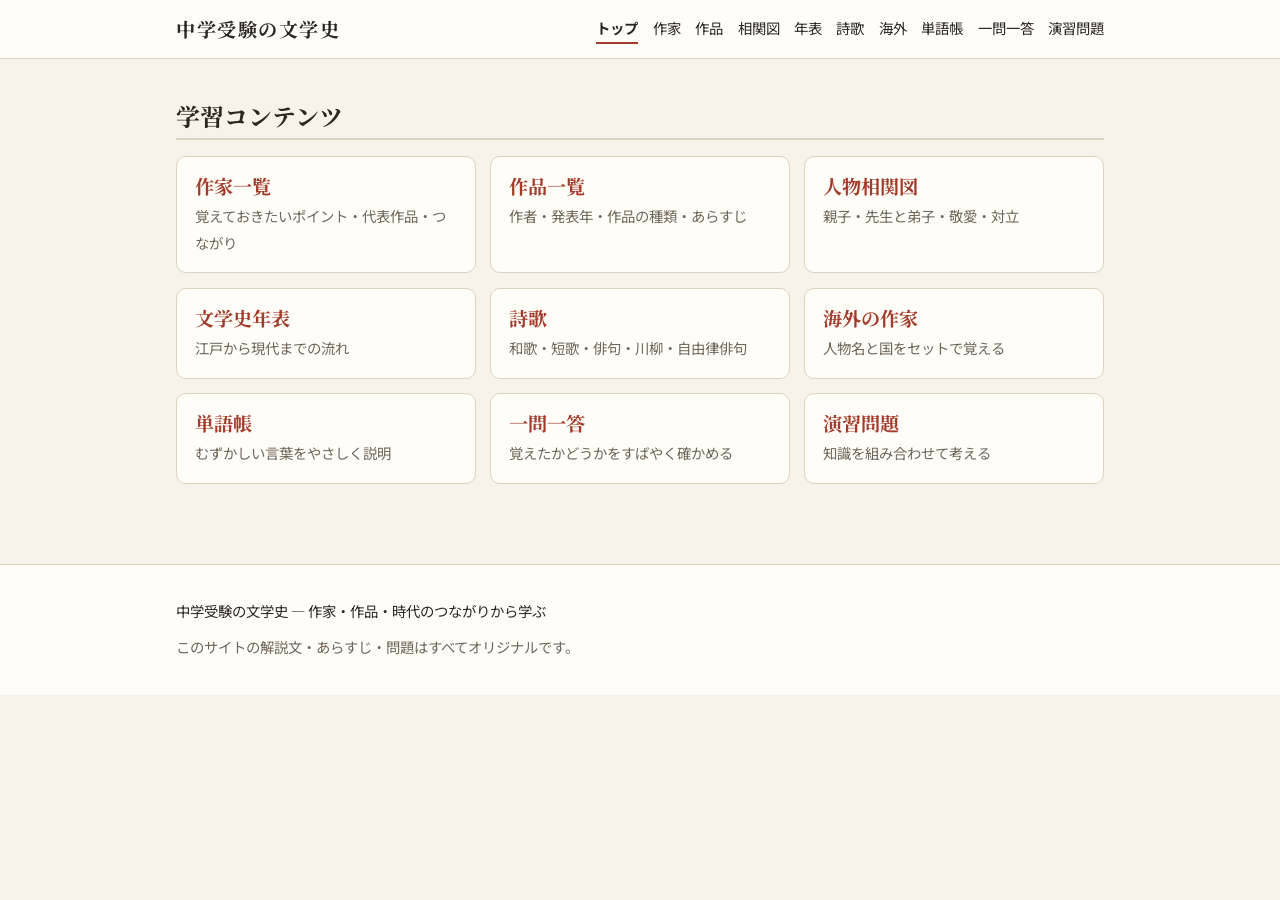
<file: index.html>
<!doctype html>
<html lang="ja">
<head>
  <meta charset="utf-8">
  <meta name="viewport" content="width=device-width, initial-scale=1">
  <title>中学受験の文学史</title>
  <meta name="description" content="作家・作品・時代・人物のつながりから文学史を学び、問題を解く力をつける中学受験生向けの学習サイト。">
  <link rel="preconnect" href="https://fonts.googleapis.com">
  <link rel="preconnect" href="https://fonts.gstatic.com" crossorigin>
  <link rel="stylesheet" href="https://fonts.googleapis.com/css2?family=Noto+Sans+JP:wght@400;700&family=Noto+Serif+JP:wght@700&display=swap">
  <link rel="stylesheet" href="style.css?v=20261112e">
</head>
<body>
  <a class="skip" href="#main">本文へ移動</a>
  <header class="site-header">
    <div class="wrap header-inner">
      <a class="brand" href="index.html">中学受験の文学史</a>
      <nav aria-label="メインメニュー">
        <ul class="nav">
          <li><a href="index.html" aria-current="page">トップ</a></li>
          <li><a href="authors.html">作家</a></li>
          <li><a href="works.html">作品</a></li>
          <li><a href="relations.html">相関図</a></li>
          <li><a href="timeline.html">年表</a></li>
          <li><a href="poetry.html">詩歌</a></li>
          <li><a href="foreign.html">海外</a></li>
          <li><a href="glossary.html">単語帳</a></li>
          <li><a href="ichimon.html">一問一答</a></li>
          <li><a href="quiz.html">演習問題</a></li>
        </ul>
      </nav>
    </div>
  </header>

  <main id="main" class="wrap">
    <h1 class="visually-hidden">中学受験の文学史</h1>
    <section>
      <h2>学習コンテンツ</h2>
      <div class="grid">
        <a class="tile" href="authors.html"><h3>作家一覧</h3><p>覚えておきたいポイント・代表作品・つながり</p></a>
        <a class="tile" href="works.html"><h3>作品一覧</h3><p>作者・発表年・作品の種類・あらすじ</p></a>
        <a class="tile" href="relations.html"><h3>人物相関図</h3><p>親子・先生と弟子・敬愛・対立</p></a>
        <a class="tile" href="timeline.html"><h3>文学史年表</h3><p>江戸から現代までの流れ</p></a>
        <a class="tile" href="poetry.html"><h3>詩歌</h3><p>和歌・短歌・俳句・川柳・自由律俳句</p></a>
        <a class="tile" href="foreign.html"><h3>海外の作家</h3><p>人物名と国をセットで覚える</p></a>
        <a class="tile" href="glossary.html"><h3>単語帳</h3><p>むずかしい言葉をやさしく説明</p></a>
        <a class="tile" href="ichimon.html"><h3>一問一答</h3><p>覚えたかどうかをすばやく確かめる</p></a>
        <a class="tile" href="quiz.html"><h3>演習問題</h3><p>知識を組み合わせて考える</p></a>
      </div>
    </section>
  </main>

  <footer class="site-footer">
    <div class="wrap">
      <p>中学受験の文学史 ― 作家・作品・時代のつながりから学ぶ</p>
      <p class="muted">このサイトの解説文・あらすじ・問題はすべてオリジナルです。</p>
    </div>
  </footer>
</body>
</html>
</file>
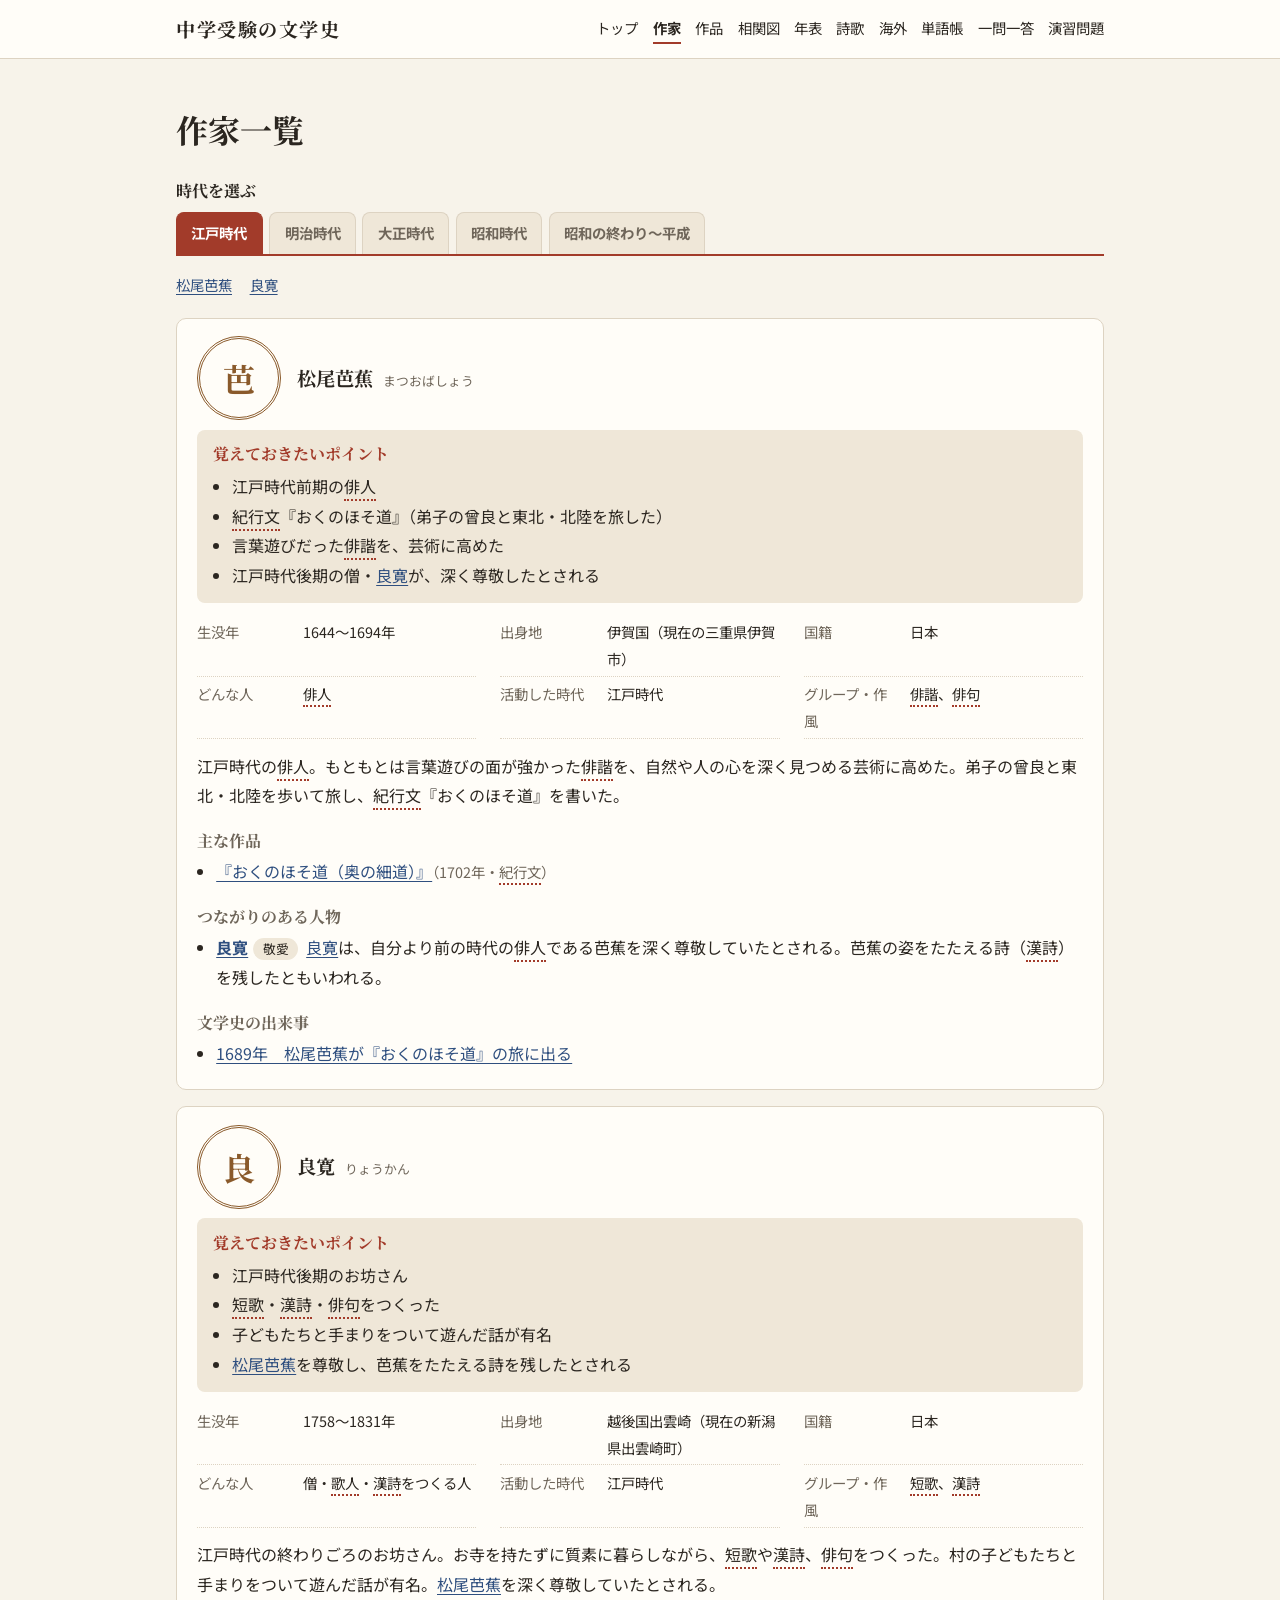
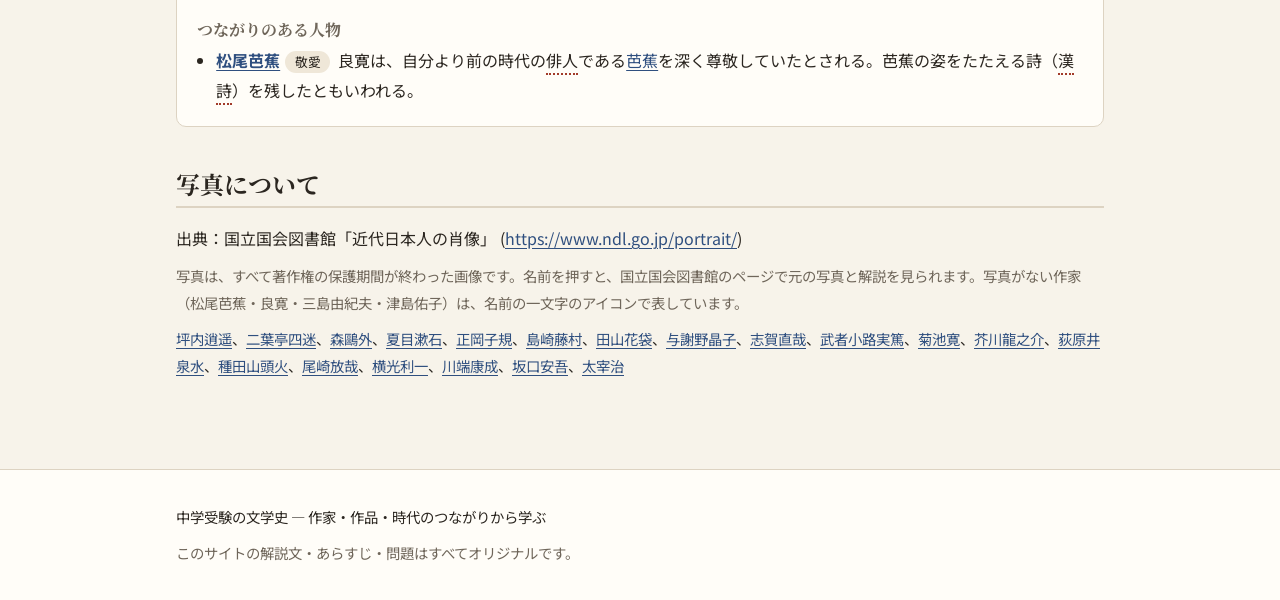
<file: authors.html>
<!doctype html>
<html lang="ja">
<head>
  <meta charset="utf-8">
  <meta name="viewport" content="width=device-width, initial-scale=1">
  <title>作家一覧｜中学受験の文学史</title>
  <meta name="description" content="作家の覚えておきたいポイント・代表作品・つながり・エピソードを時代別にまとめた一覧。">
  <link rel="preconnect" href="https://fonts.googleapis.com">
  <link rel="preconnect" href="https://fonts.gstatic.com" crossorigin>
  <link rel="stylesheet" href="https://fonts.googleapis.com/css2?family=Noto+Sans+JP:wght@400;700&family=Noto+Serif+JP:wght@700&display=swap">
  <link rel="stylesheet" href="style.css?v=20261112e">
</head>
<body>
  <a class="skip" href="#main">本文へ移動</a>
  <header class="site-header">
    <div class="wrap header-inner">
      <a class="brand" href="index.html">中学受験の文学史</a>
      <nav aria-label="メインメニュー">
        <ul class="nav">
          <li><a href="index.html">トップ</a></li>
          <li><a href="authors.html" aria-current="page">作家</a></li>
          <li><a href="works.html">作品</a></li>
          <li><a href="relations.html">相関図</a></li>
          <li><a href="timeline.html">年表</a></li>
          <li><a href="poetry.html">詩歌</a></li>
          <li><a href="foreign.html">海外</a></li>
          <li><a href="glossary.html">単語帳</a></li>
          <li><a href="ichimon.html">一問一答</a></li>
          <li><a href="quiz.html">演習問題</a></li>
        </ul>
      </nav>
    </div>
  </header>

  <main id="main" class="wrap">
    <div class="page-head">
      <h1>作家一覧</h1>
    </div>

    <p class="tabs-label" id="tabs-label">時代を選ぶ</p>
    <nav class="tabs" aria-labelledby="tabs-label">
      <a class="tab tab-g-edo" href="#g-edo">江戸時代</a>
      <a class="tab tab-g-meiji" href="#g-meiji">明治時代</a>
      <a class="tab tab-g-taisho" href="#g-taisho">大正時代</a>
      <a class="tab tab-g-showa" href="#g-showa">昭和時代</a>
      <a class="tab tab-g-modern" href="#g-modern">昭和の終わり〜平成</a>
    </nav>
    <div class="panels">

    <section class="panel" id="g-edo">
      <h2 class="visually-hidden">江戸時代</h2>
      <ul class="word-index"><li><a href="#matsuo-basho">松尾芭蕉</a></li><li><a href="#ryokan">良寛</a></li></ul>

      <article class="card person" id="matsuo-basho">
        <div class="person-head">
          <div class="portrait mono mono-edo" aria-hidden="true"><span>芭</span></div>
          <h3>松尾芭蕉<span class="kana">まつおばしょう</span></h3>
        </div>
        <div class="points">
          <p class="points-title">覚えておきたいポイント</p>
          <ul>
            <li>江戸時代前期の<a class="word" href="glossary.html#term-haijin">俳人</a></li>
            <li><a class="word" href="glossary.html#term-kikobun">紀行文</a>『おくのほそ道』（弟子の曾良と東北・北陸を旅した）</li>
            <li>言葉遊びだった<a class="word" href="glossary.html#term-haikai">俳諧</a>を、芸術に高めた</li>
            <li>江戸時代後期の僧・<a class="person" href="authors.html#ryokan">良寛</a>が、深く尊敬したとされる</li>
          </ul>
        </div>
        <dl class="facts">
          <div><dt>生没年</dt><dd>1644〜1694年</dd></div>
          <div><dt>出身地</dt><dd>伊賀国（現在の三重県伊賀市）</dd></div>
          <div><dt>国籍</dt><dd>日本</dd></div>
          <div><dt>どんな人</dt><dd><a class="word" href="glossary.html#term-haijin">俳人</a></dd></div>
          <div><dt>活動した時代</dt><dd>江戸時代</dd></div>
          <div><dt>グループ・作風</dt><dd><a class="word" href="glossary.html#term-haikai">俳諧</a>、<a class="word" href="glossary.html#term-haiku">俳句</a></dd></div>
        </dl>
        <p>江戸時代の<a class="word" href="glossary.html#term-haijin">俳人</a>。もともとは言葉遊びの面が強かった<a class="word" href="glossary.html#term-haikai">俳諧</a>を、自然や人の心を深く見つめる芸術に高めた。弟子の曾良と東北・北陸を歩いて旅し、<a class="word" href="glossary.html#term-kikobun">紀行文</a>『おくのほそ道』を書いた。</p>
        <h4>主な作品</h4>
        <ul class="list">
          <li><a href="works.html#oku-no-hosomichi">『おくのほそ道（奥の細道）』</a><span class="muted">（1702年・<a class="word" href="glossary.html#term-kikobun">紀行文</a>）</span></li>
        </ul>
        <h4>つながりのある人物</h4>
        <ul class="list rel-list">
          <li><strong><a href="authors.html#ryokan">良寛</a></strong><span class="tag">敬愛</span><a class="person" href="authors.html#ryokan">良寛</a>は、自分より前の時代の<a class="word" href="glossary.html#term-haijin">俳人</a>である芭蕉を深く尊敬していたとされる。芭蕉の姿をたたえる詩（<a class="word" href="glossary.html#term-kanshi">漢詩</a>）を残したともいわれる。</li>
        </ul>
        <h4>文学史の出来事</h4>
        <ul class="list">
          <li><a href="timeline.html#ev-1689-oku-no-hosomichi-journey">1689年　松尾芭蕉が『おくのほそ道』の旅に出る</a></li>
        </ul>
      </article>

      <article class="card person" id="ryokan">
        <!-- 要確認: 芭蕉を尊敬し、芭蕉をたたえる漢詩（賛）を残したとされる点の出典を確認する。 -->
        <div class="person-head">
          <div class="portrait mono mono-edo" aria-hidden="true"><span>良</span></div>
          <h3>良寛<span class="kana">りょうかん</span></h3>
        </div>
        <div class="points">
          <p class="points-title">覚えておきたいポイント</p>
          <ul>
            <li>江戸時代後期のお坊さん</li>
            <li><a class="word" href="glossary.html#term-tanka">短歌</a>・<a class="word" href="glossary.html#term-kanshi">漢詩</a>・<a class="word" href="glossary.html#term-haiku">俳句</a>をつくった</li>
            <li>子どもたちと手まりをついて遊んだ話が有名</li>
            <li><a class="person" href="authors.html#matsuo-basho">松尾芭蕉</a>を尊敬し、芭蕉をたたえる詩を残したとされる</li>
          </ul>
        </div>
        <dl class="facts">
          <div><dt>生没年</dt><dd>1758〜1831年</dd></div>
          <div><dt>出身地</dt><dd>越後国出雲崎（現在の新潟県出雲崎町）</dd></div>
          <div><dt>国籍</dt><dd>日本</dd></div>
          <div><dt>どんな人</dt><dd>僧・<a class="word" href="glossary.html#term-haijin">歌人</a>・<a class="word" href="glossary.html#term-kanshi">漢詩</a>をつくる人</dd></div>
          <div><dt>活動した時代</dt><dd>江戸時代</dd></div>
          <div><dt>グループ・作風</dt><dd><a class="word" href="glossary.html#term-tanka">短歌</a>、<a class="word" href="glossary.html#term-kanshi">漢詩</a></dd></div>
        </dl>
        <p>江戸時代の終わりごろのお坊さん。お寺を持たずに質素に暮らしながら、<a class="word" href="glossary.html#term-tanka">短歌</a>や<a class="word" href="glossary.html#term-kanshi">漢詩</a>、<a class="word" href="glossary.html#term-haiku">俳句</a>をつくった。村の子どもたちと手まりをついて遊んだ話が有名。<a class="person" href="authors.html#matsuo-basho">松尾芭蕉</a>を深く尊敬していたとされる。</p>
        <h4>つながりのある人物</h4>
        <ul class="list rel-list">
          <li><strong><a href="authors.html#matsuo-basho">松尾芭蕉</a></strong><span class="tag">敬愛</span>良寛は、自分より前の時代の<a class="word" href="glossary.html#term-haijin">俳人</a>である<a class="person" href="authors.html#matsuo-basho">芭蕉</a>を深く尊敬していたとされる。芭蕉の姿をたたえる詩（<a class="word" href="glossary.html#term-kanshi">漢詩</a>）を残したともいわれる。</li>
        </ul>
      </article>
    </section>

    <section class="panel" id="g-meiji">
      <h2 class="visually-hidden">明治時代</h2>
      <ul class="word-index"><li><a href="#tsubouchi-shoyo">坪内逍遥</a></li><li><a href="#futabatei-shimei">二葉亭四迷</a></li><li><a href="#mori-ogai">森鷗外</a></li><li><a href="#natsume-soseki">夏目漱石</a></li><li><a href="#masaoka-shiki">正岡子規</a></li><li><a href="#shimazaki-toson">島崎藤村</a></li><li><a href="#tayama-katai">田山花袋</a></li><li><a href="#yosano-akiko">与謝野晶子</a></li></ul>

      <article class="card person" id="tsubouchi-shoyo">
        <div class="person-head">
          <figure class="portrait"><img src="images/authors/tsubouchi-shoyo.jpg" alt="坪内逍遥の写真" width="240" height="334" loading="lazy"><figcaption><a href="#photo-credits">出典</a></figcaption></figure>
          <h3>坪内逍遥<span class="kana">つぼうちしょうよう</span></h3>
        </div>
        <div class="points">
          <p class="points-title">覚えておきたいポイント</p>
          <ul>
            <li><a class="word" href="glossary.html#term-hyoron">評論</a>『小説神髄』で、<a class="word" href="glossary.html#term-realism">リアリズム</a>（写実主義）を唱えた</li>
            <li><a class="person" href="authors.html#futabatei-shimei">二葉亭四迷</a>が『浮雲』を書くのを後押しした</li>
            <li>イギリスの<a class="person" href="foreign.html#f-shakespeare">シェイクスピア</a>の作品をすべて日本語に訳した</li>
          </ul>
        </div>
        <dl class="facts">
          <div><dt>生没年</dt><dd>1859〜1935年</dd></div>
          <div><dt>出身地</dt><dd>美濃国（現在の岐阜県美濃加茂市）</dd></div>
          <div><dt>国籍</dt><dd>日本</dd></div>
          <div><dt><a class="word" href="glossary.html#term-penname">本名</a></dt><dd>坪内雄蔵</dd></div>
          <div><dt>どんな人</dt><dd>小説家・<a class="word" href="glossary.html#term-hyoron">評論</a>家・劇作家・翻訳家</dd></div>
          <div><dt>活動した時代</dt><dd>明治時代・大正時代</dd></div>
          <div><dt>グループ・作風</dt><dd><a class="word" href="glossary.html#term-realism">リアリズム（写実主義）</a></dd></div>
        </dl>
        <p><a class="word" href="glossary.html#term-hyoron">評論</a>『小説神髄』で、「小説は、人の心や世の中をありのままに写すものだ」と唱え、日本の新しい小説の出発点をつくった。<a class="person" href="foreign.html#f-shakespeare">シェイクスピア</a>の作品をすべて日本語に訳したことでも知られる。</p>
        <h4>主な作品</h4>
        <ul class="list">
          <li><a href="works.html#shosetsu-shinzui">『小説神髄』</a><span class="muted">（1885年・<a class="word" href="glossary.html#term-hyoron">評論</a>）</span></li>
        </ul>
        <h4>つながりのある人物</h4>
        <ul class="list rel-list">
          <li><strong><a href="authors.html#futabatei-shimei">二葉亭四迷</a></strong><span class="tag">助言・後押し</span>二葉亭は逍遥の『小説神髄』に刺激を受け、逍遥の助言を受けながら『浮雲』を書いた。</li>
        </ul>
      </article>

      <article class="card person" id="futabatei-shimei">
        <div class="person-head">
          <figure class="portrait"><img src="images/authors/futabatei-shimei.jpg" alt="二葉亭四迷の写真" width="240" height="311" loading="lazy"><figcaption><a href="#photo-credits">出典</a></figcaption></figure>
          <h3>二葉亭四迷<span class="kana">ふたばていしめい</span></h3>
        </div>
        <div class="points">
          <p class="points-title">覚えておきたいポイント</p>
          <ul>
            <li>小説『浮雲』</li>
            <li>ふだん話す言葉に近い書き方（<a class="word" href="glossary.html#term-genbun">言文一致</a>）で書いた</li>
            <li><a class="person" href="authors.html#tsubouchi-shoyo">坪内逍遥</a>の考え（<a class="word" href="glossary.html#term-realism">リアリズム</a>）を作品にした</li>
          </ul>
        </div>
        <dl class="facts">
          <div><dt>生没年</dt><dd>1864〜1909年</dd></div>
          <div><dt>出身地</dt><dd>江戸（現在の東京都）</dd></div>
          <div><dt>国籍</dt><dd>日本</dd></div>
          <div><dt><a class="word" href="glossary.html#term-penname">本名</a></dt><dd>長谷川辰之助</dd></div>
          <div><dt>どんな人</dt><dd>小説家・翻訳家</dd></div>
          <div><dt>活動した時代</dt><dd>明治時代</dd></div>
          <div><dt>グループ・作風</dt><dd><a class="word" href="glossary.html#term-realism">リアリズム（写実主義）</a>、<a class="word" href="glossary.html#term-genbun">言文一致</a></dd></div>
        </dl>
        <p>ふだん話す言葉に近い書き方（<a class="word" href="glossary.html#term-genbun">言文一致</a>）で小説『浮雲』を書き、<a class="person" href="authors.html#tsubouchi-shoyo">坪内逍遥</a>が唱えた<a class="word" href="glossary.html#term-realism">リアリズム</a>を、実際の作品の形にした。ロシアの小説の翻訳でも活躍した。</p>
        <h4>主な作品</h4>
        <ul class="list">
          <li><a href="works.html#ukigumo">『浮雲』</a><span class="muted">（1887年・<a class="word" href="glossary.html#term-length">長編小説</a>）</span></li>
        </ul>
        <h4>つながりのある人物</h4>
        <ul class="list rel-list">
          <li><strong><a href="authors.html#tsubouchi-shoyo">坪内逍遥</a></strong><span class="tag">助言・後押し</span>二葉亭は<a class="person" href="authors.html#tsubouchi-shoyo">逍遥</a>の『小説神髄』に刺激を受け、逍遥の助言を受けながら『浮雲』を書いた。</li>
        </ul>
      </article>

      <article class="card person" id="mori-ogai">
        <div class="person-head">
          <figure class="portrait"><img src="images/authors/mori-ogai.jpg" alt="森鷗外の写真" width="240" height="344" loading="lazy"><figcaption><a href="#photo-credits">出典</a></figcaption></figure>
          <h3>森鷗外<span class="kana">もりおうがい</span></h3>
        </div>
        <div class="points">
          <p class="points-title">覚えておきたいポイント</p>
          <ul>
            <li>『舞姫』（ドイツ留学の体験がもと）、『高瀬舟』（<a class="word" href="glossary.html#term-rekishi">歴史小説</a>）</li>
            <li>作家であり、陸軍の軍医でもあった</li>
            <li><a class="person" href="authors.html#natsume-soseki">夏目漱石</a>と並ぶ明治の<a class="word" href="glossary.html#term-bungo">文豪</a>（<a class="word" href="glossary.html#term-anti-naturalism">反自然主義</a>）</li>
          </ul>
        </div>
        <dl class="facts">
          <div><dt>生没年</dt><dd>1862〜1922年</dd></div>
          <div><dt>出身地</dt><dd>石見国津和野（現在の島根県津和野町）</dd></div>
          <div><dt>国籍</dt><dd>日本</dd></div>
          <div><dt><a class="word" href="glossary.html#term-penname">本名</a></dt><dd>森林太郎</dd></div>
          <div><dt>どんな人</dt><dd>小説家・翻訳家・軍医（陸軍のお医者さん）</dd></div>
          <div><dt>活動した時代</dt><dd>明治時代・大正時代</dd></div>
          <div><dt>グループ・作風</dt><dd><a class="word" href="glossary.html#term-romanticism">浪漫主義</a>、<a class="word" href="glossary.html#term-anti-naturalism">反自然主義</a></dd></div>
        </dl>
        <p>陸軍のお医者さん（軍医）としてドイツに留学し、そのときの体験をもとに『舞姫』を書いた。医者と作家の二つの仕事を続け、年をとってからは『高瀬舟』などの<a class="word" href="glossary.html#term-rekishi">歴史小説</a>を書いた。<a class="person" href="authors.html#natsume-soseki">夏目漱石</a>と並ぶ明治の<a class="word" href="glossary.html#term-bungo">文豪</a>。</p>
        <h4>主な作品</h4>
        <ul class="list">
          <li><a href="works.html#maihime">『舞姫』</a><span class="muted">（1890年・<a class="word" href="glossary.html#term-length">短編小説</a>）</span></li>
          <li><a href="works.html#takasebune">『高瀬舟』</a><span class="muted">（1916年・<a class="word" href="glossary.html#term-length">短編小説</a>）</span></li>
        </ul>
        <h4>つながりのある人物</h4>
        <ul class="list rel-list">
          <li><strong><a href="authors.html#natsume-soseki">夏目漱石</a></strong><span class="tag">ともに反自然主義</span>二人は先生と弟子や、同じグループの仲間という関係ではない。明治の終わりに<a class="word" href="glossary.html#term-naturalism">自然主義</a>が大流行したとき、どちらもその流れに加わらず自分の道を進んだため、ともに「<a class="word" href="glossary.html#term-anti-naturalism">反自然主義</a>」の<a class="word" href="glossary.html#term-bungo">文豪</a>とよばれる。</li>
        </ul>
      </article>

      <article class="card person" id="natsume-soseki">
        <div class="person-head">
          <figure class="portrait"><img src="images/authors/natsume-soseki.jpg" alt="夏目漱石の写真" width="240" height="350" loading="lazy"><figcaption><a href="#photo-credits">出典</a></figcaption></figure>
          <h3>夏目漱石<span class="kana">なつめそうせき</span></h3>
        </div>
        <div class="points">
          <p class="points-title">覚えておきたいポイント</p>
          <ul>
            <li>『吾輩は猫である』『坊っちゃん』『こころ』など、作品の数が多い</li>
            <li>前期<a class="word" href="glossary.html#term-sanbusaku">三部作</a>は『三四郎』『それから』『門』、後期三部作は『彼岸過迄』『行人』『こころ』</li>
            <li><a class="person" href="authors.html#akutagawa-ryunosuke">芥川龍之介</a>の先生（芥川は<a class="word" href="glossary.html#term-monkasei">門下生</a>）</li>
            <li>同じころの<a class="person" href="authors.html#mori-ogai">森鷗外</a>や、弟子の<a class="person" href="authors.html#akutagawa-ryunosuke">芥川龍之介</a>の作品と見分けられるようにしよう</li>
          </ul>
        </div>
        <dl class="facts">
          <div><dt>生没年</dt><dd>1867〜1916年</dd></div>
          <div><dt>出身地</dt><dd>江戸の牛込（現在の東京都新宿区）</dd></div>
          <div><dt>国籍</dt><dd>日本</dd></div>
          <div><dt><a class="word" href="glossary.html#term-penname">本名</a></dt><dd>夏目金之助</dd></div>
          <div><dt>どんな人</dt><dd>小説家・英文学者</dd></div>
          <div><dt>活動した時代</dt><dd>明治時代・大正時代</dd></div>
          <div><dt>グループ・作風</dt><dd><a class="word" href="glossary.html#term-anti-naturalism">反自然主義</a></dd></div>
        </dl>
        <p>英語の先生をしたあとイギリスに留学し、『吾輩は猫である』で作家として注目された。その後は新聞に小説を<a class="word" href="glossary.html#term-rensai">連載</a>する作家になり、『三四郎』『こころ』など、人の心を深く描いた作品をたくさん書いた。<a class="person" href="authors.html#mori-ogai">森鷗外</a>と並ぶ<a class="word" href="glossary.html#term-bungo">文豪</a>で、<a class="person" href="authors.html#akutagawa-ryunosuke">芥川龍之介</a>は漱石の<a class="word" href="glossary.html#term-monkasei">門下生</a>。</p>
        <h4>主な作品</h4>
        <ul class="list">
          <li><a href="works.html#wagahai-wa-neko-dearu">『吾輩は猫である』</a><span class="muted">（1905年・<a class="word" href="glossary.html#term-length">長編小説</a>）</span></li>
          <li><a href="works.html#botchan">『坊っちゃん』</a><span class="muted">（1906年・<a class="word" href="glossary.html#term-length">中編小説</a>）</span></li>
          <li><a href="works.html#sanshiro">『三四郎』</a><span class="muted">（1908年・<a class="word" href="glossary.html#term-length">長編小説</a>・前期<a class="word" href="glossary.html#term-sanbusaku">三部作</a>）</span></li>
          <li><a href="works.html#yume-juya">『夢十夜』</a><span class="muted">（1908年・<a class="word" href="glossary.html#term-length">短編小説</a>）</span></li>
          <li><a href="works.html#sorekara">『それから』</a><span class="muted">（1909年・<a class="word" href="glossary.html#term-length">長編小説</a>・前期<a class="word" href="glossary.html#term-sanbusaku">三部作</a>）</span></li>
          <li><a href="works.html#mon">『門』</a><span class="muted">（1910年・<a class="word" href="glossary.html#term-length">長編小説</a>・前期<a class="word" href="glossary.html#term-sanbusaku">三部作</a>）</span></li>
          <li><a href="works.html#higan-sugi-made">『彼岸過迄』</a><span class="muted">（1912年・<a class="word" href="glossary.html#term-length">長編小説</a>・後期<a class="word" href="glossary.html#term-sanbusaku">三部作</a>）</span></li>
          <li><a href="works.html#kojin">『行人』</a><span class="muted">（1912年・<a class="word" href="glossary.html#term-length">長編小説</a>・後期<a class="word" href="glossary.html#term-sanbusaku">三部作</a>）</span></li>
          <li><a href="works.html#kokoro">『こころ』</a><span class="muted">（1914年・<a class="word" href="glossary.html#term-length">長編小説</a>・後期<a class="word" href="glossary.html#term-sanbusaku">三部作</a>）</span></li>
          <li><a href="works.html#meian">『明暗』</a><span class="muted">（1916年・<a class="word" href="glossary.html#term-length">長編小説</a>）</span></li>
        </ul>
        <h4>つながりのある人物</h4>
        <ul class="list rel-list">
          <li><strong><a href="authors.html#akutagawa-ryunosuke">芥川龍之介</a></strong><span class="tag">師弟</span>芥川は、漱石の家で開かれていた弟子たちの集まり（木曜会）に通っていた。芥川の『鼻』を漱石が手紙で大絶賛し、芥川が作家として認められるきっかけになった。</li>
          <li><strong><a href="authors.html#masaoka-shiki">正岡子規</a></strong><span class="tag">親友</span>二人は学生時代からの親友。漱石は<a class="person" href="authors.html#masaoka-shiki">子規</a>から<a class="word" href="glossary.html#term-haiku">俳句</a>を教わった。漱石の『吾輩は猫である』は、子規の仲間がつくった俳句雑誌『ホトトギス』にのった。</li>
          <li><strong><a href="authors.html#mori-ogai">森鷗外</a></strong><span class="tag">ともに反自然主義</span>二人は先生と弟子や、同じグループの仲間という関係ではない。明治の終わりに<a class="word" href="glossary.html#term-naturalism">自然主義</a>が大流行したとき、どちらもその流れに加わらず自分の道を進んだため、ともに「<a class="word" href="glossary.html#term-anti-naturalism">反自然主義</a>」の<a class="word" href="glossary.html#term-bungo">文豪</a>とよばれる。</li>
        </ul>
        <h4>文学史の出来事</h4>
        <ul class="list">
          <li><a href="timeline.html#ev-1916-soseki-praises-hana">1916年　夏目漱石が芥川龍之介の『鼻』を絶賛</a></li>
        </ul>
      </article>

      <article class="card person" id="masaoka-shiki">
        <div class="person-head">
          <figure class="portrait"><img src="images/authors/masaoka-shiki.jpg" alt="正岡子規の写真" width="240" height="272" loading="lazy"><figcaption><a href="#photo-credits">出典</a></figcaption></figure>
          <h3>正岡子規<span class="kana">まさおかしき</span></h3>
        </div>
        <div class="points">
          <p class="points-title">覚えておきたいポイント</p>
          <ul>
            <li><a class="person" href="authors.html#natsume-soseki">夏目漱石</a>の学生時代からの親友</li>
            <li>見たままを描く「<a class="word" href="glossary.html#term-shasei">写生</a>」で、<a class="word" href="glossary.html#term-haiku">俳句</a>と<a class="word" href="glossary.html#term-tanka">短歌</a>を新しくした</li>
            <li>「<a class="word" href="glossary.html#term-haiku">俳句</a>」というよび方を広めた</li>
            <li><a class="word" href="glossary.html#term-zuihitsu">随筆</a>『病牀六尺』</li>
          </ul>
        </div>
        <dl class="facts">
          <div><dt>生没年</dt><dd>1867〜1902年</dd></div>
          <div><dt>出身地</dt><dd>伊予国（現在の愛媛県松山市）</dd></div>
          <div><dt>国籍</dt><dd>日本</dd></div>
          <div><dt><a class="word" href="glossary.html#term-penname">本名</a></dt><dd>正岡常規</dd></div>
          <div><dt>どんな人</dt><dd><a class="word" href="glossary.html#term-haijin">俳人</a>・歌人</dd></div>
          <div><dt>活動した時代</dt><dd>明治時代</dd></div>
          <div><dt>グループ・作風</dt><dd><a class="word" href="glossary.html#term-haiku">俳句</a>、<a class="word" href="glossary.html#term-tanka">短歌</a>、<a class="word" href="glossary.html#term-shasei">写生</a></dd></div>
        </dl>
        <p>見たものをありのままに言葉で描く「<a class="word" href="glossary.html#term-shasei">写生</a>」を大切にして、<a class="word" href="glossary.html#term-haiku">俳句</a>と<a class="word" href="glossary.html#term-tanka">短歌</a>を新しく生まれ変わらせた。「俳句」というよび方を広めた人でもある。<a class="person" href="authors.html#natsume-soseki">夏目漱石</a>とは学生時代からの親友。重い病気で寝たきりになってからも、<a class="word" href="glossary.html#term-zuihitsu">随筆</a>『病牀六尺』などを書き続けた。</p>
        <h4>主な作品</h4>
        <ul class="list">
          <li><a href="works.html#byosho-rokushaku">『病牀六尺』</a><span class="muted">（1902年・<a class="word" href="glossary.html#term-zuihitsu">随筆</a>）</span></li>
        </ul>
        <h4>つながりのある人物</h4>
        <ul class="list rel-list">
          <li><strong><a href="authors.html#natsume-soseki">夏目漱石</a></strong><span class="tag">親友</span>二人は学生時代からの親友。<a class="person" href="authors.html#natsume-soseki">漱石</a>は子規から<a class="word" href="glossary.html#term-haiku">俳句</a>を教わった。漱石の『吾輩は猫である』は、子規の仲間がつくった俳句雑誌『ホトトギス』にのった。</li>
        </ul>
      </article>

      <article class="card person" id="shimazaki-toson">
        <div class="person-head">
          <figure class="portrait"><img src="images/authors/shimazaki-toson.jpg" alt="島崎藤村の写真" width="240" height="360" loading="lazy"><figcaption><a href="#photo-credits">出典</a></figcaption></figure>
          <h3>島崎藤村<span class="kana">しまざきとうそん</span></h3>
        </div>
        <div class="points">
          <p class="points-title">覚えておきたいポイント</p>
          <ul>
            <li>詩集『若菜集』（<a class="word" href="glossary.html#term-romanticism">浪漫主義</a>の詩）</li>
            <li>小説『破戒』（<a class="word" href="glossary.html#term-naturalism">自然主義</a>の代表作）</li>
            <li><a class="word" href="glossary.html#term-romanticism">浪漫主義</a>の詩人から、<a class="word" href="glossary.html#term-naturalism">自然主義</a>の小説家へ移った</li>
            <li><a class="person" href="authors.html#tayama-katai">田山花袋</a>の友人</li>
          </ul>
        </div>
        <dl class="facts">
          <div><dt>生没年</dt><dd>1872〜1943年</dd></div>
          <div><dt>出身地</dt><dd>筑摩県馬籠（現在の岐阜県中津川市）</dd></div>
          <div><dt>国籍</dt><dd>日本</dd></div>
          <div><dt><a class="word" href="glossary.html#term-penname">本名</a></dt><dd>島崎春樹</dd></div>
          <div><dt>どんな人</dt><dd>詩人・小説家</dd></div>
          <div><dt>活動した時代</dt><dd>明治時代・大正時代・昭和時代</dd></div>
          <div><dt>グループ・作風</dt><dd><a class="word" href="glossary.html#term-romanticism">浪漫主義</a>、<a class="word" href="glossary.html#term-naturalism">自然主義</a></dd></div>
        </dl>
        <p>はじめは詩集『若菜集』で、恋や青春の気持ちをうたう<a class="word" href="glossary.html#term-romanticism">浪漫主義</a>の詩人として活躍した。のちに小説『破戒』を書き、<a class="word" href="glossary.html#term-naturalism">自然主義</a>を代表する作家になった。</p>
        <h4>主な作品</h4>
        <ul class="list">
          <li><a href="works.html#wakanashu">『若菜集』</a><span class="muted">（1897年・詩集）</span></li>
          <li><a href="works.html#hakai">『破戒』</a><span class="muted">（1906年・<a class="word" href="glossary.html#term-length">長編小説</a>）</span></li>
        </ul>
        <h4>つながりのある人物</h4>
        <ul class="list rel-list">
          <li><strong><a href="authors.html#tayama-katai">田山花袋</a></strong><span class="tag">自然主義の仲間</span>二人は若いころからの友人で、ともに<a class="word" href="glossary.html#term-naturalism">自然主義</a>を代表する作家になった。藤村の『破戒』と花袋の『蒲団』は、自然主義の代表作としてセットで覚えよう。</li>
        </ul>
      </article>

      <article class="card person" id="tayama-katai">
        <div class="person-head">
          <figure class="portrait"><img src="images/authors/tayama-katai.jpg" alt="田山花袋の写真" width="240" height="330" loading="lazy"><figcaption><a href="#photo-credits">出典</a></figcaption></figure>
          <h3>田山花袋<span class="kana">たやまかたい</span></h3>
        </div>
        <div class="points">
          <p class="points-title">覚えておきたいポイント</p>
          <ul>
            <li>小説『蒲団』（<a class="word" href="glossary.html#term-naturalism">自然主義</a>の代表作）</li>
            <li>『蒲団』は<a class="word" href="glossary.html#term-shishosetsu">私小説</a>の始まりともいわれる</li>
            <li><a class="person" href="authors.html#shimazaki-toson">島崎藤村</a>の友人</li>
          </ul>
        </div>
        <dl class="facts">
          <div><dt>生没年</dt><dd>1872〜1930年</dd></div>
          <div><dt>出身地</dt><dd>栃木県館林（現在の群馬県館林市）</dd></div>
          <div><dt>国籍</dt><dd>日本</dd></div>
          <div><dt><a class="word" href="glossary.html#term-penname">本名</a></dt><dd>田山録弥</dd></div>
          <div><dt>どんな人</dt><dd>小説家</dd></div>
          <div><dt>活動した時代</dt><dd>明治時代・大正時代</dd></div>
          <div><dt>グループ・作風</dt><dd><a class="word" href="glossary.html#term-naturalism">自然主義</a>、<a class="word" href="glossary.html#term-shishosetsu">私小説</a></dd></div>
        </dl>
        <p>自分自身の体験をもとに書いた小説『蒲団』が大きな話題になり、<a class="word" href="glossary.html#term-naturalism">自然主義</a>の流れを決定づけた。この作品は、<a class="word" href="glossary.html#term-shishosetsu">私小説</a>の始まりともいわれる。</p>
        <h4>主な作品</h4>
        <ul class="list">
          <li><a href="works.html#futon">『蒲団』</a><span class="muted">（1907年・<a class="word" href="glossary.html#term-length">中編小説</a>）</span></li>
        </ul>
        <h4>つながりのある人物</h4>
        <ul class="list rel-list">
          <li><strong><a href="authors.html#shimazaki-toson">島崎藤村</a></strong><span class="tag">自然主義の仲間</span>二人は若いころからの友人で、ともに<a class="word" href="glossary.html#term-naturalism">自然主義</a>を代表する作家になった。藤村の『破戒』と花袋の『蒲団』は、自然主義の代表作としてセットで覚えよう。</li>
        </ul>
      </article>

      <article class="card person" id="yosano-akiko">
        <div class="person-head">
          <figure class="portrait"><img src="images/authors/yosano-akiko.jpg" alt="与謝野晶子の写真" width="240" height="326" loading="lazy"><figcaption><a href="#photo-credits">出典</a></figcaption></figure>
          <h3>与謝野晶子<span class="kana">よさのあきこ</span></h3>
        </div>
        <div class="points">
          <p class="points-title">覚えておきたいポイント</p>
          <ul>
            <li>歌集『みだれ髪』</li>
            <li><a class="word" href="glossary.html#term-romanticism">浪漫主義</a>の<a class="word" href="glossary.html#term-tanka">短歌</a>を代表する<a class="word" href="glossary.html#term-haijin">歌人</a></li>
            <li>詩「君死にたまふことなかれ」</li>
          </ul>
        </div>
        <dl class="facts">
          <div><dt>生没年</dt><dd>1878〜1942年</dd></div>
          <div><dt>出身地</dt><dd>大阪府堺（現在の大阪府堺市）</dd></div>
          <div><dt>国籍</dt><dd>日本</dd></div>
          <div><dt>どんな人</dt><dd><a class="word" href="glossary.html#term-haijin">歌人</a>・詩人</dd></div>
          <div><dt>活動した時代</dt><dd>明治時代・大正時代・昭和時代</dd></div>
          <div><dt>グループ・作風</dt><dd><a class="word" href="glossary.html#term-romanticism">浪漫主義</a>、<a class="word" href="glossary.html#term-tanka">短歌</a></dd></div>
        </dl>
        <p>歌集『みだれ髪』で、恋する気持ちを情熱的にうたい、<a class="word" href="glossary.html#term-romanticism">浪漫主義</a>の<a class="word" href="glossary.html#term-tanka">短歌</a>を代表する<a class="word" href="glossary.html#term-haijin">歌人</a>になった。戦争に行った弟を思う詩「君死にたまふことなかれ」でも知られる。</p>
        <h4>主な作品</h4>
        <ul class="list">
          <li><a href="works.html#midaregami">『みだれ髪』</a><span class="muted">（1901年・歌集）</span></li>
        </ul>
      </article>
    </section>

    <section class="panel" id="g-taisho">
      <h2 class="visually-hidden">大正時代</h2>
      <ul class="word-index"><li><a href="#shiga-naoya">志賀直哉</a></li><li><a href="#musha-no-koji-saneatsu">武者小路実篤</a></li><li><a href="#kikuchi-kan">菊池寛</a></li><li><a href="#akutagawa-ryunosuke">芥川龍之介</a></li><li><a href="#ogiwara-seisensui">荻原井泉水</a></li><li><a href="#taneda-santoka">種田山頭火</a></li><li><a href="#ozaki-hosai">尾崎放哉</a></li></ul>

      <article class="card person" id="shiga-naoya">
        <div class="person-head">
          <figure class="portrait"><img src="images/authors/shiga-naoya.jpg" alt="志賀直哉の写真" width="240" height="333" loading="lazy"><figcaption><a href="#photo-credits">出典</a></figcaption></figure>
          <h3>志賀直哉<span class="kana">しがなおや</span></h3>
        </div>
        <div class="points">
          <p class="points-title">覚えておきたいポイント</p>
          <ul>
            <li><a class="word" href="glossary.html#term-shirakaba">白樺派</a>の中心となった作家</li>
            <li>「小説の神様」とよばれた</li>
            <li>『城の崎にて』『暗夜行路』</li>
            <li><a class="person" href="authors.html#musha-no-koji-saneatsu">武者小路実篤</a>の友人</li>
          </ul>
        </div>
        <dl class="facts">
          <div><dt>生没年</dt><dd>1883〜1971年</dd></div>
          <div><dt>出身地</dt><dd>宮城県石巻（現在の宮城県石巻市）。東京で育つ</dd></div>
          <div><dt>国籍</dt><dd>日本</dd></div>
          <div><dt>どんな人</dt><dd>小説家</dd></div>
          <div><dt>活動した時代</dt><dd>明治時代・大正時代・昭和時代</dd></div>
          <div><dt>グループ・作風</dt><dd><a class="word" href="glossary.html#term-shirakaba">白樺派</a></dd></div>
        </dl>
        <p>仲間と雑誌『白樺』をつくった、<a class="word" href="glossary.html#term-shirakaba">白樺派</a>の中心となった作家。むだのない正確な文章で知られ、「小説の神様」とよばれた。</p>
        <h4>主な作品</h4>
        <ul class="list">
          <li><a href="works.html#kinosaki-nite">『城の崎にて』</a><span class="muted">（1917年・<a class="word" href="glossary.html#term-length">短編小説</a>）</span></li>
          <li><a href="works.html#anya-koro">『暗夜行路』</a><span class="muted">（1921年・<a class="word" href="glossary.html#term-length">長編小説</a>）</span></li>
        </ul>
        <h4>つながりのある人物</h4>
        <ul class="list rel-list">
          <li><strong><a href="authors.html#musha-no-koji-saneatsu">武者小路実篤</a></strong><span class="tag">白樺派の仲間</span>二人は学習院時代からの友人で、いっしょに雑誌『白樺』をつくった。</li>
        </ul>
        <h4>文学史の出来事</h4>
        <ul class="list">
          <li><a href="timeline.html#ev-1910-shirakaba">1910年　雑誌『白樺』創刊</a></li>
        </ul>
      </article>

      <article class="card person" id="musha-no-koji-saneatsu">
        <div class="person-head">
          <figure class="portrait"><img src="images/authors/musha-no-koji-saneatsu.jpg" alt="武者小路実篤の写真" width="240" height="360" loading="lazy"><figcaption><a href="#photo-credits">出典</a></figcaption></figure>
          <h3>武者小路実篤<span class="kana">むしゃのこうじさねあつ</span></h3>
        </div>
        <div class="points">
          <p class="points-title">覚えておきたいポイント</p>
          <ul>
            <li><a class="person" href="authors.html#shiga-naoya">志賀直哉</a>の友人で、いっしょに雑誌『白樺』をつくった</li>
            <li><a class="word" href="glossary.html#term-shirakaba">白樺派</a>の中心人物</li>
            <li>小説『友情』</li>
          </ul>
        </div>
        <dl class="facts">
          <div><dt>生没年</dt><dd>1885〜1976年</dd></div>
          <div><dt>出身地</dt><dd>東京府（現在の東京都）</dd></div>
          <div><dt>国籍</dt><dd>日本</dd></div>
          <div><dt>どんな人</dt><dd>小説家・劇作家</dd></div>
          <div><dt>活動した時代</dt><dd>明治時代・大正時代・昭和時代</dd></div>
          <div><dt>グループ・作風</dt><dd><a class="word" href="glossary.html#term-shirakaba">白樺派</a></dd></div>
        </dl>
        <p><a class="person" href="authors.html#shiga-naoya">志賀直哉</a>らと雑誌『白樺』をつくった、<a class="word" href="glossary.html#term-shirakaba">白樺派</a>の中心人物。人間のよさを信じる考え方で、小説『友情』などを書いた。</p>
        <h4>主な作品</h4>
        <ul class="list">
          <li><a href="works.html#yujo">『友情』</a><span class="muted">（1919年・<a class="word" href="glossary.html#term-length">長編小説</a>）</span></li>
        </ul>
        <h4>つながりのある人物</h4>
        <ul class="list rel-list">
          <li><strong><a href="authors.html#shiga-naoya">志賀直哉</a></strong><span class="tag">白樺派の仲間</span>二人は学習院時代からの友人で、いっしょに雑誌『白樺』をつくった。</li>
        </ul>
        <h4>文学史の出来事</h4>
        <ul class="list">
          <li><a href="timeline.html#ev-1910-shirakaba">1910年　雑誌『白樺』創刊</a></li>
        </ul>
      </article>

      <article class="card person" id="kikuchi-kan">
        <div class="person-head">
          <figure class="portrait"><img src="images/authors/kikuchi-kan.jpg" alt="菊池寛の写真" width="240" height="328" loading="lazy"><figcaption><a href="#photo-credits">出典</a></figcaption></figure>
          <h3>菊池寛<span class="kana">きくちかん</span></h3>
        </div>
        <div class="points">
          <p class="points-title">覚えておきたいポイント</p>
          <ul>
            <li><a class="person" href="authors.html#akutagawa-ryunosuke">芥川龍之介</a>の友人（<a class="word" href="glossary.html#term-dojinshi">同人誌</a>『新思潮』の仲間）</li>
            <li><a class="word" href="glossary.html#term-prize">芥川賞</a>・直木賞をつくった（1935年）</li>
            <li>雑誌『文藝春秋』をつくった</li>
            <li><a class="word" href="glossary.html#term-gikyoku">戯曲</a>『父帰る』</li>
          </ul>
        </div>
        <dl class="facts">
          <div><dt>生没年</dt><dd>1888〜1948年</dd></div>
          <div><dt>出身地</dt><dd>香川県高松（現在の香川県高松市）</dd></div>
          <div><dt>国籍</dt><dd>日本</dd></div>
          <div><dt><a class="word" href="glossary.html#term-penname">本名</a></dt><dd>菊池寛（きくちひろし）</dd></div>
          <div><dt>どんな人</dt><dd>小説家・劇作家・出版人</dd></div>
          <div><dt>活動した時代</dt><dd>大正時代・昭和時代</dd></div>
        </dl>
        <p><a class="person" href="authors.html#akutagawa-ryunosuke">芥川龍之介</a>とともに<a class="word" href="glossary.html#term-dojinshi">同人誌</a>『新思潮』で活動した友人。のちに雑誌『文藝春秋』をつくり、亡くなった友人の名前を残すため、<a class="word" href="glossary.html#term-prize">芥川賞</a>と直木賞をつくった。</p>
        <h4>主な作品</h4>
        <ul class="list">
          <li><a href="works.html#chichi-kaeru">『父帰る』</a><span class="muted">（1917年・<a class="word" href="glossary.html#term-gikyoku">戯曲</a>）</span></li>
        </ul>
        <h4>つながりのある人物</h4>
        <ul class="list rel-list">
          <li><strong><a href="authors.html#akutagawa-ryunosuke">芥川龍之介</a></strong><span class="tag">友人</span>二人は学生時代からの友人で、<a class="word" href="glossary.html#term-dojinshi">同人誌</a>『新思潮』の仲間だった。芥川が亡くなったあと、菊池は友人の名前を残すため<a class="word" href="glossary.html#term-prize">芥川賞</a>をつくった。</li>
        </ul>
        <h4>文学史の出来事</h4>
        <ul class="list">
          <li><a href="timeline.html#ev-1923-bungeishunju">1923年　菊池寛が雑誌『文藝春秋』を創刊</a></li>
          <li><a href="timeline.html#ev-1935-akutagawa-naoki-prize-founded">1935年　芥川賞・直木賞の創設</a></li>
        </ul>
      </article>

      <article class="card person" id="akutagawa-ryunosuke">
        <div class="person-head">
          <figure class="portrait"><img src="images/authors/akutagawa-ryunosuke.jpg" alt="芥川龍之介の写真" width="240" height="347" loading="lazy"><figcaption><a href="#photo-credits">出典</a></figcaption></figure>
          <h3>芥川龍之介<span class="kana">あくたがわりゅうのすけ</span></h3>
        </div>
        <div class="points">
          <p class="points-title">覚えておきたいポイント</p>
          <ul>
            <li>『羅生門』『鼻』『蜘蛛の糸』</li>
            <li><a class="person" href="authors.html#natsume-soseki">夏目漱石</a>の<a class="word" href="glossary.html#term-monkasei">門下生</a>。『鼻』を漱石にほめられた</li>
            <li><a class="word" href="glossary.html#term-prize">芥川賞</a>は芥川の名前から（つくったのは友人の<a class="person" href="authors.html#kikuchi-kan">菊池寛</a>）</li>
            <li><a class="person" href="authors.html#dazai-osamu">太宰治</a>が若いころから<a class="word" href="glossary.html#term-keiai">敬愛</a>していた</li>
          </ul>
        </div>
        <dl class="facts">
          <div><dt>生没年</dt><dd>1892〜1927年</dd></div>
          <div><dt>出身地</dt><dd>東京府（現在の東京都中央区）</dd></div>
          <div><dt>国籍</dt><dd>日本</dd></div>
          <div><dt>どんな人</dt><dd>小説家</dd></div>
          <div><dt>活動した時代</dt><dd>大正時代・昭和時代</dd></div>
        </dl>
        <p>大学生のときに書いた『鼻』を<a class="person" href="authors.html#natsume-soseki">夏目漱石</a>にほめられ、作家として認められた。古い物語集『今昔物語集』などをもとにした、工夫に満ちた<a class="word" href="glossary.html#term-length">短編小説</a>をたくさん書いた。35歳で亡くなり、のちに友人の<a class="person" href="authors.html#kikuchi-kan">菊池寛</a>が、芥川の名前をつけた<a class="word" href="glossary.html#term-prize">芥川賞</a>をつくった。</p>
        <h4>主な作品</h4>
        <ul class="list">
          <li><a href="works.html#rashomon">『羅生門』</a><span class="muted">（1915年・<a class="word" href="glossary.html#term-length">短編小説</a>）</span></li>
          <li><a href="works.html#hana">『鼻』</a><span class="muted">（1916年・<a class="word" href="glossary.html#term-length">短編小説</a>）</span></li>
          <li><a href="works.html#kumo-no-ito">『蜘蛛の糸』</a><span class="muted">（1918年・<a class="word" href="glossary.html#term-length">短編小説</a>）</span></li>
        </ul>
        <h4>つながりのある人物</h4>
        <ul class="list rel-list">
          <li><strong><a href="authors.html#natsume-soseki">夏目漱石</a></strong><span class="tag">師弟</span>芥川は、<a class="person" href="authors.html#natsume-soseki">漱石</a>の家で開かれていた弟子たちの集まり（木曜会）に通っていた。芥川の『鼻』を漱石が手紙で大絶賛し、芥川が作家として認められるきっかけになった。</li>
          <li><strong><a href="authors.html#kikuchi-kan">菊池寛</a></strong><span class="tag">友人</span>二人は学生時代からの友人で、<a class="word" href="glossary.html#term-dojinshi">同人誌</a>『新思潮』の仲間だった。芥川が亡くなったあと、菊池は友人の名前を残すため<a class="word" href="glossary.html#term-prize">芥川賞</a>をつくった。</li>
          <li><strong><a href="authors.html#dazai-osamu">太宰治</a></strong><span class="tag">敬愛</span>太宰は中学・高校時代から芥川にあこがれていた。ノートに芥川の名前を何度も書いたという話が残り、芥川が亡くなったときには大きなショックを受けたといわれる。</li>
        </ul>
        <h4>文学史の出来事</h4>
        <ul class="list">
          <li><a href="timeline.html#ev-1916-soseki-praises-hana">1916年　夏目漱石が芥川龍之介の『鼻』を絶賛</a></li>
          <li><a href="timeline.html#ev-1935-akutagawa-naoki-prize-founded">1935年　芥川賞・直木賞の創設</a></li>
        </ul>
      </article>

      <article class="card person" id="ogiwara-seisensui">
        <div class="person-head">
          <figure class="portrait"><img src="images/authors/ogiwara-seisensui.jpg" alt="荻原井泉水の写真" width="240" height="301" loading="lazy"><figcaption><a href="#photo-credits">出典</a></figcaption></figure>
          <h3>荻原井泉水<span class="kana">おぎわらせいせんすい</span></h3>
        </div>
        <div class="points">
          <p class="points-title">覚えておきたいポイント</p>
          <ul>
            <li><a class="word" href="glossary.html#term-jiyuritsu">自由律俳句</a>を唱えた</li>
            <li><a class="word" href="glossary.html#term-haiku">俳句</a>雑誌『層雲』をつくった</li>
            <li><a class="person" href="authors.html#taneda-santoka">種田山頭火</a>・<a class="person" href="authors.html#ozaki-hosai">尾崎放哉</a>の先生</li>
          </ul>
        </div>
        <dl class="facts">
          <div><dt>生没年</dt><dd>1884〜1976年</dd></div>
          <div><dt>出身地</dt><dd>東京府（現在の東京都港区）</dd></div>
          <div><dt>国籍</dt><dd>日本</dd></div>
          <div><dt><a class="word" href="glossary.html#term-penname">本名</a></dt><dd>荻原藤吉</dd></div>
          <div><dt>どんな人</dt><dd><a class="word" href="glossary.html#term-haijin">俳人</a></dd></div>
          <div><dt>活動した時代</dt><dd>明治時代・大正時代・昭和時代</dd></div>
          <div><dt>グループ・作風</dt><dd><a class="word" href="glossary.html#term-jiyuritsu">自由律俳句</a></dd></div>
        </dl>
        <p><a class="word" href="glossary.html#term-haiku">俳句</a>雑誌『層雲』をつくり、<a class="word" href="glossary.html#term-kigo">季語</a>や五・七・五の決まりにとらわれない<a class="word" href="glossary.html#term-jiyuritsu">自由律俳句</a>を唱えた。<a class="person" href="authors.html#taneda-santoka">種田山頭火</a>や<a class="person" href="authors.html#ozaki-hosai">尾崎放哉</a>を育てた。</p>
        <h4>つながりのある人物</h4>
        <ul class="list rel-list">
          <li><strong><a href="authors.html#taneda-santoka">種田山頭火</a></strong><span class="tag">師弟</span>山頭火は井泉水の<a class="word" href="glossary.html#term-haiku">俳句</a>雑誌『層雲』に参加し、井泉水を先生として<a class="word" href="glossary.html#term-jiyuritsu">自由律俳句</a>をよんだ。</li>
          <li><strong><a href="authors.html#ozaki-hosai">尾崎放哉</a></strong><span class="tag">師弟</span>放哉は井泉水の『層雲』に句をよせた。晩年に小豆島で暮らす場所も、井泉水の助けで見つかった。</li>
        </ul>
      </article>

      <article class="card person" id="taneda-santoka">
        <div class="person-head">
          <figure class="portrait"><img src="images/authors/taneda-santoka.jpg" alt="種田山頭火の写真" width="240" height="298" loading="lazy"><figcaption><a href="#photo-credits">出典</a></figcaption></figure>
          <h3>種田山頭火<span class="kana">たねださんとうか</span></h3>
        </div>
        <div class="points">
          <p class="points-title">覚えておきたいポイント</p>
          <ul>
            <li><a class="word" href="glossary.html#term-jiyuritsu">自由律俳句</a>の<a class="word" href="glossary.html#term-haijin">俳人</a></li>
            <li>先生は<a class="person" href="authors.html#ogiwara-seisensui">荻原井泉水</a></li>
            <li>「分け入つても分け入つても青い山」</li>
          </ul>
        </div>
        <dl class="facts">
          <div><dt>生没年</dt><dd>1882〜1940年</dd></div>
          <div><dt>出身地</dt><dd>山口県（現在の山口県防府市）</dd></div>
          <div><dt>国籍</dt><dd>日本</dd></div>
          <div><dt><a class="word" href="glossary.html#term-penname">本名</a></dt><dd>種田正一</dd></div>
          <div><dt>どんな人</dt><dd><a class="word" href="glossary.html#term-haijin">俳人</a></dd></div>
          <div><dt>活動した時代</dt><dd>大正時代・昭和時代</dd></div>
          <div><dt>グループ・作風</dt><dd><a class="word" href="glossary.html#term-jiyuritsu">自由律俳句</a></dd></div>
        </dl>
        <p>お坊さんの姿で各地を歩いて旅しながら、<a class="word" href="glossary.html#term-jiyuritsu">自由律俳句</a>をたくさんよんだ。<a class="person" href="authors.html#ogiwara-seisensui">荻原井泉水</a>の<a class="word" href="glossary.html#term-haiku">俳句</a>雑誌『層雲』で句を発表した。</p>
        <h4>つながりのある人物</h4>
        <ul class="list rel-list">
          <li><strong><a href="authors.html#ogiwara-seisensui">荻原井泉水</a></strong><span class="tag">師弟</span>山頭火は井泉水の<a class="word" href="glossary.html#term-haiku">俳句</a>雑誌『層雲』に参加し、井泉水を先生として<a class="word" href="glossary.html#term-jiyuritsu">自由律俳句</a>をよんだ。</li>
        </ul>
      </article>

      <article class="card person" id="ozaki-hosai">
        <div class="person-head">
          <figure class="portrait"><img src="images/authors/ozaki-hosai.jpg" alt="尾崎放哉の写真" width="240" height="366" loading="lazy"><figcaption><a href="#photo-credits">出典</a></figcaption></figure>
          <h3>尾崎放哉<span class="kana">おざきほうさい</span></h3>
        </div>
        <div class="points">
          <p class="points-title">覚えておきたいポイント</p>
          <ul>
            <li><a class="word" href="glossary.html#term-jiyuritsu">自由律俳句</a>の<a class="word" href="glossary.html#term-haijin">俳人</a></li>
            <li>先生は<a class="person" href="authors.html#ogiwara-seisensui">荻原井泉水</a></li>
            <li>「咳をしても一人」</li>
          </ul>
        </div>
        <dl class="facts">
          <div><dt>生没年</dt><dd>1885〜1926年</dd></div>
          <div><dt>出身地</dt><dd>鳥取県（現在の鳥取市）</dd></div>
          <div><dt>国籍</dt><dd>日本</dd></div>
          <div><dt><a class="word" href="glossary.html#term-penname">本名</a></dt><dd>尾崎秀雄</dd></div>
          <div><dt>どんな人</dt><dd><a class="word" href="glossary.html#term-haijin">俳人</a></dd></div>
          <div><dt>活動した時代</dt><dd>大正時代</dd></div>
          <div><dt>グループ・作風</dt><dd><a class="word" href="glossary.html#term-jiyuritsu">自由律俳句</a></dd></div>
        </dl>
        <p>会社づとめをやめたあと、各地のお寺で暮らしながら、ひとりきりのさびしさを見つめる<a class="word" href="glossary.html#term-jiyuritsu">自由律俳句</a>をよんだ。晩年は小豆島で過ごした。<a class="person" href="authors.html#ogiwara-seisensui">荻原井泉水</a>に<a class="word" href="glossary.html#term-haiku">俳句</a>を学んだ。</p>
        <h4>つながりのある人物</h4>
        <ul class="list rel-list">
          <li><strong><a href="authors.html#ogiwara-seisensui">荻原井泉水</a></strong><span class="tag">師弟</span>放哉は井泉水の『層雲』に句をよせた。晩年に小豆島で暮らす場所も、井泉水の助けで見つかった。</li>
        </ul>
      </article>
    </section>

    <section class="panel" id="g-showa">
      <h2 class="visually-hidden">昭和時代</h2>
      <ul class="word-index"><li><a href="#yokomitsu-riichi">横光利一</a></li><li><a href="#kawabata-yasunari">川端康成</a></li><li><a href="#sakaguchi-ango">坂口安吾</a></li><li><a href="#dazai-osamu">太宰治</a></li><li><a href="#mishima-yukio">三島由紀夫</a></li></ul>

      <article class="card person" id="yokomitsu-riichi">
        <div class="person-head">
          <figure class="portrait"><img src="images/authors/yokomitsu-riichi.jpg" alt="横光利一の写真" width="240" height="197" loading="lazy"><figcaption><a href="#photo-credits">出典</a></figcaption></figure>
          <h3>横光利一<span class="kana">よこみつりいち</span></h3>
        </div>
        <div class="points">
          <p class="points-title">覚えておきたいポイント</p>
          <ul>
            <li><a class="person" href="authors.html#kawabata-yasunari">川端康成</a>の仲間で、いっしょに雑誌『文芸時代』をつくった</li>
            <li><a class="word" href="glossary.html#term-shinkankakuha">新感覚派</a>の中心</li>
            <li>『機械』</li>
          </ul>
        </div>
        <dl class="facts">
          <div><dt>生没年</dt><dd>1898〜1947年</dd></div>
          <div><dt>出身地</dt><dd>福島県（現在の福島県会津若松市）</dd></div>
          <div><dt>国籍</dt><dd>日本</dd></div>
          <div><dt>どんな人</dt><dd>小説家</dd></div>
          <div><dt>活動した時代</dt><dd>大正時代・昭和時代</dd></div>
          <div><dt>グループ・作風</dt><dd><a class="word" href="glossary.html#term-shinkankakuha">新感覚派</a></dd></div>
        </dl>
        <p><a class="person" href="authors.html#kawabata-yasunari">川端康成</a>らと雑誌『文芸時代』をつくり、新しい感じ方や表現を追い求める<a class="word" href="glossary.html#term-shinkankakuha">新感覚派</a>の中心になった。</p>
        <h4>主な作品</h4>
        <ul class="list">
          <li><a href="works.html#kikai">『機械』</a><span class="muted">（1930年・<a class="word" href="glossary.html#term-length">短編小説</a>）</span></li>
        </ul>
        <h4>つながりのある人物</h4>
        <ul class="list rel-list">
          <li><strong><a href="authors.html#kawabata-yasunari">川端康成</a></strong><span class="tag">新感覚派の仲間</span>二人はいっしょに雑誌『文芸時代』をつくり、<a class="word" href="glossary.html#term-shinkankakuha">新感覚派</a>の中心として活躍した親しい友人。</li>
        </ul>
        <h4>文学史の出来事</h4>
        <ul class="list">
          <li><a href="timeline.html#ev-1924-bungei-jidai">1924年　雑誌『文芸時代』創刊</a></li>
        </ul>
      </article>

      <article class="card person" id="kawabata-yasunari">
        <div class="person-head">
          <figure class="portrait"><img src="images/authors/kawabata-yasunari.jpg" alt="川端康成の写真" width="240" height="360" loading="lazy"><figcaption><a href="#photo-credits">出典</a></figcaption></figure>
          <h3>川端康成<span class="kana">かわばたやすなり</span></h3>
        </div>
        <div class="points">
          <p class="points-title">覚えておきたいポイント</p>
          <ul>
            <li>『伊豆の踊子』『雪国』『古都』</li>
            <li>日本人で初めて<a class="word" href="glossary.html#term-nobel">ノーベル文学賞</a>を受けた（1968年）</li>
            <li><a class="word" href="glossary.html#term-prize">芥川賞</a>の<a class="word" href="glossary.html#term-senko">選考委員</a>として、<a class="person" href="authors.html#dazai-osamu">太宰治</a>と対立した</li>
            <li>若いころは<a class="person" href="authors.html#yokomitsu-riichi">横光利一</a>とともに<a class="word" href="glossary.html#term-shinkankakuha">新感覚派</a></li>
          </ul>
        </div>
        <dl class="facts">
          <div><dt>生没年</dt><dd>1899〜1972年</dd></div>
          <div><dt>出身地</dt><dd>大阪府（現在の大阪市）</dd></div>
          <div><dt>国籍</dt><dd>日本</dd></div>
          <div><dt>どんな人</dt><dd>小説家</dd></div>
          <div><dt>活動した時代</dt><dd>大正時代・昭和時代</dd></div>
          <div><dt>グループ・作風</dt><dd><a class="word" href="glossary.html#term-shinkankakuha">新感覚派</a></dd></div>
        </dl>
        <p>『伊豆の踊子』『雪国』『古都』などで、日本の美しさや人の心のこまやかな動きを描いた。若いころは<a class="word" href="glossary.html#term-shinkankakuha">新感覚派</a>の作家として活躍した。1968年、日本人で初めて<a class="word" href="glossary.html#term-nobel">ノーベル文学賞</a>を受けた。<a class="word" href="glossary.html#term-prize">芥川賞</a>の<a class="word" href="glossary.html#term-senko">選考委員</a>もつとめた。</p>
        <h4>主な作品</h4>
        <ul class="list">
          <li><a href="works.html#izu-no-odoriko">『伊豆の踊子』</a><span class="muted">（1926年・<a class="word" href="glossary.html#term-length">短編小説</a>）</span></li>
          <li><a href="works.html#yukiguni">『雪国』</a><span class="muted">（1935年・<a class="word" href="glossary.html#term-length">長編小説</a>）</span></li>
          <li><a href="works.html#koto">『古都』</a><span class="muted">（1962年・<a class="word" href="glossary.html#term-length">長編小説</a>）</span></li>
        </ul>
        <h4>つながりのある人物</h4>
        <ul class="list rel-list">
          <li><strong><a href="authors.html#dazai-osamu">太宰治</a></strong><span class="tag">芥川賞をめぐる確執</span>第1回<a class="word" href="glossary.html#term-prize">芥川賞</a>で、太宰の作品は候補になったが受賞できなかった。<a class="word" href="glossary.html#term-senko">選考委員</a>だった川端が選評の中で太宰の暮らしぶりにふれたため、太宰は怒り、「川端康成へ」という、川端にあてた手紙の形の文章を発表して抗議した。</li>
          <li><strong><a href="authors.html#yokomitsu-riichi">横光利一</a></strong><span class="tag">新感覚派の仲間</span>二人はいっしょに雑誌『文芸時代』をつくり、<a class="word" href="glossary.html#term-shinkankakuha">新感覚派</a>の中心として活躍した親しい友人。</li>
          <li><strong><a href="authors.html#mishima-yukio">三島由紀夫</a></strong><span class="tag">才能を見出す</span>川端は若い三島の才能を認め、戦争のあと三島の作品が雑誌にのるよう後押しした。二人の付き合いはその後も長く続いた。</li>
        </ul>
        <h4>文学史の出来事</h4>
        <ul class="list">
          <li><a href="timeline.html#ev-1924-bungei-jidai">1924年　雑誌『文芸時代』創刊</a></li>
          <li><a href="timeline.html#ev-1935-first-akutagawa-prize">1935年　第1回芥川賞と太宰治</a></li>
          <li><a href="timeline.html#ev-1968-kawabata-nobel">1968年　川端康成がノーベル文学賞を受賞</a></li>
        </ul>
      </article>

      <article class="card person" id="sakaguchi-ango">
        <div class="person-head">
          <figure class="portrait"><img src="images/authors/sakaguchi-ango.jpg" alt="坂口安吾の写真" width="240" height="315" loading="lazy"><figcaption><a href="#photo-credits">出典</a></figcaption></figure>
          <h3>坂口安吾<span class="kana">さかぐちあんご</span></h3>
        </div>
        <div class="points">
          <p class="points-title">覚えておきたいポイント</p>
          <ul>
            <li><a class="person" href="authors.html#dazai-osamu">太宰治</a>とともに<a class="word" href="glossary.html#term-buraiha">無頼派</a>とよばれた</li>
            <li><a class="word" href="glossary.html#term-hyoron">評論</a>『堕落論』</li>
          </ul>
        </div>
        <dl class="facts">
          <div><dt>生没年</dt><dd>1906〜1955年</dd></div>
          <div><dt>出身地</dt><dd>新潟県（現在の新潟市）</dd></div>
          <div><dt>国籍</dt><dd>日本</dd></div>
          <div><dt><a class="word" href="glossary.html#term-penname">本名</a></dt><dd>坂口炳五</dd></div>
          <div><dt>どんな人</dt><dd>小説家・<a class="word" href="glossary.html#term-hyoron">評論</a>家</dd></div>
          <div><dt>活動した時代</dt><dd>昭和時代</dd></div>
          <div><dt>グループ・作風</dt><dd><a class="word" href="glossary.html#term-buraiha">無頼派</a></dd></div>
        </dl>
        <p>戦争が終わった直後に<a class="word" href="glossary.html#term-hyoron">評論</a>『堕落論』を発表し、古い決まりにしばられない生き方を説いた。<a class="person" href="authors.html#dazai-osamu">太宰治</a>らとともに<a class="word" href="glossary.html#term-buraiha">無頼派</a>とよばれる。</p>
        <h4>主な作品</h4>
        <ul class="list">
          <li><a href="works.html#darakuron">『堕落論』</a><span class="muted">（1946年・<a class="word" href="glossary.html#term-hyoron">評論</a>）</span></li>
        </ul>
        <h4>つながりのある人物</h4>
        <ul class="list rel-list">
          <li><strong><a href="authors.html#dazai-osamu">太宰治</a></strong><span class="tag">無頼派の仲間</span>ともに<a class="word" href="glossary.html#term-buraiha">無頼派</a>とよばれた仲間で、戦争のあと、織田作之助をまじえた三人で話し合ったこともある。太宰が亡くなったあと、坂口は太宰について書いた文章「不良少年とキリスト」を発表した。</li>
        </ul>
      </article>

      <article class="card person" id="dazai-osamu">
        <div class="person-head">
          <figure class="portrait"><img src="images/authors/dazai-osamu.jpg" alt="太宰治の写真" width="240" height="350" loading="lazy"><figcaption><a href="#photo-credits">出典</a></figcaption></figure>
          <h3>太宰治<span class="kana">だざいおさむ</span></h3>
        </div>
        <div class="points">
          <p class="points-title">覚えておきたいポイント</p>
          <ul>
            <li>『走れメロス』『斜陽』『人間失格』</li>
            <li><a class="person" href="authors.html#akutagawa-ryunosuke">芥川龍之介</a>を<a class="word" href="glossary.html#term-keiai">敬愛</a>していた</li>
            <li>第1回<a class="word" href="glossary.html#term-prize">芥川賞</a>で受賞できず、<a class="word" href="glossary.html#term-senko">選考委員</a>の<a class="person" href="authors.html#kawabata-yasunari">川端康成</a>に、手紙の形で抗議の文章を発表した</li>
            <li>本名は津島修治。娘は小説家の<a class="person" href="authors.html#tsushima-yuko">津島佑子</a></li>
            <li><a class="person" href="authors.html#sakaguchi-ango">坂口安吾</a>らとともに<a class="word" href="glossary.html#term-buraiha">無頼派</a>の代表</li>
          </ul>
        </div>
        <dl class="facts">
          <div><dt>生没年</dt><dd>1909〜1948年</dd></div>
          <div><dt>出身地</dt><dd>青森県北津軽郡金木村（現在の青森県五所川原市）</dd></div>
          <div><dt>国籍</dt><dd>日本</dd></div>
          <div><dt><a class="word" href="glossary.html#term-penname">本名</a></dt><dd>津島修治</dd></div>
          <div><dt>どんな人</dt><dd>小説家</dd></div>
          <div><dt>活動した時代</dt><dd>昭和時代</dd></div>
          <div><dt>グループ・作風</dt><dd><a class="word" href="glossary.html#term-buraiha">無頼派</a></dd></div>
        </dl>
        <p>若いころから<a class="person" href="authors.html#akutagawa-ryunosuke">芥川龍之介</a>を<a class="word" href="glossary.html#term-keiai">敬愛</a>していた。第1回<a class="word" href="glossary.html#term-prize">芥川賞</a>の候補になったが受賞できず、<a class="word" href="glossary.html#term-senko">選考委員</a>だった<a class="person" href="authors.html#kawabata-yasunari">川端康成</a>の選評に反発して、川端にあてた手紙の形で抗議の文章を発表した。『走れメロス』のような明るい作品から、戦後の『斜陽』『人間失格』まで多くの作品を書き、<a class="word" href="glossary.html#term-buraiha">無頼派</a>の代表とされる。娘の<a class="person" href="authors.html#tsushima-yuko">津島佑子</a>も小説家になった。</p>
        <h4>主な作品</h4>
        <ul class="list">
          <li><a href="works.html#hashire-merosu">『走れメロス』</a><span class="muted">（1940年・<a class="word" href="glossary.html#term-length">短編小説</a>）</span></li>
          <li><a href="works.html#shayo">『斜陽』</a><span class="muted">（1947年・<a class="word" href="glossary.html#term-length">長編小説</a>）</span></li>
          <li><a href="works.html#ningen-shikkaku">『人間失格』</a><span class="muted">（1948年・<a class="word" href="glossary.html#term-length">長編小説</a>）</span></li>
        </ul>
        <h4>つながりのある人物</h4>
        <ul class="list rel-list">
          <li><strong><a href="authors.html#akutagawa-ryunosuke">芥川龍之介</a></strong><span class="tag">敬愛</span>太宰は中学・高校時代から芥川にあこがれていた。ノートに芥川の名前を何度も書いたという話が残り、芥川が亡くなったときには大きなショックを受けたといわれる。</li>
          <li><strong><a href="authors.html#kawabata-yasunari">川端康成</a></strong><span class="tag">芥川賞をめぐる確執</span>第1回<a class="word" href="glossary.html#term-prize">芥川賞</a>で、太宰の作品は候補になったが受賞できなかった。<a class="word" href="glossary.html#term-senko">選考委員</a>だった川端が選評の中で太宰の暮らしぶりにふれたため、太宰は怒り、「<a class="person" href="authors.html#kawabata-yasunari">川端康成</a>へ」という、川端にあてた手紙の形の文章を発表して抗議した。</li>
          <li><strong><a href="authors.html#tsushima-yuko">津島佑子</a></strong><span class="tag">父と娘</span><a class="person" href="authors.html#tsushima-yuko">津島佑子</a>は太宰治の次女。太宰治の本名は津島修治なので、娘の名字も「津島」。父と同じく小説家になった。</li>
          <li><strong><a href="authors.html#sakaguchi-ango">坂口安吾</a></strong><span class="tag">無頼派の仲間</span>ともに<a class="word" href="glossary.html#term-buraiha">無頼派</a>とよばれた仲間で、戦争のあと、織田作之助をまじえた三人で話し合ったこともある。太宰が亡くなったあと、坂口は太宰について書いた文章「不良少年とキリスト」を発表した。</li>
        </ul>
        <h4>文学史の出来事</h4>
        <ul class="list">
          <li><a href="timeline.html#ev-1935-first-akutagawa-prize">1935年　第1回芥川賞と太宰治</a></li>
        </ul>
      </article>

      <article class="card person" id="mishima-yukio">
        <div class="person-head">
          <div class="portrait mono mono-showa" aria-hidden="true"><span>三</span></div>
          <h3>三島由紀夫<span class="kana">みしまゆきお</span></h3>
        </div>
        <div class="points">
          <p class="points-title">覚えておきたいポイント</p>
          <ul>
            <li>『金閣寺』『豊饒の海』</li>
            <li><a class="person" href="authors.html#kawabata-yasunari">川端康成</a>に才能を認められた</li>
          </ul>
        </div>
        <dl class="facts">
          <div><dt>生没年</dt><dd>1925〜1970年</dd></div>
          <div><dt>出身地</dt><dd>東京府（現在の東京都新宿区）</dd></div>
          <div><dt>国籍</dt><dd>日本</dd></div>
          <div><dt><a class="word" href="glossary.html#term-penname">本名</a></dt><dd>平岡公威</dd></div>
          <div><dt>どんな人</dt><dd>小説家・劇作家</dd></div>
          <div><dt>活動した時代</dt><dd>昭和時代</dd></div>
        </dl>
        <p>若いころに<a class="person" href="authors.html#kawabata-yasunari">川端康成</a>に才能を認められ、戦争のあと作家として大活躍した。きらびやかで美しい文章が特徴。代表作に『金閣寺』、最後の大作に四つの物語からなる『豊饒の海』がある。</p>
        <h4>主な作品</h4>
        <ul class="list">
          <li><a href="works.html#kinkakuji">『金閣寺』</a><span class="muted">（1956年・<a class="word" href="glossary.html#term-length">長編小説</a>）</span></li>
          <li><a href="works.html#hojo-no-umi">『豊饒の海』</a><span class="muted">（1965年・<a class="word" href="glossary.html#term-length">長編小説</a>）</span></li>
        </ul>
        <h4>つながりのある人物</h4>
        <ul class="list rel-list">
          <li><strong><a href="authors.html#kawabata-yasunari">川端康成</a></strong><span class="tag">才能を見出す</span>川端は若い三島の才能を認め、戦争のあと三島の作品が雑誌にのるよう後押しした。二人の付き合いはその後も長く続いた。</li>
        </ul>
      </article>
    </section>

    <section class="panel" id="g-modern">
      <h2 class="visually-hidden">昭和の終わり〜平成</h2>
      <ul class="word-index"><li><a href="#tsushima-yuko">津島佑子</a></li></ul>

      <article class="card person" id="tsushima-yuko">
        <div class="person-head">
          <div class="portrait mono mono-showa" aria-hidden="true"><span>津</span></div>
          <h3>津島佑子<span class="kana">つしまゆうこ</span></h3>
        </div>
        <div class="points">
          <p class="points-title">覚えておきたいポイント</p>
          <ul>
            <li><a class="person" href="authors.html#dazai-osamu">太宰治</a>の娘（次女）</li>
            <li>名字の「津島」は、父・<a class="person" href="authors.html#dazai-osamu">太宰治</a>の本名（津島修治）から</li>
          </ul>
        </div>
        <dl class="facts">
          <div><dt>生没年</dt><dd>1947〜2016年</dd></div>
          <div><dt>出身地</dt><dd>東京都</dd></div>
          <div><dt>国籍</dt><dd>日本</dd></div>
          <div><dt><a class="word" href="glossary.html#term-penname">本名</a></dt><dd>津島里子</dd></div>
          <div><dt>どんな人</dt><dd>小説家</dd></div>
          <div><dt>活動した時代</dt><dd>昭和時代・平成時代</dd></div>
        </dl>
        <p><a class="person" href="authors.html#dazai-osamu">太宰治</a>の娘（次女）。父の太宰は、津島佑子が1歳のときに亡くなった。家族や女性の生き方をテーマにした小説を書き、外国でも高く評価された。</p>
        <h4>主な作品</h4>
        <ul class="list">
          <li><a href="works.html#tori-no-namida">『鳥の涙』</a><span class="muted">（発表年調査中・<a class="word" href="glossary.html#term-length">短編小説</a>）</span></li>
        </ul>
        <h4>つながりのある人物</h4>
        <ul class="list rel-list">
          <li><strong><a href="authors.html#dazai-osamu">太宰治</a></strong><span class="tag">父と娘</span>津島佑子は<a class="person" href="authors.html#dazai-osamu">太宰治</a>の次女。太宰治の本名は津島修治なので、娘の名字も「津島」。父と同じく小説家になった。</li>
        </ul>
      </article>
    </section>
    </div>

    <section class="group" id="photo-credits">
      <h2>写真について</h2>
      <p>出典：国立国会図書館「近代日本人の肖像」 (<a href="https://www.ndl.go.jp/portrait/">https://www.ndl.go.jp/portrait/</a>)</p>
      <p class="muted">写真は、すべて著作権の保護期間が終わった画像です。名前を押すと、国立国会図書館のページで元の写真と解説を見られます。写真がない作家（松尾芭蕉・良寛・三島由紀夫・津島佑子）は、名前の一文字のアイコンで表しています。</p>
      <p class="credits"><a href="https://www.ndl.go.jp/portrait/datas/293">坪内逍遥</a>、<a href="https://www.ndl.go.jp/portrait/datas/322">二葉亭四迷</a>、<a href="https://www.ndl.go.jp/portrait/datas/342">森鷗外</a>、<a href="https://www.ndl.go.jp/portrait/datas/307">夏目漱石</a>、<a href="https://www.ndl.go.jp/portrait/datas/329">正岡子規</a>、<a href="https://www.ndl.go.jp/portrait/datas/276">島崎藤村</a>、<a href="https://www.ndl.go.jp/portrait/datas/6059">田山花袋</a>、<a href="https://www.ndl.go.jp/portrait/datas/347">与謝野晶子</a>、<a href="https://www.ndl.go.jp/portrait/datas/273">志賀直哉</a>、<a href="https://www.ndl.go.jp/portrait/datas/340">武者小路実篤</a>、<a href="https://www.ndl.go.jp/portrait/datas/4281">菊池寛</a>、<a href="https://www.ndl.go.jp/portrait/datas/224">芥川龍之介</a>、<a href="https://www.ndl.go.jp/portrait/datas/6500">荻原井泉水</a>、<a href="https://www.ndl.go.jp/portrait/datas/6391">種田山頭火</a>、<a href="https://www.ndl.go.jp/portrait/datas/6392">尾崎放哉</a>、<a href="https://www.ndl.go.jp/portrait/datas/6087">横光利一</a>、<a href="https://www.ndl.go.jp/portrait/datas/6086">川端康成</a>、<a href="https://www.ndl.go.jp/portrait/datas/6309">坂口安吾</a>、<a href="https://www.ndl.go.jp/portrait/datas/4149">太宰治</a></p>
    </section>
  </main>

  <footer class="site-footer">
    <div class="wrap">
      <p>中学受験の文学史 ― 作家・作品・時代のつながりから学ぶ</p>
      <p class="muted">このサイトの解説文・あらすじ・問題はすべてオリジナルです。</p>
    </div>
  </footer>
</body>
</html>
</file>
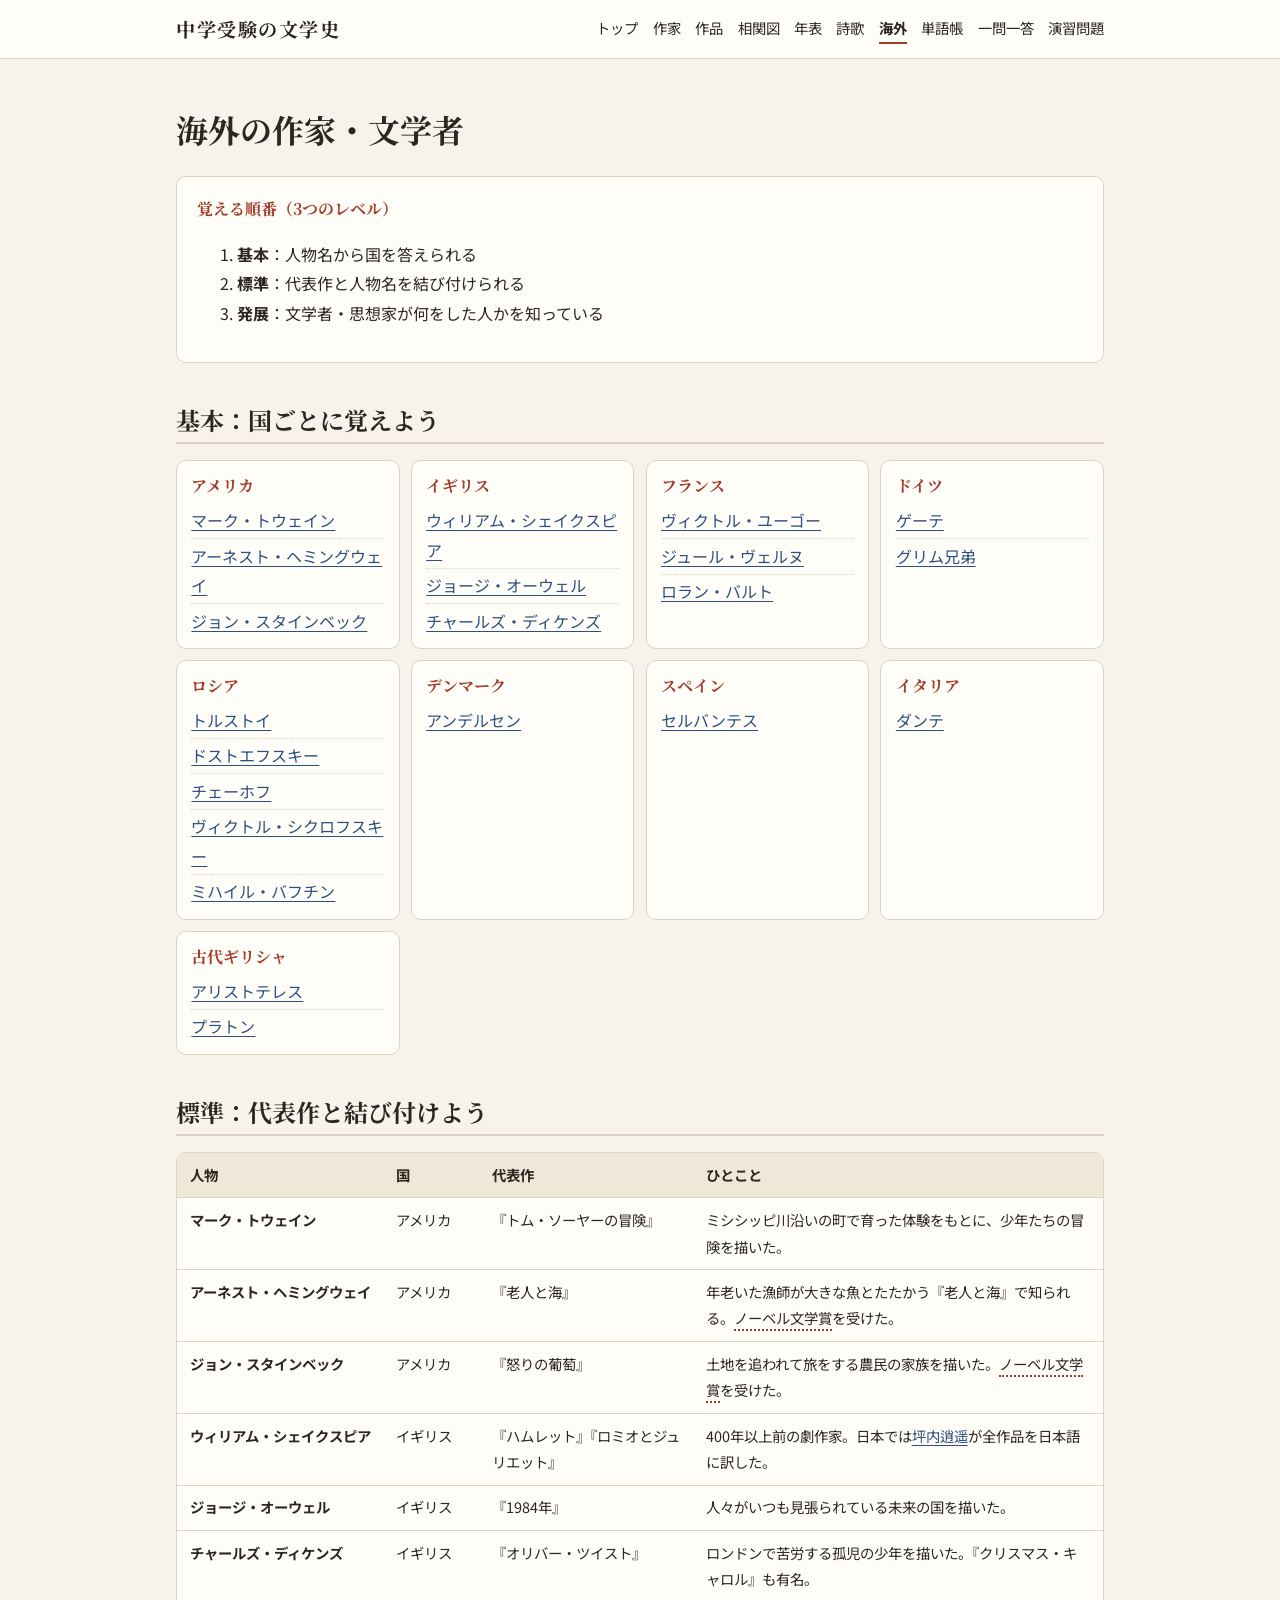
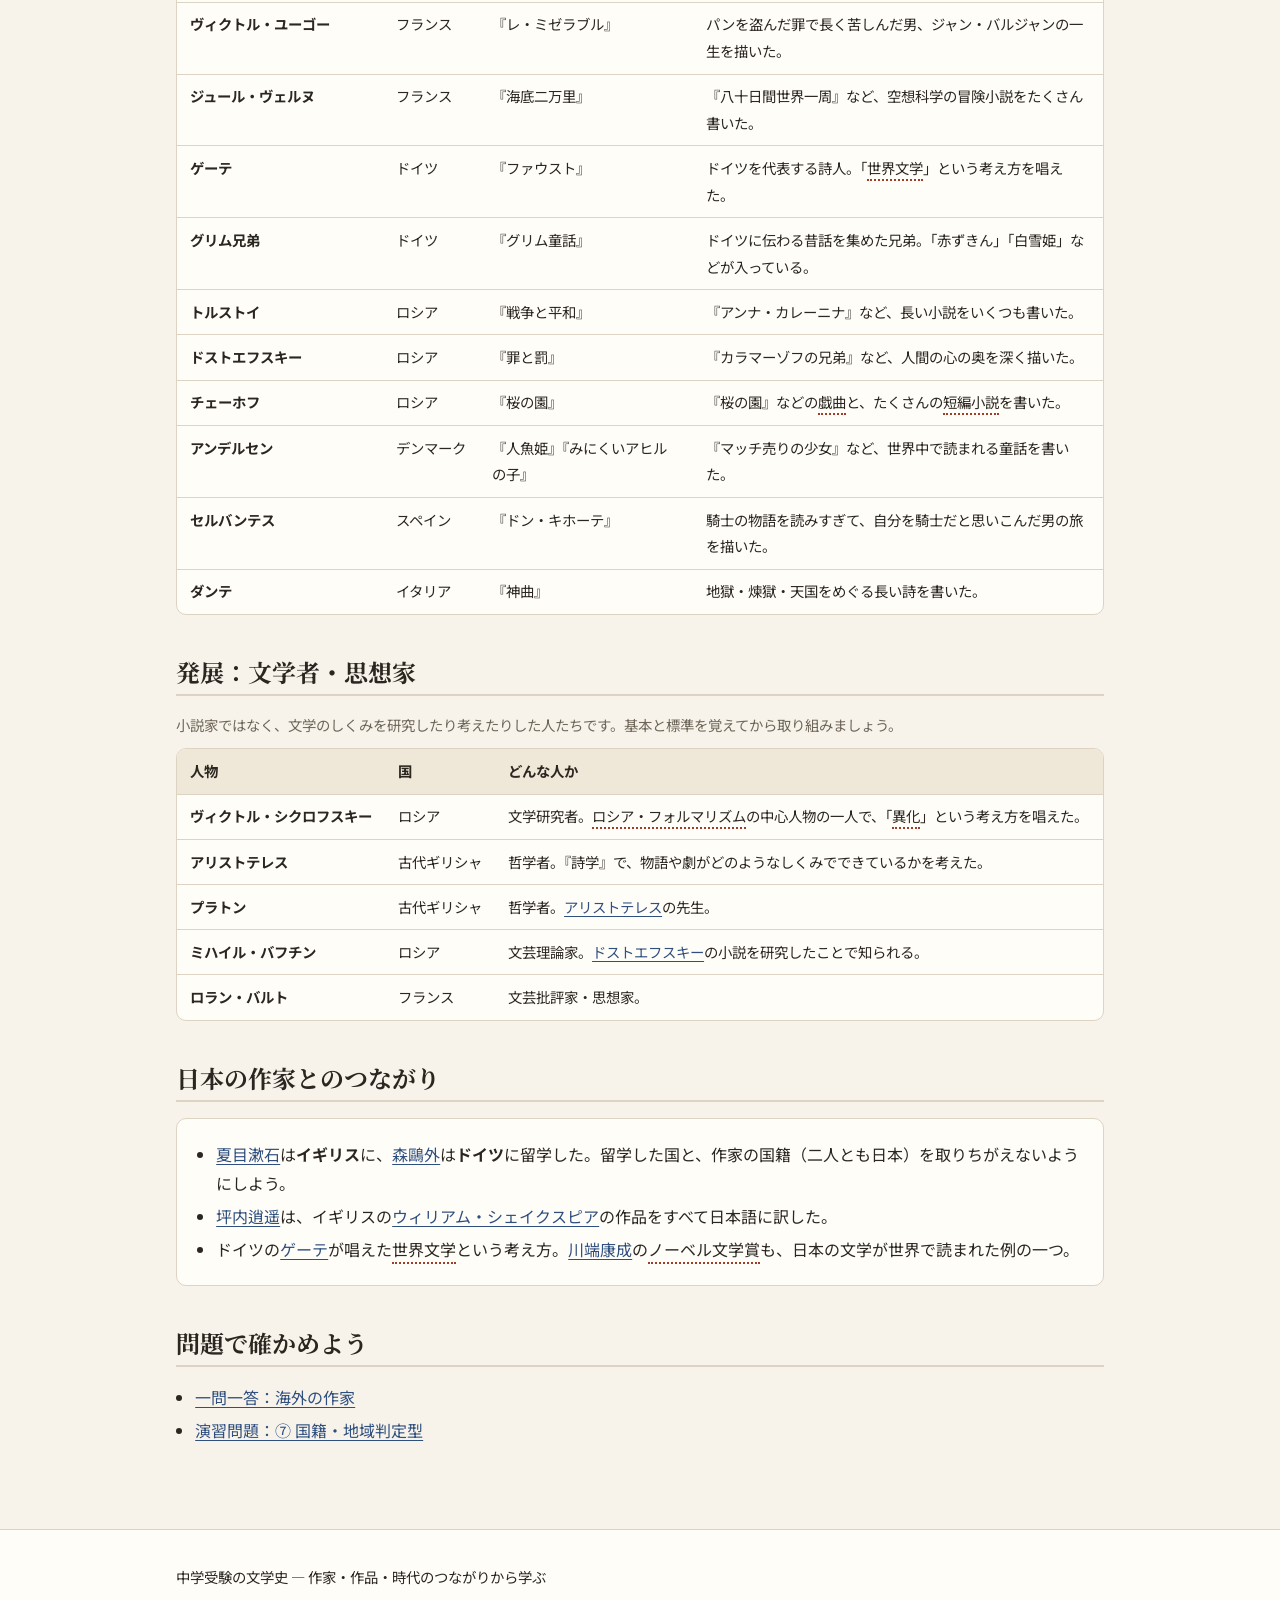
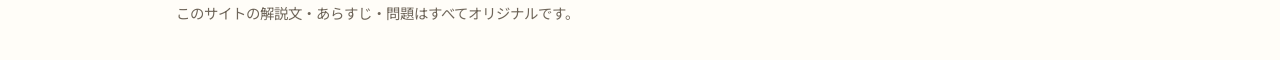
<file: foreign.html>
<!doctype html>
<html lang="ja">
<head>
  <meta charset="utf-8">
  <meta name="viewport" content="width=device-width, initial-scale=1">
  <title>海外の作家・文学者｜中学受験の文学史</title>
  <meta name="description" content="外国の有名な作家・文学者を、国・代表作・ひとことで覚える一覧。基本・標準・発展の3つのレベル。">
  <link rel="preconnect" href="https://fonts.googleapis.com">
  <link rel="preconnect" href="https://fonts.gstatic.com" crossorigin>
  <link rel="stylesheet" href="https://fonts.googleapis.com/css2?family=Noto+Sans+JP:wght@400;700&family=Noto+Serif+JP:wght@700&display=swap">
  <link rel="stylesheet" href="style.css?v=20261112e">
</head>
<body>
  <a class="skip" href="#main">本文へ移動</a>
  <header class="site-header">
    <div class="wrap header-inner">
      <a class="brand" href="index.html">中学受験の文学史</a>
      <nav aria-label="メインメニュー">
        <ul class="nav">
          <li><a href="index.html">トップ</a></li>
          <li><a href="authors.html">作家</a></li>
          <li><a href="works.html">作品</a></li>
          <li><a href="relations.html">相関図</a></li>
          <li><a href="timeline.html">年表</a></li>
          <li><a href="poetry.html">詩歌</a></li>
          <li><a href="foreign.html" aria-current="page">海外</a></li>
          <li><a href="glossary.html">単語帳</a></li>
          <li><a href="ichimon.html">一問一答</a></li>
          <li><a href="quiz.html">演習問題</a></li>
        </ul>
      </nav>
    </div>
  </header>

  <main id="main" class="wrap">
    <div class="page-head">
      <h1>海外の作家・文学者</h1>
    </div>

    <div class="card howto">
      <p class="points-title">覚える順番（3つのレベル）</p>
      <ol class="steps-inline">
        <li><strong>基本</strong>：人物名から国を答えられる</li>
        <li><strong>標準</strong>：代表作と人物名を結び付けられる</li>
        <li><strong>発展</strong>：文学者・思想家が何をした人かを知っている</li>
      </ol>
    </div>

    <section>
      <h2 id="basic">基本：国ごとに覚えよう</h2>
      <div class="country-grid">
        <div class="country"><p class="country-name">アメリカ</p><ul><li><a href="#f-twain">マーク・トウェイン</a></li><li><a href="#f-hemingway">アーネスト・ヘミングウェイ</a></li><li><a href="#f-steinbeck">ジョン・スタインベック</a></li></ul></div>
        <div class="country"><p class="country-name">イギリス</p><ul><li><a href="#f-shakespeare">ウィリアム・シェイクスピア</a></li><li><a href="#f-orwell">ジョージ・オーウェル</a></li><li><a href="#f-dickens">チャールズ・ディケンズ</a></li></ul></div>
        <div class="country"><p class="country-name">フランス</p><ul><li><a href="#f-hugo">ヴィクトル・ユーゴー</a></li><li><a href="#f-verne">ジュール・ヴェルヌ</a></li><li><a href="#f-barthes">ロラン・バルト</a></li></ul></div>
        <div class="country"><p class="country-name">ドイツ</p><ul><li><a href="#f-goethe">ゲーテ</a></li><li><a href="#f-grimm">グリム兄弟</a></li></ul></div>
        <div class="country"><p class="country-name">ロシア</p><ul><li><a href="#f-tolstoy">トルストイ</a></li><li><a href="#f-dostoevsky">ドストエフスキー</a></li><li><a href="#f-chekhov">チェーホフ</a></li><li><a href="#f-shklovsky">ヴィクトル・シクロフスキー</a></li><li><a href="#f-bakhtin">ミハイル・バフチン</a></li></ul></div>
        <div class="country"><p class="country-name">デンマーク</p><ul><li><a href="#f-andersen">アンデルセン</a></li></ul></div>
        <div class="country"><p class="country-name">スペイン</p><ul><li><a href="#f-cervantes">セルバンテス</a></li></ul></div>
        <div class="country"><p class="country-name">イタリア</p><ul><li><a href="#f-dante">ダンテ</a></li></ul></div>
        <div class="country"><p class="country-name">古代ギリシャ</p><ul><li><a href="#f-aristotle">アリストテレス</a></li><li><a href="#f-plato">プラトン</a></li></ul></div>
      </div>
    </section>

    <section>
      <h2 id="standard">標準：代表作と結び付けよう</h2>
      <div class="table-wrap">
        <table class="compare stack">
          <thead><tr><th scope="col">人物</th><th scope="col">国</th><th scope="col">代表作</th><th scope="col">ひとこと</th></tr></thead>
          <tbody>
          <tr id="f-twain"><th scope="row">マーク・トウェイン</th><td class="nowrap" data-label="国">アメリカ</td><td data-label="代表作">『トム・ソーヤーの冒険』</td><td data-label="ひとこと">ミシシッピ川沿いの町で育った体験をもとに、少年たちの冒険を描いた。</td></tr>
          <tr id="f-hemingway"><th scope="row">アーネスト・ヘミングウェイ</th><td class="nowrap" data-label="国">アメリカ</td><td data-label="代表作">『老人と海』</td><td data-label="ひとこと">年老いた漁師が大きな魚とたたかう『老人と海』で知られる。<a class="word" href="glossary.html#term-nobel">ノーベル文学賞</a>を受けた。</td></tr>
          <tr id="f-steinbeck"><th scope="row">ジョン・スタインベック</th><td class="nowrap" data-label="国">アメリカ</td><td data-label="代表作">『怒りの葡萄』</td><td data-label="ひとこと">土地を追われて旅をする農民の家族を描いた。<a class="word" href="glossary.html#term-nobel">ノーベル文学賞</a>を受けた。</td></tr>
          <tr id="f-shakespeare"><th scope="row">ウィリアム・シェイクスピア</th><td class="nowrap" data-label="国">イギリス</td><td data-label="代表作">『ハムレット』『ロミオとジュリエット』</td><td data-label="ひとこと">400年以上前の劇作家。日本では<a class="person" href="authors.html#tsubouchi-shoyo">坪内逍遥</a>が全作品を日本語に訳した。</td></tr>
          <tr id="f-orwell"><th scope="row">ジョージ・オーウェル</th><td class="nowrap" data-label="国">イギリス</td><td data-label="代表作">『1984年』</td><td data-label="ひとこと">人々がいつも見張られている未来の国を描いた。</td></tr>
          <tr id="f-dickens"><th scope="row">チャールズ・ディケンズ</th><td class="nowrap" data-label="国">イギリス</td><td data-label="代表作">『オリバー・ツイスト』</td><td data-label="ひとこと">ロンドンで苦労する孤児の少年を描いた。『クリスマス・キャロル』も有名。</td></tr>
          <tr id="f-hugo"><th scope="row">ヴィクトル・ユーゴー</th><td class="nowrap" data-label="国">フランス</td><td data-label="代表作">『レ・ミゼラブル』</td><td data-label="ひとこと">パンを盗んだ罪で長く苦しんだ男、ジャン・バルジャンの一生を描いた。</td></tr>
          <tr id="f-verne"><th scope="row">ジュール・ヴェルヌ</th><td class="nowrap" data-label="国">フランス</td><td data-label="代表作">『海底二万里』</td><td data-label="ひとこと">『八十日間世界一周』など、空想科学の冒険小説をたくさん書いた。</td></tr>
          <tr id="f-goethe"><th scope="row">ゲーテ</th><td class="nowrap" data-label="国">ドイツ</td><td data-label="代表作">『ファウスト』</td><td data-label="ひとこと">ドイツを代表する詩人。「<a class="word" href="glossary.html#term-sekai">世界文学</a>」という考え方を唱えた。</td></tr>
          <tr id="f-grimm"><th scope="row">グリム兄弟</th><td class="nowrap" data-label="国">ドイツ</td><td data-label="代表作">『グリム童話』</td><td data-label="ひとこと">ドイツに伝わる昔話を集めた兄弟。「赤ずきん」「白雪姫」などが入っている。</td></tr>
          <tr id="f-tolstoy"><th scope="row">トルストイ</th><td class="nowrap" data-label="国">ロシア</td><td data-label="代表作">『戦争と平和』</td><td data-label="ひとこと">『アンナ・カレーニナ』など、長い小説をいくつも書いた。</td></tr>
          <tr id="f-dostoevsky"><th scope="row">ドストエフスキー</th><td class="nowrap" data-label="国">ロシア</td><td data-label="代表作">『罪と罰』</td><td data-label="ひとこと">『カラマーゾフの兄弟』など、人間の心の奥を深く描いた。</td></tr>
          <tr id="f-chekhov"><th scope="row">チェーホフ</th><td class="nowrap" data-label="国">ロシア</td><td data-label="代表作">『桜の園』</td><td data-label="ひとこと">『桜の園』などの<a class="word" href="glossary.html#term-gikyoku">戯曲</a>と、たくさんの<a class="word" href="glossary.html#term-length">短編小説</a>を書いた。</td></tr>
          <tr id="f-andersen"><th scope="row">アンデルセン</th><td class="nowrap" data-label="国">デンマーク</td><td data-label="代表作">『人魚姫』『みにくいアヒルの子』</td><td data-label="ひとこと">『マッチ売りの少女』など、世界中で読まれる童話を書いた。</td></tr>
          <tr id="f-cervantes"><th scope="row">セルバンテス</th><td class="nowrap" data-label="国">スペイン</td><td data-label="代表作">『ドン・キホーテ』</td><td data-label="ひとこと">騎士の物語を読みすぎて、自分を騎士だと思いこんだ男の旅を描いた。</td></tr>
          <tr id="f-dante"><th scope="row">ダンテ</th><td class="nowrap" data-label="国">イタリア</td><td data-label="代表作">『神曲』</td><td data-label="ひとこと">地獄・煉獄・天国をめぐる長い詩を書いた。</td></tr>
          </tbody>
        </table>
      </div>
    </section>

    <section>
      <h2 id="advanced">発展：文学者・思想家</h2>
      <p class="muted">小説家ではなく、文学のしくみを研究したり考えたりした人たちです。基本と標準を覚えてから取り組みましょう。</p>
      <div class="table-wrap">
        <table class="compare stack">
          <thead><tr><th scope="col">人物</th><th scope="col">国</th><th scope="col">どんな人か</th></tr></thead>
          <tbody>
          <tr id="f-shklovsky"><th scope="row">ヴィクトル・シクロフスキー</th><td class="nowrap" data-label="国">ロシア</td><td data-label="どんな人か">文学研究者。<a class="word" href="glossary.html#term-formalism">ロシア・フォルマリズム</a>の中心人物の一人で、「<a class="word" href="glossary.html#term-ika">異化</a>」という考え方を唱えた。</td></tr>
          <tr id="f-aristotle"><th scope="row">アリストテレス</th><td class="nowrap" data-label="国">古代ギリシャ</td><td data-label="どんな人か">哲学者。『詩学』で、物語や劇がどのようなしくみでできているかを考えた。</td></tr>
          <tr id="f-plato"><th scope="row">プラトン</th><td class="nowrap" data-label="国">古代ギリシャ</td><td data-label="どんな人か">哲学者。<a class="person" href="foreign.html#f-aristotle">アリストテレス</a>の先生。</td></tr>
          <tr id="f-bakhtin"><th scope="row">ミハイル・バフチン</th><td class="nowrap" data-label="国">ロシア</td><td data-label="どんな人か">文芸理論家。<a class="person" href="foreign.html#f-dostoevsky">ドストエフスキー</a>の小説を研究したことで知られる。</td></tr>
          <tr id="f-barthes"><th scope="row">ロラン・バルト</th><td class="nowrap" data-label="国">フランス</td><td data-label="どんな人か">文芸批評家・思想家。</td></tr>
          </tbody>
        </table>
      </div>
    </section>

    <section>
      <h2>日本の作家とのつながり</h2>
      <div class="card">
        <ul class="list">
          <li><a href="authors.html#natsume-soseki">夏目漱石</a>は<strong>イギリス</strong>に、<a href="authors.html#mori-ogai">森鷗外</a>は<strong>ドイツ</strong>に留学した。留学した国と、作家の国籍（二人とも日本）を取りちがえないようにしよう。</li>
          <li><a href="authors.html#tsubouchi-shoyo">坪内逍遥</a>は、イギリスの<a href="foreign.html#f-shakespeare">ウィリアム・シェイクスピア</a>の作品をすべて日本語に訳した。</li>
          <li>ドイツの<a href="foreign.html#f-goethe">ゲーテ</a>が唱えた<a class="word" href="glossary.html#term-sekai">世界文学</a>という考え方。<a href="authors.html#kawabata-yasunari">川端康成</a>の<a class="word" href="glossary.html#term-nobel">ノーベル文学賞</a>も、日本の文学が世界で読まれた例の一つ。</li>
        </ul>
      </div>
    </section>

    <section>
      <h2>問題で確かめよう</h2>
      <ul class="list">
        <li><a href="ichimon.html#c-foreign">一問一答：海外の作家</a></li>
        <li><a href="quiz.html#p7">演習問題：⑦ 国籍・地域判定型</a></li>
      </ul>
    </section>
  </main>

  <footer class="site-footer">
    <div class="wrap">
      <p>中学受験の文学史 ― 作家・作品・時代のつながりから学ぶ</p>
      <p class="muted">このサイトの解説文・あらすじ・問題はすべてオリジナルです。</p>
    </div>
  </footer>
</body>
</html>
</file>
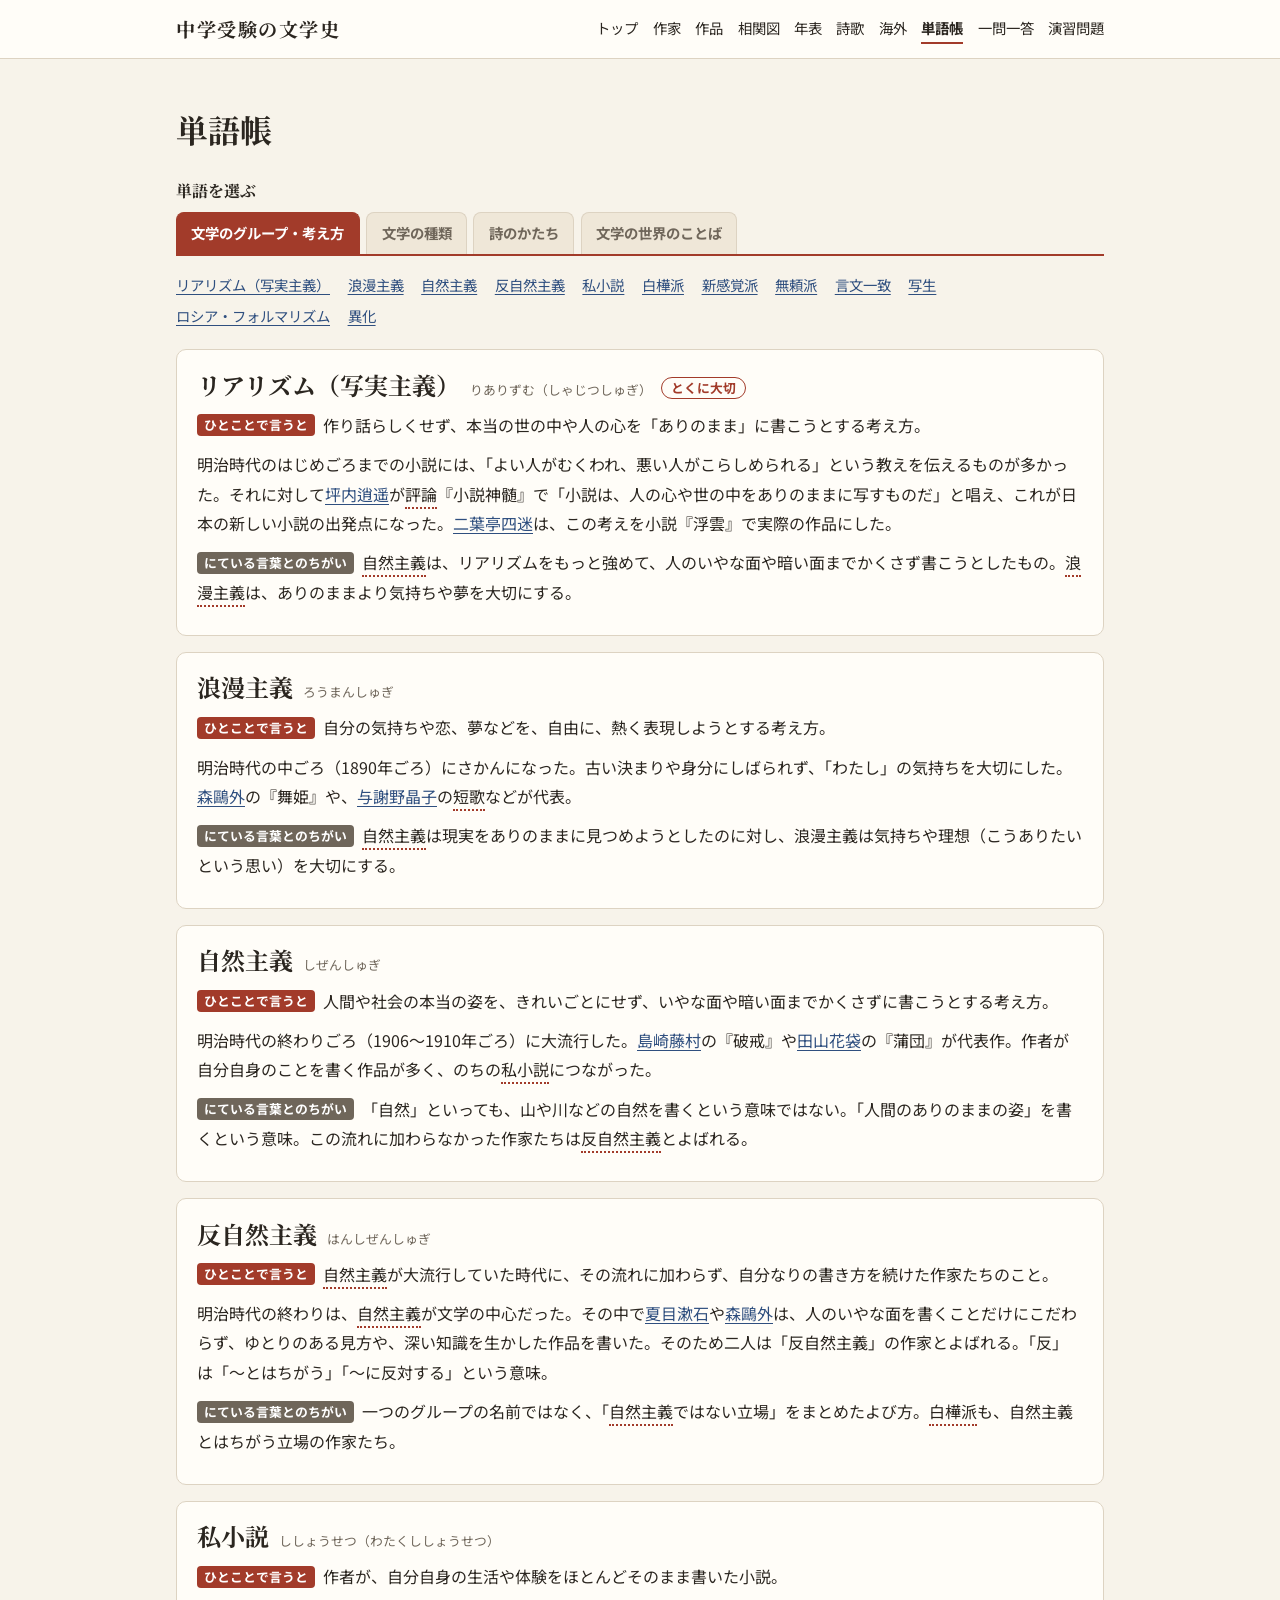
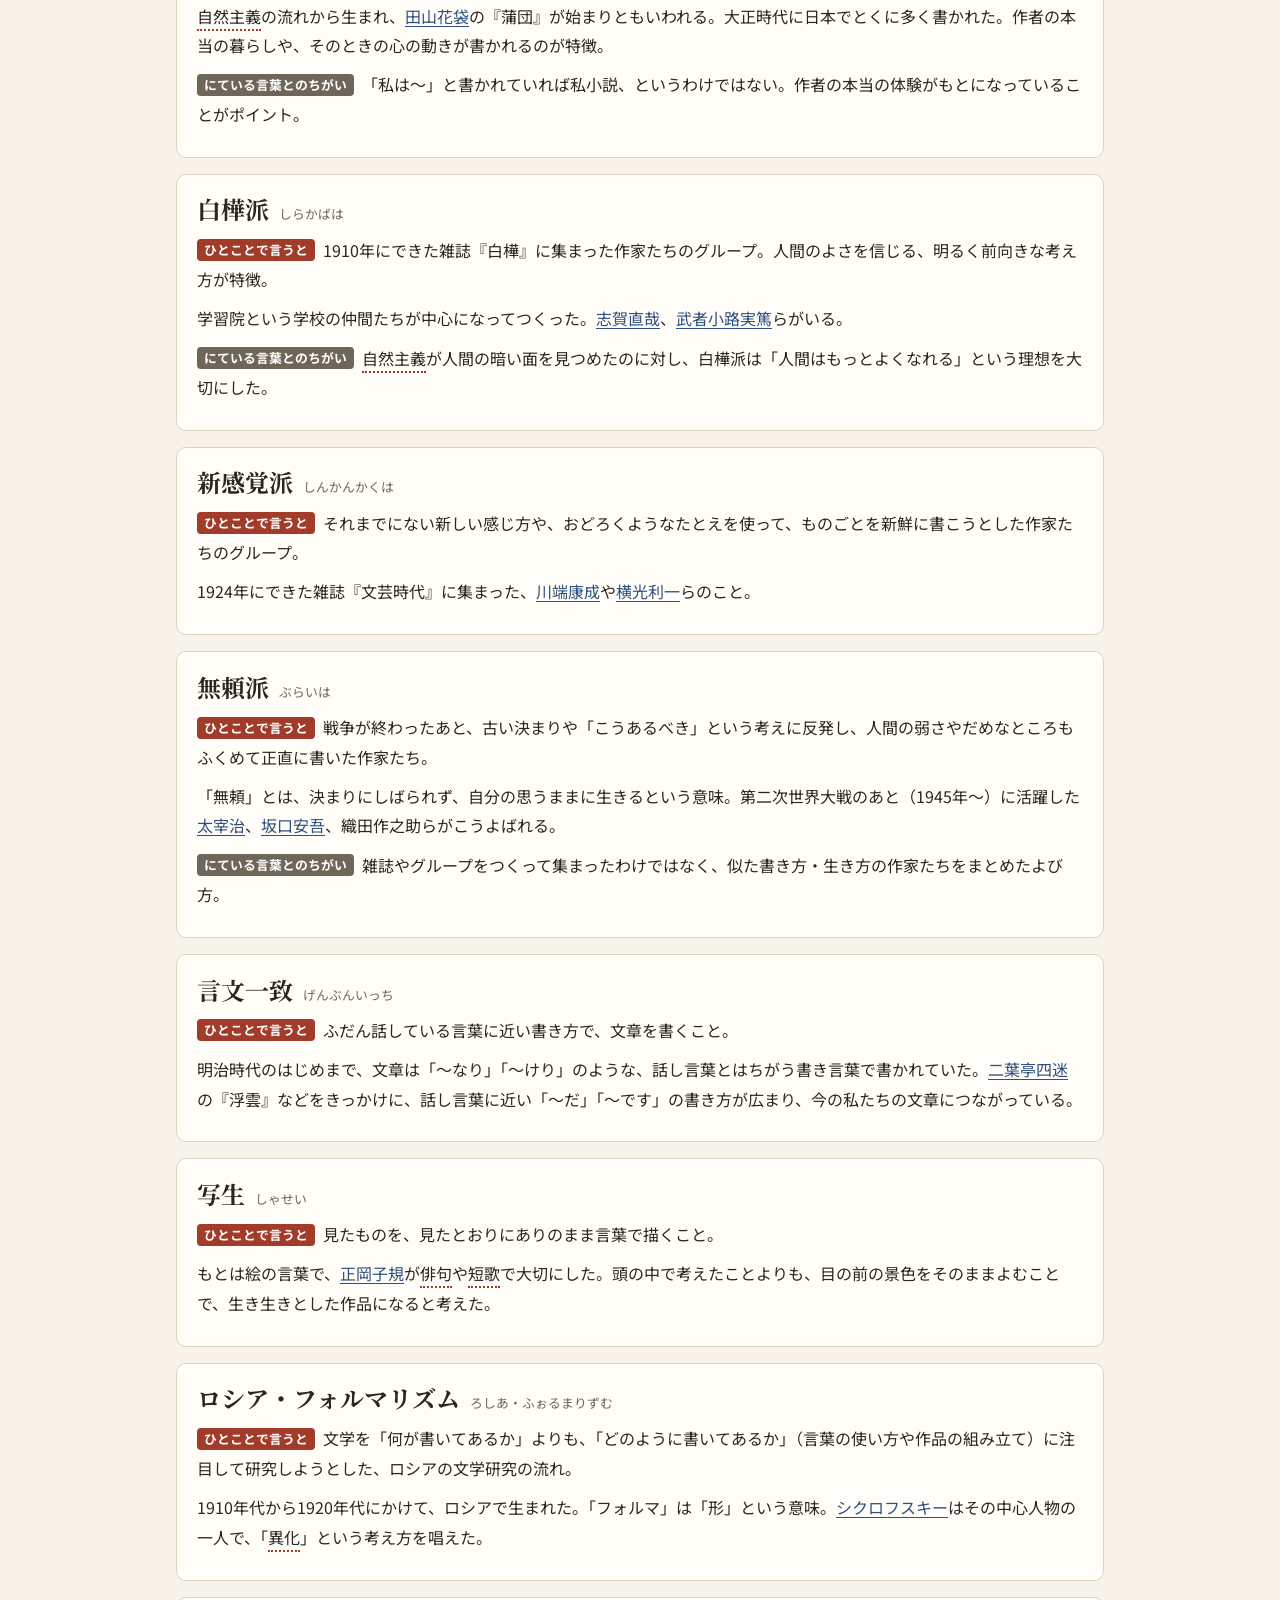
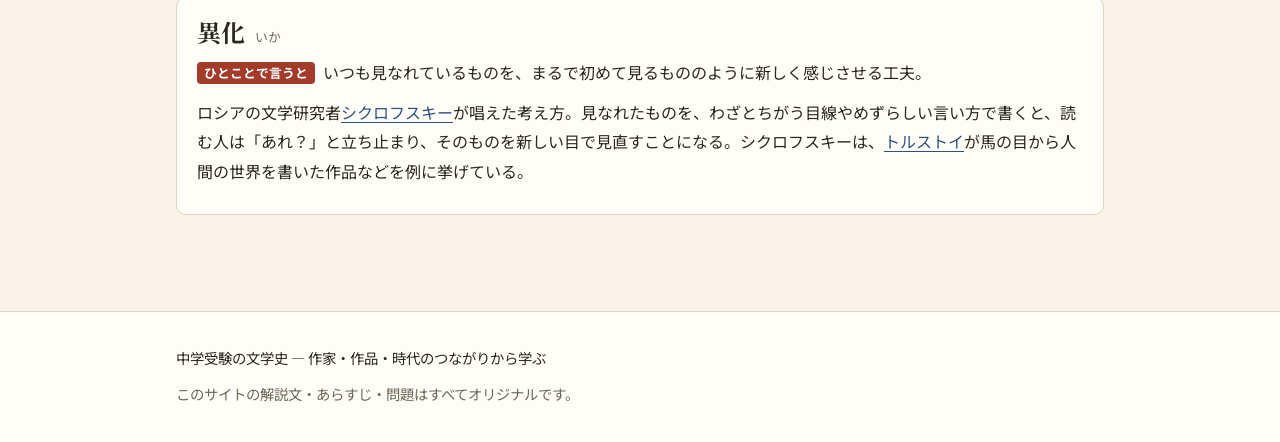
<file: glossary.html>
<!doctype html>
<html lang="ja">
<head>
  <meta charset="utf-8">
  <meta name="viewport" content="width=device-width, initial-scale=1">
  <title>単語帳｜中学受験の文学史</title>
  <meta name="description" content="文学の勉強に出てくるむずかしい言葉を、小学生にもわかるようにやさしく説明した単語帳。">
  <link rel="preconnect" href="https://fonts.googleapis.com">
  <link rel="preconnect" href="https://fonts.gstatic.com" crossorigin>
  <link rel="stylesheet" href="https://fonts.googleapis.com/css2?family=Noto+Sans+JP:wght@400;700&family=Noto+Serif+JP:wght@700&display=swap">
  <link rel="stylesheet" href="style.css?v=20261112e">
</head>
<body>
  <a class="skip" href="#main">本文へ移動</a>
  <header class="site-header">
    <div class="wrap header-inner">
      <a class="brand" href="index.html">中学受験の文学史</a>
      <nav aria-label="メインメニュー">
        <ul class="nav">
          <li><a href="index.html">トップ</a></li>
          <li><a href="authors.html">作家</a></li>
          <li><a href="works.html">作品</a></li>
          <li><a href="relations.html">相関図</a></li>
          <li><a href="timeline.html">年表</a></li>
          <li><a href="poetry.html">詩歌</a></li>
          <li><a href="foreign.html">海外</a></li>
          <li><a href="glossary.html" aria-current="page">単語帳</a></li>
          <li><a href="ichimon.html">一問一答</a></li>
          <li><a href="quiz.html">演習問題</a></li>
        </ul>
      </nav>
    </div>
  </header>

  <main id="main" class="wrap">
    <div class="page-head">
      <h1>単語帳</h1>
    </div>


    <p class="tabs-label" id="tabs-label">単語を選ぶ</p>
    <nav class="tabs" aria-labelledby="tabs-label">
      <a class="tab tab-cat-group" href="#cat-group">文学のグループ・考え方</a>
      <a class="tab tab-cat-kind" href="#cat-kind">文学の種類</a>
      <a class="tab tab-cat-poem" href="#cat-poem">詩のかたち</a>
      <a class="tab tab-cat-word" href="#cat-word">文学の世界のことば</a>
    </nav>
    <div class="panels">

    <section class="panel" id="cat-group">
      <h2 class="visually-hidden">文学のグループ・考え方</h2>
      <ul class="word-index"><li><a href="#term-realism">リアリズム（写実主義）</a></li><li><a href="#term-romanticism">浪漫主義</a></li><li><a href="#term-naturalism">自然主義</a></li><li><a href="#term-anti-naturalism">反自然主義</a></li><li><a href="#term-shishosetsu">私小説</a></li><li><a href="#term-shirakaba">白樺派</a></li><li><a href="#term-shinkankakuha">新感覚派</a></li><li><a href="#term-buraiha">無頼派</a></li><li><a href="#term-genbun">言文一致</a></li><li><a href="#term-shasei">写生</a></li><li><a href="#term-formalism">ロシア・フォルマリズム</a></li><li><a href="#term-ika">異化</a></li></ul>
      <article class="card term" id="term-realism">
        <h3>リアリズム（写実主義）<span class="kana">りありずむ（しゃじつしゅぎ）</span><span class="badge">とくに大切</span></h3>
        <p class="short"><span class="label">ひとことで言うと</span>作り話らしくせず、本当の世の中や人の心を「ありのまま」に書こうとする考え方。</p>
        <p>明治時代のはじめごろまでの小説には、「よい人がむくわれ、悪い人がこらしめられる」という教えを伝えるものが多かった。それに対して<a class="person" href="authors.html#tsubouchi-shoyo">坪内逍遥</a>が<a class="word" href="glossary.html#term-hyoron">評論</a>『小説神髄』で「小説は、人の心や世の中をありのままに写すものだ」と唱え、これが日本の新しい小説の出発点になった。<a class="person" href="authors.html#futabatei-shimei">二葉亭四迷</a>は、この考えを小説『浮雲』で実際の作品にした。</p>
        <p class="diff"><span class="label">にている言葉とのちがい</span><a class="word" href="glossary.html#term-naturalism">自然主義</a>は、リアリズムをもっと強めて、人のいやな面や暗い面までかくさず書こうとしたもの。<a class="word" href="glossary.html#term-romanticism">浪漫主義</a>は、ありのままより気持ちや夢を大切にする。</p>
      </article>
      <article class="card term" id="term-romanticism">
        <h3>浪漫主義<span class="kana">ろうまんしゅぎ</span></h3>
        <p class="short"><span class="label">ひとことで言うと</span>自分の気持ちや恋、夢などを、自由に、熱く表現しようとする考え方。</p>
        <p>明治時代の中ごろ（1890年ごろ）にさかんになった。古い決まりや身分にしばられず、「わたし」の気持ちを大切にした。<a class="person" href="authors.html#mori-ogai">森鷗外</a>の『舞姫』や、<a class="person" href="authors.html#yosano-akiko">与謝野晶子</a>の<a class="word" href="glossary.html#term-tanka">短歌</a>などが代表。</p>
        <p class="diff"><span class="label">にている言葉とのちがい</span><a class="word" href="glossary.html#term-naturalism">自然主義</a>は現実をありのままに見つめようとしたのに対し、浪漫主義は気持ちや理想（こうありたいという思い）を大切にする。</p>
      </article>
      <article class="card term" id="term-naturalism">
        <h3>自然主義<span class="kana">しぜんしゅぎ</span></h3>
        <p class="short"><span class="label">ひとことで言うと</span>人間や社会の本当の姿を、きれいごとにせず、いやな面や暗い面までかくさずに書こうとする考え方。</p>
        <p>明治時代の終わりごろ（1906〜1910年ごろ）に大流行した。<a class="person" href="authors.html#shimazaki-toson">島崎藤村</a>の『破戒』や<a class="person" href="authors.html#tayama-katai">田山花袋</a>の『蒲団』が代表作。作者が自分自身のことを書く作品が多く、のちの<a class="word" href="glossary.html#term-shishosetsu">私小説</a>につながった。</p>
        <p class="diff"><span class="label">にている言葉とのちがい</span>「自然」といっても、山や川などの自然を書くという意味ではない。「人間のありのままの姿」を書くという意味。この流れに加わらなかった作家たちは<a class="word" href="glossary.html#term-anti-naturalism">反自然主義</a>とよばれる。</p>
      </article>
      <article class="card term" id="term-anti-naturalism">
        <h3>反自然主義<span class="kana">はんしぜんしゅぎ</span></h3>
        <p class="short"><span class="label">ひとことで言うと</span><a class="word" href="glossary.html#term-naturalism">自然主義</a>が大流行していた時代に、その流れに加わらず、自分なりの書き方を続けた作家たちのこと。</p>
        <p>明治時代の終わりは、<a class="word" href="glossary.html#term-naturalism">自然主義</a>が文学の中心だった。その中で<a class="person" href="authors.html#natsume-soseki">夏目漱石</a>や<a class="person" href="authors.html#mori-ogai">森鷗外</a>は、人のいやな面を書くことだけにこだわらず、ゆとりのある見方や、深い知識を生かした作品を書いた。そのため二人は「反自然主義」の作家とよばれる。「反」は「〜とはちがう」「〜に反対する」という意味。</p>
        <p class="diff"><span class="label">にている言葉とのちがい</span>一つのグループの名前ではなく、「<a class="word" href="glossary.html#term-naturalism">自然主義</a>ではない立場」をまとめたよび方。<a class="word" href="glossary.html#term-shirakaba">白樺派</a>も、自然主義とはちがう立場の作家たち。</p>
      </article>
      <article class="card term" id="term-shishosetsu">
        <h3>私小説<span class="kana">ししょうせつ（わたくししょうせつ）</span></h3>
        <p class="short"><span class="label">ひとことで言うと</span>作者が、自分自身の生活や体験をほとんどそのまま書いた小説。</p>
        <p><a class="word" href="glossary.html#term-naturalism">自然主義</a>の流れから生まれ、<a class="person" href="authors.html#tayama-katai">田山花袋</a>の『蒲団』が始まりともいわれる。大正時代に日本でとくに多く書かれた。作者の本当の暮らしや、そのときの心の動きが書かれるのが特徴。</p>
        <p class="diff"><span class="label">にている言葉とのちがい</span>「私は〜」と書かれていれば私小説、というわけではない。作者の本当の体験がもとになっていることがポイント。</p>
      </article>
      <article class="card term" id="term-shirakaba">
        <h3>白樺派<span class="kana">しらかばは</span></h3>
        <p class="short"><span class="label">ひとことで言うと</span>1910年にできた雑誌『白樺』に集まった作家たちのグループ。人間のよさを信じる、明るく前向きな考え方が特徴。</p>
        <p>学習院という学校の仲間たちが中心になってつくった。<a class="person" href="authors.html#shiga-naoya">志賀直哉</a>、<a class="person" href="authors.html#musha-no-koji-saneatsu">武者小路実篤</a>らがいる。</p>
        <p class="diff"><span class="label">にている言葉とのちがい</span><a class="word" href="glossary.html#term-naturalism">自然主義</a>が人間の暗い面を見つめたのに対し、白樺派は「人間はもっとよくなれる」という理想を大切にした。</p>
      </article>
      <article class="card term" id="term-shinkankakuha">
        <h3>新感覚派<span class="kana">しんかんかくは</span></h3>
        <p class="short"><span class="label">ひとことで言うと</span>それまでにない新しい感じ方や、おどろくようなたとえを使って、ものごとを新鮮に書こうとした作家たちのグループ。</p>
        <p>1924年にできた雑誌『文芸時代』に集まった、<a class="person" href="authors.html#kawabata-yasunari">川端康成</a>や<a class="person" href="authors.html#yokomitsu-riichi">横光利一</a>らのこと。</p>
      </article>
      <article class="card term" id="term-buraiha">
        <h3>無頼派<span class="kana">ぶらいは</span></h3>
        <p class="short"><span class="label">ひとことで言うと</span>戦争が終わったあと、古い決まりや「こうあるべき」という考えに反発し、人間の弱さやだめなところもふくめて正直に書いた作家たち。</p>
        <p>「無頼」とは、決まりにしばられず、自分の思うままに生きるという意味。第二次世界大戦のあと（1945年〜）に活躍した<a class="person" href="authors.html#dazai-osamu">太宰治</a>、<a class="person" href="authors.html#sakaguchi-ango">坂口安吾</a>、織田作之助らがこうよばれる。</p>
        <p class="diff"><span class="label">にている言葉とのちがい</span>雑誌やグループをつくって集まったわけではなく、似た書き方・生き方の作家たちをまとめたよび方。</p>
      </article>
      <article class="card term" id="term-genbun">
        <h3>言文一致<span class="kana">げんぶんいっち</span></h3>
        <p class="short"><span class="label">ひとことで言うと</span>ふだん話している言葉に近い書き方で、文章を書くこと。</p>
        <p>明治時代のはじめまで、文章は「〜なり」「〜けり」のような、話し言葉とはちがう書き言葉で書かれていた。<a class="person" href="authors.html#futabatei-shimei">二葉亭四迷</a>の『浮雲』などをきっかけに、話し言葉に近い「〜だ」「〜です」の書き方が広まり、今の私たちの文章につながっている。</p>
      </article>
      <article class="card term" id="term-shasei">
        <h3>写生<span class="kana">しゃせい</span></h3>
        <p class="short"><span class="label">ひとことで言うと</span>見たものを、見たとおりにありのまま言葉で描くこと。</p>
        <p>もとは絵の言葉で、<a class="person" href="authors.html#masaoka-shiki">正岡子規</a>が<a class="word" href="glossary.html#term-haiku">俳句</a>や<a class="word" href="glossary.html#term-tanka">短歌</a>で大切にした。頭の中で考えたことよりも、目の前の景色をそのままよむことで、生き生きとした作品になると考えた。</p>
      </article>
      <article class="card term" id="term-formalism">
        <h3>ロシア・フォルマリズム<span class="kana">ろしあ・ふぉるまりずむ</span></h3>
        <p class="short"><span class="label">ひとことで言うと</span>文学を「何が書いてあるか」よりも、「どのように書いてあるか」（言葉の使い方や作品の組み立て）に注目して研究しようとした、ロシアの文学研究の流れ。</p>
        <p>1910年代から1920年代にかけて、ロシアで生まれた。「フォルマ」は「形」という意味。<a class="person" href="foreign.html#f-shklovsky">シクロフスキー</a>はその中心人物の一人で、「<a class="word" href="glossary.html#term-ika">異化</a>」という考え方を唱えた。</p>
      </article>
      <article class="card term" id="term-ika">
        <h3>異化<span class="kana">いか</span></h3>
        <p class="short"><span class="label">ひとことで言うと</span>いつも見なれているものを、まるで初めて見るもののように新しく感じさせる工夫。</p>
        <p>ロシアの文学研究者<a class="person" href="foreign.html#f-shklovsky">シクロフスキー</a>が唱えた考え方。見なれたものを、わざとちがう目線やめずらしい言い方で書くと、読む人は「あれ？」と立ち止まり、そのものを新しい目で見直すことになる。シクロフスキーは、<a class="person" href="foreign.html#f-tolstoy">トルストイ</a>が馬の目から人間の世界を書いた作品などを例に挙げている。</p>
      </article>
    </section>

    <section class="panel" id="cat-kind">
      <h2 class="visually-hidden">文学の種類</h2>
      <ul class="word-index"><li><a href="#term-junbungaku">純文学</a></li><li><a href="#term-taishu">大衆文学</a></li><li><a href="#term-sekai">世界文学</a></li><li><a href="#term-jido">児童文学</a></li><li><a href="#term-length">長編小説・中編小説・短編小説</a></li><li><a href="#term-rekishi">歴史小説</a></li><li><a href="#term-zuihitsu">随筆</a></li><li><a href="#term-hyoron">評論</a></li><li><a href="#term-gikyoku">戯曲</a></li><li><a href="#term-kikobun">紀行文</a></li></ul>
      <article class="card term" id="term-junbungaku">
        <h3>純文学<span class="kana">じゅんぶんがく</span><span class="badge">とくに大切</span></h3>
        <p class="short"><span class="label">ひとことで言うと</span>楽しませることよりも、言葉の美しさや、人の心の奥深くを書くことを大切にする文学。</p>
        <p><a class="word" href="glossary.html#term-prize">芥川賞</a>は、主に新人の純文学の作品に贈られる。</p>
        <p class="diff"><span class="label">にている言葉とのちがい</span><a class="word" href="glossary.html#term-taishu">大衆文学</a>は、たくさんの人が楽しめる、わくわくする物語のおもしろさを大切にする。ただし、二つの境目ははっきり決まっているわけではない。</p>
      </article>
      <article class="card term" id="term-taishu">
        <h3>大衆文学<span class="kana">たいしゅうぶんがく</span></h3>
        <p class="short"><span class="label">ひとことで言うと</span>たくさんの人が楽しく読めるように、物語のおもしろさを大切にする文学。時代小説や推理小説など。</p>
        <p>「大衆」とは、ふつうの多くの人々という意味。<a class="word" href="glossary.html#term-prize">直木賞</a>は、主に大衆文学の作品に贈られる。</p>
        <p class="diff"><span class="label">にている言葉とのちがい</span><a class="word" href="glossary.html#term-junbungaku">純文学</a>は、言葉の美しさや人の心の奥を書くことを大切にする。</p>
      </article>
      <article class="card term" id="term-sekai">
        <h3>世界文学<span class="kana">せかいぶんがく</span><span class="badge">とくに大切</span></h3>
        <p class="short"><span class="label">ひとことで言うと</span>国や言葉のちがいをこえて、世界中で読まれ、おたがいに影響し合う文学のこと。</p>
        <p>ドイツの詩人<a class="person" href="foreign.html#f-goethe">ゲーテ</a>が、200年ほど前（19世紀の前半）に「これからは、各国の文学がまじり合う世界文学の時代になる」と唱えた。ほかの国の言葉に直す「翻訳」のおかげで、日本の文学も世界中で読まれるようになった。<a class="person" href="authors.html#kawabata-yasunari">川端康成</a>が<a class="word" href="glossary.html#term-nobel">ノーベル文学賞</a>を受けたのも、その一つの例。</p>
        <p class="diff"><span class="label">にている言葉とのちがい</span>「日本文学」「アメリカ文学」のように国ごとに分けるのではなく、国をこえたつながりに注目する考え方。</p>
      </article>
      <article class="card term" id="term-jido">
        <h3>児童文学<span class="kana">じどうぶんがく</span></h3>
        <p class="short"><span class="label">ひとことで言うと</span>子どもに読んでもらうために書かれた文学。童話や、子ども向けの小説など。</p>
        <p>大正時代の1918年に、鈴木三重吉が子ども向けの雑誌『赤い鳥』をつくり、<a class="person" href="authors.html#akutagawa-ryunosuke">芥川龍之介</a>ら有名な作家が作品をよせた。芥川の『蜘蛛の糸』は『赤い鳥』にのった作品。外国では、<a class="person" href="foreign.html#f-andersen">アンデルセン</a>の童話や『グリム童話』が世界中で読まれている。</p>
      </article>
      <article class="card term" id="term-length">
        <h3>長編小説・中編小説・短編小説<span class="kana">ちょうへん・ちゅうへん・たんぺんしょうせつ</span></h3>
        <p class="short"><span class="label">ひとことで言うと</span>小説の長さによる分け方。長いものが長編、短いものが短編、その間が中編。</p>
        <p>はっきりした文字数の決まりはないが、本一冊分以上の長さなら長編、数ページから数十ページなら短編とよぶことが多い。<a class="person" href="authors.html#akutagawa-ryunosuke">芥川龍之介</a>は短編小説の名人として知られる。</p>
      </article>
      <article class="card term" id="term-rekishi">
        <h3>歴史小説<span class="kana">れきししょうせつ</span></h3>
        <p class="short"><span class="label">ひとことで言うと</span>昔の時代に本当にあった出来事や人物をもとにして書いた小説。</p>
        <p><a class="person" href="authors.html#mori-ogai">森鷗外</a>は年をとってから、江戸時代の記録などをもとにした歴史小説を書いた。『高瀬舟』もその一つ。</p>
      </article>
      <article class="card term" id="term-zuihitsu">
        <h3>随筆<span class="kana">ずいひつ</span></h3>
        <p class="short"><span class="label">ひとことで言うと</span>思ったことや体験したことを、形にとらわれず自由に書いた文章。エッセイともいう。</p>
        <p><a class="person" href="authors.html#masaoka-shiki">正岡子規</a>は、病気で寝たきりになってからも随筆『病牀六尺』を書き続けた。</p>
      </article>
      <article class="card term" id="term-hyoron">
        <h3>評論<span class="kana">ひょうろん</span></h3>
        <p class="short"><span class="label">ひとことで言うと</span>作品や世の中のことについて、自分の考えを、理由を示しながら筋道立てて述べた文章。</p>
        <p><a class="person" href="authors.html#tsubouchi-shoyo">坪内逍遥</a>の『小説神髄』や、<a class="person" href="authors.html#sakaguchi-ango">坂口安吾</a>の『堕落論』は評論。</p>
      </article>
      <article class="card term" id="term-gikyoku">
        <h3>戯曲<span class="kana">ぎきょく</span></h3>
        <p class="short"><span class="label">ひとことで言うと</span>劇（お芝居）の台本として書かれた文学。登場人物のせりふと、動きの説明でできている。</p>
        <p><a class="person" href="authors.html#kikuchi-kan">菊池寛</a>の『父帰る』は、劇として何度も上演された戯曲。外国では、<a class="person" href="foreign.html#f-shakespeare">シェイクスピア</a>や<a class="person" href="foreign.html#f-chekhov">チェーホフ</a>が有名な戯曲を書いた。</p>
      </article>
      <article class="card term" id="term-kikobun">
        <h3>紀行文<span class="kana">きこうぶん</span></h3>
        <p class="short"><span class="label">ひとことで言うと</span>旅をしながら、見たことや感じたことを書きつづった文章。</p>
        <p><a class="person" href="authors.html#matsuo-basho">松尾芭蕉</a>の『おくのほそ道』が代表。文章の中に、旅の途中でよんだ<a class="word" href="glossary.html#term-haiku">俳句</a>が入っている。</p>
      </article>
    </section>

    <section class="panel" id="cat-poem">
      <h2 class="visually-hidden">詩のかたち</h2>
      <ul class="word-index"><li><a href="#term-waka">和歌</a></li><li><a href="#term-tanka">短歌</a></li><li><a href="#term-renga">連歌</a></li><li><a href="#term-haikai">俳諧</a></li><li><a href="#term-haiku">俳句</a></li><li><a href="#term-kigo">季語</a></li><li><a href="#term-senryu">川柳</a></li><li><a href="#term-jiyuritsu">自由律俳句</a></li><li><a href="#term-kanshi">漢詩</a></li><li><a href="#term-haijin">俳人・歌人</a></li></ul>
      <article class="card term" id="term-waka">
        <h3>和歌<span class="kana">わか</span></h3>
        <p class="short"><span class="label">ひとことで言うと</span>日本で昔からよまれてきた歌のこと。とくに、五・七・五・七・七の<a class="word" href="glossary.html#term-tanka">短歌</a>をさすことが多い。</p>
        <p>奈良時代の『万葉集』や平安時代の『古今和歌集』などに、たくさんの和歌が集められている。「和」は日本という意味で、中国の詩（<a class="word" href="glossary.html#term-kanshi">漢詩</a>）に対して「日本の歌」という意味でこうよばれた。明治時代からは、五・七・五・七・七の歌を「<a class="word" href="glossary.html#term-tanka">短歌</a>」とよぶことが多くなった。</p>
        <p class="diff"><span class="label">にている言葉とのちがい</span><a class="word" href="glossary.html#term-tanka">短歌</a>は、和歌の中の一つの形。</p>
      </article>
      <article class="card term" id="term-tanka">
        <h3>短歌<span class="kana">たんか</span></h3>
        <p class="short"><span class="label">ひとことで言うと</span>五・七・五・七・七の三十一音でつくる詩。</p>
        <p><a class="word" href="glossary.html#term-waka">和歌</a>の一つの形で、1300年ほど前の『万葉集』の時代からよまれてきた。明治時代には、<a class="person" href="authors.html#yosano-akiko">与謝野晶子</a>が恋の気持ちを情熱的にうたった短歌で有名になった。江戸時代の<a class="person" href="authors.html#ryokan">良寛</a>も多くの歌を残している。</p>
        <p class="diff"><span class="label">にている言葉とのちがい</span><a class="word" href="glossary.html#term-haiku">俳句</a>は五・七・五の十七音で、<a class="word" href="glossary.html#term-kigo">季語</a>を入れるのが基本。</p>
      </article>
      <article class="card term" id="term-renga">
        <h3>連歌<span class="kana">れんが</span></h3>
        <p class="short"><span class="label">ひとことで言うと</span>何人かで、五・七・五の句と七・七の句を、交代でつなげていく歌。</p>
        <p>鎌倉時代から室町時代にかけてさかんになった。前の人の句を受けて、次の人が句をつなげていくので、みんなでつくる遊びのような面もあった。この連歌のうち、おかしみ（ユーモア）を大切にしたものが<a class="word" href="glossary.html#term-haikai">俳諧</a>に発展した。</p>
      </article>
      <article class="card term" id="term-haikai">
        <h3>俳諧<span class="kana">はいかい</span></h3>
        <p class="short"><span class="label">ひとことで言うと</span>江戸時代にさかんになった、ユーモアのある<a class="word" href="glossary.html#term-renga">連歌</a>。その最初の五・七・五（発句）が、のちの<a class="word" href="glossary.html#term-haiku">俳句</a>のもとになった。</p>
        <p>はじめは言葉遊びやおかしみが中心だったが、<a class="person" href="authors.html#matsuo-basho">松尾芭蕉</a>が、自然や人の心を深く見つめる芸術に高めた。明治時代に<a class="person" href="authors.html#masaoka-shiki">正岡子規</a>が、発句を一つの作品として「<a class="word" href="glossary.html#term-haiku">俳句</a>」とよぶようにした。</p>
      </article>
      <article class="card term" id="term-haiku">
        <h3>俳句<span class="kana">はいく</span></h3>
        <p class="short"><span class="label">ひとことで言うと</span>五・七・五の十七音でつくる、とても短い詩。季節を表す言葉（<a class="word" href="glossary.html#term-kigo">季語</a>）を一つ入れるのが基本。</p>
        <p>江戸時代の<a class="word" href="glossary.html#term-haikai">俳諧</a>の最初の句（発句）がもとになっている。<a class="person" href="authors.html#matsuo-basho">松尾芭蕉</a>が芸術に高め、明治時代に<a class="person" href="authors.html#masaoka-shiki">正岡子規</a>が「俳句」というよび方を広めた。</p>
        <p class="diff"><span class="label">にている言葉とのちがい</span><a class="word" href="glossary.html#term-tanka">短歌</a>は五・七・五・七・七の三十一音。<a class="word" href="glossary.html#term-senryu">川柳</a>は俳句と同じ五・七・五だが、<a class="word" href="glossary.html#term-kigo">季語</a>がなくてもよく、人のくらしや世の中をおもしろくよむ。</p>
      </article>
      <article class="card term" id="term-kigo">
        <h3>季語<span class="kana">きご</span></h3>
        <p class="short"><span class="label">ひとことで言うと</span><a class="word" href="glossary.html#term-haiku">俳句</a>に入れる、季節を表す言葉。</p>
        <p>たとえば「桜」は春、「蝉」は夏、「月」は秋、「雪」は冬の季語。たった十七音でも、季語があることで季節の景色が目にうかぶ。</p>
      </article>
      <article class="card term" id="term-senryu">
        <h3>川柳<span class="kana">せんりゅう</span></h3>
        <p class="short"><span class="label">ひとことで言うと</span>五・七・五でつくるが、<a class="word" href="glossary.html#term-kigo">季語</a>がなくてもよく、人のくらしや世の中の様子を、おもしろく、ときには皮肉をこめてよむ詩。</p>
        <p>江戸時代の柄井川柳という人の名前から、「川柳」とよばれるようになった。</p>
        <p class="diff"><span class="label">にている言葉とのちがい</span><a class="word" href="glossary.html#term-haiku">俳句</a>は、<a class="word" href="glossary.html#term-kigo">季語</a>を入れて自然や季節を見つめるのが基本。川柳は人や世の中がテーマ。</p>
      </article>
      <article class="card term" id="term-jiyuritsu">
        <h3>自由律俳句<span class="kana">じゆうりつはいく</span><span class="badge">とくに大切</span></h3>
        <p class="short"><span class="label">ひとことで言うと</span>五・七・五の音の数や<a class="word" href="glossary.html#term-kigo">季語</a>の決まりにしばられず、自由なリズムでよむ<a class="word" href="glossary.html#term-haiku">俳句</a>。</p>
        <p>明治の終わりから大正時代にかけて、<a class="person" href="authors.html#ogiwara-seisensui">荻原井泉水</a>が始めた。<a class="person" href="authors.html#taneda-santoka">種田山頭火</a>や<a class="person" href="authors.html#ozaki-hosai">尾崎放哉</a>が、よく知られた句を残している。</p>
        <p class="diff"><span class="label">にている言葉とのちがい</span>ふつうの<a class="word" href="glossary.html#term-haiku">俳句</a>（定型俳句）は、五・七・五の形と<a class="word" href="glossary.html#term-kigo">季語</a>が基本。</p>
      </article>
      <article class="card term" id="term-kanshi">
        <h3>漢詩<span class="kana">かんし</span></h3>
        <p class="short"><span class="label">ひとことで言うと</span>漢字だけを使い、中国の詩の決まりにしたがってつくる詩。</p>
        <p>もとは中国の詩で、日本でも昔から学者やお坊さんなどがつくってきた。<a class="person" href="authors.html#ryokan">良寛</a>も多くの漢詩を残した。</p>
      </article>
      <article class="card term" id="term-haijin">
        <h3>俳人・歌人<span class="kana">はいじん・かじん</span></h3>
        <p class="short"><span class="label">ひとことで言うと</span><a class="word" href="glossary.html#term-haiku">俳句</a>をつくる人を「俳人」、<a class="word" href="glossary.html#term-tanka">短歌</a>をつくる人を「歌人」とよぶ。</p>
        <p><a class="person" href="authors.html#matsuo-basho">松尾芭蕉</a>は江戸時代を代表する俳人。<a class="person" href="authors.html#ryokan">良寛</a>は歌人としても知られる。<a class="person" href="authors.html#masaoka-shiki">正岡子規</a>は俳人であり歌人でもあった。</p>
      </article>
    </section>

    <section class="panel" id="cat-word">
      <h2 class="visually-hidden">文学の世界のことば</h2>
      <ul class="word-index"><li><a href="#term-bungo">文豪</a></li><li><a href="#term-monkasei">門下生</a></li><li><a href="#term-sanbusaku">三部作</a></li><li><a href="#term-dojinshi">同人誌</a></li><li><a href="#term-rensai">連載</a></li><li><a href="#term-penname">本名とペンネーム</a></li><li><a href="#term-keiai">敬愛</a></li><li><a href="#term-prize">芥川賞・直木賞</a></li><li><a href="#term-nobel">ノーベル文学賞</a></li><li><a href="#term-senko">選考委員・選評</a></li></ul>
      <article class="card term" id="term-bungo">
        <h3>文豪<span class="kana">ぶんごう</span></h3>
        <p class="short"><span class="label">ひとことで言うと</span>とくにすぐれた作品を残し、多くの人に知られている大作家のこと。</p>
        <p>明治時代の<a class="person" href="authors.html#natsume-soseki">夏目漱石</a>と<a class="person" href="authors.html#mori-ogai">森鷗外</a>は、「二大文豪」とよばれることがある。</p>
      </article>
      <article class="card term" id="term-monkasei">
        <h3>門下生<span class="kana">もんかせい</span></h3>
        <p class="short"><span class="label">ひとことで言うと</span>ある先生のもとで教えを受けた弟子のこと。</p>
        <p><a class="person" href="authors.html#natsume-soseki">夏目漱石</a>の家には毎週木曜日に若い作家や学者が集まり、「木曜会」とよばれた。<a class="person" href="authors.html#akutagawa-ryunosuke">芥川龍之介</a>も、そこに通った漱石の門下生の一人。</p>
      </article>
      <article class="card term" id="term-sanbusaku">
        <h3>三部作<span class="kana">さんぶさく</span></h3>
        <p class="short"><span class="label">ひとことで言うと</span>登場人物やテーマにつながりのある、三つの作品のまとまり。</p>
        <p><a class="person" href="authors.html#natsume-soseki">夏目漱石</a>の『三四郎』『それから』『門』は「前期三部作」、『彼岸過迄』『行人』『こころ』は「後期三部作」とよばれる。</p>
      </article>
      <article class="card term" id="term-dojinshi">
        <h3>同人誌<span class="kana">どうじんし</span></h3>
        <p class="short"><span class="label">ひとことで言うと</span>同じ目標をもつ仲間（同人）が、お金を出し合ってつくる雑誌。</p>
        <p>作家になる前の若者たちは、自分たちの作品を発表する場として同人誌をつくることが多かった。<a class="person" href="authors.html#akutagawa-ryunosuke">芥川龍之介</a>の『鼻』も、仲間とつくった同人誌『新思潮』にのった作品。</p>
      </article>
      <article class="card term" id="term-rensai">
        <h3>連載<span class="kana">れんさい</span></h3>
        <p class="short"><span class="label">ひとことで言うと</span>一つの作品を、新聞や雑誌に何回かに分けて、続けてのせること。</p>
        <p><a class="person" href="authors.html#natsume-soseki">夏目漱石</a>の『こころ』は、新聞に毎日少しずつ連載された。読者は続きを楽しみに新聞を読んだ。</p>
      </article>
      <article class="card term" id="term-penname">
        <h3>本名とペンネーム<span class="kana">ほんみょう・ぺんねーむ</span></h3>
        <p class="short"><span class="label">ひとことで言うと</span>本名は、生まれたときからの本当の名前。ペンネーム（筆名）は、作品を発表するときに使う名前。</p>
        <p>作家の多くはペンネームを使っている。たとえば<a class="person" href="authors.html#dazai-osamu">太宰治</a>の本名は津島修治、<a class="person" href="authors.html#natsume-soseki">夏目漱石</a>の本名は夏目金之助。太宰治の娘が「津島」佑子なのは、太宰の本名の名字が津島だから。</p>
      </article>
      <article class="card term" id="term-keiai">
        <h3>敬愛<span class="kana">けいあい</span></h3>
        <p class="short"><span class="label">ひとことで言うと</span>尊敬して、心からしたうこと。</p>
        <p><a class="person" href="authors.html#dazai-osamu">太宰治</a>は若いころから<a class="person" href="authors.html#akutagawa-ryunosuke">芥川龍之介</a>を敬愛していた。<a class="person" href="authors.html#ryokan">良寛</a>は<a class="person" href="authors.html#matsuo-basho">松尾芭蕉</a>を敬愛していたとされる。</p>
      </article>
      <article class="card term" id="term-prize">
        <h3>芥川賞・直木賞<span class="kana">あくたがわしょう・なおきしょう</span></h3>
        <p class="short"><span class="label">ひとことで言うと</span>日本でとても有名な文学賞（すぐれた作品に贈られる賞）。芥川賞は主に<a class="word" href="glossary.html#term-junbungaku">純文学</a>、直木賞は主に<a class="word" href="glossary.html#term-taishu">大衆文学</a>の作品に贈られる。</p>
        <p>1935年、作家の<a class="person" href="authors.html#kikuchi-kan">菊池寛</a>が、亡くなった友人の<a class="person" href="authors.html#akutagawa-ryunosuke">芥川龍之介</a>と直木三十五の名前を残すためにつくった。毎年2回えらばれる。第1回芥川賞では、候補になった<a class="person" href="authors.html#dazai-osamu">太宰治</a>が受賞できず、<a class="word" href="glossary.html#term-senko">選考委員</a>の<a class="person" href="authors.html#kawabata-yasunari">川端康成</a>と対立した。</p>
      </article>
      <article class="card term" id="term-nobel">
        <h3>ノーベル文学賞<span class="kana">のーべるぶんがくしょう</span></h3>
        <p class="short"><span class="label">ひとことで言うと</span>世界中の作家の中から、とくにすぐれた作家に贈られる国際的な賞。</p>
        <p>スウェーデンのノーベルという人の遺言でつくられたノーベル賞の一つ。1968年、<a class="person" href="authors.html#kawabata-yasunari">川端康成</a>が日本人として初めて受けた。</p>
      </article>
      <article class="card term" id="term-senko">
        <h3>選考委員・選評<span class="kana">せんこういいん・せんぴょう</span></h3>
        <p class="short"><span class="label">ひとことで言うと</span>選考委員は、賞をだれに贈るかを話し合って決める人。選評は、選考委員が候補の作品について書く感想や評価の文章。</p>
        <p><a class="word" href="glossary.html#term-prize">芥川賞</a>の選考委員には、そのときどきの有名な作家がえらばれる。<a class="person" href="authors.html#kawabata-yasunari">川端康成</a>も選考委員の一人だった。第1回芥川賞のとき、川端の選評に<a class="person" href="authors.html#dazai-osamu">太宰治</a>が反発したことはよく知られている。</p>
      </article>
    </section>
    </div>
  </main>

  <footer class="site-footer">
    <div class="wrap">
      <p>中学受験の文学史 ― 作家・作品・時代のつながりから学ぶ</p>
      <p class="muted">このサイトの解説文・あらすじ・問題はすべてオリジナルです。</p>
    </div>
  </footer>
</body>
</html>
</file>
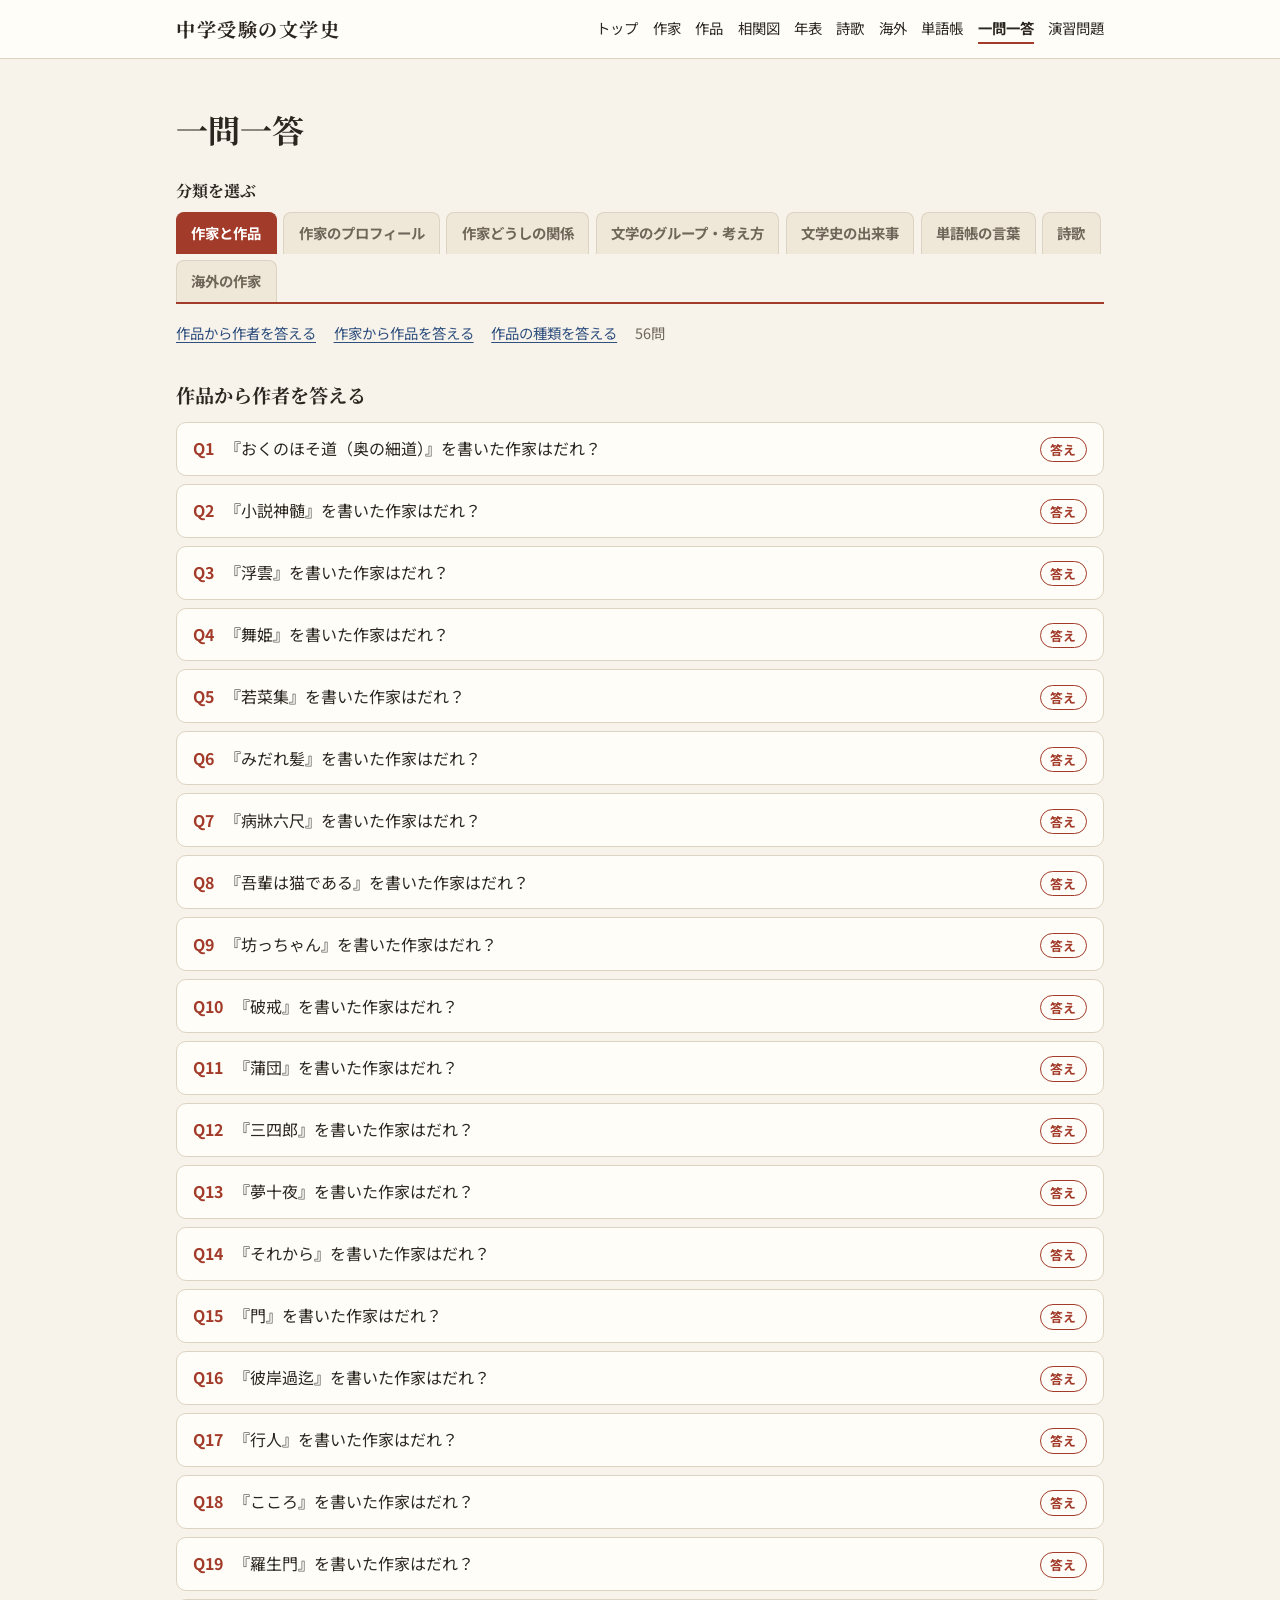
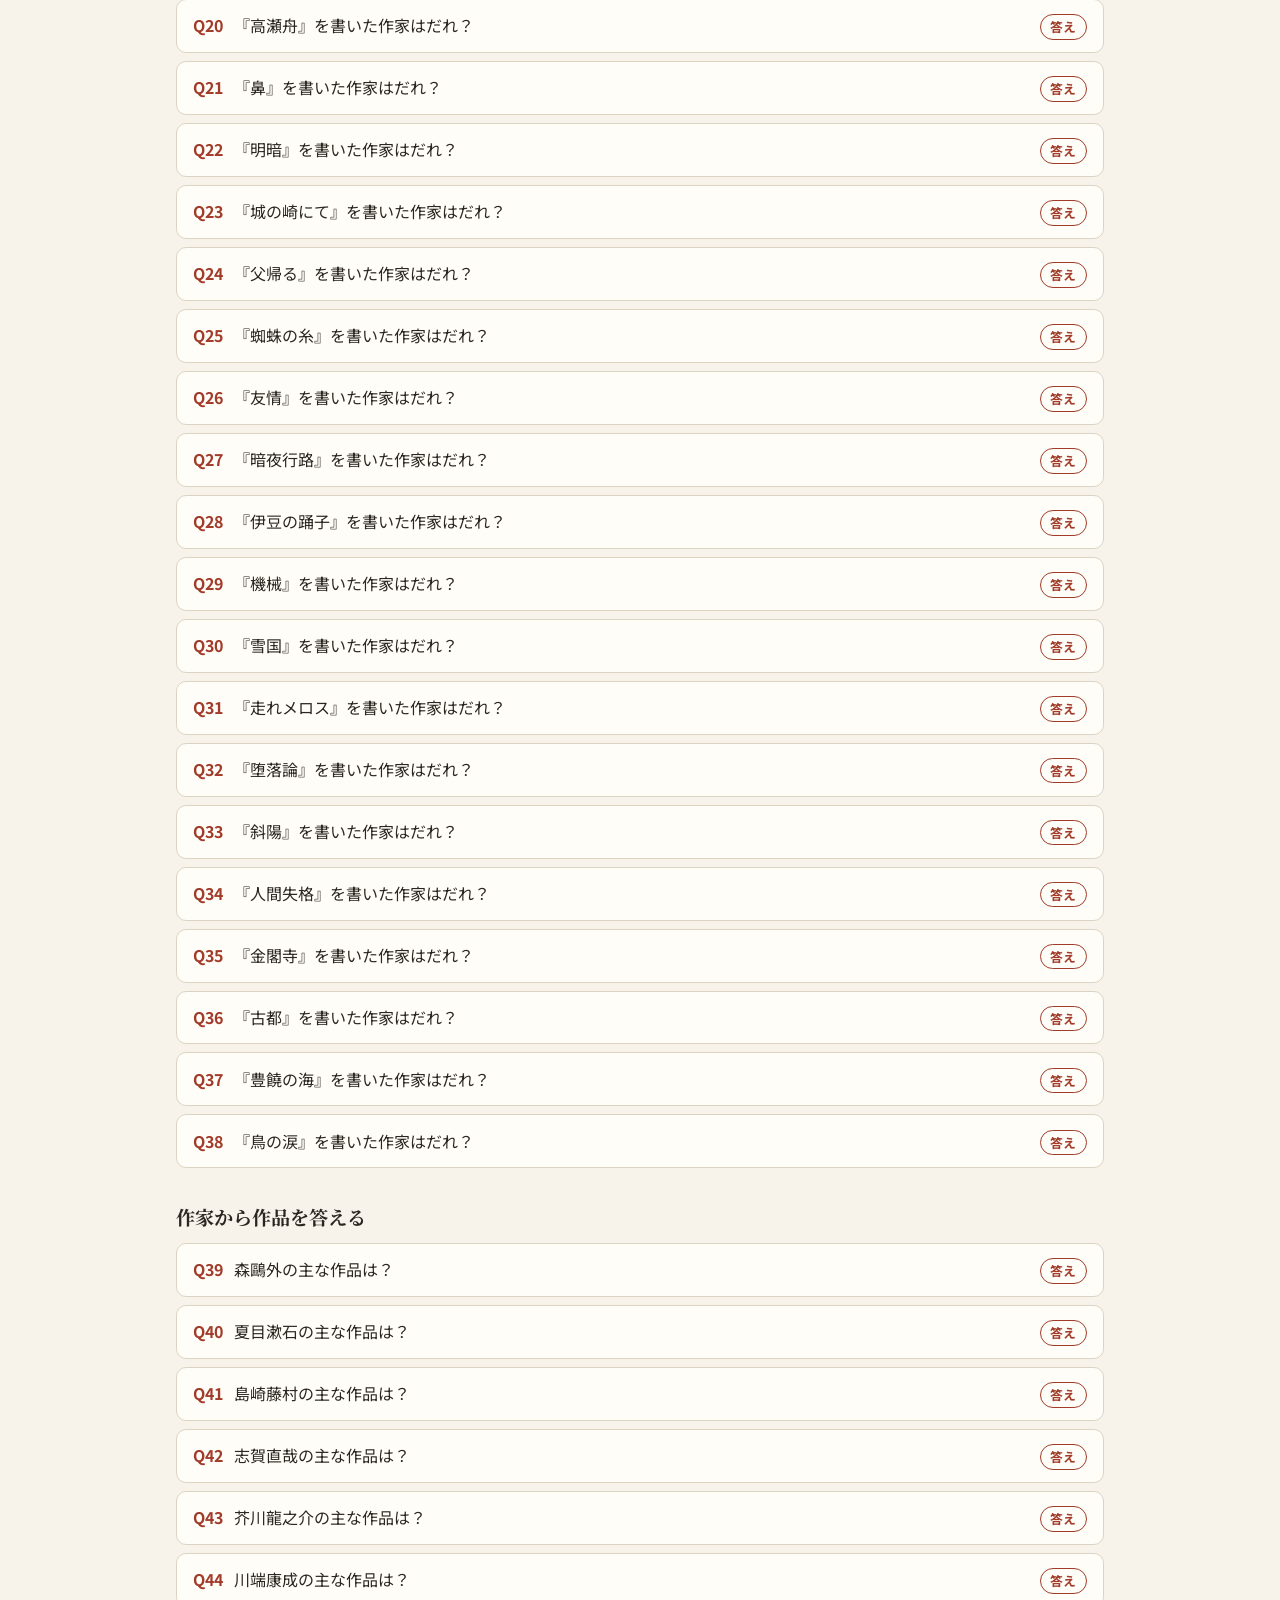
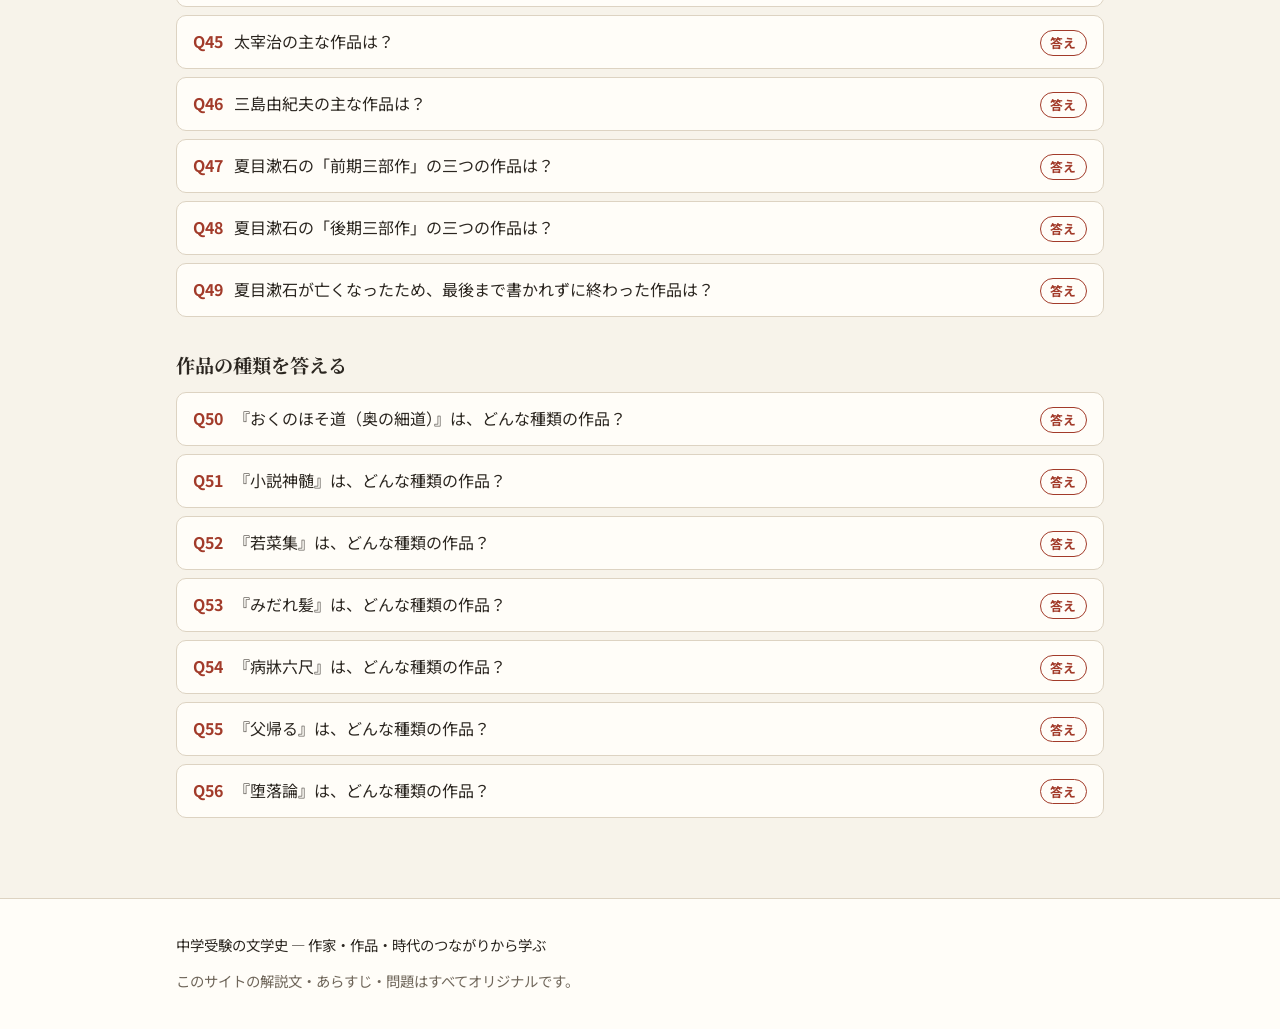
<file: ichimon.html>
<!doctype html>
<html lang="ja">
<head>
  <meta charset="utf-8">
  <meta name="viewport" content="width=device-width, initial-scale=1">
  <title>一問一答｜中学受験の文学史</title>
  <meta name="description" content="このサイトの知識をすべて確かめられる一問一答（298問）。">
  <link rel="preconnect" href="https://fonts.googleapis.com">
  <link rel="preconnect" href="https://fonts.gstatic.com" crossorigin>
  <link rel="stylesheet" href="https://fonts.googleapis.com/css2?family=Noto+Sans+JP:wght@400;700&family=Noto+Serif+JP:wght@700&display=swap">
  <link rel="stylesheet" href="style.css?v=20261112e">
</head>
<body>
  <a class="skip" href="#main">本文へ移動</a>
  <header class="site-header">
    <div class="wrap header-inner">
      <a class="brand" href="index.html">中学受験の文学史</a>
      <nav aria-label="メインメニュー">
        <ul class="nav">
          <li><a href="index.html">トップ</a></li>
          <li><a href="authors.html">作家</a></li>
          <li><a href="works.html">作品</a></li>
          <li><a href="relations.html">相関図</a></li>
          <li><a href="timeline.html">年表</a></li>
          <li><a href="poetry.html">詩歌</a></li>
          <li><a href="foreign.html">海外</a></li>
          <li><a href="glossary.html">単語帳</a></li>
          <li><a href="ichimon.html" aria-current="page">一問一答</a></li>
          <li><a href="quiz.html">演習問題</a></li>
        </ul>
      </nav>
    </div>
  </header>

  <main id="main" class="wrap">
    <div class="page-head">
      <h1>一問一答</h1>
    </div>

    <p class="tabs-label" id="tabs-label">分類を選ぶ</p>
    <nav class="tabs" aria-labelledby="tabs-label">
      <a class="tab tab-c-work" href="#c-work">作家と作品</a>
      <a class="tab tab-c-profile" href="#c-profile">作家のプロフィール</a>
      <a class="tab tab-c-relation" href="#c-relation">作家どうしの関係</a>
      <a class="tab tab-c-group" href="#c-group">文学のグループ・考え方</a>
      <a class="tab tab-c-event" href="#c-event">文学史の出来事</a>
      <a class="tab tab-c-term" href="#c-term">単語帳の言葉</a>
      <a class="tab tab-c-poem" href="#c-poem">詩歌</a>
      <a class="tab tab-c-foreign" href="#c-foreign">海外の作家</a>
    </nav>
    <div class="panels">

    <section class="panel group" id="c-work">
      <h2 class="visually-hidden">作家と作品</h2>
      <ul class="word-index"><li><a href="#c-work-1">作品から作者を答える</a></li><li><a href="#c-work-2">作家から作品を答える</a></li><li><a href="#c-work-3">作品の種類を答える</a></li><li><span class="muted">56問</span></li></ul>
      <h3 id="c-work-1">作品から作者を答える</h3>
      <div class="qa-list">
      <details class="qa" id="iq-1">
        <summary><span class="qno">Q1</span><span class="qtext">『おくのほそ道（奥の細道）』を書いた作家はだれ？</span></summary>
        <div class="qa-body">
          <p class="answer">松尾芭蕉</p>
          <ul class="list"><li><a class="person" href="authors.html#matsuo-basho">松尾芭蕉</a>の作品（1702年・<a class="word" href="glossary.html#term-kikobun">紀行文</a>）</li></ul>
        </div>
      </details>
      <details class="qa" id="iq-2">
        <summary><span class="qno">Q2</span><span class="qtext">『小説神髄』を書いた作家はだれ？</span></summary>
        <div class="qa-body">
          <p class="answer">坪内逍遥</p>
          <ul class="list"><li><a class="person" href="authors.html#tsubouchi-shoyo">坪内逍遥</a>の作品（1885年・<a class="word" href="glossary.html#term-hyoron">評論</a>）</li></ul>
        </div>
      </details>
      <details class="qa" id="iq-3">
        <summary><span class="qno">Q3</span><span class="qtext">『浮雲』を書いた作家はだれ？</span></summary>
        <div class="qa-body">
          <p class="answer">二葉亭四迷</p>
          <ul class="list"><li><a class="person" href="authors.html#futabatei-shimei">二葉亭四迷</a>の作品（1887年・<a class="word" href="glossary.html#term-length">長編小説</a>）</li></ul>
        </div>
      </details>
      <details class="qa" id="iq-4">
        <summary><span class="qno">Q4</span><span class="qtext">『舞姫』を書いた作家はだれ？</span></summary>
        <div class="qa-body">
          <p class="answer">森鷗外</p>
          <ul class="list"><li><a class="person" href="authors.html#mori-ogai">森鷗外</a>の作品（1890年・<a class="word" href="glossary.html#term-length">短編小説</a>）</li></ul>
        </div>
      </details>
      <details class="qa" id="iq-5">
        <summary><span class="qno">Q5</span><span class="qtext">『若菜集』を書いた作家はだれ？</span></summary>
        <div class="qa-body">
          <p class="answer">島崎藤村</p>
          <ul class="list"><li><a class="person" href="authors.html#shimazaki-toson">島崎藤村</a>の作品（1897年・詩集）</li></ul>
        </div>
      </details>
      <details class="qa" id="iq-6">
        <summary><span class="qno">Q6</span><span class="qtext">『みだれ髪』を書いた作家はだれ？</span></summary>
        <div class="qa-body">
          <p class="answer">与謝野晶子</p>
          <ul class="list"><li><a class="person" href="authors.html#yosano-akiko">与謝野晶子</a>の作品（1901年・歌集）</li></ul>
        </div>
      </details>
      <details class="qa" id="iq-7">
        <summary><span class="qno">Q7</span><span class="qtext">『病牀六尺』を書いた作家はだれ？</span></summary>
        <div class="qa-body">
          <p class="answer">正岡子規</p>
          <ul class="list"><li><a class="person" href="authors.html#masaoka-shiki">正岡子規</a>の作品（1902年・<a class="word" href="glossary.html#term-zuihitsu">随筆</a>）</li></ul>
        </div>
      </details>
      <details class="qa" id="iq-8">
        <summary><span class="qno">Q8</span><span class="qtext">『吾輩は猫である』を書いた作家はだれ？</span></summary>
        <div class="qa-body">
          <p class="answer">夏目漱石</p>
          <ul class="list"><li><a class="person" href="authors.html#natsume-soseki">夏目漱石</a>の作品（1905年・<a class="word" href="glossary.html#term-length">長編小説</a>）</li></ul>
        </div>
      </details>
      <details class="qa" id="iq-9">
        <summary><span class="qno">Q9</span><span class="qtext">『坊っちゃん』を書いた作家はだれ？</span></summary>
        <div class="qa-body">
          <p class="answer">夏目漱石</p>
          <ul class="list"><li><a class="person" href="authors.html#natsume-soseki">夏目漱石</a>の作品（1906年・<a class="word" href="glossary.html#term-length">中編小説</a>）</li></ul>
        </div>
      </details>
      <details class="qa" id="iq-10">
        <summary><span class="qno">Q10</span><span class="qtext">『破戒』を書いた作家はだれ？</span></summary>
        <div class="qa-body">
          <p class="answer">島崎藤村</p>
          <ul class="list"><li><a class="person" href="authors.html#shimazaki-toson">島崎藤村</a>の作品（1906年・<a class="word" href="glossary.html#term-length">長編小説</a>）</li></ul>
        </div>
      </details>
      <details class="qa" id="iq-11">
        <summary><span class="qno">Q11</span><span class="qtext">『蒲団』を書いた作家はだれ？</span></summary>
        <div class="qa-body">
          <p class="answer">田山花袋</p>
          <ul class="list"><li><a class="person" href="authors.html#tayama-katai">田山花袋</a>の作品（1907年・<a class="word" href="glossary.html#term-length">中編小説</a>）</li></ul>
        </div>
      </details>
      <details class="qa" id="iq-12">
        <summary><span class="qno">Q12</span><span class="qtext">『三四郎』を書いた作家はだれ？</span></summary>
        <div class="qa-body">
          <p class="answer">夏目漱石</p>
          <ul class="list"><li><a class="person" href="authors.html#natsume-soseki">夏目漱石</a>の作品（1908年・<a class="word" href="glossary.html#term-length">長編小説</a>）</li></ul>
        </div>
      </details>
      <details class="qa" id="iq-13">
        <summary><span class="qno">Q13</span><span class="qtext">『夢十夜』を書いた作家はだれ？</span></summary>
        <div class="qa-body">
          <p class="answer">夏目漱石</p>
          <ul class="list"><li><a class="person" href="authors.html#natsume-soseki">夏目漱石</a>の作品（1908年・<a class="word" href="glossary.html#term-length">短編小説</a>）</li></ul>
        </div>
      </details>
      <details class="qa" id="iq-14">
        <summary><span class="qno">Q14</span><span class="qtext">『それから』を書いた作家はだれ？</span></summary>
        <div class="qa-body">
          <p class="answer">夏目漱石</p>
          <ul class="list"><li><a class="person" href="authors.html#natsume-soseki">夏目漱石</a>の作品（1909年・<a class="word" href="glossary.html#term-length">長編小説</a>）</li></ul>
        </div>
      </details>
      <details class="qa" id="iq-15">
        <summary><span class="qno">Q15</span><span class="qtext">『門』を書いた作家はだれ？</span></summary>
        <div class="qa-body">
          <p class="answer">夏目漱石</p>
          <ul class="list"><li><a class="person" href="authors.html#natsume-soseki">夏目漱石</a>の作品（1910年・<a class="word" href="glossary.html#term-length">長編小説</a>）</li></ul>
        </div>
      </details>
      <details class="qa" id="iq-16">
        <summary><span class="qno">Q16</span><span class="qtext">『彼岸過迄』を書いた作家はだれ？</span></summary>
        <div class="qa-body">
          <p class="answer">夏目漱石</p>
          <ul class="list"><li><a class="person" href="authors.html#natsume-soseki">夏目漱石</a>の作品（1912年・<a class="word" href="glossary.html#term-length">長編小説</a>）</li></ul>
        </div>
      </details>
      <details class="qa" id="iq-17">
        <summary><span class="qno">Q17</span><span class="qtext">『行人』を書いた作家はだれ？</span></summary>
        <div class="qa-body">
          <p class="answer">夏目漱石</p>
          <ul class="list"><li><a class="person" href="authors.html#natsume-soseki">夏目漱石</a>の作品（1912年・<a class="word" href="glossary.html#term-length">長編小説</a>）</li></ul>
        </div>
      </details>
      <details class="qa" id="iq-18">
        <summary><span class="qno">Q18</span><span class="qtext">『こころ』を書いた作家はだれ？</span></summary>
        <div class="qa-body">
          <p class="answer">夏目漱石</p>
          <ul class="list"><li><a class="person" href="authors.html#natsume-soseki">夏目漱石</a>の作品（1914年・<a class="word" href="glossary.html#term-length">長編小説</a>）</li></ul>
        </div>
      </details>
      <details class="qa" id="iq-19">
        <summary><span class="qno">Q19</span><span class="qtext">『羅生門』を書いた作家はだれ？</span></summary>
        <div class="qa-body">
          <p class="answer">芥川龍之介</p>
          <ul class="list"><li><a class="person" href="authors.html#akutagawa-ryunosuke">芥川龍之介</a>の作品（1915年・<a class="word" href="glossary.html#term-length">短編小説</a>）</li></ul>
        </div>
      </details>
      <details class="qa" id="iq-20">
        <summary><span class="qno">Q20</span><span class="qtext">『高瀬舟』を書いた作家はだれ？</span></summary>
        <div class="qa-body">
          <p class="answer">森鷗外</p>
          <ul class="list"><li><a class="person" href="authors.html#mori-ogai">森鷗外</a>の作品（1916年・<a class="word" href="glossary.html#term-length">短編小説</a>）</li></ul>
        </div>
      </details>
      <details class="qa" id="iq-21">
        <summary><span class="qno">Q21</span><span class="qtext">『鼻』を書いた作家はだれ？</span></summary>
        <div class="qa-body">
          <p class="answer">芥川龍之介</p>
          <ul class="list"><li><a class="person" href="authors.html#akutagawa-ryunosuke">芥川龍之介</a>の作品（1916年・<a class="word" href="glossary.html#term-length">短編小説</a>）</li></ul>
        </div>
      </details>
      <details class="qa" id="iq-22">
        <summary><span class="qno">Q22</span><span class="qtext">『明暗』を書いた作家はだれ？</span></summary>
        <div class="qa-body">
          <p class="answer">夏目漱石</p>
          <ul class="list"><li><a class="person" href="authors.html#natsume-soseki">夏目漱石</a>の作品（1916年・<a class="word" href="glossary.html#term-length">長編小説</a>）</li></ul>
        </div>
      </details>
      <details class="qa" id="iq-23">
        <summary><span class="qno">Q23</span><span class="qtext">『城の崎にて』を書いた作家はだれ？</span></summary>
        <div class="qa-body">
          <p class="answer">志賀直哉</p>
          <ul class="list"><li><a class="person" href="authors.html#shiga-naoya">志賀直哉</a>の作品（1917年・<a class="word" href="glossary.html#term-length">短編小説</a>）</li></ul>
        </div>
      </details>
      <details class="qa" id="iq-24">
        <summary><span class="qno">Q24</span><span class="qtext">『父帰る』を書いた作家はだれ？</span></summary>
        <div class="qa-body">
          <p class="answer">菊池寛</p>
          <ul class="list"><li><a class="person" href="authors.html#kikuchi-kan">菊池寛</a>の作品（1917年・<a class="word" href="glossary.html#term-gikyoku">戯曲</a>）</li></ul>
        </div>
      </details>
      <details class="qa" id="iq-25">
        <summary><span class="qno">Q25</span><span class="qtext">『蜘蛛の糸』を書いた作家はだれ？</span></summary>
        <div class="qa-body">
          <p class="answer">芥川龍之介</p>
          <ul class="list"><li><a class="person" href="authors.html#akutagawa-ryunosuke">芥川龍之介</a>の作品（1918年・<a class="word" href="glossary.html#term-length">短編小説</a>）</li></ul>
        </div>
      </details>
      <details class="qa" id="iq-26">
        <summary><span class="qno">Q26</span><span class="qtext">『友情』を書いた作家はだれ？</span></summary>
        <div class="qa-body">
          <p class="answer">武者小路実篤</p>
          <ul class="list"><li><a class="person" href="authors.html#musha-no-koji-saneatsu">武者小路実篤</a>の作品（1919年・<a class="word" href="glossary.html#term-length">長編小説</a>）</li></ul>
        </div>
      </details>
      <details class="qa" id="iq-27">
        <summary><span class="qno">Q27</span><span class="qtext">『暗夜行路』を書いた作家はだれ？</span></summary>
        <div class="qa-body">
          <p class="answer">志賀直哉</p>
          <ul class="list"><li><a class="person" href="authors.html#shiga-naoya">志賀直哉</a>の作品（1921年・<a class="word" href="glossary.html#term-length">長編小説</a>）</li></ul>
        </div>
      </details>
      <details class="qa" id="iq-28">
        <summary><span class="qno">Q28</span><span class="qtext">『伊豆の踊子』を書いた作家はだれ？</span></summary>
        <div class="qa-body">
          <p class="answer">川端康成</p>
          <ul class="list"><li><a class="person" href="authors.html#kawabata-yasunari">川端康成</a>の作品（1926年・<a class="word" href="glossary.html#term-length">短編小説</a>）</li></ul>
        </div>
      </details>
      <details class="qa" id="iq-29">
        <summary><span class="qno">Q29</span><span class="qtext">『機械』を書いた作家はだれ？</span></summary>
        <div class="qa-body">
          <p class="answer">横光利一</p>
          <ul class="list"><li><a class="person" href="authors.html#yokomitsu-riichi">横光利一</a>の作品（1930年・<a class="word" href="glossary.html#term-length">短編小説</a>）</li></ul>
        </div>
      </details>
      <details class="qa" id="iq-30">
        <summary><span class="qno">Q30</span><span class="qtext">『雪国』を書いた作家はだれ？</span></summary>
        <div class="qa-body">
          <p class="answer">川端康成</p>
          <ul class="list"><li><a class="person" href="authors.html#kawabata-yasunari">川端康成</a>の作品（1935年・<a class="word" href="glossary.html#term-length">長編小説</a>）</li></ul>
        </div>
      </details>
      <details class="qa" id="iq-31">
        <summary><span class="qno">Q31</span><span class="qtext">『走れメロス』を書いた作家はだれ？</span></summary>
        <div class="qa-body">
          <p class="answer">太宰治</p>
          <ul class="list"><li><a class="person" href="authors.html#dazai-osamu">太宰治</a>の作品（1940年・<a class="word" href="glossary.html#term-length">短編小説</a>）</li></ul>
        </div>
      </details>
      <details class="qa" id="iq-32">
        <summary><span class="qno">Q32</span><span class="qtext">『堕落論』を書いた作家はだれ？</span></summary>
        <div class="qa-body">
          <p class="answer">坂口安吾</p>
          <ul class="list"><li><a class="person" href="authors.html#sakaguchi-ango">坂口安吾</a>の作品（1946年・<a class="word" href="glossary.html#term-hyoron">評論</a>）</li></ul>
        </div>
      </details>
      <details class="qa" id="iq-33">
        <summary><span class="qno">Q33</span><span class="qtext">『斜陽』を書いた作家はだれ？</span></summary>
        <div class="qa-body">
          <p class="answer">太宰治</p>
          <ul class="list"><li><a class="person" href="authors.html#dazai-osamu">太宰治</a>の作品（1947年・<a class="word" href="glossary.html#term-length">長編小説</a>）</li></ul>
        </div>
      </details>
      <details class="qa" id="iq-34">
        <summary><span class="qno">Q34</span><span class="qtext">『人間失格』を書いた作家はだれ？</span></summary>
        <div class="qa-body">
          <p class="answer">太宰治</p>
          <ul class="list"><li><a class="person" href="authors.html#dazai-osamu">太宰治</a>の作品（1948年・<a class="word" href="glossary.html#term-length">長編小説</a>）</li></ul>
        </div>
      </details>
      <details class="qa" id="iq-35">
        <summary><span class="qno">Q35</span><span class="qtext">『金閣寺』を書いた作家はだれ？</span></summary>
        <div class="qa-body">
          <p class="answer">三島由紀夫</p>
          <ul class="list"><li><a class="person" href="authors.html#mishima-yukio">三島由紀夫</a>の作品（1956年・<a class="word" href="glossary.html#term-length">長編小説</a>）</li></ul>
        </div>
      </details>
      <details class="qa" id="iq-36">
        <summary><span class="qno">Q36</span><span class="qtext">『古都』を書いた作家はだれ？</span></summary>
        <div class="qa-body">
          <p class="answer">川端康成</p>
          <ul class="list"><li><a class="person" href="authors.html#kawabata-yasunari">川端康成</a>の作品（1962年・<a class="word" href="glossary.html#term-length">長編小説</a>）</li></ul>
        </div>
      </details>
      <details class="qa" id="iq-37">
        <summary><span class="qno">Q37</span><span class="qtext">『豊饒の海』を書いた作家はだれ？</span></summary>
        <div class="qa-body">
          <p class="answer">三島由紀夫</p>
          <ul class="list"><li><a class="person" href="authors.html#mishima-yukio">三島由紀夫</a>の作品（1965年・<a class="word" href="glossary.html#term-length">長編小説</a>）</li></ul>
        </div>
      </details>
      <details class="qa" id="iq-38">
        <summary><span class="qno">Q38</span><span class="qtext">『鳥の涙』を書いた作家はだれ？</span></summary>
        <div class="qa-body">
          <p class="answer">津島佑子</p>
          <ul class="list"><li><a class="person" href="authors.html#tsushima-yuko">津島佑子</a>の作品（<a class="word" href="glossary.html#term-length">短編小説</a>）</li></ul>
        </div>
      </details>
      </div>
      <h3 id="c-work-2">作家から作品を答える</h3>
      <div class="qa-list">
      <details class="qa" id="iq-39">
        <summary><span class="qno">Q39</span><span class="qtext">森鷗外の主な作品は？</span></summary>
        <div class="qa-body">
          <p class="answer">『舞姫』『高瀬舟』</p>
        </div>
      </details>
      <details class="qa" id="iq-40">
        <summary><span class="qno">Q40</span><span class="qtext">夏目漱石の主な作品は？</span></summary>
        <div class="qa-body">
          <p class="answer">『吾輩は猫である』『坊っちゃん』『三四郎』『夢十夜』『それから』『門』『彼岸過迄』『行人』『こころ』『明暗』</p>
        </div>
      </details>
      <details class="qa" id="iq-41">
        <summary><span class="qno">Q41</span><span class="qtext">島崎藤村の主な作品は？</span></summary>
        <div class="qa-body">
          <p class="answer">『若菜集』『破戒』</p>
        </div>
      </details>
      <details class="qa" id="iq-42">
        <summary><span class="qno">Q42</span><span class="qtext">志賀直哉の主な作品は？</span></summary>
        <div class="qa-body">
          <p class="answer">『城の崎にて』『暗夜行路』</p>
        </div>
      </details>
      <details class="qa" id="iq-43">
        <summary><span class="qno">Q43</span><span class="qtext">芥川龍之介の主な作品は？</span></summary>
        <div class="qa-body">
          <p class="answer">『羅生門』『鼻』『蜘蛛の糸』</p>
        </div>
      </details>
      <details class="qa" id="iq-44">
        <summary><span class="qno">Q44</span><span class="qtext">川端康成の主な作品は？</span></summary>
        <div class="qa-body">
          <p class="answer">『伊豆の踊子』『雪国』『古都』</p>
        </div>
      </details>
      <details class="qa" id="iq-45">
        <summary><span class="qno">Q45</span><span class="qtext">太宰治の主な作品は？</span></summary>
        <div class="qa-body">
          <p class="answer">『走れメロス』『斜陽』『人間失格』</p>
        </div>
      </details>
      <details class="qa" id="iq-46">
        <summary><span class="qno">Q46</span><span class="qtext">三島由紀夫の主な作品は？</span></summary>
        <div class="qa-body">
          <p class="answer">『金閣寺』『豊饒の海』</p>
        </div>
      </details>
      <details class="qa" id="iq-47">
        <summary><span class="qno">Q47</span><span class="qtext">夏目漱石の「前期三部作」の三つの作品は？</span></summary>
        <div class="qa-body">
          <p class="answer">『三四郎』『それから』『門』</p>
          <ul class="list"><li>後期<a class="word" href="glossary.html#term-sanbusaku">三部作</a>は『彼岸過迄』『行人』『こころ』</li></ul>
        </div>
      </details>
      <details class="qa" id="iq-48">
        <summary><span class="qno">Q48</span><span class="qtext">夏目漱石の「後期三部作」の三つの作品は？</span></summary>
        <div class="qa-body">
          <p class="answer">『彼岸過迄』『行人』『こころ』</p>
          <ul class="list"><li>前期<a class="word" href="glossary.html#term-sanbusaku">三部作</a>は『三四郎』『それから』『門』</li></ul>
        </div>
      </details>
      <details class="qa" id="iq-49">
        <summary><span class="qno">Q49</span><span class="qtext">夏目漱石が亡くなったため、最後まで書かれずに終わった作品は？</span></summary>
        <div class="qa-body">
          <p class="answer">『明暗』</p>
        </div>
      </details>
      </div>
      <h3 id="c-work-3">作品の種類を答える</h3>
      <div class="qa-list">
      <details class="qa" id="iq-50">
        <summary><span class="qno">Q50</span><span class="qtext">『おくのほそ道（奥の細道）』は、どんな種類の作品？</span></summary>
        <div class="qa-body">
          <p class="answer">紀行文</p>
          <ul class="list"><li><a class="person" href="authors.html#matsuo-basho">松尾芭蕉</a>の作品</li></ul>
        </div>
      </details>
      <details class="qa" id="iq-51">
        <summary><span class="qno">Q51</span><span class="qtext">『小説神髄』は、どんな種類の作品？</span></summary>
        <div class="qa-body">
          <p class="answer">評論</p>
          <ul class="list"><li><a class="person" href="authors.html#tsubouchi-shoyo">坪内逍遥</a>の作品</li></ul>
        </div>
      </details>
      <details class="qa" id="iq-52">
        <summary><span class="qno">Q52</span><span class="qtext">『若菜集』は、どんな種類の作品？</span></summary>
        <div class="qa-body">
          <p class="answer">詩集</p>
          <ul class="list"><li><a class="person" href="authors.html#shimazaki-toson">島崎藤村</a>の作品</li></ul>
        </div>
      </details>
      <details class="qa" id="iq-53">
        <summary><span class="qno">Q53</span><span class="qtext">『みだれ髪』は、どんな種類の作品？</span></summary>
        <div class="qa-body">
          <p class="answer">歌集</p>
          <ul class="list"><li><a class="person" href="authors.html#yosano-akiko">与謝野晶子</a>の作品</li></ul>
        </div>
      </details>
      <details class="qa" id="iq-54">
        <summary><span class="qno">Q54</span><span class="qtext">『病牀六尺』は、どんな種類の作品？</span></summary>
        <div class="qa-body">
          <p class="answer">随筆</p>
          <ul class="list"><li><a class="person" href="authors.html#masaoka-shiki">正岡子規</a>の作品</li></ul>
        </div>
      </details>
      <details class="qa" id="iq-55">
        <summary><span class="qno">Q55</span><span class="qtext">『父帰る』は、どんな種類の作品？</span></summary>
        <div class="qa-body">
          <p class="answer">戯曲</p>
          <ul class="list"><li><a class="person" href="authors.html#kikuchi-kan">菊池寛</a>の作品</li></ul>
        </div>
      </details>
      <details class="qa" id="iq-56">
        <summary><span class="qno">Q56</span><span class="qtext">『堕落論』は、どんな種類の作品？</span></summary>
        <div class="qa-body">
          <p class="answer">評論</p>
          <ul class="list"><li><a class="person" href="authors.html#sakaguchi-ango">坂口安吾</a>の作品</li></ul>
        </div>
      </details>
      </div>
    </section>

    <section class="panel group" id="c-profile">
      <h2 class="visually-hidden">作家のプロフィール</h2>
      <ul class="word-index"><li><a href="#c-profile-1">本名</a></li><li><a href="#c-profile-2">出身地</a></li><li><a href="#c-profile-3">活躍した時代</a></li><li><a href="#c-profile-4">人物の特徴</a></li><li><span class="muted">81問</span></li></ul>
      <h3 id="c-profile-1">本名</h3>
      <div class="qa-list">
      <details class="qa" id="iq-57">
        <summary><span class="qno">Q57</span><span class="qtext">坪内逍遥の本名は？</span></summary>
        <div class="qa-body">
          <p class="answer">坪内雄蔵</p>
          <ul class="list"><li>「<a class="person" href="authors.html#tsubouchi-shoyo">坪内逍遥</a>」は<a class="word" href="glossary.html#term-penname">ペンネーム</a>（筆名）</li></ul>
        </div>
      </details>
      <details class="qa" id="iq-58">
        <summary><span class="qno">Q58</span><span class="qtext">二葉亭四迷の本名は？</span></summary>
        <div class="qa-body">
          <p class="answer">長谷川辰之助</p>
          <ul class="list"><li>「<a class="person" href="authors.html#futabatei-shimei">二葉亭四迷</a>」は<a class="word" href="glossary.html#term-penname">ペンネーム</a>（筆名）</li></ul>
        </div>
      </details>
      <details class="qa" id="iq-59">
        <summary><span class="qno">Q59</span><span class="qtext">森鷗外の本名は？</span></summary>
        <div class="qa-body">
          <p class="answer">森林太郎</p>
          <ul class="list"><li>「<a class="person" href="authors.html#mori-ogai">森鷗外</a>」は<a class="word" href="glossary.html#term-penname">ペンネーム</a>（筆名）</li></ul>
        </div>
      </details>
      <details class="qa" id="iq-60">
        <summary><span class="qno">Q60</span><span class="qtext">夏目漱石の本名は？</span></summary>
        <div class="qa-body">
          <p class="answer">夏目金之助</p>
          <ul class="list"><li>「<a class="person" href="authors.html#natsume-soseki">夏目漱石</a>」は<a class="word" href="glossary.html#term-penname">ペンネーム</a>（筆名）</li></ul>
        </div>
      </details>
      <details class="qa" id="iq-61">
        <summary><span class="qno">Q61</span><span class="qtext">正岡子規の本名は？</span></summary>
        <div class="qa-body">
          <p class="answer">正岡常規</p>
          <ul class="list"><li>「<a class="person" href="authors.html#masaoka-shiki">正岡子規</a>」は<a class="word" href="glossary.html#term-penname">ペンネーム</a>（筆名）</li></ul>
        </div>
      </details>
      <details class="qa" id="iq-62">
        <summary><span class="qno">Q62</span><span class="qtext">島崎藤村の本名は？</span></summary>
        <div class="qa-body">
          <p class="answer">島崎春樹</p>
          <ul class="list"><li>「<a class="person" href="authors.html#shimazaki-toson">島崎藤村</a>」は<a class="word" href="glossary.html#term-penname">ペンネーム</a>（筆名）</li></ul>
        </div>
      </details>
      <details class="qa" id="iq-63">
        <summary><span class="qno">Q63</span><span class="qtext">田山花袋の本名は？</span></summary>
        <div class="qa-body">
          <p class="answer">田山録弥</p>
          <ul class="list"><li>「<a class="person" href="authors.html#tayama-katai">田山花袋</a>」は<a class="word" href="glossary.html#term-penname">ペンネーム</a>（筆名）</li></ul>
        </div>
      </details>
      <details class="qa" id="iq-64">
        <summary><span class="qno">Q64</span><span class="qtext">菊池寛の本名は？</span></summary>
        <div class="qa-body">
          <p class="answer">菊池寛（きくちひろし）</p>
          <ul class="list"><li><a class="person" href="authors.html#kikuchi-kan">菊池寛</a>は、本名の読み方を「かん」に変えて名のった</li></ul>
        </div>
      </details>
      <details class="qa" id="iq-65">
        <summary><span class="qno">Q65</span><span class="qtext">荻原井泉水の本名は？</span></summary>
        <div class="qa-body">
          <p class="answer">荻原藤吉</p>
          <ul class="list"><li>「<a class="person" href="authors.html#ogiwara-seisensui">荻原井泉水</a>」は<a class="word" href="glossary.html#term-penname">ペンネーム</a>（筆名）</li></ul>
        </div>
      </details>
      <details class="qa" id="iq-66">
        <summary><span class="qno">Q66</span><span class="qtext">種田山頭火の本名は？</span></summary>
        <div class="qa-body">
          <p class="answer">種田正一</p>
          <ul class="list"><li>「<a class="person" href="authors.html#taneda-santoka">種田山頭火</a>」は<a class="word" href="glossary.html#term-penname">ペンネーム</a>（筆名）</li></ul>
        </div>
      </details>
      <details class="qa" id="iq-67">
        <summary><span class="qno">Q67</span><span class="qtext">尾崎放哉の本名は？</span></summary>
        <div class="qa-body">
          <p class="answer">尾崎秀雄</p>
          <ul class="list"><li>「<a class="person" href="authors.html#ozaki-hosai">尾崎放哉</a>」は<a class="word" href="glossary.html#term-penname">ペンネーム</a>（筆名）</li></ul>
        </div>
      </details>
      <details class="qa" id="iq-68">
        <summary><span class="qno">Q68</span><span class="qtext">坂口安吾の本名は？</span></summary>
        <div class="qa-body">
          <p class="answer">坂口炳五</p>
          <ul class="list"><li>「<a class="person" href="authors.html#sakaguchi-ango">坂口安吾</a>」は<a class="word" href="glossary.html#term-penname">ペンネーム</a>（筆名）</li></ul>
        </div>
      </details>
      <details class="qa" id="iq-69">
        <summary><span class="qno">Q69</span><span class="qtext">太宰治の本名は？</span></summary>
        <div class="qa-body">
          <p class="answer">津島修治</p>
          <ul class="list"><li>「<a class="person" href="authors.html#dazai-osamu">太宰治</a>」は<a class="word" href="glossary.html#term-penname">ペンネーム</a>（筆名）</li></ul>
        </div>
      </details>
      <details class="qa" id="iq-70">
        <summary><span class="qno">Q70</span><span class="qtext">三島由紀夫の本名は？</span></summary>
        <div class="qa-body">
          <p class="answer">平岡公威</p>
          <ul class="list"><li>「<a class="person" href="authors.html#mishima-yukio">三島由紀夫</a>」は<a class="word" href="glossary.html#term-penname">ペンネーム</a>（筆名）</li></ul>
        </div>
      </details>
      <details class="qa" id="iq-71">
        <summary><span class="qno">Q71</span><span class="qtext">津島佑子の本名は？</span></summary>
        <div class="qa-body">
          <p class="answer">津島里子</p>
          <ul class="list"><li>「<a class="person" href="authors.html#tsushima-yuko">津島佑子</a>」は<a class="word" href="glossary.html#term-penname">ペンネーム</a>（筆名）</li></ul>
        </div>
      </details>
      </div>
      <h3 id="c-profile-2">出身地</h3>
      <div class="qa-list">
      <details class="qa" id="iq-72">
        <summary><span class="qno">Q72</span><span class="qtext">松尾芭蕉が生まれたところ（出身地）は？</span></summary>
        <div class="qa-body">
          <p class="answer">伊賀国（現在の三重県伊賀市）</p>
        </div>
      </details>
      <details class="qa" id="iq-73">
        <summary><span class="qno">Q73</span><span class="qtext">良寛が生まれたところ（出身地）は？</span></summary>
        <div class="qa-body">
          <p class="answer">越後国出雲崎（現在の新潟県出雲崎町）</p>
        </div>
      </details>
      <details class="qa" id="iq-74">
        <summary><span class="qno">Q74</span><span class="qtext">坪内逍遥が生まれたところ（出身地）は？</span></summary>
        <div class="qa-body">
          <p class="answer">美濃国（現在の岐阜県美濃加茂市）</p>
        </div>
      </details>
      <details class="qa" id="iq-75">
        <summary><span class="qno">Q75</span><span class="qtext">二葉亭四迷が生まれたところ（出身地）は？</span></summary>
        <div class="qa-body">
          <p class="answer">江戸（現在の東京都）</p>
        </div>
      </details>
      <details class="qa" id="iq-76">
        <summary><span class="qno">Q76</span><span class="qtext">森鷗外が生まれたところ（出身地）は？</span></summary>
        <div class="qa-body">
          <p class="answer">石見国津和野（現在の島根県津和野町）</p>
        </div>
      </details>
      <details class="qa" id="iq-77">
        <summary><span class="qno">Q77</span><span class="qtext">夏目漱石が生まれたところ（出身地）は？</span></summary>
        <div class="qa-body">
          <p class="answer">江戸の牛込（現在の東京都新宿区）</p>
        </div>
      </details>
      <details class="qa" id="iq-78">
        <summary><span class="qno">Q78</span><span class="qtext">正岡子規が生まれたところ（出身地）は？</span></summary>
        <div class="qa-body">
          <p class="answer">伊予国（現在の愛媛県松山市）</p>
        </div>
      </details>
      <details class="qa" id="iq-79">
        <summary><span class="qno">Q79</span><span class="qtext">島崎藤村が生まれたところ（出身地）は？</span></summary>
        <div class="qa-body">
          <p class="answer">筑摩県馬籠（現在の岐阜県中津川市）</p>
        </div>
      </details>
      <details class="qa" id="iq-80">
        <summary><span class="qno">Q80</span><span class="qtext">田山花袋が生まれたところ（出身地）は？</span></summary>
        <div class="qa-body">
          <p class="answer">栃木県館林（現在の群馬県館林市）</p>
        </div>
      </details>
      <details class="qa" id="iq-81">
        <summary><span class="qno">Q81</span><span class="qtext">与謝野晶子が生まれたところ（出身地）は？</span></summary>
        <div class="qa-body">
          <p class="answer">大阪府堺（現在の大阪府堺市）</p>
        </div>
      </details>
      <details class="qa" id="iq-82">
        <summary><span class="qno">Q82</span><span class="qtext">志賀直哉が生まれたところ（出身地）は？</span></summary>
        <div class="qa-body">
          <p class="answer">宮城県石巻（現在の宮城県石巻市）。東京で育つ</p>
        </div>
      </details>
      <details class="qa" id="iq-83">
        <summary><span class="qno">Q83</span><span class="qtext">武者小路実篤が生まれたところ（出身地）は？</span></summary>
        <div class="qa-body">
          <p class="answer">東京府（現在の東京都）</p>
        </div>
      </details>
      <details class="qa" id="iq-84">
        <summary><span class="qno">Q84</span><span class="qtext">菊池寛が生まれたところ（出身地）は？</span></summary>
        <div class="qa-body">
          <p class="answer">香川県高松（現在の香川県高松市）</p>
        </div>
      </details>
      <details class="qa" id="iq-85">
        <summary><span class="qno">Q85</span><span class="qtext">芥川龍之介が生まれたところ（出身地）は？</span></summary>
        <div class="qa-body">
          <p class="answer">東京府（現在の東京都中央区）</p>
        </div>
      </details>
      <details class="qa" id="iq-86">
        <summary><span class="qno">Q86</span><span class="qtext">荻原井泉水が生まれたところ（出身地）は？</span></summary>
        <div class="qa-body">
          <p class="answer">東京府（現在の東京都港区）</p>
        </div>
      </details>
      <details class="qa" id="iq-87">
        <summary><span class="qno">Q87</span><span class="qtext">種田山頭火が生まれたところ（出身地）は？</span></summary>
        <div class="qa-body">
          <p class="answer">山口県（現在の山口県防府市）</p>
        </div>
      </details>
      <details class="qa" id="iq-88">
        <summary><span class="qno">Q88</span><span class="qtext">尾崎放哉が生まれたところ（出身地）は？</span></summary>
        <div class="qa-body">
          <p class="answer">鳥取県（現在の鳥取市）</p>
        </div>
      </details>
      <details class="qa" id="iq-89">
        <summary><span class="qno">Q89</span><span class="qtext">横光利一が生まれたところ（出身地）は？</span></summary>
        <div class="qa-body">
          <p class="answer">福島県（現在の福島県会津若松市）</p>
        </div>
      </details>
      <details class="qa" id="iq-90">
        <summary><span class="qno">Q90</span><span class="qtext">川端康成が生まれたところ（出身地）は？</span></summary>
        <div class="qa-body">
          <p class="answer">大阪府（現在の大阪市）</p>
        </div>
      </details>
      <details class="qa" id="iq-91">
        <summary><span class="qno">Q91</span><span class="qtext">坂口安吾が生まれたところ（出身地）は？</span></summary>
        <div class="qa-body">
          <p class="answer">新潟県（現在の新潟市）</p>
        </div>
      </details>
      <details class="qa" id="iq-92">
        <summary><span class="qno">Q92</span><span class="qtext">太宰治が生まれたところ（出身地）は？</span></summary>
        <div class="qa-body">
          <p class="answer">青森県北津軽郡金木村（現在の青森県五所川原市）</p>
        </div>
      </details>
      <details class="qa" id="iq-93">
        <summary><span class="qno">Q93</span><span class="qtext">三島由紀夫が生まれたところ（出身地）は？</span></summary>
        <div class="qa-body">
          <p class="answer">東京府（現在の東京都新宿区）</p>
        </div>
      </details>
      <details class="qa" id="iq-94">
        <summary><span class="qno">Q94</span><span class="qtext">津島佑子が生まれたところ（出身地）は？</span></summary>
        <div class="qa-body">
          <p class="answer">東京都</p>
        </div>
      </details>
      </div>
      <h3 id="c-profile-3">活躍した時代</h3>
      <div class="qa-list">
      <details class="qa" id="iq-95">
        <summary><span class="qno">Q95</span><span class="qtext">松尾芭蕉が主に活躍した時代は？</span></summary>
        <div class="qa-body">
          <p class="answer">江戸時代</p>
          <ul class="list"><li>1644〜1694年</li></ul>
        </div>
      </details>
      <details class="qa" id="iq-96">
        <summary><span class="qno">Q96</span><span class="qtext">良寛が主に活躍した時代は？</span></summary>
        <div class="qa-body">
          <p class="answer">江戸時代</p>
          <ul class="list"><li>1758〜1831年</li></ul>
        </div>
      </details>
      <details class="qa" id="iq-97">
        <summary><span class="qno">Q97</span><span class="qtext">坪内逍遥が主に活躍した時代は？</span></summary>
        <div class="qa-body">
          <p class="answer">明治時代・大正時代</p>
          <ul class="list"><li>1859〜1935年</li></ul>
        </div>
      </details>
      <details class="qa" id="iq-98">
        <summary><span class="qno">Q98</span><span class="qtext">二葉亭四迷が主に活躍した時代は？</span></summary>
        <div class="qa-body">
          <p class="answer">明治時代</p>
          <ul class="list"><li>1864〜1909年</li></ul>
        </div>
      </details>
      <details class="qa" id="iq-99">
        <summary><span class="qno">Q99</span><span class="qtext">森鷗外が主に活躍した時代は？</span></summary>
        <div class="qa-body">
          <p class="answer">明治時代・大正時代</p>
          <ul class="list"><li>1862〜1922年</li></ul>
        </div>
      </details>
      <details class="qa" id="iq-100">
        <summary><span class="qno">Q100</span><span class="qtext">夏目漱石が主に活躍した時代は？</span></summary>
        <div class="qa-body">
          <p class="answer">明治時代・大正時代</p>
          <ul class="list"><li>1867〜1916年</li></ul>
        </div>
      </details>
      <details class="qa" id="iq-101">
        <summary><span class="qno">Q101</span><span class="qtext">正岡子規が主に活躍した時代は？</span></summary>
        <div class="qa-body">
          <p class="answer">明治時代</p>
          <ul class="list"><li>1867〜1902年</li></ul>
        </div>
      </details>
      <details class="qa" id="iq-102">
        <summary><span class="qno">Q102</span><span class="qtext">島崎藤村が主に活躍した時代は？</span></summary>
        <div class="qa-body">
          <p class="answer">明治時代・大正時代・昭和時代</p>
          <ul class="list"><li>1872〜1943年</li></ul>
        </div>
      </details>
      <details class="qa" id="iq-103">
        <summary><span class="qno">Q103</span><span class="qtext">田山花袋が主に活躍した時代は？</span></summary>
        <div class="qa-body">
          <p class="answer">明治時代・大正時代</p>
          <ul class="list"><li>1872〜1930年</li></ul>
        </div>
      </details>
      <details class="qa" id="iq-104">
        <summary><span class="qno">Q104</span><span class="qtext">与謝野晶子が主に活躍した時代は？</span></summary>
        <div class="qa-body">
          <p class="answer">明治時代・大正時代・昭和時代</p>
          <ul class="list"><li>1878〜1942年</li></ul>
        </div>
      </details>
      <details class="qa" id="iq-105">
        <summary><span class="qno">Q105</span><span class="qtext">志賀直哉が主に活躍した時代は？</span></summary>
        <div class="qa-body">
          <p class="answer">明治時代・大正時代・昭和時代</p>
          <ul class="list"><li>1883〜1971年</li></ul>
        </div>
      </details>
      <details class="qa" id="iq-106">
        <summary><span class="qno">Q106</span><span class="qtext">武者小路実篤が主に活躍した時代は？</span></summary>
        <div class="qa-body">
          <p class="answer">明治時代・大正時代・昭和時代</p>
          <ul class="list"><li>1885〜1976年</li></ul>
        </div>
      </details>
      <details class="qa" id="iq-107">
        <summary><span class="qno">Q107</span><span class="qtext">菊池寛が主に活躍した時代は？</span></summary>
        <div class="qa-body">
          <p class="answer">大正時代・昭和時代</p>
          <ul class="list"><li>1888〜1948年</li></ul>
        </div>
      </details>
      <details class="qa" id="iq-108">
        <summary><span class="qno">Q108</span><span class="qtext">芥川龍之介が主に活躍した時代は？</span></summary>
        <div class="qa-body">
          <p class="answer">大正時代・昭和時代</p>
          <ul class="list"><li>1892〜1927年</li></ul>
        </div>
      </details>
      <details class="qa" id="iq-109">
        <summary><span class="qno">Q109</span><span class="qtext">荻原井泉水が主に活躍した時代は？</span></summary>
        <div class="qa-body">
          <p class="answer">明治時代・大正時代・昭和時代</p>
          <ul class="list"><li>1884〜1976年</li></ul>
        </div>
      </details>
      <details class="qa" id="iq-110">
        <summary><span class="qno">Q110</span><span class="qtext">種田山頭火が主に活躍した時代は？</span></summary>
        <div class="qa-body">
          <p class="answer">大正時代・昭和時代</p>
          <ul class="list"><li>1882〜1940年</li></ul>
        </div>
      </details>
      <details class="qa" id="iq-111">
        <summary><span class="qno">Q111</span><span class="qtext">尾崎放哉が主に活躍した時代は？</span></summary>
        <div class="qa-body">
          <p class="answer">大正時代</p>
          <ul class="list"><li>1885〜1926年</li></ul>
        </div>
      </details>
      <details class="qa" id="iq-112">
        <summary><span class="qno">Q112</span><span class="qtext">横光利一が主に活躍した時代は？</span></summary>
        <div class="qa-body">
          <p class="answer">大正時代・昭和時代</p>
          <ul class="list"><li>1898〜1947年</li></ul>
        </div>
      </details>
      <details class="qa" id="iq-113">
        <summary><span class="qno">Q113</span><span class="qtext">川端康成が主に活躍した時代は？</span></summary>
        <div class="qa-body">
          <p class="answer">大正時代・昭和時代</p>
          <ul class="list"><li>1899〜1972年</li></ul>
        </div>
      </details>
      <details class="qa" id="iq-114">
        <summary><span class="qno">Q114</span><span class="qtext">坂口安吾が主に活躍した時代は？</span></summary>
        <div class="qa-body">
          <p class="answer">昭和時代</p>
          <ul class="list"><li>1906〜1955年</li></ul>
        </div>
      </details>
      <details class="qa" id="iq-115">
        <summary><span class="qno">Q115</span><span class="qtext">太宰治が主に活躍した時代は？</span></summary>
        <div class="qa-body">
          <p class="answer">昭和時代</p>
          <ul class="list"><li>1909〜1948年</li></ul>
        </div>
      </details>
      <details class="qa" id="iq-116">
        <summary><span class="qno">Q116</span><span class="qtext">三島由紀夫が主に活躍した時代は？</span></summary>
        <div class="qa-body">
          <p class="answer">昭和時代</p>
          <ul class="list"><li>1925〜1970年</li></ul>
        </div>
      </details>
      <details class="qa" id="iq-117">
        <summary><span class="qno">Q117</span><span class="qtext">津島佑子が主に活躍した時代は？</span></summary>
        <div class="qa-body">
          <p class="answer">昭和時代・平成時代</p>
          <ul class="list"><li>1947〜2016年</li></ul>
        </div>
      </details>
      </div>
      <h3 id="c-profile-4">人物の特徴</h3>
      <div class="qa-list">
      <details class="qa" id="iq-118">
        <summary><span class="qno">Q118</span><span class="qtext">「小説の神様」とよばれた作家は？</span></summary>
        <div class="qa-body">
          <p class="answer">志賀直哉</p>
          <ul class="list"><li><a class="word" href="glossary.html#term-shirakaba">白樺派</a>の中心となった作家</li></ul>
        </div>
      </details>
      <details class="qa" id="iq-119">
        <summary><span class="qno">Q119</span><span class="qtext">英語の先生をしたあとイギリスに留学し、『吾輩は猫である』で注目された作家は？</span></summary>
        <div class="qa-body">
          <p class="answer">夏目漱石</p>
        </div>
      </details>
      <details class="qa" id="iq-120">
        <summary><span class="qno">Q120</span><span class="qtext">夏目漱石が留学した国は？</span></summary>
        <div class="qa-body">
          <p class="answer">イギリス</p>
          <ul class="list"><li><a class="person" href="authors.html#mori-ogai">森鷗外</a>の留学先（ドイツ）と取りちがえないようにしよう</li></ul>
        </div>
      </details>
      <details class="qa" id="iq-121">
        <summary><span class="qno">Q121</span><span class="qtext">陸軍の軍医（お医者さん）でもあった作家は？</span></summary>
        <div class="qa-body">
          <p class="answer">森鷗外</p>
          <ul class="list"><li>ドイツに留学し、その体験をもとに『舞姫』を書いた</li></ul>
        </div>
      </details>
      <details class="qa" id="iq-122">
        <summary><span class="qno">Q122</span><span class="qtext">森鷗外が留学した国は？</span></summary>
        <div class="qa-body">
          <p class="answer">ドイツ</p>
          <ul class="list"><li><a class="person" href="authors.html#natsume-soseki">夏目漱石</a>の留学先（イギリス）と取りちがえないようにしよう</li></ul>
        </div>
      </details>
      <details class="qa" id="iq-123">
        <summary><span class="qno">Q123</span><span class="qtext">古い物語集『今昔物語集』などをもとにした短編を多く書いた作家は？</span></summary>
        <div class="qa-body">
          <p class="answer">芥川龍之介</p>
          <ul class="list"><li>『羅生門』『鼻』もその例</li></ul>
        </div>
      </details>
      <details class="qa" id="iq-124">
        <summary><span class="qno">Q124</span><span class="qtext">見たままをありのままに描く「写生」を唱え、俳句と短歌を新しくした人物は？</span></summary>
        <div class="qa-body">
          <p class="answer">正岡子規</p>
        </div>
      </details>
      <details class="qa" id="iq-125">
        <summary><span class="qno">Q125</span><span class="qtext">「俳句」というよび方を広めた人物は？</span></summary>
        <div class="qa-body">
          <p class="answer">正岡子規</p>
          <ul class="list"><li>江戸時代には「<a class="word" href="glossary.html#term-haikai">俳諧</a>」の最初の句（発句）とよばれていた</li></ul>
        </div>
      </details>
      <details class="qa" id="iq-126">
        <summary><span class="qno">Q126</span><span class="qtext">イギリスのシェイクスピアの作品をすべて日本語に訳した人物は？</span></summary>
        <div class="qa-body">
          <p class="answer">坪内逍遥</p>
        </div>
      </details>
      <details class="qa" id="iq-127">
        <summary><span class="qno">Q127</span><span class="qtext">ふだん話す言葉に近い書き方（言文一致）で小説『浮雲』を書いた作家は？</span></summary>
        <div class="qa-body">
          <p class="answer">二葉亭四迷</p>
        </div>
      </details>
      <details class="qa" id="iq-128">
        <summary><span class="qno">Q128</span><span class="qtext">浪漫主義の詩人から、自然主義の小説家へ移った作家は？</span></summary>
        <div class="qa-body">
          <p class="answer">島崎藤村</p>
          <ul class="list"><li>詩集『若菜集』→小説『破戒』</li></ul>
        </div>
      </details>
      <details class="qa" id="iq-129">
        <summary><span class="qno">Q129</span><span class="qtext">戦争に行った弟を思う詩「君死にたまふことなかれ」を書いた歌人は？</span></summary>
        <div class="qa-body">
          <p class="answer">与謝野晶子</p>
        </div>
      </details>
      <details class="qa" id="iq-130">
        <summary><span class="qno">Q130</span><span class="qtext">俳句雑誌『層雲』をつくった俳人は？</span></summary>
        <div class="qa-body">
          <p class="answer">荻原井泉水</p>
          <ul class="list"><li><a class="word" href="glossary.html#term-jiyuritsu">自由律俳句</a>を唱えた</li></ul>
        </div>
      </details>
      <details class="qa" id="iq-131">
        <summary><span class="qno">Q131</span><span class="qtext">お坊さんの姿で各地を歩いて旅しながら、自由律俳句をよんだ俳人は？</span></summary>
        <div class="qa-body">
          <p class="answer">種田山頭火</p>
        </div>
      </details>
      <details class="qa" id="iq-132">
        <summary><span class="qno">Q132</span><span class="qtext">晩年を小豆島で過ごした、自由律俳句の俳人は？</span></summary>
        <div class="qa-body">
          <p class="answer">尾崎放哉</p>
        </div>
      </details>
      <details class="qa" id="iq-133">
        <summary><span class="qno">Q133</span><span class="qtext">村の子どもたちと手まりをついて遊んだ話で知られる、江戸時代のお坊さんは？</span></summary>
        <div class="qa-body">
          <p class="answer">良寛</p>
        </div>
      </details>
      <details class="qa" id="iq-134">
        <summary><span class="qno">Q134</span><span class="qtext">弟子の曾良といっしょに、東北・北陸を歩いて旅した俳人は？</span></summary>
        <div class="qa-body">
          <p class="answer">松尾芭蕉</p>
          <ul class="list"><li>その旅をもとに『おくのほそ道』を書いた</li></ul>
        </div>
      </details>
      <details class="qa" id="iq-135">
        <summary><span class="qno">Q135</span><span class="qtext">芥川賞の選考委員をつとめた、『雪国』の作者は？</span></summary>
        <div class="qa-body">
          <p class="answer">川端康成</p>
        </div>
      </details>
      <details class="qa" id="iq-136">
        <summary><span class="qno">Q136</span><span class="qtext">太宰治が亡くなったとき、娘の津島佑子は何歳だった？</span></summary>
        <div class="qa-body">
          <p class="answer">1歳</p>
        </div>
      </details>
      <details class="qa" id="iq-137">
        <summary><span class="qno">Q137</span><span class="qtext">夏目漱石の家で毎週木曜日に開かれた、弟子たちの集まりを何という？</span></summary>
        <div class="qa-body">
          <p class="answer">木曜会</p>
          <ul class="list"><li><a class="person" href="authors.html#akutagawa-ryunosuke">芥川龍之介</a>も通った</li></ul>
        </div>
      </details>
      </div>
    </section>

    <section class="panel group" id="c-relation">
      <h2 class="visually-hidden">作家どうしの関係</h2>
      <ul class="word-index"><li><a href="#c-relation-1">つながり</a></li><li><span class="muted">21問</span></li></ul>
      <h3 id="c-relation-1">つながり</h3>
      <div class="qa-list">
      <details class="qa" id="iq-138">
        <summary><span class="qno">Q138</span><span class="qtext">夏目漱石の門下生（弟子）で、『鼻』をほめられた作家は？</span></summary>
        <div class="qa-body">
          <p class="answer">芥川龍之介</p>
          <ul class="list"><li>芥川は、<a class="person" href="authors.html#natsume-soseki">漱石</a>の家で開かれていた弟子たちの集まり（木曜会）に通っていた。芥川の『鼻』を漱石が手紙で大絶賛し、芥川が作家として認められるきっかけになった。</li></ul>
        </div>
      </details>
      <details class="qa" id="iq-139">
        <summary><span class="qno">Q139</span><span class="qtext">芥川龍之介の先生はだれ？</span></summary>
        <div class="qa-body">
          <p class="answer">夏目漱石</p>
          <ul class="list"><li>芥川は、<a class="person" href="authors.html#natsume-soseki">漱石</a>の家で開かれていた弟子たちの集まり（木曜会）に通っていた。芥川の『鼻』を漱石が手紙で大絶賛し、芥川が作家として認められるきっかけになった。</li></ul>
        </div>
      </details>
      <details class="qa" id="iq-140">
        <summary><span class="qno">Q140</span><span class="qtext">夏目漱石と学生時代からの親友だった俳人は？</span></summary>
        <div class="qa-body">
          <p class="answer">正岡子規</p>
          <ul class="list"><li>二人は学生時代からの親友。<a class="person" href="authors.html#natsume-soseki">漱石</a>は<a class="person" href="authors.html#masaoka-shiki">子規</a>から<a class="word" href="glossary.html#term-haiku">俳句</a>を教わった。漱石の『吾輩は猫である』は、子規の仲間がつくった俳句雑誌『ホトトギス』にのった。</li></ul>
        </div>
      </details>
      <details class="qa" id="iq-141">
        <summary><span class="qno">Q141</span><span class="qtext">夏目漱石と並んで、「反自然主義」の文豪とよばれるのは？</span></summary>
        <div class="qa-body">
          <p class="answer">森鷗外</p>
          <ul class="list"><li>二人は先生と弟子や、同じグループの仲間という関係ではない。明治の終わりに<a class="word" href="glossary.html#term-naturalism">自然主義</a>が大流行したとき、どちらもその流れに加わらず自分の道を進んだため、ともに「<a class="word" href="glossary.html#term-anti-naturalism">反自然主義</a>」の<a class="word" href="glossary.html#term-bungo">文豪</a>とよばれる。</li></ul>
        </div>
      </details>
      <details class="qa" id="iq-142">
        <summary><span class="qno">Q142</span><span class="qtext">芥川龍之介の友人で、のちに芥川賞をつくった作家は？</span></summary>
        <div class="qa-body">
          <p class="answer">菊池寛</p>
          <ul class="list"><li>二人は学生時代からの友人で、<a class="word" href="glossary.html#term-dojinshi">同人誌</a>『新思潮』の仲間だった。芥川が亡くなったあと、菊池は友人の名前を残すため<a class="word" href="glossary.html#term-prize">芥川賞</a>をつくった。</li></ul>
        </div>
      </details>
      <details class="qa" id="iq-143">
        <summary><span class="qno">Q143</span><span class="qtext">太宰治が若いころから敬愛していた作家は？</span></summary>
        <div class="qa-body">
          <p class="answer">芥川龍之介</p>
          <ul class="list"><li>太宰は中学・高校時代から芥川にあこがれていた。ノートに芥川の名前を何度も書いたという話が残り、芥川が亡くなったときには大きなショックを受けたといわれる。</li></ul>
        </div>
      </details>
      <details class="qa" id="iq-144">
        <summary><span class="qno">Q144</span><span class="qtext">芥川龍之介を若いころから敬愛していた、昭和の作家は？</span></summary>
        <div class="qa-body">
          <p class="answer">太宰治</p>
          <ul class="list"><li>太宰は中学・高校時代から芥川にあこがれていた。ノートに芥川の名前を何度も書いたという話が残り、芥川が亡くなったときには大きなショックを受けたといわれる。</li></ul>
        </div>
      </details>
      <details class="qa" id="iq-145">
        <summary><span class="qno">Q145</span><span class="qtext">第1回芥川賞をめぐって、太宰治と対立した選考委員は？</span></summary>
        <div class="qa-body">
          <p class="answer">川端康成</p>
          <ul class="list"><li>第1回<a class="word" href="glossary.html#term-prize">芥川賞</a>で、太宰の作品は候補になったが受賞できなかった。<a class="word" href="glossary.html#term-senko">選考委員</a>だった川端が選評の中で太宰の暮らしぶりにふれたため、太宰は怒り、「<a class="person" href="authors.html#kawabata-yasunari">川端康成</a>へ」という、川端にあてた手紙の形の文章を発表して抗議した。</li></ul>
        </div>
      </details>
      <details class="qa" id="iq-146">
        <summary><span class="qno">Q146</span><span class="qtext">太宰治が、川端康成への抗議として発表した、手紙の形の文章の題名は？</span></summary>
        <div class="qa-body">
          <p class="answer">「川端康成へ」</p>
          <ul class="list"><li>第1回<a class="word" href="glossary.html#term-prize">芥川賞</a>で、太宰の作品は候補になったが受賞できなかった。<a class="word" href="glossary.html#term-senko">選考委員</a>だった川端が選評の中で太宰の暮らしぶりにふれたため、太宰は怒り、「<a class="person" href="authors.html#kawabata-yasunari">川端康成</a>へ」という、川端にあてた手紙の形の文章を発表して抗議した。</li></ul>
        </div>
      </details>
      <details class="qa" id="iq-147">
        <summary><span class="qno">Q147</span><span class="qtext">太宰治の娘で、小説家になったのはだれ？</span></summary>
        <div class="qa-body">
          <p class="answer">津島佑子</p>
          <ul class="list"><li><a class="person" href="authors.html#tsushima-yuko">津島佑子</a>は<a class="person" href="authors.html#dazai-osamu">太宰治</a>の次女。太宰治の本名は津島修治なので、娘の名字も「津島」。父と同じく小説家になった。</li></ul>
        </div>
      </details>
      <details class="qa" id="iq-148">
        <summary><span class="qno">Q148</span><span class="qtext">津島佑子の父はだれ？</span></summary>
        <div class="qa-body">
          <p class="answer">太宰治</p>
          <ul class="list"><li><a class="person" href="authors.html#tsushima-yuko">津島佑子</a>は<a class="person" href="authors.html#dazai-osamu">太宰治</a>の次女。太宰治の本名は津島修治なので、娘の名字も「津島」。父と同じく小説家になった。</li></ul>
        </div>
      </details>
      <details class="qa" id="iq-149">
        <summary><span class="qno">Q149</span><span class="qtext">太宰治とともに無頼派とよばれた、『堕落論』の作者は？</span></summary>
        <div class="qa-body">
          <p class="answer">坂口安吾</p>
          <ul class="list"><li>ともに<a class="word" href="glossary.html#term-buraiha">無頼派</a>とよばれた仲間で、戦争のあと、織田作之助をまじえた三人で話し合ったこともある。太宰が亡くなったあと、坂口は太宰について書いた文章「不良少年とキリスト」を発表した。</li></ul>
        </div>
      </details>
      <details class="qa" id="iq-150">
        <summary><span class="qno">Q150</span><span class="qtext">川端康成といっしょに雑誌『文芸時代』をつくった、新感覚派の仲間は？</span></summary>
        <div class="qa-body">
          <p class="answer">横光利一</p>
          <ul class="list"><li>二人はいっしょに雑誌『文芸時代』をつくり、<a class="word" href="glossary.html#term-shinkankakuha">新感覚派</a>の中心として活躍した親しい友人。</li></ul>
        </div>
      </details>
      <details class="qa" id="iq-151">
        <summary><span class="qno">Q151</span><span class="qtext">川端康成に才能を認められた、『金閣寺』の作者は？</span></summary>
        <div class="qa-body">
          <p class="answer">三島由紀夫</p>
          <ul class="list"><li>川端は若い三島の才能を認め、戦争のあと三島の作品が雑誌にのるよう後押しした。二人の付き合いはその後も長く続いた。</li></ul>
        </div>
      </details>
      <details class="qa" id="iq-152">
        <summary><span class="qno">Q152</span><span class="qtext">志賀直哉と学習院時代からの友人で、いっしょに雑誌『白樺』をつくったのは？</span></summary>
        <div class="qa-body">
          <p class="answer">武者小路実篤</p>
          <ul class="list"><li>二人は学習院時代からの友人で、いっしょに雑誌『白樺』をつくった。</li></ul>
        </div>
      </details>
      <details class="qa" id="iq-153">
        <summary><span class="qno">Q153</span><span class="qtext">島崎藤村の友人で、ともに自然主義を代表した作家は？</span></summary>
        <div class="qa-body">
          <p class="answer">田山花袋</p>
          <ul class="list"><li>二人は若いころからの友人で、ともに<a class="word" href="glossary.html#term-naturalism">自然主義</a>を代表する作家になった。藤村の『破戒』と花袋の『蒲団』は、自然主義の代表作としてセットで覚えよう。</li></ul>
        </div>
      </details>
      <details class="qa" id="iq-154">
        <summary><span class="qno">Q154</span><span class="qtext">坪内逍遥の助言を受けながら『浮雲』を書いた作家は？</span></summary>
        <div class="qa-body">
          <p class="answer">二葉亭四迷</p>
          <ul class="list"><li>二葉亭は<a class="person" href="authors.html#tsubouchi-shoyo">逍遥</a>の『小説神髄』に刺激を受け、逍遥の助言を受けながら『浮雲』を書いた。</li></ul>
        </div>
      </details>
      <details class="qa" id="iq-155">
        <summary><span class="qno">Q155</span><span class="qtext">二葉亭四迷を後押しした、『小説神髄』の作者は？</span></summary>
        <div class="qa-body">
          <p class="answer">坪内逍遥</p>
          <ul class="list"><li>二葉亭は<a class="person" href="authors.html#tsubouchi-shoyo">逍遥</a>の『小説神髄』に刺激を受け、逍遥の助言を受けながら『浮雲』を書いた。</li></ul>
        </div>
      </details>
      <details class="qa" id="iq-156">
        <summary><span class="qno">Q156</span><span class="qtext">良寛が深く敬愛していたとされる俳人は？</span></summary>
        <div class="qa-body">
          <p class="answer">松尾芭蕉</p>
          <ul class="list"><li><a class="person" href="authors.html#ryokan">良寛</a>は、自分より前の時代の<a class="word" href="glossary.html#term-haijin">俳人</a>である<a class="person" href="authors.html#matsuo-basho">芭蕉</a>を深く尊敬していたとされる。芭蕉の姿をたたえる詩（<a class="word" href="glossary.html#term-kanshi">漢詩</a>）を残したともいわれる。</li></ul>
        </div>
      </details>
      <details class="qa" id="iq-157">
        <summary><span class="qno">Q157</span><span class="qtext">種田山頭火と尾崎放哉の先生だった俳人は？</span></summary>
        <div class="qa-body">
          <p class="answer">荻原井泉水</p>
          <ul class="list"><li>山頭火は井泉水の<a class="word" href="glossary.html#term-haiku">俳句</a>雑誌『層雲』に参加し、井泉水を先生として<a class="word" href="glossary.html#term-jiyuritsu">自由律俳句</a>をよんだ。</li></ul>
        </div>
      </details>
      <details class="qa" id="iq-158">
        <summary><span class="qno">Q158</span><span class="qtext">荻原井泉水のもとで、自由律俳句をよんだ二人の俳人は？</span></summary>
        <div class="qa-body">
          <p class="answer">種田山頭火・尾崎放哉</p>
          <ul class="list"><li>放哉は井泉水の『層雲』に句をよせた。晩年に小豆島で暮らす場所も、井泉水の助けで見つかった。</li></ul>
        </div>
      </details>
      </div>
    </section>

    <section class="panel group" id="c-group">
      <h2 class="visually-hidden">文学のグループ・考え方</h2>
      <ul class="word-index"><li><a href="#c-group-1">作家からグループを答える</a></li><li><a href="#c-group-2">グループから作家を答える</a></li><li><span class="muted">25問</span></li></ul>
      <h3 id="c-group-1">作家からグループを答える</h3>
      <div class="qa-list">
      <details class="qa" id="iq-159">
        <summary><span class="qno">Q159</span><span class="qtext">坪内逍遥と関係の深い、文学のグループ・考え方は？</span></summary>
        <div class="qa-body">
          <p class="answer">リアリズム（写実主義）</p>
        </div>
      </details>
      <details class="qa" id="iq-160">
        <summary><span class="qno">Q160</span><span class="qtext">二葉亭四迷と関係の深い、文学のグループ・考え方は？</span></summary>
        <div class="qa-body">
          <p class="answer">リアリズム（写実主義）</p>
        </div>
      </details>
      <details class="qa" id="iq-161">
        <summary><span class="qno">Q161</span><span class="qtext">森鷗外と関係の深い、文学のグループ・考え方は？</span></summary>
        <div class="qa-body">
          <p class="answer">浪漫主義・反自然主義</p>
        </div>
      </details>
      <details class="qa" id="iq-162">
        <summary><span class="qno">Q162</span><span class="qtext">夏目漱石と関係の深い、文学のグループ・考え方は？</span></summary>
        <div class="qa-body">
          <p class="answer">反自然主義</p>
        </div>
      </details>
      <details class="qa" id="iq-163">
        <summary><span class="qno">Q163</span><span class="qtext">島崎藤村と関係の深い、文学のグループ・考え方は？</span></summary>
        <div class="qa-body">
          <p class="answer">浪漫主義・自然主義</p>
        </div>
      </details>
      <details class="qa" id="iq-164">
        <summary><span class="qno">Q164</span><span class="qtext">田山花袋と関係の深い、文学のグループ・考え方は？</span></summary>
        <div class="qa-body">
          <p class="answer">自然主義・私小説</p>
        </div>
      </details>
      <details class="qa" id="iq-165">
        <summary><span class="qno">Q165</span><span class="qtext">与謝野晶子と関係の深い、文学のグループ・考え方は？</span></summary>
        <div class="qa-body">
          <p class="answer">浪漫主義</p>
        </div>
      </details>
      <details class="qa" id="iq-166">
        <summary><span class="qno">Q166</span><span class="qtext">志賀直哉と関係の深い、文学のグループ・考え方は？</span></summary>
        <div class="qa-body">
          <p class="answer">白樺派</p>
        </div>
      </details>
      <details class="qa" id="iq-167">
        <summary><span class="qno">Q167</span><span class="qtext">武者小路実篤と関係の深い、文学のグループ・考え方は？</span></summary>
        <div class="qa-body">
          <p class="answer">白樺派</p>
        </div>
      </details>
      <details class="qa" id="iq-168">
        <summary><span class="qno">Q168</span><span class="qtext">荻原井泉水と関係の深い、文学のグループ・考え方は？</span></summary>
        <div class="qa-body">
          <p class="answer">自由律俳句</p>
        </div>
      </details>
      <details class="qa" id="iq-169">
        <summary><span class="qno">Q169</span><span class="qtext">種田山頭火と関係の深い、文学のグループ・考え方は？</span></summary>
        <div class="qa-body">
          <p class="answer">自由律俳句</p>
        </div>
      </details>
      <details class="qa" id="iq-170">
        <summary><span class="qno">Q170</span><span class="qtext">尾崎放哉と関係の深い、文学のグループ・考え方は？</span></summary>
        <div class="qa-body">
          <p class="answer">自由律俳句</p>
        </div>
      </details>
      <details class="qa" id="iq-171">
        <summary><span class="qno">Q171</span><span class="qtext">横光利一と関係の深い、文学のグループ・考え方は？</span></summary>
        <div class="qa-body">
          <p class="answer">新感覚派</p>
        </div>
      </details>
      <details class="qa" id="iq-172">
        <summary><span class="qno">Q172</span><span class="qtext">川端康成と関係の深い、文学のグループ・考え方は？</span></summary>
        <div class="qa-body">
          <p class="answer">新感覚派</p>
        </div>
      </details>
      <details class="qa" id="iq-173">
        <summary><span class="qno">Q173</span><span class="qtext">坂口安吾と関係の深い、文学のグループ・考え方は？</span></summary>
        <div class="qa-body">
          <p class="answer">無頼派</p>
        </div>
      </details>
      <details class="qa" id="iq-174">
        <summary><span class="qno">Q174</span><span class="qtext">太宰治と関係の深い、文学のグループ・考え方は？</span></summary>
        <div class="qa-body">
          <p class="answer">無頼派</p>
        </div>
      </details>
      </div>
      <h3 id="c-group-2">グループから作家を答える</h3>
      <div class="qa-list">
      <details class="qa" id="iq-175">
        <summary><span class="qno">Q175</span><span class="qtext">リアリズム（写実主義）の代表的な作家は？</span></summary>
        <div class="qa-body">
          <p class="answer">坪内逍遥・二葉亭四迷</p>
        </div>
      </details>
      <details class="qa" id="iq-176">
        <summary><span class="qno">Q176</span><span class="qtext">浪漫主義の代表的な作家は？</span></summary>
        <div class="qa-body">
          <p class="answer">森鷗外・島崎藤村・与謝野晶子</p>
        </div>
      </details>
      <details class="qa" id="iq-177">
        <summary><span class="qno">Q177</span><span class="qtext">自然主義の代表的な作家は？</span></summary>
        <div class="qa-body">
          <p class="answer">島崎藤村・田山花袋</p>
        </div>
      </details>
      <details class="qa" id="iq-178">
        <summary><span class="qno">Q178</span><span class="qtext">反自然主義の代表的な作家は？</span></summary>
        <div class="qa-body">
          <p class="answer">森鷗外・夏目漱石</p>
        </div>
      </details>
      <details class="qa" id="iq-179">
        <summary><span class="qno">Q179</span><span class="qtext">私小説の代表的な作家は？</span></summary>
        <div class="qa-body">
          <p class="answer">田山花袋</p>
        </div>
      </details>
      <details class="qa" id="iq-180">
        <summary><span class="qno">Q180</span><span class="qtext">白樺派の代表的な作家は？</span></summary>
        <div class="qa-body">
          <p class="answer">志賀直哉・武者小路実篤</p>
        </div>
      </details>
      <details class="qa" id="iq-181">
        <summary><span class="qno">Q181</span><span class="qtext">新感覚派の代表的な作家は？</span></summary>
        <div class="qa-body">
          <p class="answer">横光利一・川端康成</p>
        </div>
      </details>
      <details class="qa" id="iq-182">
        <summary><span class="qno">Q182</span><span class="qtext">無頼派の代表的な作家は？</span></summary>
        <div class="qa-body">
          <p class="answer">坂口安吾・太宰治</p>
        </div>
      </details>
      <details class="qa" id="iq-183">
        <summary><span class="qno">Q183</span><span class="qtext">自由律俳句の代表的な作家は？</span></summary>
        <div class="qa-body">
          <p class="answer">荻原井泉水・種田山頭火・尾崎放哉</p>
        </div>
      </details>
      </div>
    </section>

    <section class="panel group" id="c-event">
      <h2 class="visually-hidden">文学史の出来事</h2>
      <ul class="word-index"><li><a href="#c-event-1">出来事</a></li><li><span class="muted">11問</span></li></ul>
      <h3 id="c-event-1">出来事</h3>
      <div class="qa-list">
      <details class="qa" id="iq-184">
        <summary><span class="qno">Q184</span><span class="qtext">松尾芭蕉が『おくのほそ道』の旅に出たのは何年？</span></summary>
        <div class="qa-body">
          <p class="answer">1689年</p>
          <ul class="list"><li><a class="person" href="authors.html#matsuo-basho">芭蕉</a>は弟子の曾良といっしょに江戸を出発し、およそ150日をかけて東北・北陸を歩いて旅した。</li></ul>
        </div>
      </details>
      <details class="qa" id="iq-185">
        <summary><span class="qno">Q185</span><span class="qtext">1910年に、志賀直哉や武者小路実篤らがつくった雑誌は？</span></summary>
        <div class="qa-body">
          <p class="answer">『白樺』</p>
          <ul class="list"><li><a class="person" href="authors.html#shiga-naoya">志賀直哉</a>や<a class="person" href="authors.html#musha-no-koji-saneatsu">武者小路実篤</a>らが、雑誌『白樺』をつくった。この仲間たちを<a class="word" href="glossary.html#term-shirakaba">白樺派</a>とよぶ。</li></ul>
        </div>
      </details>
      <details class="qa" id="iq-186">
        <summary><span class="qno">Q186</span><span class="qtext">夏目漱石が、芥川龍之介の『鼻』を手紙で大絶賛したのは何年？</span></summary>
        <div class="qa-body">
          <p class="answer">1916年</p>
          <ul class="list"><li><a class="word" href="glossary.html#term-dojinshi">同人誌</a>『新思潮』にのった芥川の『鼻』を読んだ<a class="person" href="authors.html#natsume-soseki">漱石</a>が、手紙で大絶賛した。これをきっかけに芥川は作家として認められた。同じ年の暮れに漱石は亡くなった。</li></ul>
        </div>
      </details>
      <details class="qa" id="iq-187">
        <summary><span class="qno">Q187</span><span class="qtext">1923年に、菊池寛がつくった雑誌は？</span></summary>
        <div class="qa-body">
          <p class="answer">『文藝春秋』</p>
          <ul class="list"><li><a class="person" href="authors.html#kikuchi-kan">菊池寛</a>が雑誌『文藝春秋』をつくった。のちに、この雑誌の会社が<a class="word" href="glossary.html#term-prize">芥川賞</a>・直木賞を運営するようになる。</li></ul>
        </div>
      </details>
      <details class="qa" id="iq-188">
        <summary><span class="qno">Q188</span><span class="qtext">1924年に、横光利一や川端康成らがつくった雑誌は？</span></summary>
        <div class="qa-body">
          <p class="answer">『文芸時代』</p>
          <ul class="list"><li><a class="person" href="authors.html#yokomitsu-riichi">横光利一</a>や<a class="person" href="authors.html#kawabata-yasunari">川端康成</a>らが雑誌『文芸時代』をつくった。この仲間たちを<a class="word" href="glossary.html#term-shinkankakuha">新感覚派</a>とよぶ。</li></ul>
        </div>
      </details>
      <details class="qa" id="iq-189">
        <summary><span class="qno">Q189</span><span class="qtext">芥川賞と直木賞がつくられたのは何年？</span></summary>
        <div class="qa-body">
          <p class="answer">1935年</p>
          <ul class="list"><li>作家の<a class="person" href="authors.html#kikuchi-kan">菊池寛</a>が、亡くなった友人の<a class="person" href="authors.html#akutagawa-ryunosuke">芥川龍之介</a>と直木三十五の名前をつけた二つの文学賞をつくった。<a class="word" href="glossary.html#term-prize">芥川賞</a>は主に<a class="word" href="glossary.html#term-junbungaku">純文学</a>、直木賞は主に<a class="word" href="glossary.html#term-taishu">大衆文学</a>の作品に贈られる。</li></ul>
        </div>
      </details>
      <details class="qa" id="iq-190">
        <summary><span class="qno">Q190</span><span class="qtext">芥川賞と直木賞をつくった人物は？</span></summary>
        <div class="qa-body">
          <p class="answer">菊池寛</p>
          <ul class="list"><li>作家の<a class="person" href="authors.html#kikuchi-kan">菊池寛</a>が、亡くなった友人の<a class="person" href="authors.html#akutagawa-ryunosuke">芥川龍之介</a>と直木三十五の名前をつけた二つの文学賞をつくった。<a class="word" href="glossary.html#term-prize">芥川賞</a>は主に<a class="word" href="glossary.html#term-junbungaku">純文学</a>、直木賞は主に<a class="word" href="glossary.html#term-taishu">大衆文学</a>の作品に贈られる。</li></ul>
        </div>
      </details>
      <details class="qa" id="iq-191">
        <summary><span class="qno">Q191</span><span class="qtext">直木賞の名前のもとになった作家は？</span></summary>
        <div class="qa-body">
          <p class="answer">直木三十五</p>
          <ul class="list"><li>作家の<a class="person" href="authors.html#kikuchi-kan">菊池寛</a>が、亡くなった友人の<a class="person" href="authors.html#akutagawa-ryunosuke">芥川龍之介</a>と直木三十五の名前をつけた二つの文学賞をつくった。<a class="word" href="glossary.html#term-prize">芥川賞</a>は主に<a class="word" href="glossary.html#term-junbungaku">純文学</a>、直木賞は主に<a class="word" href="glossary.html#term-taishu">大衆文学</a>の作品に贈られる。</li></ul>
        </div>
      </details>
      <details class="qa" id="iq-192">
        <summary><span class="qno">Q192</span><span class="qtext">第1回芥川賞の候補になったが、受賞できなかった作家は？</span></summary>
        <div class="qa-body">
          <p class="answer">太宰治</p>
          <ul class="list"><li>第1回<a class="word" href="glossary.html#term-prize">芥川賞</a>の候補になった<a class="person" href="authors.html#dazai-osamu">太宰治</a>は、受賞できなかった。<a class="word" href="glossary.html#term-senko">選考委員</a>の<a class="person" href="authors.html#kawabata-yasunari">川端康成</a>の選評に反発した太宰は、川端にあてた手紙の形で「川端康成へ」という文章を発表した。</li></ul>
        </div>
      </details>
      <details class="qa" id="iq-193">
        <summary><span class="qno">Q193</span><span class="qtext">日本人で初めてノーベル文学賞を受けた作家は？</span></summary>
        <div class="qa-body">
          <p class="answer">川端康成</p>
          <ul class="list"><li><a class="person" href="authors.html#kawabata-yasunari">川端康成</a>が、日本人として初めて<a class="word" href="glossary.html#term-nobel">ノーベル文学賞</a>を受けた。</li></ul>
        </div>
      </details>
      <details class="qa" id="iq-194">
        <summary><span class="qno">Q194</span><span class="qtext">川端康成がノーベル文学賞を受けたのは何年？</span></summary>
        <div class="qa-body">
          <p class="answer">1968年</p>
          <ul class="list"><li><a class="person" href="authors.html#kawabata-yasunari">川端康成</a>が、日本人として初めて<a class="word" href="glossary.html#term-nobel">ノーベル文学賞</a>を受けた。</li></ul>
        </div>
      </details>
      </div>
    </section>

    <section class="panel group" id="c-term">
      <h2 class="visually-hidden">単語帳の言葉</h2>
      <ul class="word-index"><li><a href="#c-term-1">文学のグループ・考え方</a></li><li><a href="#c-term-2">文学の種類</a></li><li><a href="#c-term-3">詩のかたち</a></li><li><a href="#c-term-4">文学の世界のことば</a></li><li><span class="muted">46問</span></li></ul>
      <h3 id="c-term-1">文学のグループ・考え方</h3>
      <div class="qa-list">
      <details class="qa" id="iq-195">
        <summary><span class="qno">Q195</span><span class="qtext">作り話らしくせず、本当の世の中や人の心を「ありのまま」に書こうとする考え方を何という？</span></summary>
        <div class="qa-body">
          <p class="answer">リアリズム（写実主義）</p>
          <ul class="list"><li>明治時代のはじめごろまでの小説には、「よい人がむくわれ、悪い人がこらしめられる」という教えを伝えるものが多かった。</li></ul>
        </div>
      </details>
      <details class="qa" id="iq-196">
        <summary><span class="qno">Q196</span><span class="qtext">自分の気持ちや恋、夢などを、自由に、熱く表現しようとする考え方を何という？</span></summary>
        <div class="qa-body">
          <p class="answer">浪漫主義</p>
          <ul class="list"><li>明治時代の中ごろ（1890年ごろ）にさかんになった。</li></ul>
        </div>
      </details>
      <details class="qa" id="iq-197">
        <summary><span class="qno">Q197</span><span class="qtext">人間や社会の本当の姿を、きれいごとにせず、いやな面や暗い面までかくさずに書こうとする考え方を何という？</span></summary>
        <div class="qa-body">
          <p class="answer">自然主義</p>
          <ul class="list"><li>明治時代の終わりごろ（1906〜1910年ごろ）に大流行した。</li></ul>
        </div>
      </details>
      <details class="qa" id="iq-198">
        <summary><span class="qno">Q198</span><span class="qtext">自然主義が大流行していた時代に、その流れに加わらず、自分なりの書き方を続けた作家たちのことを何という？</span></summary>
        <div class="qa-body">
          <p class="answer">反自然主義</p>
          <ul class="list"><li>明治時代の終わりは、<a class="word" href="glossary.html#term-naturalism">自然主義</a>が文学の中心だった。</li></ul>
        </div>
      </details>
      <details class="qa" id="iq-199">
        <summary><span class="qno">Q199</span><span class="qtext">作者が、自分自身の生活や体験をほとんどそのまま書いた小説を何という？</span></summary>
        <div class="qa-body">
          <p class="answer">私小説</p>
          <ul class="list"><li><a class="word" href="glossary.html#term-naturalism">自然主義</a>の流れから生まれ、<a class="person" href="authors.html#tayama-katai">田山花袋</a>の『蒲団』が始まりともいわれる。</li></ul>
        </div>
      </details>
      <details class="qa" id="iq-200">
        <summary><span class="qno">Q200</span><span class="qtext">1910年にできた雑誌『白樺』に集まった作家たちのグループを何という？</span></summary>
        <div class="qa-body">
          <p class="answer">白樺派</p>
          <ul class="list"><li>学習院という学校の仲間たちが中心になってつくった。</li></ul>
        </div>
      </details>
      <details class="qa" id="iq-201">
        <summary><span class="qno">Q201</span><span class="qtext">それまでにない新しい感じ方や、おどろくようなたとえを使って、ものごとを新鮮に書こうとした作家たちのグループを何という？</span></summary>
        <div class="qa-body">
          <p class="answer">新感覚派</p>
          <ul class="list"><li>1924年にできた雑誌『文芸時代』に集まった、<a class="person" href="authors.html#kawabata-yasunari">川端康成</a>や<a class="person" href="authors.html#yokomitsu-riichi">横光利一</a>らのこと。</li></ul>
        </div>
      </details>
      <details class="qa" id="iq-202">
        <summary><span class="qno">Q202</span><span class="qtext">戦争が終わったあと、古い決まりや「こうあるべき」という考えに反発し、人間の弱さやだめなところもふくめて正直に書いた作家たちを何という？</span></summary>
        <div class="qa-body">
          <p class="answer">無頼派</p>
          <ul class="list"><li>「無頼」とは、決まりにしばられず、自分の思うままに生きるという意味。</li></ul>
        </div>
      </details>
      <details class="qa" id="iq-203">
        <summary><span class="qno">Q203</span><span class="qtext">ふだん話している言葉に近い書き方で、文章を書くことを何という？</span></summary>
        <div class="qa-body">
          <p class="answer">言文一致</p>
          <ul class="list"><li>明治時代のはじめまで、文章は「〜なり」「〜けり」のような、話し言葉とはちがう書き言葉で書かれていた。</li></ul>
        </div>
      </details>
      <details class="qa" id="iq-204">
        <summary><span class="qno">Q204</span><span class="qtext">見たものを、見たとおりにありのまま言葉で描くことを何という？</span></summary>
        <div class="qa-body">
          <p class="answer">写生</p>
          <ul class="list"><li>もとは絵の言葉で、<a class="person" href="authors.html#masaoka-shiki">正岡子規</a>が<a class="word" href="glossary.html#term-haiku">俳句</a>や<a class="word" href="glossary.html#term-tanka">短歌</a>で大切にした。</li></ul>
        </div>
      </details>
      <details class="qa" id="iq-205">
        <summary><span class="qno">Q205</span><span class="qtext">文学を「何が書いてあるか」よりも、「どのように書いてあるか」（言葉の使い方や作品の組み立て）に注目して研究しようとした、ロシアの文学研究の流れを何という？</span></summary>
        <div class="qa-body">
          <p class="answer">ロシア・フォルマリズム</p>
          <ul class="list"><li>1910年代から1920年代にかけて、ロシアで生まれた。</li></ul>
        </div>
      </details>
      <details class="qa" id="iq-206">
        <summary><span class="qno">Q206</span><span class="qtext">いつも見なれているものを、まるで初めて見るもののように新しく感じさせる工夫を何という？</span></summary>
        <div class="qa-body">
          <p class="answer">異化</p>
          <ul class="list"><li>ロシアの文学研究者<a class="person" href="foreign.html#f-shklovsky">シクロフスキー</a>が唱えた考え方。</li></ul>
        </div>
      </details>
      </div>
      <h3 id="c-term-2">文学の種類</h3>
      <div class="qa-list">
      <details class="qa" id="iq-207">
        <summary><span class="qno">Q207</span><span class="qtext">楽しませることよりも、言葉の美しさや、人の心の奥深くを書くことを大切にする文学を何という？</span></summary>
        <div class="qa-body">
          <p class="answer">純文学</p>
          <ul class="list"><li><a class="word" href="glossary.html#term-prize">芥川賞</a>は、主に新人の<a class="word" href="glossary.html#term-junbungaku">純文学</a>の作品に贈られる。</li></ul>
        </div>
      </details>
      <details class="qa" id="iq-208">
        <summary><span class="qno">Q208</span><span class="qtext">たくさんの人が楽しく読めるように、物語のおもしろさを大切にする文学を何という？</span></summary>
        <div class="qa-body">
          <p class="answer">大衆文学</p>
          <ul class="list"><li>「大衆」とは、ふつうの多くの人々という意味。</li></ul>
        </div>
      </details>
      <details class="qa" id="iq-209">
        <summary><span class="qno">Q209</span><span class="qtext">国や言葉のちがいをこえて、世界中で読まれ、おたがいに影響し合う文学のことを何という？</span></summary>
        <div class="qa-body">
          <p class="answer">世界文学</p>
          <ul class="list"><li>ドイツの詩人<a class="person" href="foreign.html#f-goethe">ゲーテ</a>が、200年ほど前（19世紀の前半）に「これからは、各国の文学がまじり合う<a class="word" href="glossary.html#term-sekai">世界文学</a>の時代になる」と唱えた。</li></ul>
        </div>
      </details>
      <details class="qa" id="iq-210">
        <summary><span class="qno">Q210</span><span class="qtext">子どもに読んでもらうために書かれた文学を何という？</span></summary>
        <div class="qa-body">
          <p class="answer">児童文学</p>
          <ul class="list"><li>大正時代の1918年に、鈴木三重吉が子ども向けの雑誌『赤い鳥』をつくり、<a class="person" href="authors.html#akutagawa-ryunosuke">芥川龍之介</a>ら有名な作家が作品をよせた。</li></ul>
        </div>
      </details>
      <details class="qa" id="iq-211">
        <summary><span class="qno">Q211</span><span class="qtext">小説を長さで分けたとき、本一冊分以上の長いものを何という？</span></summary>
        <div class="qa-body">
          <p class="answer">長編小説</p>
          <ul class="list"><li>はっきりした文字数の決まりはないが、本一冊分以上の長さなら長編、数ページから数十ページなら短編とよぶことが多い。</li></ul>
        </div>
      </details>
      <details class="qa" id="iq-212">
        <summary><span class="qno">Q212</span><span class="qtext">小説を長さで分けたとき、数ページから数十ページの短いものを何という？</span></summary>
        <div class="qa-body">
          <p class="answer">短編小説</p>
          <ul class="list"><li>はっきりした文字数の決まりはないが、本一冊分以上の長さなら長編、数ページから数十ページなら短編とよぶことが多い。</li></ul>
        </div>
      </details>
      <details class="qa" id="iq-213">
        <summary><span class="qno">Q213</span><span class="qtext">昔の時代に本当にあった出来事や人物をもとにして書いた小説を何という？</span></summary>
        <div class="qa-body">
          <p class="answer">歴史小説</p>
          <ul class="list"><li><a class="person" href="authors.html#mori-ogai">森鷗外</a>は年をとってから、江戸時代の記録などをもとにした<a class="word" href="glossary.html#term-rekishi">歴史小説</a>を書いた。</li></ul>
        </div>
      </details>
      <details class="qa" id="iq-214">
        <summary><span class="qno">Q214</span><span class="qtext">思ったことや体験したことを、形にとらわれず自由に書いた文章を何という？</span></summary>
        <div class="qa-body">
          <p class="answer">随筆</p>
          <ul class="list"><li><a class="person" href="authors.html#masaoka-shiki">正岡子規</a>は、病気で寝たきりになってからも<a class="word" href="glossary.html#term-zuihitsu">随筆</a>『病牀六尺』を書き続けた。</li></ul>
        </div>
      </details>
      <details class="qa" id="iq-215">
        <summary><span class="qno">Q215</span><span class="qtext">作品や世の中のことについて、自分の考えを、理由を示しながら筋道立てて述べた文章を何という？</span></summary>
        <div class="qa-body">
          <p class="answer">評論</p>
          <ul class="list"><li><a class="person" href="authors.html#tsubouchi-shoyo">坪内逍遥</a>の『小説神髄』や、<a class="person" href="authors.html#sakaguchi-ango">坂口安吾</a>の『堕落論』は<a class="word" href="glossary.html#term-hyoron">評論</a>。</li></ul>
        </div>
      </details>
      <details class="qa" id="iq-216">
        <summary><span class="qno">Q216</span><span class="qtext">劇（お芝居）の台本として書かれた文学を何という？</span></summary>
        <div class="qa-body">
          <p class="answer">戯曲</p>
          <ul class="list"><li><a class="person" href="authors.html#kikuchi-kan">菊池寛</a>の『父帰る』は、劇として何度も上演された<a class="word" href="glossary.html#term-gikyoku">戯曲</a>。</li></ul>
        </div>
      </details>
      <details class="qa" id="iq-217">
        <summary><span class="qno">Q217</span><span class="qtext">旅をしながら、見たことや感じたことを書きつづった文章を何という？</span></summary>
        <div class="qa-body">
          <p class="answer">紀行文</p>
          <ul class="list"><li><a class="person" href="authors.html#matsuo-basho">松尾芭蕉</a>の『おくのほそ道』が代表。</li></ul>
        </div>
      </details>
      </div>
      <h3 id="c-term-3">詩のかたち</h3>
      <div class="qa-list">
      <details class="qa" id="iq-218">
        <summary><span class="qno">Q218</span><span class="qtext">日本で昔からよまれてきた歌のことを何という？</span></summary>
        <div class="qa-body">
          <p class="answer">和歌</p>
          <ul class="list"><li>奈良時代の『万葉集』や平安時代の『古今<a class="word" href="glossary.html#term-waka">和歌</a>集』などに、たくさんの和歌が集められている。</li></ul>
        </div>
      </details>
      <details class="qa" id="iq-219">
        <summary><span class="qno">Q219</span><span class="qtext">五・七・五・七・七の三十一音でつくる詩を何という？</span></summary>
        <div class="qa-body">
          <p class="answer">短歌</p>
          <ul class="list"><li><a class="word" href="glossary.html#term-waka">和歌</a>の一つの形で、1300年ほど前の『万葉集』の時代からよまれてきた。</li></ul>
        </div>
      </details>
      <details class="qa" id="iq-220">
        <summary><span class="qno">Q220</span><span class="qtext">何人かで、五・七・五の句と七・七の句を、交代でつなげていく歌を何という？</span></summary>
        <div class="qa-body">
          <p class="answer">連歌</p>
          <ul class="list"><li>鎌倉時代から室町時代にかけてさかんになった。</li></ul>
        </div>
      </details>
      <details class="qa" id="iq-221">
        <summary><span class="qno">Q221</span><span class="qtext">江戸時代にさかんになった、ユーモアのある連歌を何という？</span></summary>
        <div class="qa-body">
          <p class="answer">俳諧</p>
          <ul class="list"><li>はじめは言葉遊びやおかしみが中心だったが、<a class="person" href="authors.html#matsuo-basho">松尾芭蕉</a>が、自然や人の心を深く見つめる芸術に高めた。</li></ul>
        </div>
      </details>
      <details class="qa" id="iq-222">
        <summary><span class="qno">Q222</span><span class="qtext">五・七・五の十七音でつくり、季語を入れるのが基本の短い詩を何という？</span></summary>
        <div class="qa-body">
          <p class="answer">俳句</p>
          <ul class="list"><li>江戸時代の<a class="word" href="glossary.html#term-haikai">俳諧</a>の最初の句（発句）がもとになっている。</li></ul>
        </div>
      </details>
      <details class="qa" id="iq-223">
        <summary><span class="qno">Q223</span><span class="qtext">俳句に入れる、季節を表す言葉を何という？</span></summary>
        <div class="qa-body">
          <p class="answer">季語</p>
          <ul class="list"><li>たとえば「桜」は春、「蝉」は夏、「月」は秋、「雪」は冬の<a class="word" href="glossary.html#term-kigo">季語</a>。</li></ul>
        </div>
      </details>
      <details class="qa" id="iq-224">
        <summary><span class="qno">Q224</span><span class="qtext">五・七・五でつくるが、季語がなくてもよく、人のくらしや世の中の様子を、おもしろく、ときには皮肉をこめてよむ詩を何という？</span></summary>
        <div class="qa-body">
          <p class="answer">川柳</p>
          <ul class="list"><li>江戸時代の柄井<a class="word" href="glossary.html#term-senryu">川柳</a>という人の名前から、「川柳」とよばれるようになった。</li></ul>
        </div>
      </details>
      <details class="qa" id="iq-225">
        <summary><span class="qno">Q225</span><span class="qtext">五・七・五の音の数や季語の決まりにしばられず、自由なリズムでよむ俳句を何という？</span></summary>
        <div class="qa-body">
          <p class="answer">自由律俳句</p>
          <ul class="list"><li>明治の終わりから大正時代にかけて、<a class="person" href="authors.html#ogiwara-seisensui">荻原井泉水</a>が始めた。</li></ul>
        </div>
      </details>
      <details class="qa" id="iq-226">
        <summary><span class="qno">Q226</span><span class="qtext">漢字だけを使い、中国の詩の決まりにしたがってつくる詩を何という？</span></summary>
        <div class="qa-body">
          <p class="answer">漢詩</p>
          <ul class="list"><li>もとは中国の詩で、日本でも昔から学者やお坊さんなどがつくってきた。</li></ul>
        </div>
      </details>
      <details class="qa" id="iq-227">
        <summary><span class="qno">Q227</span><span class="qtext">俳句をつくる人を何という？</span></summary>
        <div class="qa-body">
          <p class="answer">俳人</p>
          <ul class="list"><li><a class="person" href="authors.html#matsuo-basho">松尾芭蕉</a>は江戸時代を代表する<a class="word" href="glossary.html#term-haijin">俳人</a>。</li></ul>
        </div>
      </details>
      <details class="qa" id="iq-228">
        <summary><span class="qno">Q228</span><span class="qtext">短歌をつくる人を何という？</span></summary>
        <div class="qa-body">
          <p class="answer">歌人</p>
          <ul class="list"><li><a class="person" href="authors.html#matsuo-basho">松尾芭蕉</a>は江戸時代を代表する<a class="word" href="glossary.html#term-haijin">俳人</a>。</li></ul>
        </div>
      </details>
      </div>
      <h3 id="c-term-4">文学の世界のことば</h3>
      <div class="qa-list">
      <details class="qa" id="iq-229">
        <summary><span class="qno">Q229</span><span class="qtext">とくにすぐれた作品を残し、多くの人に知られている大作家のことを何という？</span></summary>
        <div class="qa-body">
          <p class="answer">文豪</p>
          <ul class="list"><li>明治時代の<a class="person" href="authors.html#natsume-soseki">夏目漱石</a>と<a class="person" href="authors.html#mori-ogai">森鷗外</a>は、「二大<a class="word" href="glossary.html#term-bungo">文豪</a>」とよばれることがある。</li></ul>
        </div>
      </details>
      <details class="qa" id="iq-230">
        <summary><span class="qno">Q230</span><span class="qtext">ある先生のもとで教えを受けた弟子のことを何という？</span></summary>
        <div class="qa-body">
          <p class="answer">門下生</p>
          <ul class="list"><li><a class="person" href="authors.html#natsume-soseki">夏目漱石</a>の家には毎週木曜日に若い作家や学者が集まり、「木曜会」とよばれた。</li></ul>
        </div>
      </details>
      <details class="qa" id="iq-231">
        <summary><span class="qno">Q231</span><span class="qtext">登場人物やテーマにつながりのある、三つの作品のまとまりを何という？</span></summary>
        <div class="qa-body">
          <p class="answer">三部作</p>
          <ul class="list"><li><a class="person" href="authors.html#natsume-soseki">夏目漱石</a>の『三四郎』『それから』『門』は「前期<a class="word" href="glossary.html#term-sanbusaku">三部作</a>」、『彼岸過迄』『行人』『こころ』は「後期三部作」とよばれる。</li></ul>
        </div>
      </details>
      <details class="qa" id="iq-232">
        <summary><span class="qno">Q232</span><span class="qtext">同じ目標をもつ仲間（同人）が、お金を出し合ってつくる雑誌を何という？</span></summary>
        <div class="qa-body">
          <p class="answer">同人誌</p>
          <ul class="list"><li>作家になる前の若者たちは、自分たちの作品を発表する場として<a class="word" href="glossary.html#term-dojinshi">同人誌</a>をつくることが多かった。</li></ul>
        </div>
      </details>
      <details class="qa" id="iq-233">
        <summary><span class="qno">Q233</span><span class="qtext">一つの作品を、新聞や雑誌に何回かに分けて、続けてのせることを何という？</span></summary>
        <div class="qa-body">
          <p class="answer">連載</p>
          <ul class="list"><li><a class="person" href="authors.html#natsume-soseki">夏目漱石</a>の『こころ』は、新聞に毎日少しずつ<a class="word" href="glossary.html#term-rensai">連載</a>された。</li></ul>
        </div>
      </details>
      <details class="qa" id="iq-234">
        <summary><span class="qno">Q234</span><span class="qtext">作品を発表するときに使う、本名とはちがう名前を何という？</span></summary>
        <div class="qa-body">
          <p class="answer">ペンネーム（筆名）</p>
          <ul class="list"><li>作家の多くは<a class="word" href="glossary.html#term-penname">ペンネーム</a>を使っている。</li></ul>
        </div>
      </details>
      <details class="qa" id="iq-235">
        <summary><span class="qno">Q235</span><span class="qtext">尊敬して、心からしたうことを何という？</span></summary>
        <div class="qa-body">
          <p class="answer">敬愛</p>
          <ul class="list"><li><a class="person" href="authors.html#dazai-osamu">太宰治</a>は若いころから<a class="person" href="authors.html#akutagawa-ryunosuke">芥川龍之介</a>を<a class="word" href="glossary.html#term-keiai">敬愛</a>していた。</li></ul>
        </div>
      </details>
      <details class="qa" id="iq-236">
        <summary><span class="qno">Q236</span><span class="qtext">主に純文学の作品に贈られる文学賞は？</span></summary>
        <div class="qa-body">
          <p class="answer">芥川賞</p>
          <ul class="list"><li>1935年、作家の<a class="person" href="authors.html#kikuchi-kan">菊池寛</a>が、亡くなった友人の<a class="person" href="authors.html#akutagawa-ryunosuke">芥川龍之介</a>と直木三十五の名前を残すためにつくった。</li></ul>
        </div>
      </details>
      <details class="qa" id="iq-237">
        <summary><span class="qno">Q237</span><span class="qtext">主に大衆文学の作品に贈られる文学賞は？</span></summary>
        <div class="qa-body">
          <p class="answer">直木賞</p>
          <ul class="list"><li>1935年、作家の<a class="person" href="authors.html#kikuchi-kan">菊池寛</a>が、亡くなった友人の<a class="person" href="authors.html#akutagawa-ryunosuke">芥川龍之介</a>と直木三十五の名前を残すためにつくった。</li></ul>
        </div>
      </details>
      <details class="qa" id="iq-238">
        <summary><span class="qno">Q238</span><span class="qtext">世界中の作家の中から、とくにすぐれた作家に贈られる国際的な賞を何という？</span></summary>
        <div class="qa-body">
          <p class="answer">ノーベル文学賞</p>
          <ul class="list"><li>スウェーデンのノーベルという人の遺言でつくられたノーベル賞の一つ。</li></ul>
        </div>
      </details>
      <details class="qa" id="iq-239">
        <summary><span class="qno">Q239</span><span class="qtext">賞をだれに贈るかを話し合って決める人を何という？</span></summary>
        <div class="qa-body">
          <p class="answer">選考委員</p>
          <ul class="list"><li><a class="word" href="glossary.html#term-prize">芥川賞</a>の<a class="word" href="glossary.html#term-senko">選考委員</a>には、そのときどきの有名な作家がえらばれる。</li></ul>
        </div>
      </details>
      <details class="qa" id="iq-240">
        <summary><span class="qno">Q240</span><span class="qtext">選考委員が、候補の作品について書く感想や評価の文章を何という？</span></summary>
        <div class="qa-body">
          <p class="answer">選評</p>
          <ul class="list"><li><a class="word" href="glossary.html#term-prize">芥川賞</a>の<a class="word" href="glossary.html#term-senko">選考委員</a>には、そのときどきの有名な作家がえらばれる。</li></ul>
        </div>
      </details>
      </div>
    </section>

    <section class="panel group" id="c-poem">
      <h2 class="visually-hidden">詩歌</h2>
      <ul class="word-index"><li><a href="#c-poem-1">句・歌の作者</a></li><li><a href="#c-poem-2">季語と季節</a></li><li><a href="#c-poem-3">詩のかたちの流れ</a></li><li><span class="muted">15問</span></li></ul>
      <h3 id="c-poem-1">句・歌の作者</h3>
      <div class="qa-list">
      <details class="qa" id="iq-241">
        <summary><span class="qno">Q241</span><span class="qtext">「古池や蛙飛びこむ水の音」の作者は？</span></summary>
        <div class="qa-body">
          <p class="answer">松尾芭蕉</p>
          <ul class="list"><li><a class="word" href="glossary.html#term-haiku">俳句</a>。静かな古い池に、蛙が飛びこむ水の音がした。その小さな音で、まわりの静けさがいっそう感じられる。</li></ul>
        </div>
      </details>
      <details class="qa" id="iq-242">
        <summary><span class="qno">Q242</span><span class="qtext">「夏草や兵どもが夢の跡」の作者は？</span></summary>
        <div class="qa-body">
          <p class="answer">松尾芭蕉</p>
          <ul class="list"><li><a class="word" href="glossary.html#term-haiku">俳句</a>。昔、武士たちが手柄を夢見て戦った場所も、今は夏草がしげっているだけだ。</li></ul>
        </div>
      </details>
      <details class="qa" id="iq-243">
        <summary><span class="qno">Q243</span><span class="qtext">「閑さや岩にしみ入る蝉の声」の作者は？</span></summary>
        <div class="qa-body">
          <p class="answer">松尾芭蕉</p>
          <ul class="list"><li><a class="word" href="glossary.html#term-haiku">俳句</a>。蝉の声が、岩にしみこんでいくように聞こえる。そのため、かえって山寺の静けさが深く感じられる。</li></ul>
        </div>
      </details>
      <details class="qa" id="iq-244">
        <summary><span class="qno">Q244</span><span class="qtext">「五月雨をあつめて早し最上川」の作者は？</span></summary>
        <div class="qa-body">
          <p class="answer">松尾芭蕉</p>
          <ul class="list"><li><a class="word" href="glossary.html#term-haiku">俳句</a>。降り続いた梅雨の雨を集めて、最上川がいきおいよく流れている。</li></ul>
        </div>
      </details>
      <details class="qa" id="iq-245">
        <summary><span class="qno">Q245</span><span class="qtext">「霞立つ永き春日を子供らと手毬つきつつこの日暮らしつ」の作者は？</span></summary>
        <div class="qa-body">
          <p class="answer">良寛</p>
          <ul class="list"><li><a class="word" href="glossary.html#term-tanka">短歌</a>。かすみのかかる長い春の一日を、子どもたちと手まりをつきながら過ごしたことだ。</li></ul>
        </div>
      </details>
      <details class="qa" id="iq-246">
        <summary><span class="qno">Q246</span><span class="qtext">「分け入つても分け入つても青い山」の作者は？</span></summary>
        <div class="qa-body">
          <p class="answer">種田山頭火</p>
          <ul class="list"><li><a class="word" href="glossary.html#term-jiyuritsu">自由律俳句</a>。どこまで山の奥へ進んでも、青い山が続いている。</li></ul>
        </div>
      </details>
      <details class="qa" id="iq-247">
        <summary><span class="qno">Q247</span><span class="qtext">「咳をしても一人」の作者は？</span></summary>
        <div class="qa-body">
          <p class="answer">尾崎放哉</p>
          <ul class="list"><li><a class="word" href="glossary.html#term-jiyuritsu">自由律俳句</a>。咳をしても、声をかけてくれる人はいない。ひとりきりのさびしさをよんでいる。</li></ul>
        </div>
      </details>
      </div>
      <h3 id="c-poem-2">季語と季節</h3>
      <div class="qa-list">
      <details class="qa" id="iq-248">
        <summary><span class="qno">Q248</span><span class="qtext">「古池や蛙飛びこむ水の音」の季語と季節は？</span></summary>
        <div class="qa-body">
          <p class="answer">蛙（春）</p>
          <ul class="list"><li>読み方：ふるいけや　かわずとびこむ　みずのおと</li></ul>
        </div>
      </details>
      <details class="qa" id="iq-249">
        <summary><span class="qno">Q249</span><span class="qtext">「夏草や兵どもが夢の跡」の季語と季節は？</span></summary>
        <div class="qa-body">
          <p class="answer">夏草（夏）</p>
          <ul class="list"><li>読み方：なつくさや　つわものどもが　ゆめのあと</li></ul>
        </div>
      </details>
      <details class="qa" id="iq-250">
        <summary><span class="qno">Q250</span><span class="qtext">「閑さや岩にしみ入る蝉の声」の季語と季節は？</span></summary>
        <div class="qa-body">
          <p class="answer">蝉（夏）</p>
          <ul class="list"><li>読み方：しずかさや　いわにしみいる　せみのこえ</li></ul>
        </div>
      </details>
      <details class="qa" id="iq-251">
        <summary><span class="qno">Q251</span><span class="qtext">「五月雨をあつめて早し最上川」の季語と季節は？</span></summary>
        <div class="qa-body">
          <p class="answer">五月雨（夏）</p>
          <ul class="list"><li>読み方：さみだれを　あつめてはやし　もがみがわ</li></ul>
        </div>
      </details>
      </div>
      <h3 id="c-poem-3">詩のかたちの流れ</h3>
      <div class="qa-list">
      <details class="qa" id="iq-252">
        <summary><span class="qno">Q252</span><span class="qtext">『万葉集』に、たくさんの和歌が集められたのは何時代？</span></summary>
        <div class="qa-body">
          <p class="answer">奈良時代</p>
        </div>
      </details>
      <details class="qa" id="iq-253">
        <summary><span class="qno">Q253</span><span class="qtext">何人かで句をつなげる連歌がさかんになったのは何時代？</span></summary>
        <div class="qa-body">
          <p class="answer">鎌倉時代〜室町時代</p>
        </div>
      </details>
      <details class="qa" id="iq-254">
        <summary><span class="qno">Q254</span><span class="qtext">ユーモアのある俳諧が広まり、松尾芭蕉が芸術に高めたのは何時代？</span></summary>
        <div class="qa-body">
          <p class="answer">江戸時代</p>
        </div>
      </details>
      <details class="qa" id="iq-255">
        <summary><span class="qno">Q255</span><span class="qtext">川柳という名前のもとになった、江戸時代の人物は？</span></summary>
        <div class="qa-body">
          <p class="answer">柄井川柳</p>
        </div>
      </details>
      </div>
    </section>

    <section class="panel group" id="c-foreign">
      <h2 class="visually-hidden">海外の作家</h2>
      <ul class="word-index"><li><a href="#c-foreign-1">人物から国を答える</a></li><li><a href="#c-foreign-2">作品から作者を答える</a></li><li><a href="#c-foreign-3">文学者・思想家</a></li><li><span class="muted">43問</span></li></ul>
      <h3 id="c-foreign-1">人物から国を答える</h3>
      <div class="qa-list">
      <details class="qa" id="iq-256">
        <summary><span class="qno">Q256</span><span class="qtext">マーク・トウェインは、どこの国の作家？</span></summary>
        <div class="qa-body">
          <p class="answer">アメリカ</p>
          <ul class="list"><li>代表作：『トム・ソーヤーの冒険』</li></ul>
        </div>
      </details>
      <details class="qa" id="iq-257">
        <summary><span class="qno">Q257</span><span class="qtext">アーネスト・ヘミングウェイは、どこの国の作家？</span></summary>
        <div class="qa-body">
          <p class="answer">アメリカ</p>
          <ul class="list"><li>代表作：『老人と海』</li></ul>
        </div>
      </details>
      <details class="qa" id="iq-258">
        <summary><span class="qno">Q258</span><span class="qtext">ジョン・スタインベックは、どこの国の作家？</span></summary>
        <div class="qa-body">
          <p class="answer">アメリカ</p>
          <ul class="list"><li>代表作：『怒りの葡萄』</li></ul>
        </div>
      </details>
      <details class="qa" id="iq-259">
        <summary><span class="qno">Q259</span><span class="qtext">ウィリアム・シェイクスピアは、どこの国の作家？</span></summary>
        <div class="qa-body">
          <p class="answer">イギリス</p>
          <ul class="list"><li>代表作：『ハムレット』『ロミオとジュリエット』</li></ul>
        </div>
      </details>
      <details class="qa" id="iq-260">
        <summary><span class="qno">Q260</span><span class="qtext">ジョージ・オーウェルは、どこの国の作家？</span></summary>
        <div class="qa-body">
          <p class="answer">イギリス</p>
          <ul class="list"><li>代表作：『1984年』</li></ul>
        </div>
      </details>
      <details class="qa" id="iq-261">
        <summary><span class="qno">Q261</span><span class="qtext">チャールズ・ディケンズは、どこの国の作家？</span></summary>
        <div class="qa-body">
          <p class="answer">イギリス</p>
          <ul class="list"><li>代表作：『オリバー・ツイスト』</li></ul>
        </div>
      </details>
      <details class="qa" id="iq-262">
        <summary><span class="qno">Q262</span><span class="qtext">ヴィクトル・ユーゴーは、どこの国の作家？</span></summary>
        <div class="qa-body">
          <p class="answer">フランス</p>
          <ul class="list"><li>代表作：『レ・ミゼラブル』</li></ul>
        </div>
      </details>
      <details class="qa" id="iq-263">
        <summary><span class="qno">Q263</span><span class="qtext">ジュール・ヴェルヌは、どこの国の作家？</span></summary>
        <div class="qa-body">
          <p class="answer">フランス</p>
          <ul class="list"><li>代表作：『海底二万里』</li></ul>
        </div>
      </details>
      <details class="qa" id="iq-264">
        <summary><span class="qno">Q264</span><span class="qtext">ゲーテは、どこの国の作家？</span></summary>
        <div class="qa-body">
          <p class="answer">ドイツ</p>
          <ul class="list"><li>代表作：『ファウスト』</li></ul>
        </div>
      </details>
      <details class="qa" id="iq-265">
        <summary><span class="qno">Q265</span><span class="qtext">グリム兄弟は、どこの国の作家？</span></summary>
        <div class="qa-body">
          <p class="answer">ドイツ</p>
          <ul class="list"><li>代表作：『グリム童話』</li></ul>
        </div>
      </details>
      <details class="qa" id="iq-266">
        <summary><span class="qno">Q266</span><span class="qtext">トルストイは、どこの国の作家？</span></summary>
        <div class="qa-body">
          <p class="answer">ロシア</p>
          <ul class="list"><li>代表作：『戦争と平和』</li></ul>
        </div>
      </details>
      <details class="qa" id="iq-267">
        <summary><span class="qno">Q267</span><span class="qtext">ドストエフスキーは、どこの国の作家？</span></summary>
        <div class="qa-body">
          <p class="answer">ロシア</p>
          <ul class="list"><li>代表作：『罪と罰』</li></ul>
        </div>
      </details>
      <details class="qa" id="iq-268">
        <summary><span class="qno">Q268</span><span class="qtext">チェーホフは、どこの国の作家？</span></summary>
        <div class="qa-body">
          <p class="answer">ロシア</p>
          <ul class="list"><li>代表作：『桜の園』</li></ul>
        </div>
      </details>
      <details class="qa" id="iq-269">
        <summary><span class="qno">Q269</span><span class="qtext">アンデルセンは、どこの国の作家？</span></summary>
        <div class="qa-body">
          <p class="answer">デンマーク</p>
          <ul class="list"><li>代表作：『人魚姫』『みにくいアヒルの子』</li></ul>
        </div>
      </details>
      <details class="qa" id="iq-270">
        <summary><span class="qno">Q270</span><span class="qtext">セルバンテスは、どこの国の作家？</span></summary>
        <div class="qa-body">
          <p class="answer">スペイン</p>
          <ul class="list"><li>代表作：『ドン・キホーテ』</li></ul>
        </div>
      </details>
      <details class="qa" id="iq-271">
        <summary><span class="qno">Q271</span><span class="qtext">ダンテは、どこの国の作家？</span></summary>
        <div class="qa-body">
          <p class="answer">イタリア</p>
          <ul class="list"><li>代表作：『神曲』</li></ul>
        </div>
      </details>
      <details class="qa" id="iq-272">
        <summary><span class="qno">Q272</span><span class="qtext">ヴィクトル・シクロフスキーは、どこの国の人？</span></summary>
        <div class="qa-body">
          <p class="answer">ロシア</p>
          <ul class="list"><li>文学研究者。<a class="word" href="glossary.html#term-formalism">ロシア・フォルマリズム</a>の中心人物の一人で、「<a class="word" href="glossary.html#term-ika">異化</a>」という考え方を唱えた。</li></ul>
        </div>
      </details>
      <details class="qa" id="iq-273">
        <summary><span class="qno">Q273</span><span class="qtext">アリストテレスは、どこの国の人？</span></summary>
        <div class="qa-body">
          <p class="answer">古代ギリシャ</p>
          <ul class="list"><li>哲学者。『詩学』で、物語や劇がどのようなしくみでできているかを考えた。</li></ul>
        </div>
      </details>
      <details class="qa" id="iq-274">
        <summary><span class="qno">Q274</span><span class="qtext">プラトンは、どこの国の人？</span></summary>
        <div class="qa-body">
          <p class="answer">古代ギリシャ</p>
          <ul class="list"><li>哲学者。<a class="person" href="foreign.html#f-aristotle">アリストテレス</a>の先生。</li></ul>
        </div>
      </details>
      <details class="qa" id="iq-275">
        <summary><span class="qno">Q275</span><span class="qtext">ミハイル・バフチンは、どこの国の人？</span></summary>
        <div class="qa-body">
          <p class="answer">ロシア</p>
          <ul class="list"><li>文芸理論家。<a class="person" href="foreign.html#f-dostoevsky">ドストエフスキー</a>の小説を研究したことで知られる。</li></ul>
        </div>
      </details>
      <details class="qa" id="iq-276">
        <summary><span class="qno">Q276</span><span class="qtext">ロラン・バルトは、どこの国の人？</span></summary>
        <div class="qa-body">
          <p class="answer">フランス</p>
          <ul class="list"><li>文芸批評家・思想家。</li></ul>
        </div>
      </details>
      </div>
      <h3 id="c-foreign-2">作品から作者を答える</h3>
      <div class="qa-list">
      <details class="qa" id="iq-277">
        <summary><span class="qno">Q277</span><span class="qtext">『トム・ソーヤーの冒険』を書いたのはだれ？</span></summary>
        <div class="qa-body">
          <p class="answer">マーク・トウェイン</p>
          <ul class="list"><li>アメリカの作家。ミシシッピ川沿いの町で育った体験をもとに、少年たちの冒険を描いた。</li></ul>
        </div>
      </details>
      <details class="qa" id="iq-278">
        <summary><span class="qno">Q278</span><span class="qtext">『老人と海』を書いたのはだれ？</span></summary>
        <div class="qa-body">
          <p class="answer">アーネスト・ヘミングウェイ</p>
          <ul class="list"><li>アメリカの作家。年老いた漁師が大きな魚とたたかう『老人と海』で知られる。<a class="word" href="glossary.html#term-nobel">ノーベル文学賞</a>を受けた。</li></ul>
        </div>
      </details>
      <details class="qa" id="iq-279">
        <summary><span class="qno">Q279</span><span class="qtext">『怒りの葡萄』を書いたのはだれ？</span></summary>
        <div class="qa-body">
          <p class="answer">ジョン・スタインベック</p>
          <ul class="list"><li>アメリカの作家。土地を追われて旅をする農民の家族を描いた。<a class="word" href="glossary.html#term-nobel">ノーベル文学賞</a>を受けた。</li></ul>
        </div>
      </details>
      <details class="qa" id="iq-280">
        <summary><span class="qno">Q280</span><span class="qtext">『ハムレット』『ロミオとジュリエット』を書いたのはだれ？</span></summary>
        <div class="qa-body">
          <p class="answer">ウィリアム・シェイクスピア</p>
          <ul class="list"><li>イギリスの作家。400年以上前の劇作家。日本では<a class="person" href="authors.html#tsubouchi-shoyo">坪内逍遥</a>が全作品を日本語に訳した。</li></ul>
        </div>
      </details>
      <details class="qa" id="iq-281">
        <summary><span class="qno">Q281</span><span class="qtext">『1984年』を書いたのはだれ？</span></summary>
        <div class="qa-body">
          <p class="answer">ジョージ・オーウェル</p>
          <ul class="list"><li>イギリスの作家。人々がいつも見張られている未来の国を描いた。</li></ul>
        </div>
      </details>
      <details class="qa" id="iq-282">
        <summary><span class="qno">Q282</span><span class="qtext">『オリバー・ツイスト』を書いたのはだれ？</span></summary>
        <div class="qa-body">
          <p class="answer">チャールズ・ディケンズ</p>
          <ul class="list"><li>イギリスの作家。ロンドンで苦労する孤児の少年を描いた。『クリスマス・キャロル』も有名。</li></ul>
        </div>
      </details>
      <details class="qa" id="iq-283">
        <summary><span class="qno">Q283</span><span class="qtext">『レ・ミゼラブル』を書いたのはだれ？</span></summary>
        <div class="qa-body">
          <p class="answer">ヴィクトル・ユーゴー</p>
          <ul class="list"><li>フランスの作家。パンを盗んだ罪で長く苦しんだ男、ジャン・バルジャンの一生を描いた。</li></ul>
        </div>
      </details>
      <details class="qa" id="iq-284">
        <summary><span class="qno">Q284</span><span class="qtext">『海底二万里』を書いたのはだれ？</span></summary>
        <div class="qa-body">
          <p class="answer">ジュール・ヴェルヌ</p>
          <ul class="list"><li>フランスの作家。『八十日間世界一周』など、空想科学の冒険小説をたくさん書いた。</li></ul>
        </div>
      </details>
      <details class="qa" id="iq-285">
        <summary><span class="qno">Q285</span><span class="qtext">『ファウスト』を書いたのはだれ？</span></summary>
        <div class="qa-body">
          <p class="answer">ゲーテ</p>
          <ul class="list"><li>ドイツの作家。ドイツを代表する詩人。「<a class="word" href="glossary.html#term-sekai">世界文学</a>」という考え方を唱えた。</li></ul>
        </div>
      </details>
      <details class="qa" id="iq-286">
        <summary><span class="qno">Q286</span><span class="qtext">ドイツに伝わる昔話を集めて『グリム童話』にまとめたのはだれ？</span></summary>
        <div class="qa-body">
          <p class="answer">グリム兄弟</p>
          <ul class="list"><li>ドイツの作家。ドイツに伝わる昔話を集めた兄弟。「赤ずきん」「白雪姫」などが入っている。</li></ul>
        </div>
      </details>
      <details class="qa" id="iq-287">
        <summary><span class="qno">Q287</span><span class="qtext">『戦争と平和』を書いたのはだれ？</span></summary>
        <div class="qa-body">
          <p class="answer">トルストイ</p>
          <ul class="list"><li>ロシアの作家。『アンナ・カレーニナ』など、長い小説をいくつも書いた。</li></ul>
        </div>
      </details>
      <details class="qa" id="iq-288">
        <summary><span class="qno">Q288</span><span class="qtext">『罪と罰』を書いたのはだれ？</span></summary>
        <div class="qa-body">
          <p class="answer">ドストエフスキー</p>
          <ul class="list"><li>ロシアの作家。『カラマーゾフの兄弟』など、人間の心の奥を深く描いた。</li></ul>
        </div>
      </details>
      <details class="qa" id="iq-289">
        <summary><span class="qno">Q289</span><span class="qtext">『桜の園』を書いたのはだれ？</span></summary>
        <div class="qa-body">
          <p class="answer">チェーホフ</p>
          <ul class="list"><li>ロシアの作家。『桜の園』などの<a class="word" href="glossary.html#term-gikyoku">戯曲</a>と、たくさんの<a class="word" href="glossary.html#term-length">短編小説</a>を書いた。</li></ul>
        </div>
      </details>
      <details class="qa" id="iq-290">
        <summary><span class="qno">Q290</span><span class="qtext">『人魚姫』『みにくいアヒルの子』を書いたのはだれ？</span></summary>
        <div class="qa-body">
          <p class="answer">アンデルセン</p>
          <ul class="list"><li>デンマークの作家。『マッチ売りの少女』など、世界中で読まれる童話を書いた。</li></ul>
        </div>
      </details>
      <details class="qa" id="iq-291">
        <summary><span class="qno">Q291</span><span class="qtext">『ドン・キホーテ』を書いたのはだれ？</span></summary>
        <div class="qa-body">
          <p class="answer">セルバンテス</p>
          <ul class="list"><li>スペインの作家。騎士の物語を読みすぎて、自分を騎士だと思いこんだ男の旅を描いた。</li></ul>
        </div>
      </details>
      <details class="qa" id="iq-292">
        <summary><span class="qno">Q292</span><span class="qtext">『神曲』を書いたのはだれ？</span></summary>
        <div class="qa-body">
          <p class="answer">ダンテ</p>
          <ul class="list"><li>イタリアの作家。地獄・煉獄・天国をめぐる長い詩を書いた。</li></ul>
        </div>
      </details>
      </div>
      <h3 id="c-foreign-3">文学者・思想家</h3>
      <div class="qa-list">
      <details class="qa" id="iq-293">
        <summary><span class="qno">Q293</span><span class="qtext">「世界文学」という考え方を唱えた、ドイツの詩人は？</span></summary>
        <div class="qa-body">
          <p class="answer">ゲーテ</p>
          <ul class="list"><li>代表作は『ファウスト』</li></ul>
        </div>
      </details>
      <details class="qa" id="iq-294">
        <summary><span class="qno">Q294</span><span class="qtext">『詩学』で、物語や劇のしくみを考えた古代ギリシャの哲学者は？</span></summary>
        <div class="qa-body">
          <p class="answer">アリストテレス</p>
          <ul class="list"><li>先生は<a class="person" href="foreign.html#f-plato">プラトン</a></li></ul>
        </div>
      </details>
      <details class="qa" id="iq-295">
        <summary><span class="qno">Q295</span><span class="qtext">アリストテレスの先生だった、古代ギリシャの哲学者は？</span></summary>
        <div class="qa-body">
          <p class="answer">プラトン</p>
        </div>
      </details>
      <details class="qa" id="iq-296">
        <summary><span class="qno">Q296</span><span class="qtext">ドストエフスキーの小説を研究したことで知られる、ロシアの文芸理論家は？</span></summary>
        <div class="qa-body">
          <p class="answer">ミハイル・バフチン</p>
        </div>
      </details>
      <details class="qa" id="iq-297">
        <summary><span class="qno">Q297</span><span class="qtext">ロシア・フォルマリズムの中心人物の一人で、「異化」を唱えた文学研究者は？</span></summary>
        <div class="qa-body">
          <p class="answer">ヴィクトル・シクロフスキー</p>
          <ul class="list"><li>ロシアの人</li></ul>
        </div>
      </details>
      <details class="qa" id="iq-298">
        <summary><span class="qno">Q298</span><span class="qtext">ノーベル文学賞を受けた、アメリカの作家を二人答えよう。</span></summary>
        <div class="qa-body">
          <p class="answer">ヘミングウェイ・スタインベック</p>
          <ul class="list"><li>このサイトにのっている作家から</li></ul>
        </div>
      </details>
      </div>
    </section>
    </div>
  </main>

  <footer class="site-footer">
    <div class="wrap">
      <p>中学受験の文学史 ― 作家・作品・時代のつながりから学ぶ</p>
      <p class="muted">このサイトの解説文・あらすじ・問題はすべてオリジナルです。</p>
    </div>
  </footer>
</body>
</html>
</file>
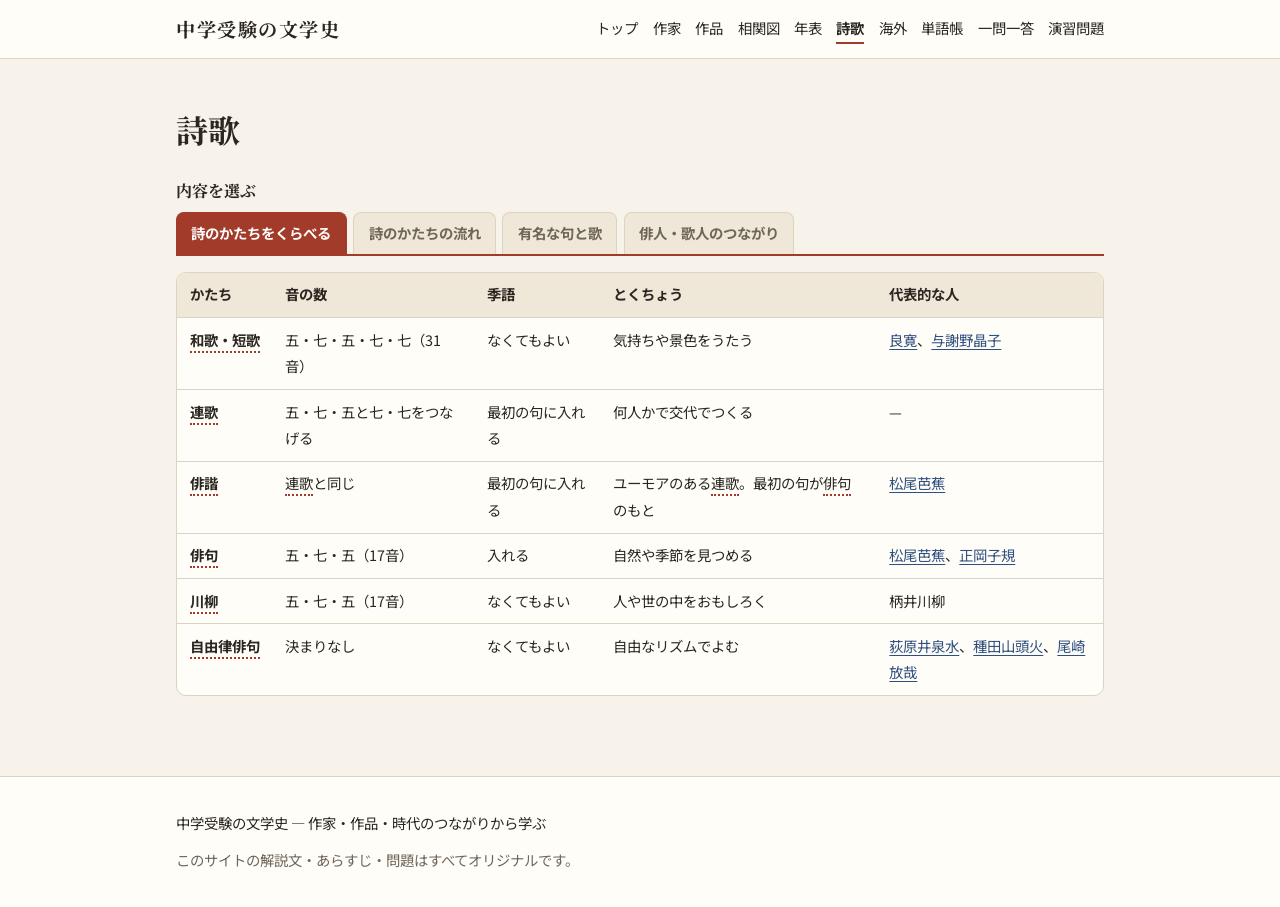
<file: poetry.html>
<!doctype html>
<html lang="ja">
<head>
  <meta charset="utf-8">
  <meta name="viewport" content="width=device-width, initial-scale=1">
  <title>詩歌｜中学受験の文学史</title>
  <meta name="description" content="和歌・短歌・連歌・俳諧・俳句・川柳・自由律俳句など、日本の詩のかたちと有名な句・歌をまとめたページ。">
  <link rel="preconnect" href="https://fonts.googleapis.com">
  <link rel="preconnect" href="https://fonts.gstatic.com" crossorigin>
  <link rel="stylesheet" href="https://fonts.googleapis.com/css2?family=Noto+Sans+JP:wght@400;700&family=Noto+Serif+JP:wght@700&display=swap">
  <link rel="stylesheet" href="style.css?v=20261112e">
</head>
<body>
  <a class="skip" href="#main">本文へ移動</a>
  <header class="site-header">
    <div class="wrap header-inner">
      <a class="brand" href="index.html">中学受験の文学史</a>
      <nav aria-label="メインメニュー">
        <ul class="nav">
          <li><a href="index.html">トップ</a></li>
          <li><a href="authors.html">作家</a></li>
          <li><a href="works.html">作品</a></li>
          <li><a href="relations.html">相関図</a></li>
          <li><a href="timeline.html">年表</a></li>
          <li><a href="poetry.html" aria-current="page">詩歌</a></li>
          <li><a href="foreign.html">海外</a></li>
          <li><a href="glossary.html">単語帳</a></li>
          <li><a href="ichimon.html">一問一答</a></li>
          <li><a href="quiz.html">演習問題</a></li>
        </ul>
      </nav>
    </div>
  </header>

  <main id="main" class="wrap">
    <div class="page-head">
      <h1>詩歌</h1>
    </div>
    <p class="tabs-label" id="tabs-label">内容を選ぶ</p>
    <nav class="tabs" aria-labelledby="tabs-label">
      <a class="tab tab-pf-compare" href="#pf-compare">詩のかたちをくらべる</a>
      <a class="tab tab-pf-flow" href="#pf-flow">詩のかたちの流れ</a>
      <a class="tab tab-pf-poems" href="#pf-poems">有名な句と歌</a>
      <a class="tab tab-pf-poets" href="#pf-poets">俳人・歌人のつながり</a>
    </nav>
    <div class="panels">
    <section class="panel" id="pf-compare">
      <h2 class="visually-hidden">詩のかたちをくらべよう</h2>
      <div class="table-wrap">
        <table class="compare stack">
          <thead><tr><th scope="col">かたち</th><th scope="col">音の数</th><th scope="col">季語</th><th scope="col">とくちょう</th><th scope="col">代表的な人</th></tr></thead>
          <tbody>
          <tr><th scope="row"><a class="word" href="glossary.html#term-tanka">和歌・短歌</a></th><td data-label="音の数">五・七・五・七・七（31音）</td><td data-label="季語">なくてもよい</td><td data-label="とくちょう">気持ちや景色をうたう</td><td data-label="代表的な人"><a href="authors.html#ryokan">良寛</a>、<a href="authors.html#yosano-akiko">与謝野晶子</a></td></tr>
          <tr><th scope="row"><a class="word" href="glossary.html#term-renga">連歌</a></th><td data-label="音の数">五・七・五と七・七をつなげる</td><td data-label="季語">最初の句に入れる</td><td data-label="とくちょう">何人かで交代でつくる</td><td data-label="代表的な人">—</td></tr>
          <tr><th scope="row"><a class="word" href="glossary.html#term-haikai">俳諧</a></th><td data-label="音の数"><a class="word" href="glossary.html#term-renga">連歌</a>と同じ</td><td data-label="季語">最初の句に入れる</td><td data-label="とくちょう">ユーモアのある<a class="word" href="glossary.html#term-renga">連歌</a>。最初の句が<a class="word" href="glossary.html#term-haiku">俳句</a>のもと</td><td data-label="代表的な人"><a href="authors.html#matsuo-basho">松尾芭蕉</a></td></tr>
          <tr><th scope="row"><a class="word" href="glossary.html#term-haiku">俳句</a></th><td data-label="音の数">五・七・五（17音）</td><td data-label="季語">入れる</td><td data-label="とくちょう">自然や季節を見つめる</td><td data-label="代表的な人"><a href="authors.html#matsuo-basho">松尾芭蕉</a>、<a href="authors.html#masaoka-shiki">正岡子規</a></td></tr>
          <tr><th scope="row"><a class="word" href="glossary.html#term-senryu">川柳</a></th><td data-label="音の数">五・七・五（17音）</td><td data-label="季語">なくてもよい</td><td data-label="とくちょう">人や世の中をおもしろく</td><td data-label="代表的な人">柄井川柳</td></tr>
          <tr><th scope="row"><a class="word" href="glossary.html#term-jiyuritsu">自由律俳句</a></th><td data-label="音の数">決まりなし</td><td data-label="季語">なくてもよい</td><td data-label="とくちょう">自由なリズムでよむ</td><td data-label="代表的な人"><a href="authors.html#ogiwara-seisensui">荻原井泉水</a>、<a href="authors.html#taneda-santoka">種田山頭火</a>、<a href="authors.html#ozaki-hosai">尾崎放哉</a></td></tr>
          </tbody>
        </table>
      </div>
    </section>

    <section class="panel" id="pf-flow">
      <h2 class="visually-hidden">詩のかたちの流れ</h2>
      <ol class="timeline">
        <li><span class="year">奈良時代</span><div>『万葉集』に、たくさんの<a class="word" href="glossary.html#term-waka">和歌</a>が集められる</div></li>
        <li><span class="year">鎌倉〜室町時代</span><div>何人かで句をつなげる<a class="word" href="glossary.html#term-renga">連歌</a>がさかんになる</div></li>
        <li><span class="year">江戸時代</span><div>ユーモアのある<a class="word" href="glossary.html#term-haikai">俳諧</a>が広まり、<a class="person" href="authors.html#matsuo-basho">松尾芭蕉</a>が芸術に高める。<a class="word" href="glossary.html#term-senryu">川柳</a>も生まれる</div></li>
        <li><span class="year">明治時代</span><div><a class="person" href="authors.html#masaoka-shiki">正岡子規</a>が「<a class="word" href="glossary.html#term-shasei">写生</a>」を唱え、<a class="word" href="glossary.html#term-haikai">俳諧</a>の最初の句を「<a class="word" href="glossary.html#term-haiku">俳句</a>」とよんで、<a class="word" href="glossary.html#term-tanka">短歌</a>とともに新しくする</div></li>
        <li><span class="year">明治の終わり〜大正</span><div><a class="person" href="authors.html#ogiwara-seisensui">荻原井泉水</a>が、決まりにしばられない<a class="word" href="glossary.html#term-jiyuritsu">自由律俳句</a>を唱える</div></li>
      </ol>
    </section>

    <section class="panel" id="pf-poems">
      <h2 class="visually-hidden">有名な句と歌</h2>
      <p class="muted">作者が亡くなって長い年月がたった作品だけを、学習のためにのせています。</p>
      <!-- 要確認: 句・歌の表記（旧かなづかい・漢字）を出典で確認する。 -->
      <article class="card poem">
        <p class="poem-text">古池や蛙飛びこむ水の音</p>
        <p class="poem-yomi">ふるいけや　かわずとびこむ　みずのおと</p>
        <p class="meta">作者：<a href="authors.html#matsuo-basho">松尾芭蕉</a>　／　<a class="word" href="glossary.html#term-haiku">俳句</a>　／　<a class="word" href="glossary.html#term-kigo">季語</a>：蛙（春）</p>
        <p>静かな古い池に、蛙が飛びこむ水の音がした。その小さな音で、まわりの静けさがいっそう感じられる。</p>
      </article>
      <article class="card poem">
        <p class="poem-text">夏草や兵どもが夢の跡</p>
        <p class="poem-yomi">なつくさや　つわものどもが　ゆめのあと</p>
        <p class="meta">作者：<a href="authors.html#matsuo-basho">松尾芭蕉</a>（<a href="works.html#oku-no-hosomichi">『おくのほそ道（奥の細道）』</a>）　／　<a class="word" href="glossary.html#term-haiku">俳句</a>　／　<a class="word" href="glossary.html#term-kigo">季語</a>：夏草（夏）</p>
        <p>昔、武士たちが手柄を夢見て戦った場所も、今は夏草がしげっているだけだ。</p>
      </article>
      <article class="card poem">
        <p class="poem-text">閑さや岩にしみ入る蝉の声</p>
        <p class="poem-yomi">しずかさや　いわにしみいる　せみのこえ</p>
        <p class="meta">作者：<a href="authors.html#matsuo-basho">松尾芭蕉</a>（<a href="works.html#oku-no-hosomichi">『おくのほそ道（奥の細道）』</a>）　／　<a class="word" href="glossary.html#term-haiku">俳句</a>　／　<a class="word" href="glossary.html#term-kigo">季語</a>：蝉（夏）</p>
        <p>蝉の声が、岩にしみこんでいくように聞こえる。そのため、かえって山寺の静けさが深く感じられる。</p>
      </article>
      <article class="card poem">
        <p class="poem-text">五月雨をあつめて早し最上川</p>
        <p class="poem-yomi">さみだれを　あつめてはやし　もがみがわ</p>
        <p class="meta">作者：<a href="authors.html#matsuo-basho">松尾芭蕉</a>（<a href="works.html#oku-no-hosomichi">『おくのほそ道（奥の細道）』</a>）　／　<a class="word" href="glossary.html#term-haiku">俳句</a>　／　<a class="word" href="glossary.html#term-kigo">季語</a>：五月雨（夏）</p>
        <p>降り続いた梅雨の雨を集めて、最上川がいきおいよく流れている。</p>
      </article>
      <article class="card poem">
        <p class="poem-text">霞立つ永き春日を子供らと手毬つきつつこの日暮らしつ</p>
        <p class="poem-yomi">かすみたつ　ながきはるひを　こどもらと　てまりつきつつ　このひくらしつ</p>
        <p class="meta">作者：<a href="authors.html#ryokan">良寛</a>　／　<a class="word" href="glossary.html#term-tanka">短歌</a>　／　<a class="word" href="glossary.html#term-kigo">季語</a>：（短歌なので季語の決まりはない）</p>
        <p>かすみのかかる長い春の一日を、子どもたちと手まりをつきながら過ごしたことだ。</p>
      </article>
      <article class="card poem">
        <p class="poem-text">分け入つても分け入つても青い山</p>
        <p class="poem-yomi">わけいっても　わけいっても　あおいやま</p>
        <p class="meta">作者：<a href="authors.html#taneda-santoka">種田山頭火</a>　／　<a class="word" href="glossary.html#term-jiyuritsu">自由律俳句</a>　／　<a class="word" href="glossary.html#term-kigo">季語</a>：（決まりはない）</p>
        <p>どこまで山の奥へ進んでも、青い山が続いている。</p>
      </article>
      <article class="card poem">
        <p class="poem-text">咳をしても一人</p>
        <p class="poem-yomi">せきをしても　ひとり</p>
        <p class="meta">作者：<a href="authors.html#ozaki-hosai">尾崎放哉</a>　／　<a class="word" href="glossary.html#term-jiyuritsu">自由律俳句</a>　／　<a class="word" href="glossary.html#term-kigo">季語</a>：（決まりはない）</p>
        <p>咳をしても、声をかけてくれる人はいない。ひとりきりのさびしさをよんでいる。</p>
      </article>
    </section>

    <section class="panel" id="pf-poets">
      <h2 class="visually-hidden">俳人・歌人のつながり</h2>
      <div class="card">
        <p><a href="authors.html#ryokan">良寛</a>（江戸時代の後半）は、自分より前の時代の<a class="word" href="glossary.html#term-haijin">俳人</a>である<a href="authors.html#matsuo-basho">松尾芭蕉</a>（江戸時代の前半）を深く<a class="word" href="glossary.html#term-keiai">敬愛</a>していたとされます。また、<a class="word" href="glossary.html#term-jiyuritsu">自由律俳句</a>の<a href="authors.html#taneda-santoka">種田山頭火</a>と<a href="authors.html#ozaki-hosai">尾崎放哉</a>は、どちらも<a href="authors.html#ogiwara-seisensui">荻原井泉水</a>を先生として学びました。人と人とのつながりは、<a href="relations.html">人物相関図</a>でも確かめられます。</p>
      </div>
    </section>
    </div>
  </main>

  <footer class="site-footer">
    <div class="wrap">
      <p>中学受験の文学史 ― 作家・作品・時代のつながりから学ぶ</p>
      <p class="muted">このサイトの解説文・あらすじ・問題はすべてオリジナルです。</p>
    </div>
  </footer>
</body>
</html>
</file>
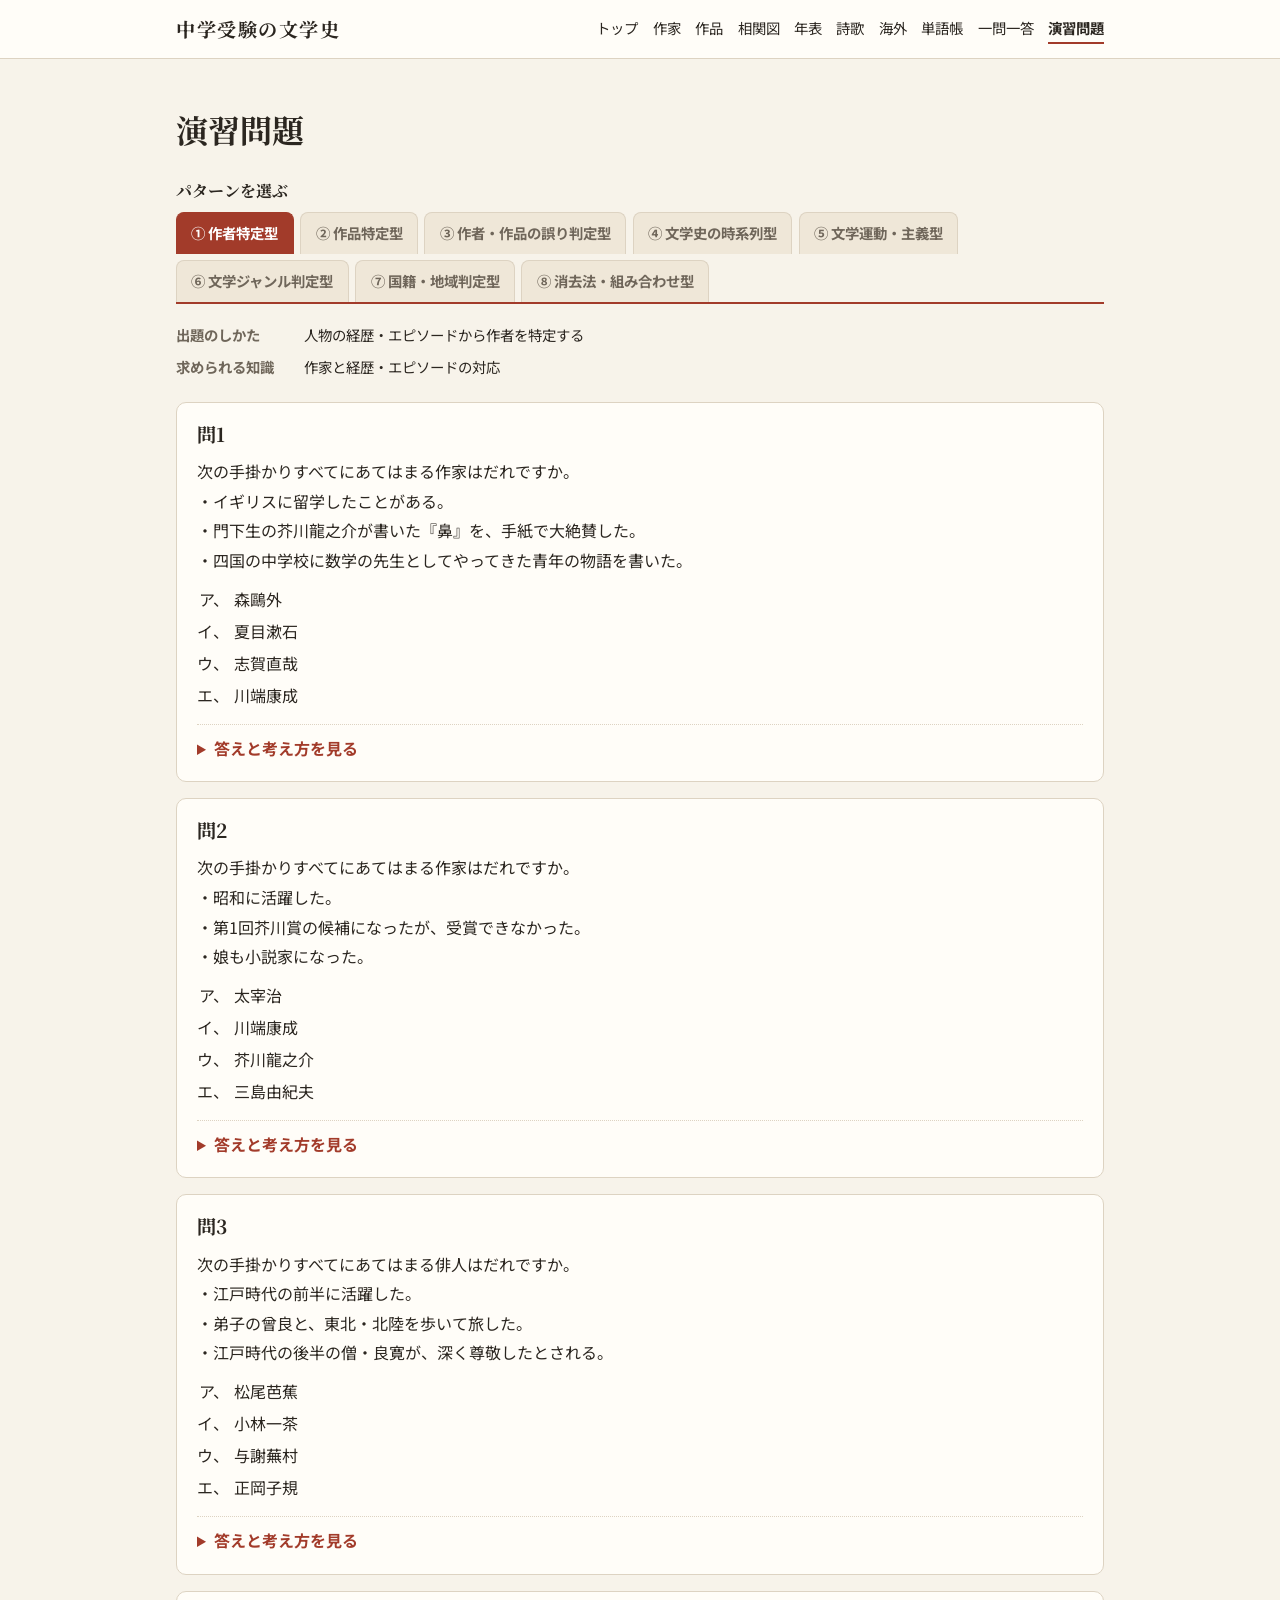
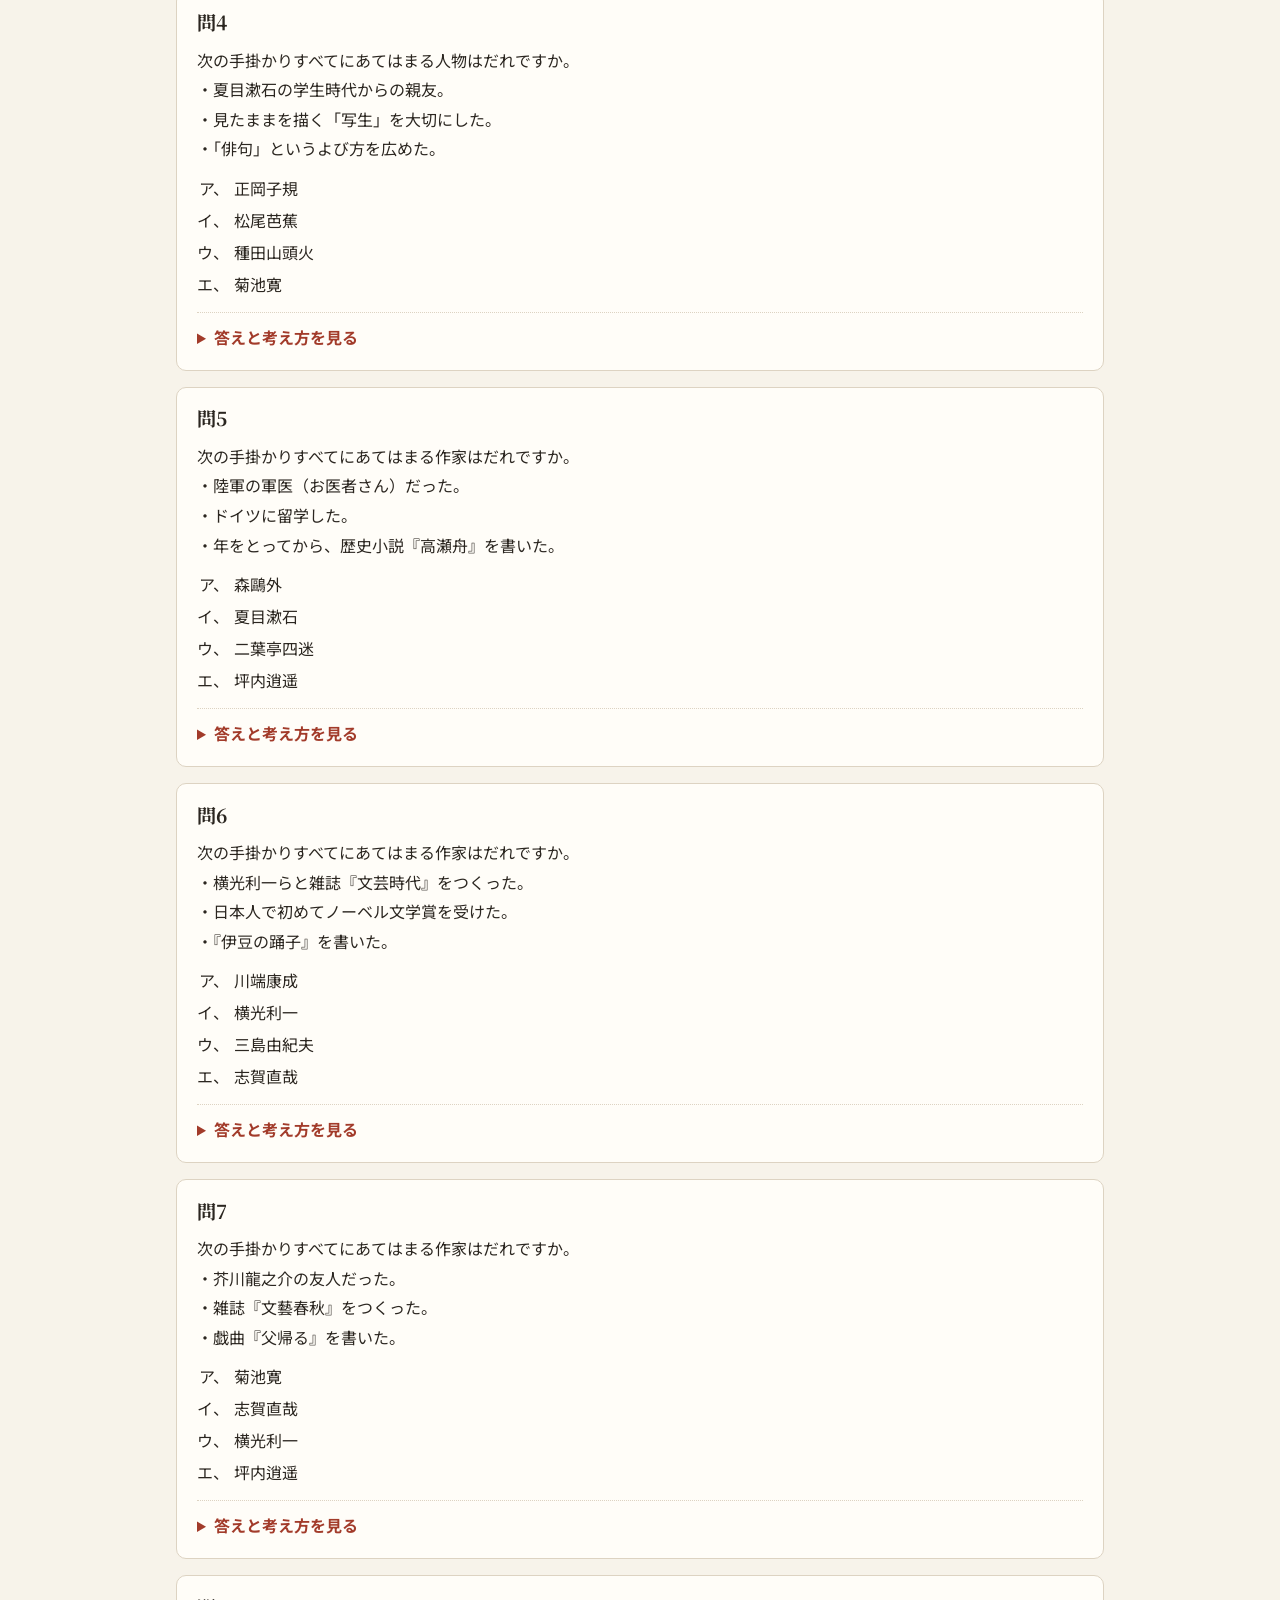
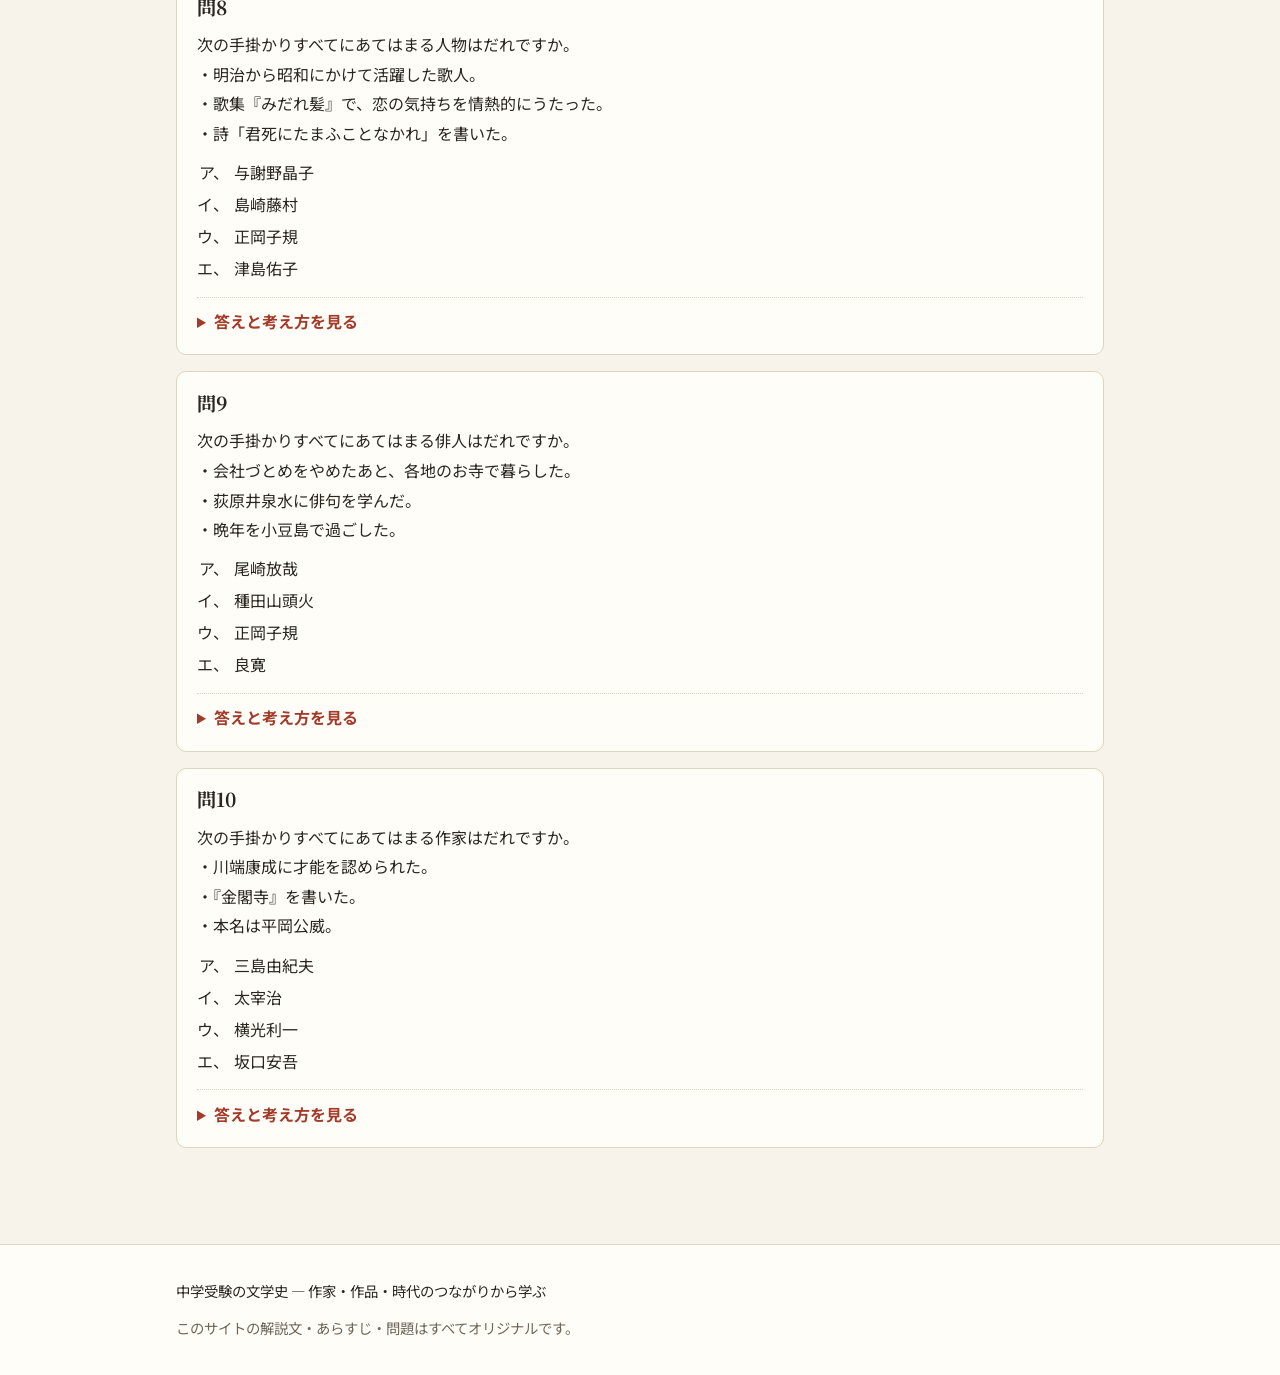
<file: quiz.html>
<!doctype html>
<html lang="ja">
<head>
  <meta charset="utf-8">
  <meta name="viewport" content="width=device-width, initial-scale=1">
  <title>演習問題｜中学受験の文学史</title>
  <meta name="description" content="出題パターン別のオリジナル演習問題（80問）。必要な知識・考え方・覚えておくことつき。">
  <link rel="preconnect" href="https://fonts.googleapis.com">
  <link rel="preconnect" href="https://fonts.gstatic.com" crossorigin>
  <link rel="stylesheet" href="https://fonts.googleapis.com/css2?family=Noto+Sans+JP:wght@400;700&family=Noto+Serif+JP:wght@700&display=swap">
  <link rel="stylesheet" href="style.css?v=20261112e">
</head>
<body>
  <a class="skip" href="#main">本文へ移動</a>
  <header class="site-header">
    <div class="wrap header-inner">
      <a class="brand" href="index.html">中学受験の文学史</a>
      <nav aria-label="メインメニュー">
        <ul class="nav">
          <li><a href="index.html">トップ</a></li>
          <li><a href="authors.html">作家</a></li>
          <li><a href="works.html">作品</a></li>
          <li><a href="relations.html">相関図</a></li>
          <li><a href="timeline.html">年表</a></li>
          <li><a href="poetry.html">詩歌</a></li>
          <li><a href="foreign.html">海外</a></li>
          <li><a href="glossary.html">単語帳</a></li>
          <li><a href="ichimon.html">一問一答</a></li>
          <li><a href="quiz.html" aria-current="page">演習問題</a></li>
        </ul>
      </nav>
    </div>
  </header>

  <main id="main" class="wrap">
    <div class="page-head">
      <h1>演習問題</h1>
    </div>

    <p class="tabs-label" id="tabs-label">パターンを選ぶ</p>
    <nav class="tabs" aria-labelledby="tabs-label">
      <a class="tab tab-p1" href="#p1">① 作者特定型</a>
      <a class="tab tab-p2" href="#p2">② 作品特定型</a>
      <a class="tab tab-p3" href="#p3">③ 作者・作品の誤り判定型</a>
      <a class="tab tab-p4" href="#p4">④ 文学史の時系列型</a>
      <a class="tab tab-p5" href="#p5">⑤ 文学運動・主義型</a>
      <a class="tab tab-p6" href="#p6">⑥ 文学ジャンル判定型</a>
      <a class="tab tab-p7" href="#p7">⑦ 国籍・地域判定型</a>
      <a class="tab tab-p8" href="#p8">⑧ 消去法・組み合わせ型</a>
    </nav>
    <div class="panels">

    <section class="panel" id="p1">
      <h2 class="visually-hidden">① 作者特定型</h2>
      <dl class="pattern-need"><div><dt>出題のしかた</dt><dd>人物の経歴・エピソードから作者を特定する</dd></div><div><dt>求められる知識</dt><dd>作家と経歴・エピソードの対応</dd></div></dl>
      <article class="card quiz" id="ex-1">
        <h3>問1</h3>
        <p>次の手掛かりすべてにあてはまる作家はだれですか。<br>・イギリスに留学したことがある。<br>・門下生の芥川龍之介が書いた『鼻』を、手紙で大絶賛した。<br>・四国の中学校に数学の先生としてやってきた青年の物語を書いた。</p>
        <ol class="choices">
          <li>森鷗外</li>
          <li>夏目漱石</li>
          <li>志賀直哉</li>
          <li>川端康成</li>
        </ol>
        <details>
          <summary>答えと考え方を見る</summary>
          <ol class="steps">
            <li><p class="step-title">必要な知識</p>
              <ul>
                <li><a class="person" href="authors.html#natsume-soseki">夏目漱石</a>はイギリスに留学した</li>
                <li><a class="person" href="authors.html#akutagawa-ryunosuke">芥川龍之介</a>は<a class="person" href="authors.html#natsume-soseki">漱石</a>の<a class="word" href="glossary.html#term-monkasei">門下生</a>で、『鼻』を漱石にほめられた</li>
                <li>四国の中学校が舞台の物語は『坊っちゃん』</li>
              </ul></li>
            <li><p class="step-title">考え方</p>
              <p>三つの手掛かりのどれからでも<a class="person" href="authors.html#natsume-soseki">漱石</a>にたどり着ける。<a class="person" href="authors.html#mori-ogai">森鷗外</a>も留学しているが、行き先はドイツで、芥川の先生でもない。手掛かりが複数あるときは、いちばん自信のあるものから候補をしぼろう。</p></li>
            <li><p class="step-title">答え</p>
              <p class="answer">イ　夏目漱石</p></li>
          </ol>
          <p class="point"><span class="label">覚えておくこと</span>作家の代表作だけでなく、留学先・弟子・エピソードもセットで覚える。</p>
          <p class="related">くわしく：<a href="authors.html#natsume-soseki">夏目漱石</a>、<a href="authors.html#akutagawa-ryunosuke">芥川龍之介</a>、<a href="authors.html#mori-ogai">森鷗外</a>、<a href="works.html#hana">『鼻』</a>、<a href="works.html#botchan">『坊っちゃん』</a></p>
        </details>
      </article>
      <article class="card quiz" id="ex-2">
        <h3>問2</h3>
        <p>次の手掛かりすべてにあてはまる作家はだれですか。<br>・昭和に活躍した。<br>・第1回芥川賞の候補になったが、受賞できなかった。<br>・娘も小説家になった。</p>
        <ol class="choices">
          <li>太宰治</li>
          <li>川端康成</li>
          <li>芥川龍之介</li>
          <li>三島由紀夫</li>
        </ol>
        <details>
          <summary>答えと考え方を見る</summary>
          <ol class="steps">
            <li><p class="step-title">必要な知識</p>
              <ul>
                <li>第1回<a class="word" href="glossary.html#term-prize">芥川賞</a>（1935年）で、<a class="person" href="authors.html#dazai-osamu">太宰治</a>は候補になったが受賞できなかった</li>
                <li><a class="person" href="authors.html#kawabata-yasunari">川端康成</a>はそのときの<a class="word" href="glossary.html#term-senko">選考委員</a></li>
                <li><a class="person" href="authors.html#akutagawa-ryunosuke">芥川龍之介</a>は<a class="word" href="glossary.html#term-prize">芥川賞</a>ができる前（1927年）に亡くなっている</li>
                <li><a class="person" href="authors.html#dazai-osamu">太宰治</a>の娘・<a class="person" href="authors.html#tsushima-yuko">津島佑子</a>は小説家</li>
              </ul></li>
            <li><p class="step-title">考え方</p>
              <p>選択肢を一つずつ消していく。川端は賞を選ぶ側、芥川は賞の名前になった人で、賞ができたときにはすでに亡くなっている。三島は1925年生まれで、1935年にはまだ10歳。残るのは<a class="person" href="authors.html#dazai-osamu">太宰治</a>。</p></li>
            <li><p class="step-title">答え</p>
              <p class="answer">ア　太宰治</p></li>
          </ol>
          <p class="point"><span class="label">覚えておくこと</span>文学賞をめぐる出来事は、「だれが選ぶ側で、だれが候補だったか」まで覚える。</p>
          <p class="related">くわしく：<a href="authors.html#dazai-osamu">太宰治</a>、<a href="authors.html#kawabata-yasunari">川端康成</a>、<a href="authors.html#akutagawa-ryunosuke">芥川龍之介</a>、<a href="authors.html#mishima-yukio">三島由紀夫</a>、<a href="authors.html#tsushima-yuko">津島佑子</a>、<a class="word" href="glossary.html#term-prize">芥川賞・直木賞</a>、<a class="word" href="glossary.html#term-senko">選考委員・選評</a></p>
        </details>
      </article>
      <article class="card quiz" id="ex-3">
        <h3>問3</h3>
        <p>次の手掛かりすべてにあてはまる俳人はだれですか。<br>・江戸時代の前半に活躍した。<br>・弟子の曾良と、東北・北陸を歩いて旅した。<br>・江戸時代の後半の僧・良寛が、深く尊敬したとされる。</p>
        <ol class="choices">
          <li>松尾芭蕉</li>
          <li>小林一茶</li>
          <li>与謝蕪村</li>
          <li>正岡子規</li>
        </ol>
        <details>
          <summary>答えと考え方を見る</summary>
          <ol class="steps">
            <li><p class="step-title">必要な知識</p>
              <ul>
                <li><a class="person" href="authors.html#matsuo-basho">松尾芭蕉</a>（1644〜1694年）は弟子の曾良と旅をして『おくのほそ道』を書いた</li>
                <li><a class="person" href="authors.html#ryokan">良寛</a>（1758〜1831年）は<a class="person" href="authors.html#matsuo-basho">芭蕉</a>を尊敬していたとされる</li>
                <li>与謝蕪村は江戸時代の中ごろ、小林一茶は江戸時代の後半、<a class="person" href="authors.html#masaoka-shiki">正岡子規</a>は明治時代の<a class="word" href="glossary.html#term-haijin">俳人</a></li>
              </ul></li>
            <li><p class="step-title">考え方</p>
              <p>曾良との旅は『おくのほそ道』のこと。また、<a class="person" href="authors.html#ryokan">良寛</a>より前の時代の人でなければ、良寛が尊敬することはできない。時代の順番も手掛かりになる。</p></li>
            <li><p class="step-title">答え</p>
              <p class="answer">ア　松尾芭蕉</p></li>
          </ol>
          <p class="point"><span class="label">覚えておくこと</span>人物どうしのつながりは、どちらが前の時代の人かも確かめておく。</p>
          <p class="related">くわしく：<a href="authors.html#matsuo-basho">松尾芭蕉</a>、<a href="authors.html#ryokan">良寛</a>、<a href="works.html#oku-no-hosomichi">『おくのほそ道（奥の細道）』</a>、<a class="word" href="glossary.html#term-keiai">敬愛</a></p>
        </details>
      </article>
      <article class="card quiz" id="ex-4">
        <h3>問4</h3>
        <p>次の手掛かりすべてにあてはまる人物はだれですか。<br>・夏目漱石の学生時代からの親友。<br>・見たままを描く「写生」を大切にした。<br>・「俳句」というよび方を広めた。</p>
        <ol class="choices">
          <li>正岡子規</li>
          <li>松尾芭蕉</li>
          <li>種田山頭火</li>
          <li>菊池寛</li>
        </ol>
        <details>
          <summary>答えと考え方を見る</summary>
          <ol class="steps">
            <li><p class="step-title">必要な知識</p>
              <ul>
                <li><a class="person" href="authors.html#masaoka-shiki">正岡子規</a>は<a class="person" href="authors.html#natsume-soseki">漱石</a>の親友で、<a class="word" href="glossary.html#term-shasei">写生</a>を唱え、<a class="word" href="glossary.html#term-haiku">俳句</a>と<a class="word" href="glossary.html#term-tanka">短歌</a>を新しくした</li>
                <li><a class="person" href="authors.html#matsuo-basho">松尾芭蕉</a>は江戸時代の<a class="word" href="glossary.html#term-haijin">俳人</a></li>
                <li><a class="person" href="authors.html#taneda-santoka">種田山頭火</a>は<a class="word" href="glossary.html#term-jiyuritsu">自由律俳句</a>の<a class="word" href="glossary.html#term-haijin">俳人</a></li>
                <li><a class="person" href="authors.html#kikuchi-kan">菊池寛</a>は<a class="person" href="authors.html#akutagawa-ryunosuke">芥川龍之介</a>の友人</li>
              </ul></li>
            <li><p class="step-title">考え方</p>
              <p><a class="person" href="authors.html#matsuo-basho">芭蕉</a>は江戸時代の人なので、明治の<a class="person" href="authors.html#natsume-soseki">漱石</a>の親友にはなれない。山頭火は<a class="word" href="glossary.html#term-jiyuritsu">自由律俳句</a>、<a class="person" href="authors.html#kikuchi-kan">菊池寛</a>は芥川の友人。残るのは<a class="person" href="authors.html#masaoka-shiki">正岡子規</a>。</p></li>
            <li><p class="step-title">答え</p>
              <p class="answer">ア　正岡子規</p></li>
          </ol>
          <p class="point"><span class="label">覚えておくこと</span>「親友」「師弟」などのつながりは、相手の作家とセットで覚える。</p>
          <p class="related">くわしく：<a href="authors.html#masaoka-shiki">正岡子規</a>、<a href="authors.html#natsume-soseki">夏目漱石</a>、<a href="authors.html#matsuo-basho">松尾芭蕉</a>、<a href="authors.html#taneda-santoka">種田山頭火</a>、<a href="authors.html#kikuchi-kan">菊池寛</a>、<a class="word" href="glossary.html#term-shasei">写生</a></p>
        </details>
      </article>
      <article class="card quiz" id="ex-5">
        <h3>問5</h3>
        <p>次の手掛かりすべてにあてはまる作家はだれですか。<br>・陸軍の軍医（お医者さん）だった。<br>・ドイツに留学した。<br>・年をとってから、歴史小説『高瀬舟』を書いた。</p>
        <ol class="choices">
          <li>森鷗外</li>
          <li>夏目漱石</li>
          <li>二葉亭四迷</li>
          <li>坪内逍遥</li>
        </ol>
        <details>
          <summary>答えと考え方を見る</summary>
          <ol class="steps">
            <li><p class="step-title">必要な知識</p>
              <ul>
                <li><a class="person" href="authors.html#mori-ogai">森鷗外</a>は陸軍の軍医で、ドイツに留学した</li>
                <li>『高瀬舟』は<a class="person" href="authors.html#mori-ogai">鷗外</a>の<a class="word" href="glossary.html#term-rekishi">歴史小説</a></li>
                <li><a class="person" href="authors.html#natsume-soseki">夏目漱石</a>が留学したのはイギリス</li>
              </ul></li>
            <li><p class="step-title">考え方</p>
              <p>「軍医」「ドイツ」「『高瀬舟』」のどれからでも<a class="person" href="authors.html#mori-ogai">鷗外</a>にたどり着く。同じ明治の<a class="word" href="glossary.html#term-bungo">文豪</a>の<a class="person" href="authors.html#natsume-soseki">漱石</a>とは、留学先で区別できる。</p></li>
            <li><p class="step-title">答え</p>
              <p class="answer">ア　森鷗外</p></li>
          </ol>
          <p class="point"><span class="label">覚えておくこと</span>明治の<a class="word" href="glossary.html#term-bungo">文豪</a>二人（<a class="person" href="authors.html#mori-ogai">鷗外</a>・<a class="person" href="authors.html#natsume-soseki">漱石</a>）は、留学先と仕事のちがいで区別する。</p>
          <p class="related">くわしく：<a href="authors.html#mori-ogai">森鷗外</a>、<a href="authors.html#natsume-soseki">夏目漱石</a>、<a href="works.html#takasebune">『高瀬舟』</a></p>
        </details>
      </article>
      <article class="card quiz" id="ex-6">
        <h3>問6</h3>
        <p>次の手掛かりすべてにあてはまる作家はだれですか。<br>・横光利一らと雑誌『文芸時代』をつくった。<br>・日本人で初めてノーベル文学賞を受けた。<br>・『伊豆の踊子』を書いた。</p>
        <ol class="choices">
          <li>川端康成</li>
          <li>横光利一</li>
          <li>三島由紀夫</li>
          <li>志賀直哉</li>
        </ol>
        <details>
          <summary>答えと考え方を見る</summary>
          <ol class="steps">
            <li><p class="step-title">必要な知識</p>
              <ul>
                <li><a class="person" href="authors.html#kawabata-yasunari">川端康成</a>は<a class="person" href="authors.html#yokomitsu-riichi">横光利一</a>らと『文芸時代』をつくり、<a class="word" href="glossary.html#term-shinkankakuha">新感覚派</a>とよばれた</li>
                <li>1968年、日本人で初めて<a class="word" href="glossary.html#term-nobel">ノーベル文学賞</a>を受けた</li>
                <li>『伊豆の踊子』は川端の作品</li>
              </ul></li>
            <li><p class="step-title">考え方</p>
              <p>一つめの手掛かりだけだと<a class="person" href="authors.html#yokomitsu-riichi">横光利一</a>も候補になるが、<a class="word" href="glossary.html#term-nobel">ノーベル文学賞</a>と『伊豆の踊子』で川端に決まる。</p></li>
            <li><p class="step-title">答え</p>
              <p class="answer">ア　川端康成</p></li>
          </ol>
          <p class="point"><span class="label">覚えておくこと</span>同じグループの仲間がいる作家は、ほかの手掛かりで区別する。</p>
          <p class="related">くわしく：<a href="authors.html#kawabata-yasunari">川端康成</a>、<a href="authors.html#yokomitsu-riichi">横光利一</a>、<a href="works.html#izu-no-odoriko">『伊豆の踊子』</a>、<a class="word" href="glossary.html#term-nobel">ノーベル文学賞</a>、<a class="word" href="glossary.html#term-shinkankakuha">新感覚派</a></p>
        </details>
      </article>
      <article class="card quiz" id="ex-7">
        <h3>問7</h3>
        <p>次の手掛かりすべてにあてはまる作家はだれですか。<br>・芥川龍之介の友人だった。<br>・雑誌『文藝春秋』をつくった。<br>・戯曲『父帰る』を書いた。</p>
        <ol class="choices">
          <li>菊池寛</li>
          <li>志賀直哉</li>
          <li>横光利一</li>
          <li>坪内逍遥</li>
        </ol>
        <details>
          <summary>答えと考え方を見る</summary>
          <ol class="steps">
            <li><p class="step-title">必要な知識</p>
              <ul>
                <li><a class="person" href="authors.html#kikuchi-kan">菊池寛</a>は<a class="person" href="authors.html#akutagawa-ryunosuke">芥川龍之介</a>の友人で、のちに<a class="word" href="glossary.html#term-prize">芥川賞</a>・直木賞をつくった</li>
                <li>1923年に『文藝春秋』をつくった</li>
                <li>『父帰る』は<a class="person" href="authors.html#kikuchi-kan">菊池寛</a>の<a class="word" href="glossary.html#term-gikyoku">戯曲</a></li>
              </ul></li>
            <li><p class="step-title">考え方</p>
              <p>芥川の友人で、雑誌をつくった人物は<a class="person" href="authors.html#kikuchi-kan">菊池寛</a>。<a class="word" href="glossary.html#term-prize">芥川賞</a>をつくった人として覚えておくと結び付けやすい。</p></li>
            <li><p class="step-title">答え</p>
              <p class="answer">ア　菊池寛</p></li>
          </ol>
          <p class="point"><span class="label">覚えておくこと</span>文学賞や雑誌をつくった人物も、作家とのつながりで覚える。</p>
          <p class="related">くわしく：<a href="authors.html#kikuchi-kan">菊池寛</a>、<a href="authors.html#akutagawa-ryunosuke">芥川龍之介</a>、<a href="works.html#chichi-kaeru">『父帰る』</a></p>
        </details>
      </article>
      <article class="card quiz" id="ex-8">
        <h3>問8</h3>
        <p>次の手掛かりすべてにあてはまる人物はだれですか。<br>・明治から昭和にかけて活躍した歌人。<br>・歌集『みだれ髪』で、恋の気持ちを情熱的にうたった。<br>・詩「君死にたまふことなかれ」を書いた。</p>
        <ol class="choices">
          <li>与謝野晶子</li>
          <li>島崎藤村</li>
          <li>正岡子規</li>
          <li>津島佑子</li>
        </ol>
        <details>
          <summary>答えと考え方を見る</summary>
          <ol class="steps">
            <li><p class="step-title">必要な知識</p>
              <ul>
                <li><a class="person" href="authors.html#yosano-akiko">与謝野晶子</a>は<a class="word" href="glossary.html#term-romanticism">浪漫主義</a>の<a class="word" href="glossary.html#term-tanka">短歌</a>を代表する<a class="word" href="glossary.html#term-haijin">歌人</a></li>
                <li>歌集『みだれ髪』、詩「君死にたまふことなかれ」</li>
              </ul></li>
            <li><p class="step-title">考え方</p>
              <p>『みだれ髪』は歌集。<a class="person" href="authors.html#shimazaki-toson">島崎藤村</a>も<a class="word" href="glossary.html#term-romanticism">浪漫主義</a>の詩人だが、代表作は詩集『若菜集』。</p></li>
            <li><p class="step-title">答え</p>
              <p class="answer">ア　与謝野晶子</p></li>
          </ol>
          <p class="point"><span class="label">覚えておくこと</span><a class="word" href="glossary.html#term-romanticism">浪漫主義</a>の詩歌は「晶子＝歌集『みだれ髪』」「藤村＝詩集『若菜集』」で区別する。</p>
          <p class="related">くわしく：<a href="authors.html#yosano-akiko">与謝野晶子</a>、<a href="authors.html#shimazaki-toson">島崎藤村</a>、<a href="works.html#midaregami">『みだれ髪』</a>、<a href="works.html#wakanashu">『若菜集』</a>、<a class="word" href="glossary.html#term-romanticism">浪漫主義</a></p>
        </details>
      </article>
      <article class="card quiz" id="ex-9">
        <h3>問9</h3>
        <p>次の手掛かりすべてにあてはまる俳人はだれですか。<br>・会社づとめをやめたあと、各地のお寺で暮らした。<br>・荻原井泉水に俳句を学んだ。<br>・晩年を小豆島で過ごした。</p>
        <ol class="choices">
          <li>尾崎放哉</li>
          <li>種田山頭火</li>
          <li>正岡子規</li>
          <li>良寛</li>
        </ol>
        <details>
          <summary>答えと考え方を見る</summary>
          <ol class="steps">
            <li><p class="step-title">必要な知識</p>
              <ul>
                <li><a class="person" href="authors.html#ozaki-hosai">尾崎放哉</a>は<a class="person" href="authors.html#ogiwara-seisensui">荻原井泉水</a>に学んだ<a class="word" href="glossary.html#term-jiyuritsu">自由律俳句</a>の<a class="word" href="glossary.html#term-haijin">俳人</a>で、晩年を小豆島で過ごした</li>
                <li><a class="person" href="authors.html#taneda-santoka">種田山頭火</a>も井泉水の弟子だが、お坊さんの姿で各地を旅した</li>
              </ul></li>
            <li><p class="step-title">考え方</p>
              <p>井泉水の弟子は二人（山頭火・放哉）いるので、二つめの手掛かりだけでは決まらない。「小豆島」で放哉に決まる。</p></li>
            <li><p class="step-title">答え</p>
              <p class="answer">ア　尾崎放哉</p></li>
          </ol>
          <p class="point"><span class="label">覚えておくこと</span>同じ先生の弟子が二人いるときは、それぞれのエピソードで区別する。</p>
          <p class="related">くわしく：<a href="authors.html#ozaki-hosai">尾崎放哉</a>、<a href="authors.html#taneda-santoka">種田山頭火</a>、<a href="authors.html#ogiwara-seisensui">荻原井泉水</a>、<a class="word" href="glossary.html#term-jiyuritsu">自由律俳句</a></p>
        </details>
      </article>
      <article class="card quiz" id="ex-10">
        <h3>問10</h3>
        <p>次の手掛かりすべてにあてはまる作家はだれですか。<br>・川端康成に才能を認められた。<br>・『金閣寺』を書いた。<br>・本名は平岡公威。</p>
        <ol class="choices">
          <li>三島由紀夫</li>
          <li>太宰治</li>
          <li>横光利一</li>
          <li>坂口安吾</li>
        </ol>
        <details>
          <summary>答えと考え方を見る</summary>
          <ol class="steps">
            <li><p class="step-title">必要な知識</p>
              <ul>
                <li><a class="person" href="authors.html#mishima-yukio">三島由紀夫</a>は<a class="person" href="authors.html#kawabata-yasunari">川端康成</a>に才能を認められた</li>
                <li>『金閣寺』『豊饒の海』を書いた</li>
                <li>本名は平岡公威</li>
              </ul></li>
            <li><p class="step-title">考え方</p>
              <p>『金閣寺』がわかれば三島に決まる。川端とつながりのある作家（<a class="person" href="authors.html#yokomitsu-riichi">横光利一</a>・<a class="person" href="authors.html#dazai-osamu">太宰治</a>）とまちがえないようにする。</p></li>
            <li><p class="step-title">答え</p>
              <p class="answer">ア　三島由紀夫</p></li>
          </ol>
          <p class="point"><span class="label">覚えておくこと</span>一人の作家に、つながりのある作家が何人もいるときは、関係の種類（友人・対立・才能を見出す）で区別する。</p>
          <p class="related">くわしく：<a href="authors.html#mishima-yukio">三島由紀夫</a>、<a href="authors.html#kawabata-yasunari">川端康成</a>、<a href="works.html#kinkakuji">『金閣寺』</a>、<a class="word" href="glossary.html#term-penname">本名とペンネーム</a></p>
        </details>
      </article>
    </section>

    <section class="panel" id="p2">
      <h2 class="visually-hidden">② 作品特定型</h2>
      <dl class="pattern-need"><div><dt>出題のしかた</dt><dd>作品名から作者を特定する</dd></div><div><dt>求められる知識</dt><dd>作者と代表作の対応</dd></div></dl>
      <article class="card quiz" id="ex-11">
        <h3>問11</h3>
        <p>小説『浮雲』を書いた作家はだれですか。</p>
        <ol class="choices">
          <li>坪内逍遥</li>
          <li>二葉亭四迷</li>
          <li>森鷗外</li>
          <li>夏目漱石</li>
        </ol>
        <details>
          <summary>答えと考え方を見る</summary>
          <ol class="steps">
            <li><p class="step-title">必要な知識</p>
              <ul>
                <li>『浮雲』は<a class="person" href="authors.html#futabatei-shimei">二葉亭四迷</a>が<a class="word" href="glossary.html#term-genbun">言文一致</a>で書いた小説</li>
                <li><a class="person" href="authors.html#tsubouchi-shoyo">坪内逍遥</a>は<a class="word" href="glossary.html#term-hyoron">評論</a>『小説神髄』で<a class="word" href="glossary.html#term-realism">リアリズム</a>を唱えた人で、二葉亭を後押しした</li>
              </ul></li>
            <li><p class="step-title">考え方</p>
              <p><a class="person" href="authors.html#tsubouchi-shoyo">坪内逍遥</a>と<a class="person" href="authors.html#futabatei-shimei">二葉亭四迷</a>は、どちらも<a class="word" href="glossary.html#term-realism">リアリズム</a>に関係するのでまぎらわしい。「考えを唱えた人（逍遥）」と「それを作品にした人（二葉亭）」を区別する。</p></li>
            <li><p class="step-title">答え</p>
              <p class="answer">イ　二葉亭四迷</p></li>
          </ol>
          <p class="point"><span class="label">覚えておくこと</span>関係の深い二人は、それぞれの作品を取りちがえやすい。セットで区別して覚える。</p>
          <p class="related">くわしく：<a href="authors.html#futabatei-shimei">二葉亭四迷</a>、<a href="authors.html#tsubouchi-shoyo">坪内逍遥</a>、<a href="works.html#ukigumo">『浮雲』</a>、<a href="works.html#shosetsu-shinzui">『小説神髄』</a>、<a class="word" href="glossary.html#term-realism">リアリズム（写実主義）</a>、<a class="word" href="glossary.html#term-genbun">言文一致</a></p>
        </details>
      </article>
      <article class="card quiz" id="ex-12">
        <h3>問12</h3>
        <p>小説『破戒』を書いた作家はだれですか。</p>
        <ol class="choices">
          <li>田山花袋</li>
          <li>島崎藤村</li>
          <li>志賀直哉</li>
          <li>森鷗外</li>
        </ol>
        <details>
          <summary>答えと考え方を見る</summary>
          <ol class="steps">
            <li><p class="step-title">必要な知識</p>
              <ul>
                <li>『破戒』は<a class="person" href="authors.html#shimazaki-toson">島崎藤村</a>の小説で、<a class="word" href="glossary.html#term-naturalism">自然主義</a>の代表作</li>
                <li><a class="person" href="authors.html#tayama-katai">田山花袋</a>の代表作は『蒲団』（同じく<a class="word" href="glossary.html#term-naturalism">自然主義</a>）</li>
              </ul></li>
            <li><p class="step-title">考え方</p>
              <p>藤村と花袋は、どちらも<a class="word" href="glossary.html#term-naturalism">自然主義</a>の代表的な作家で、友人どうし。「破戒＝藤村」「蒲団＝花袋」をセットで覚えておけば迷わない。</p></li>
            <li><p class="step-title">答え</p>
              <p class="answer">イ　島崎藤村</p></li>
          </ol>
          <p class="point"><span class="label">覚えておくこと</span>同じグループの作家は、代表作を一つずつ対にして覚える。</p>
          <p class="related">くわしく：<a href="authors.html#shimazaki-toson">島崎藤村</a>、<a href="authors.html#tayama-katai">田山花袋</a>、<a href="works.html#hakai">『破戒』</a>、<a href="works.html#futon">『蒲団』</a>、<a class="word" href="glossary.html#term-naturalism">自然主義</a></p>
        </details>
      </article>
      <article class="card quiz" id="ex-13">
        <h3>問13</h3>
        <p>『舞姫』を書いた作家はだれですか。</p>
        <ol class="choices">
          <li>夏目漱石</li>
          <li>森鷗外</li>
          <li>二葉亭四迷</li>
          <li>坪内逍遥</li>
        </ol>
        <details>
          <summary>答えと考え方を見る</summary>
          <ol class="steps">
            <li><p class="step-title">必要な知識</p>
              <ul>
                <li>『舞姫』は<a class="person" href="authors.html#mori-ogai">森鷗外</a>の<a class="word" href="glossary.html#term-length">短編小説</a>（1890年）</li>
                <li>ドイツ留学の体験がもとになっている</li>
              </ul></li>
            <li><p class="step-title">考え方</p>
              <p>明治の作家どうしで迷いやすい。ドイツが舞台なので、ドイツに留学した<a class="person" href="authors.html#mori-ogai">鷗外</a>。</p></li>
            <li><p class="step-title">答え</p>
              <p class="answer">イ　森鷗外</p></li>
          </ol>
          <p class="point"><span class="label">覚えておくこと</span>作品名を聞いたら、作者と、まちがえやすい作家をセットで思い出す。</p>
          <p class="related">くわしく：<a href="authors.html#mori-ogai">森鷗外</a>、<a href="works.html#maihime">『舞姫』</a></p>
        </details>
      </article>
      <article class="card quiz" id="ex-14">
        <h3>問14</h3>
        <p>『こころ』を書いた作家はだれですか。</p>
        <ol class="choices">
          <li>森鷗外</li>
          <li>芥川龍之介</li>
          <li>夏目漱石</li>
          <li>志賀直哉</li>
        </ol>
        <details>
          <summary>答えと考え方を見る</summary>
          <ol class="steps">
            <li><p class="step-title">必要な知識</p>
              <ul>
                <li>『こころ』は<a class="person" href="authors.html#natsume-soseki">夏目漱石</a>の<a class="word" href="glossary.html#term-length">長編小説</a>（1914年）</li>
                <li><a class="person" href="authors.html#natsume-soseki">漱石</a>の後期<a class="word" href="glossary.html#term-sanbusaku">三部作</a>の三つ目</li>
              </ul></li>
            <li><p class="step-title">考え方</p>
              <p>『こころ』は<a class="person" href="authors.html#natsume-soseki">漱石</a>の代表作。弟子の芥川の作品とまちがえないようにする。</p></li>
            <li><p class="step-title">答え</p>
              <p class="answer">ウ　夏目漱石</p></li>
          </ol>
          <p class="point"><span class="label">覚えておくこと</span>作品名を聞いたら、作者と、まちがえやすい作家をセットで思い出す。</p>
          <p class="related">くわしく：<a href="authors.html#natsume-soseki">夏目漱石</a>、<a href="works.html#kokoro">『こころ』</a></p>
        </details>
      </article>
      <article class="card quiz" id="ex-15">
        <h3>問15</h3>
        <p>『羅生門』を書いた作家はだれですか。</p>
        <ol class="choices">
          <li>夏目漱石</li>
          <li>芥川龍之介</li>
          <li>菊池寛</li>
          <li>志賀直哉</li>
        </ol>
        <details>
          <summary>答えと考え方を見る</summary>
          <ol class="steps">
            <li><p class="step-title">必要な知識</p>
              <ul>
                <li>『羅生門』は<a class="person" href="authors.html#akutagawa-ryunosuke">芥川龍之介</a>の<a class="word" href="glossary.html#term-length">短編小説</a>（1915年）</li>
                <li>古い物語集『今昔物語集』の話がもと</li>
              </ul></li>
            <li><p class="step-title">考え方</p>
              <p>古典を題材にした短編は芥川。友人の<a class="person" href="authors.html#kikuchi-kan">菊池寛</a>、先生の<a class="person" href="authors.html#natsume-soseki">漱石</a>とまちがえないようにする。</p></li>
            <li><p class="step-title">答え</p>
              <p class="answer">イ　芥川龍之介</p></li>
          </ol>
          <p class="point"><span class="label">覚えておくこと</span>作品名を聞いたら、作者と、まちがえやすい作家をセットで思い出す。</p>
          <p class="related">くわしく：<a href="authors.html#akutagawa-ryunosuke">芥川龍之介</a>、<a href="works.html#rashomon">『羅生門』</a></p>
        </details>
      </article>
      <article class="card quiz" id="ex-16">
        <h3>問16</h3>
        <p>『雪国』を書いた作家はだれですか。</p>
        <ol class="choices">
          <li>三島由紀夫</li>
          <li>横光利一</li>
          <li>川端康成</li>
          <li>太宰治</li>
        </ol>
        <details>
          <summary>答えと考え方を見る</summary>
          <ol class="steps">
            <li><p class="step-title">必要な知識</p>
              <ul>
                <li>『雪国』は<a class="person" href="authors.html#kawabata-yasunari">川端康成</a>の<a class="word" href="glossary.html#term-length">長編小説</a>（1935年）</li>
                <li>川端は日本人で初めて<a class="word" href="glossary.html#term-nobel">ノーベル文学賞</a>を受けた</li>
              </ul></li>
            <li><p class="step-title">考え方</p>
              <p>三島・横光・太宰は、どれも川端とつながりのある作家なので取りちがえやすい。</p></li>
            <li><p class="step-title">答え</p>
              <p class="answer">ウ　川端康成</p></li>
          </ol>
          <p class="point"><span class="label">覚えておくこと</span>作品名を聞いたら、作者と、まちがえやすい作家をセットで思い出す。</p>
          <p class="related">くわしく：<a href="authors.html#kawabata-yasunari">川端康成</a>、<a href="works.html#yukiguni">『雪国』</a></p>
        </details>
      </article>
      <article class="card quiz" id="ex-17">
        <h3>問17</h3>
        <p>『斜陽』を書いた作家はだれですか。</p>
        <ol class="choices">
          <li>坂口安吾</li>
          <li>太宰治</li>
          <li>川端康成</li>
          <li>三島由紀夫</li>
        </ol>
        <details>
          <summary>答えと考え方を見る</summary>
          <ol class="steps">
            <li><p class="step-title">必要な知識</p>
              <ul>
                <li>『斜陽』は<a class="person" href="authors.html#dazai-osamu">太宰治</a>の<a class="word" href="glossary.html#term-length">長編小説</a>（1947年）</li>
                <li>「斜陽族」という言葉が生まれるほど話題になった</li>
                <li><a class="person" href="authors.html#sakaguchi-ango">坂口安吾</a>も<a class="word" href="glossary.html#term-buraiha">無頼派</a>だが、代表作は『堕落論』</li>
              </ul></li>
            <li><p class="step-title">考え方</p>
              <p><a class="word" href="glossary.html#term-buraiha">無頼派</a>の二人（太宰・坂口）で迷いやすい。『斜陽』は太宰、『堕落論』は坂口。</p></li>
            <li><p class="step-title">答え</p>
              <p class="answer">イ　太宰治</p></li>
          </ol>
          <p class="point"><span class="label">覚えておくこと</span>作品名を聞いたら、作者と、まちがえやすい作家をセットで思い出す。</p>
          <p class="related">くわしく：<a href="authors.html#dazai-osamu">太宰治</a>、<a href="works.html#shayo">『斜陽』</a></p>
        </details>
      </article>
      <article class="card quiz" id="ex-18">
        <h3>問18</h3>
        <p>『若菜集』を書いた作家はだれですか。</p>
        <ol class="choices">
          <li>与謝野晶子</li>
          <li>正岡子規</li>
          <li>島崎藤村</li>
          <li>田山花袋</li>
        </ol>
        <details>
          <summary>答えと考え方を見る</summary>
          <ol class="steps">
            <li><p class="step-title">必要な知識</p>
              <ul>
                <li>『若菜集』は<a class="person" href="authors.html#shimazaki-toson">島崎藤村</a>の詩集（1897年）</li>
                <li>藤村はのちに小説『破戒』を書いた</li>
                <li><a class="person" href="authors.html#yosano-akiko">与謝野晶子</a>の代表作は歌集『みだれ髪』</li>
              </ul></li>
            <li><p class="step-title">考え方</p>
              <p><a class="word" href="glossary.html#term-romanticism">浪漫主義</a>の詩歌で迷いやすい。『若菜集』は詩集で藤村、『みだれ髪』は歌集で晶子。</p></li>
            <li><p class="step-title">答え</p>
              <p class="answer">ウ　島崎藤村</p></li>
          </ol>
          <p class="point"><span class="label">覚えておくこと</span>作品名を聞いたら、作者と、まちがえやすい作家をセットで思い出す。</p>
          <p class="related">くわしく：<a href="authors.html#shimazaki-toson">島崎藤村</a>、<a href="works.html#wakanashu">『若菜集』</a></p>
        </details>
      </article>
      <article class="card quiz" id="ex-19">
        <h3>問19</h3>
        <p>『友情』を書いた作家はだれですか。</p>
        <ol class="choices">
          <li>志賀直哉</li>
          <li>武者小路実篤</li>
          <li>菊池寛</li>
          <li>芥川龍之介</li>
        </ol>
        <details>
          <summary>答えと考え方を見る</summary>
          <ol class="steps">
            <li><p class="step-title">必要な知識</p>
              <ul>
                <li>『友情』は<a class="person" href="authors.html#musha-no-koji-saneatsu">武者小路実篤</a>の<a class="word" href="glossary.html#term-length">長編小説</a>（1919年）</li>
                <li><a class="person" href="authors.html#musha-no-koji-saneatsu">武者小路実篤</a>は<a class="word" href="glossary.html#term-shirakaba">白樺派</a>の中心人物</li>
                <li><a class="person" href="authors.html#shiga-naoya">志賀直哉</a>の代表作は『城の崎にて』『暗夜行路』</li>
              </ul></li>
            <li><p class="step-title">考え方</p>
              <p><a class="word" href="glossary.html#term-shirakaba">白樺派</a>の二人（志賀・武者小路）で迷いやすい。『友情』は武者小路。</p></li>
            <li><p class="step-title">答え</p>
              <p class="answer">イ　武者小路実篤</p></li>
          </ol>
          <p class="point"><span class="label">覚えておくこと</span>作品名を聞いたら、作者と、まちがえやすい作家をセットで思い出す。</p>
          <p class="related">くわしく：<a href="authors.html#musha-no-koji-saneatsu">武者小路実篤</a>、<a href="works.html#yujo">『友情』</a></p>
        </details>
      </article>
      <article class="card quiz" id="ex-20">
        <h3>問20</h3>
        <p>『機械』を書いた作家はだれですか。</p>
        <ol class="choices">
          <li>川端康成</li>
          <li>坂口安吾</li>
          <li>横光利一</li>
          <li>三島由紀夫</li>
        </ol>
        <details>
          <summary>答えと考え方を見る</summary>
          <ol class="steps">
            <li><p class="step-title">必要な知識</p>
              <ul>
                <li>『機械』は<a class="person" href="authors.html#yokomitsu-riichi">横光利一</a>の<a class="word" href="glossary.html#term-length">短編小説</a>（1930年）</li>
                <li><a class="person" href="authors.html#yokomitsu-riichi">横光利一</a>は<a class="word" href="glossary.html#term-shinkankakuha">新感覚派</a>の中心</li>
                <li><a class="person" href="authors.html#kawabata-yasunari">川端康成</a>の代表作は『伊豆の踊子』『雪国』『古都』</li>
              </ul></li>
            <li><p class="step-title">考え方</p>
              <p><a class="word" href="glossary.html#term-shinkankakuha">新感覚派</a>の二人（川端・横光）で迷いやすい。『機械』は横光。</p></li>
            <li><p class="step-title">答え</p>
              <p class="answer">ウ　横光利一</p></li>
          </ol>
          <p class="point"><span class="label">覚えておくこと</span>作品名を聞いたら、作者と、まちがえやすい作家をセットで思い出す。</p>
          <p class="related">くわしく：<a href="authors.html#yokomitsu-riichi">横光利一</a>、<a href="works.html#kikai">『機械』</a></p>
        </details>
      </article>
    </section>

    <section class="panel" id="p3">
      <h2 class="visually-hidden">③ 作者・作品の誤り判定型</h2>
      <dl class="pattern-need"><div><dt>出題のしかた</dt><dd>作者と作品の組み合わせから誤りを選ぶ</dd></div><div><dt>求められる知識</dt><dd>作者と作品の対応（代表作以外もふくむ）</dd></div></dl>
      <article class="card quiz" id="ex-21">
        <h3>問21</h3>
        <p>作家と作品の組み合わせとして、まちがっているものを一つ選びなさい。</p>
        <ol class="choices">
          <li>森鷗外 ― 『舞姫』</li>
          <li>芥川龍之介 ― 『鼻』</li>
          <li>志賀直哉 ― 『伊豆の踊子』</li>
          <li>太宰治 ― 『斜陽』</li>
        </ol>
        <details>
          <summary>答えと考え方を見る</summary>
          <ol class="steps">
            <li><p class="step-title">必要な知識</p>
              <ul>
                <li>『伊豆の踊子』は<a class="person" href="authors.html#kawabata-yasunari">川端康成</a>の作品</li>
                <li><a class="person" href="authors.html#shiga-naoya">志賀直哉</a>の代表作は『城の崎にて』『暗夜行路』</li>
              </ul></li>
            <li><p class="step-title">考え方</p>
              <p>一つずつ確かめると、ア・イ・エは正しい。ウの『伊豆の踊子』は<a class="person" href="authors.html#kawabata-yasunari">川端康成</a>。</p></li>
            <li><p class="step-title">答え</p>
              <p class="answer">ウ　志賀直哉 ― 『伊豆の踊子』</p></li>
          </ol>
          <p class="point"><span class="label">覚えておくこと</span>「まちがっているもの」を選ぶ問題では、正しい組み合わせを一つずつ消していくと確実。</p>
          <p class="related">くわしく：<a href="authors.html#kawabata-yasunari">川端康成</a>、<a href="authors.html#shiga-naoya">志賀直哉</a>、<a href="authors.html#mori-ogai">森鷗外</a>、<a href="authors.html#akutagawa-ryunosuke">芥川龍之介</a>、<a href="authors.html#dazai-osamu">太宰治</a>、<a href="works.html#izu-no-odoriko">『伊豆の踊子』</a>、<a href="works.html#kinosaki-nite">『城の崎にて』</a></p>
        </details>
      </article>
      <article class="card quiz" id="ex-22">
        <h3>問22</h3>
        <p>川端康成の作品ではないものを二つ選びなさい。</p>
        <ol class="choices">
          <li>『伊豆の踊子』</li>
          <li>『雪国』</li>
          <li>『金閣寺』</li>
          <li>『古都』</li>
          <li>『城の崎にて』</li>
        </ol>
        <details>
          <summary>答えと考え方を見る</summary>
          <ol class="steps">
            <li><p class="step-title">必要な知識</p>
              <ul>
                <li><a class="person" href="authors.html#kawabata-yasunari">川端康成</a>の作品は『伊豆の踊子』『雪国』『古都』</li>
                <li>『金閣寺』は<a class="person" href="authors.html#mishima-yukio">三島由紀夫</a>（川端に才能を認められた作家）</li>
                <li>『城の崎にて』は<a class="person" href="authors.html#shiga-naoya">志賀直哉</a></li>
              </ul></li>
            <li><p class="step-title">考え方</p>
              <p>川端の作品を三つ知っていれば、残りの二つが答えになる。三島は川端とつながりの深い作家なので、作品を取りちがえやすい。</p></li>
            <li><p class="step-title">答え</p>
              <p class="answer">ウ　『金閣寺』・オ　『城の崎にて』</p></li>
          </ol>
          <p class="point"><span class="label">覚えておくこと</span>代表作だけでなく、つながりの深い作家の作品も区別できるようにしておく。</p>
          <p class="related">くわしく：<a href="authors.html#kawabata-yasunari">川端康成</a>、<a href="authors.html#mishima-yukio">三島由紀夫</a>、<a href="authors.html#shiga-naoya">志賀直哉</a>、<a href="works.html#izu-no-odoriko">『伊豆の踊子』</a>、<a href="works.html#yukiguni">『雪国』</a>、<a href="works.html#koto">『古都』</a>、<a href="works.html#kinkakuji">『金閣寺』</a>、<a href="works.html#kinosaki-nite">『城の崎にて』</a></p>
        </details>
      </article>
      <article class="card quiz" id="ex-23">
        <h3>問23</h3>
        <p>夏目漱石の作品として正しいものを二つ選びなさい。</p>
        <ol class="choices">
          <li>『それから』</li>
          <li>『舞姫』</li>
          <li>『明暗』</li>
          <li>『蜘蛛の糸』</li>
          <li>『浮雲』</li>
        </ol>
        <details>
          <summary>答えと考え方を見る</summary>
          <ol class="steps">
            <li><p class="step-title">必要な知識</p>
              <ul>
                <li>『それから』は<a class="person" href="authors.html#natsume-soseki">漱石</a>の前期<a class="word" href="glossary.html#term-sanbusaku">三部作</a>の二つ目</li>
                <li>『明暗』は<a class="person" href="authors.html#natsume-soseki">漱石</a>が亡くなったため未完に終わった最後の作品</li>
                <li>『舞姫』は<a class="person" href="authors.html#mori-ogai">森鷗外</a>、『蜘蛛の糸』は<a class="person" href="authors.html#akutagawa-ryunosuke">芥川龍之介</a>、『浮雲』は<a class="person" href="authors.html#futabatei-shimei">二葉亭四迷</a></li>
              </ul></li>
            <li><p class="step-title">考え方</p>
              <p><a class="person" href="authors.html#natsume-soseki">漱石</a>は作品の数が多い。代表作の『坊っちゃん』『こころ』だけでなく、<a class="word" href="glossary.html#term-sanbusaku">三部作</a>や最後の作品まで知っていると、すぐに選べる。</p></li>
            <li><p class="step-title">答え</p>
              <p class="answer">ア　『それから』・ウ　『明暗』</p></li>
          </ol>
          <p class="point"><span class="label">覚えておくこと</span>作品の多い作家は、<a class="word" href="glossary.html#term-sanbusaku">三部作</a>などのまとまりで覚える。</p>
          <p class="related">くわしく：<a href="authors.html#natsume-soseki">夏目漱石</a>、<a href="authors.html#mori-ogai">森鷗外</a>、<a href="authors.html#akutagawa-ryunosuke">芥川龍之介</a>、<a href="authors.html#futabatei-shimei">二葉亭四迷</a>、<a href="works.html#sorekara">『それから』</a>、<a href="works.html#meian">『明暗』</a>、<a href="works.html#maihime">『舞姫』</a>、<a href="works.html#kumo-no-ito">『蜘蛛の糸』</a>、<a href="works.html#ukigumo">『浮雲』</a>、<a class="word" href="glossary.html#term-sanbusaku">三部作</a></p>
        </details>
      </article>
      <article class="card quiz" id="ex-24">
        <h3>問24</h3>
        <p>夏目漱石の作品ではないものを一つ選びなさい。</p>
        <ol class="choices">
          <li>『吾輩は猫である』</li>
          <li>『三四郎』</li>
          <li>『門』</li>
          <li>『暗夜行路』</li>
        </ol>
        <details>
          <summary>答えと考え方を見る</summary>
          <ol class="steps">
            <li><p class="step-title">必要な知識</p>
              <ul>
                <li>『吾輩は猫である』『三四郎』『門』は<a class="person" href="authors.html#natsume-soseki">漱石</a>の作品</li>
                <li>『暗夜行路』は<a class="person" href="authors.html#shiga-naoya">志賀直哉</a>のただ一つの<a class="word" href="glossary.html#term-length">長編小説</a></li>
              </ul></li>
            <li><p class="step-title">考え方</p>
              <p><a class="person" href="authors.html#natsume-soseki">漱石</a>の作品を一つずつ消していくと、『暗夜行路』が残る。</p></li>
            <li><p class="step-title">答え</p>
              <p class="answer">エ　『暗夜行路』</p></li>
          </ol>
          <p class="point"><span class="label">覚えておくこと</span>作品の多い作家は、代表作と<a class="word" href="glossary.html#term-sanbusaku">三部作</a>で確かめる。</p>
          <p class="related">くわしく：<a href="authors.html#natsume-soseki">夏目漱石</a>、<a href="authors.html#shiga-naoya">志賀直哉</a>、<a href="works.html#anya-koro">『暗夜行路』</a>、<a href="works.html#mon">『門』</a></p>
        </details>
      </article>
      <article class="card quiz" id="ex-25">
        <h3>問25</h3>
        <p>太宰治の作品ではないものを一つ選びなさい。</p>
        <ol class="choices">
          <li>『走れメロス』</li>
          <li>『斜陽』</li>
          <li>『人間失格』</li>
          <li>『堕落論』</li>
        </ol>
        <details>
          <summary>答えと考え方を見る</summary>
          <ol class="steps">
            <li><p class="step-title">必要な知識</p>
              <ul>
                <li>『走れメロス』『斜陽』『人間失格』は太宰の作品</li>
                <li>『堕落論』は<a class="person" href="authors.html#sakaguchi-ango">坂口安吾</a>の<a class="word" href="glossary.html#term-hyoron">評論</a>（同じ<a class="word" href="glossary.html#term-buraiha">無頼派</a>）</li>
              </ul></li>
            <li><p class="step-title">考え方</p>
              <p>同じ<a class="word" href="glossary.html#term-buraiha">無頼派</a>の<a class="person" href="authors.html#sakaguchi-ango">坂口安吾</a>の作品が入っている。グループが同じ作家の作品は取りちがえやすい。</p></li>
            <li><p class="step-title">答え</p>
              <p class="answer">エ　『堕落論』</p></li>
          </ol>
          <p class="point"><span class="label">覚えておくこと</span>同じグループの作家の代表作は、セットで区別する。</p>
          <p class="related">くわしく：<a href="authors.html#dazai-osamu">太宰治</a>、<a href="authors.html#sakaguchi-ango">坂口安吾</a>、<a href="works.html#darakuron">『堕落論』</a>、<a class="word" href="glossary.html#term-buraiha">無頼派</a></p>
        </details>
      </article>
      <article class="card quiz" id="ex-26">
        <h3>問26</h3>
        <p>芥川龍之介の作品ではないものを二つ選びなさい。</p>
        <ol class="choices">
          <li>『羅生門』</li>
          <li>『鼻』</li>
          <li>『父帰る』</li>
          <li>『蜘蛛の糸』</li>
          <li>『高瀬舟』</li>
        </ol>
        <details>
          <summary>答えと考え方を見る</summary>
          <ol class="steps">
            <li><p class="step-title">必要な知識</p>
              <ul>
                <li>芥川の作品は『羅生門』『鼻』『蜘蛛の糸』</li>
                <li>『父帰る』は友人の<a class="person" href="authors.html#kikuchi-kan">菊池寛</a>の<a class="word" href="glossary.html#term-gikyoku">戯曲</a></li>
                <li>『高瀬舟』は<a class="person" href="authors.html#mori-ogai">森鷗外</a>の<a class="word" href="glossary.html#term-rekishi">歴史小説</a></li>
              </ul></li>
            <li><p class="step-title">考え方</p>
              <p>芥川の作品を三つ知っていれば、残りの二つが答え。友人（<a class="person" href="authors.html#kikuchi-kan">菊池寛</a>）の作品が入っているのが落とし穴。</p></li>
            <li><p class="step-title">答え</p>
              <p class="answer">ウ　『父帰る』・オ　『高瀬舟』</p></li>
          </ol>
          <p class="point"><span class="label">覚えておくこと</span>作家の友人・先生の作品も、まちがえやすい候補として覚えておく。</p>
          <p class="related">くわしく：<a href="authors.html#akutagawa-ryunosuke">芥川龍之介</a>、<a href="authors.html#kikuchi-kan">菊池寛</a>、<a href="authors.html#mori-ogai">森鷗外</a>、<a href="works.html#chichi-kaeru">『父帰る』</a>、<a href="works.html#takasebune">『高瀬舟』</a></p>
        </details>
      </article>
      <article class="card quiz" id="ex-27">
        <h3>問27</h3>
        <p>作家と作品の組み合わせとして、まちがっているものを一つ選びなさい。</p>
        <ol class="choices">
          <li>島崎藤村 ― 『破戒』</li>
          <li>田山花袋 ― 『蒲団』</li>
          <li>与謝野晶子 ― 『若菜集』</li>
          <li>正岡子規 ― 『病牀六尺』</li>
        </ol>
        <details>
          <summary>答えと考え方を見る</summary>
          <ol class="steps">
            <li><p class="step-title">必要な知識</p>
              <ul>
                <li>『若菜集』は<a class="person" href="authors.html#shimazaki-toson">島崎藤村</a>の詩集</li>
                <li><a class="person" href="authors.html#yosano-akiko">与謝野晶子</a>の代表作は歌集『みだれ髪』</li>
              </ul></li>
            <li><p class="step-title">考え方</p>
              <p>ウの『若菜集』は藤村。晶子の『みだれ髪』と入れかえられている。</p></li>
            <li><p class="step-title">答え</p>
              <p class="answer">ウ　与謝野晶子 ― 『若菜集』</p></li>
          </ol>
          <p class="point"><span class="label">覚えておくこと</span>詩集と歌集は、作者といっしょに区別する。</p>
          <p class="related">くわしく：<a href="authors.html#yosano-akiko">与謝野晶子</a>、<a href="authors.html#shimazaki-toson">島崎藤村</a>、<a href="works.html#wakanashu">『若菜集』</a>、<a href="works.html#midaregami">『みだれ髪』</a></p>
        </details>
      </article>
      <article class="card quiz" id="ex-28">
        <h3>問28</h3>
        <p>作家と作品の組み合わせとして、まちがっているものを一つ選びなさい。</p>
        <ol class="choices">
          <li>坪内逍遥 ― 『小説神髄』</li>
          <li>二葉亭四迷 ― 『浮雲』</li>
          <li>菊池寛 ― 『父帰る』</li>
          <li>横光利一 ― 『伊豆の踊子』</li>
        </ol>
        <details>
          <summary>答えと考え方を見る</summary>
          <ol class="steps">
            <li><p class="step-title">必要な知識</p>
              <ul>
                <li>『伊豆の踊子』は<a class="person" href="authors.html#kawabata-yasunari">川端康成</a>の作品</li>
                <li><a class="person" href="authors.html#yokomitsu-riichi">横光利一</a>の代表作は『機械』</li>
              </ul></li>
            <li><p class="step-title">考え方</p>
              <p>エは、<a class="word" href="glossary.html#term-shinkankakuha">新感覚派</a>の仲間の<a class="person" href="authors.html#kawabata-yasunari">川端康成</a>の作品になっている。</p></li>
            <li><p class="step-title">答え</p>
              <p class="answer">エ　横光利一 ― 『伊豆の踊子』</p></li>
          </ol>
          <p class="point"><span class="label">覚えておくこと</span>仲間どうしの作家の作品は入れかえに注意する。</p>
          <p class="related">くわしく：<a href="authors.html#yokomitsu-riichi">横光利一</a>、<a href="authors.html#kawabata-yasunari">川端康成</a>、<a href="works.html#izu-no-odoriko">『伊豆の踊子』</a>、<a href="works.html#kikai">『機械』</a></p>
        </details>
      </article>
      <article class="card quiz" id="ex-29">
        <h3>問29</h3>
        <p>三島由紀夫の作品として正しいものを一つ選びなさい。</p>
        <ol class="choices">
          <li>『金閣寺』</li>
          <li>『古都』</li>
          <li>『機械』</li>
          <li>『斜陽』</li>
        </ol>
        <details>
          <summary>答えと考え方を見る</summary>
          <ol class="steps">
            <li><p class="step-title">必要な知識</p>
              <ul>
                <li><a class="person" href="authors.html#mishima-yukio">三島由紀夫</a>の作品は『金閣寺』『豊饒の海』</li>
                <li>『古都』は<a class="person" href="authors.html#kawabata-yasunari">川端康成</a>、『機械』は<a class="person" href="authors.html#yokomitsu-riichi">横光利一</a>、『斜陽』は<a class="person" href="authors.html#dazai-osamu">太宰治</a></li>
              </ul></li>
            <li><p class="step-title">考え方</p>
              <p>三島とつながりのある川端の作品（『古都』）が入っているのが落とし穴。</p></li>
            <li><p class="step-title">答え</p>
              <p class="answer">ア　『金閣寺』</p></li>
          </ol>
          <p class="point"><span class="label">覚えておくこと</span>「正しいもの」を選ぶ問題でも、一つずつ作者を確かめる。</p>
          <p class="related">くわしく：<a href="authors.html#mishima-yukio">三島由紀夫</a>、<a href="authors.html#kawabata-yasunari">川端康成</a>、<a href="works.html#kinkakuji">『金閣寺』</a>、<a href="works.html#koto">『古都』</a></p>
        </details>
      </article>
      <article class="card quiz" id="ex-30">
        <h3>問30</h3>
        <p>作家と作品の組み合わせとして、正しいものを二つ選びなさい。</p>
        <ol class="choices">
          <li>森鷗外 ― 『高瀬舟』</li>
          <li>夏目漱石 ― 『行人』</li>
          <li>川端康成 ― 『暗夜行路』</li>
          <li>志賀直哉 ― 『古都』</li>
        </ol>
        <details>
          <summary>答えと考え方を見る</summary>
          <ol class="steps">
            <li><p class="step-title">必要な知識</p>
              <ul>
                <li>『高瀬舟』は<a class="person" href="authors.html#mori-ogai">鷗外</a>、『行人』は<a class="person" href="authors.html#natsume-soseki">漱石</a>（後期<a class="word" href="glossary.html#term-sanbusaku">三部作</a>）</li>
                <li>『暗夜行路』は<a class="person" href="authors.html#shiga-naoya">志賀直哉</a>、『古都』は<a class="person" href="authors.html#kawabata-yasunari">川端康成</a></li>
              </ul></li>
            <li><p class="step-title">考え方</p>
              <p>ウとエは、川端と志賀の作品が入れかわっている。</p></li>
            <li><p class="step-title">答え</p>
              <p class="answer">ア　森鷗外 ― 『高瀬舟』・イ　夏目漱石 ― 『行人』</p></li>
          </ol>
          <p class="point"><span class="label">覚えておくこと</span>入れかえ問題では、作品から作者を一つずつ確かめる。</p>
          <p class="related">くわしく：<a href="authors.html#mori-ogai">森鷗外</a>、<a href="authors.html#natsume-soseki">夏目漱石</a>、<a href="authors.html#kawabata-yasunari">川端康成</a>、<a href="authors.html#shiga-naoya">志賀直哉</a>、<a href="works.html#takasebune">『高瀬舟』</a>、<a href="works.html#kojin">『行人』</a>、<a href="works.html#anya-koro">『暗夜行路』</a>、<a href="works.html#koto">『古都』</a></p>
        </details>
      </article>
    </section>

    <section class="panel" id="p4">
      <h2 class="visually-hidden">④ 文学史の時系列型</h2>
      <dl class="pattern-need"><div><dt>出題のしかた</dt><dd>時代や年代に関する空欄・順番を考える</dd></div><div><dt>求められる知識</dt><dd>文学史の流れ</dd></div></dl>
      <article class="card quiz" id="ex-31">
        <h3>問31</h3>
        <p>次の文の（Ａ）（Ｂ）にあてはまる言葉の組み合わせとして、正しいものを選びなさい。<br>「明治時代のはじめ、坪内逍遥は『小説神髄』で（Ａ）を唱えた。明治時代の終わりには、人間のいやな面までかくさずに書こうとする（Ｂ）が流行し、島崎藤村の『破戒』などが書かれた。」</p>
        <ol class="choices">
          <li>Ａ：リアリズム　Ｂ：自然主義</li>
          <li>Ａ：浪漫主義　Ｂ：自然主義</li>
          <li>Ａ：リアリズム　Ｂ：白樺派</li>
          <li>Ａ：自然主義　Ｂ：無頼派</li>
        </ol>
        <details>
          <summary>答えと考え方を見る</summary>
          <ol class="steps">
            <li><p class="step-title">必要な知識</p>
              <ul>
                <li><a class="person" href="authors.html#tsubouchi-shoyo">坪内逍遥</a>は『小説神髄』で<a class="word" href="glossary.html#term-realism">リアリズム</a>（写実主義）を唱えた</li>
                <li>明治の終わりに流行し、『破戒』が代表作なのは<a class="word" href="glossary.html#term-naturalism">自然主義</a></li>
                <li><a class="word" href="glossary.html#term-shirakaba">白樺派</a>は大正、<a class="word" href="glossary.html#term-buraiha">無頼派</a>は戦後</li>
              </ul></li>
            <li><p class="step-title">考え方</p>
              <p>まずＡを考えると、『小説神髄』＝<a class="word" href="glossary.html#term-realism">リアリズム</a>なので、ア・ウにしぼれる。次にＢは『破戒』から<a class="word" href="glossary.html#term-naturalism">自然主義</a>。時代の順番（リアリズム→<a class="word" href="glossary.html#term-romanticism">浪漫主義</a>→自然主義→<a class="word" href="glossary.html#term-shirakaba">白樺派</a>→…→<a class="word" href="glossary.html#term-buraiha">無頼派</a>）を思い出してもよい。</p></li>
            <li><p class="step-title">答え</p>
              <p class="answer">ア　Ａ：リアリズム　Ｂ：自然主義</p></li>
          </ol>
          <p class="point"><span class="label">覚えておくこと</span>文学のグループは、時代の順番に並べて覚える。</p>
          <p class="related">くわしく：<a href="authors.html#tsubouchi-shoyo">坪内逍遥</a>、<a href="authors.html#shimazaki-toson">島崎藤村</a>、<a href="works.html#shosetsu-shinzui">『小説神髄』</a>、<a href="works.html#hakai">『破戒』</a>、<a class="word" href="glossary.html#term-realism">リアリズム（写実主義）</a>、<a class="word" href="glossary.html#term-naturalism">自然主義</a></p>
        </details>
      </article>
      <article class="card quiz" id="ex-32">
        <h3>問32</h3>
        <p>次の作品を、発表された年の古い順に並べたものとして正しいものを選びなさい。<br>Ａ『羅生門』　Ｂ『舞姫』　Ｃ『人間失格』　Ｄ『吾輩は猫である』</p>
        <ol class="choices">
          <li>Ｂ→Ｄ→Ａ→Ｃ</li>
          <li>Ｄ→Ｂ→Ａ→Ｃ</li>
          <li>Ｂ→Ａ→Ｄ→Ｃ</li>
          <li>Ａ→Ｂ→Ｄ→Ｃ</li>
        </ol>
        <details>
          <summary>答えと考え方を見る</summary>
          <ol class="steps">
            <li><p class="step-title">必要な知識</p>
              <ul>
                <li>『舞姫』（<a class="person" href="authors.html#mori-ogai">森鷗外</a>・1890年）</li>
                <li>『吾輩は猫である』（<a class="person" href="authors.html#natsume-soseki">夏目漱石</a>・1905年）</li>
                <li>『羅生門』（<a class="person" href="authors.html#akutagawa-ryunosuke">芥川龍之介</a>・1915年）</li>
                <li>『人間失格』（<a class="person" href="authors.html#dazai-osamu">太宰治</a>・1948年）</li>
              </ul></li>
            <li><p class="step-title">考え方</p>
              <p>正確な年がわからなくても、作家の活躍した時代で並べられる。<a class="person" href="authors.html#mori-ogai">鷗外</a>・<a class="person" href="authors.html#natsume-soseki">漱石</a>は明治、芥川は大正、太宰は昭和。同じ明治の鷗外と漱石は、鷗外のほうが先に作家として活躍した。</p></li>
            <li><p class="step-title">答え</p>
              <p class="answer">ア　Ｂ→Ｄ→Ａ→Ｃ</p></li>
          </ol>
          <p class="point"><span class="label">覚えておくこと</span>作品の年は、作家の活躍した時代とセットで覚える。</p>
          <p class="related">くわしく：<a href="authors.html#mori-ogai">森鷗外</a>、<a href="authors.html#natsume-soseki">夏目漱石</a>、<a href="authors.html#akutagawa-ryunosuke">芥川龍之介</a>、<a href="authors.html#dazai-osamu">太宰治</a>、<a href="works.html#maihime">『舞姫』</a>、<a href="works.html#wagahai-wa-neko-dearu">『吾輩は猫である』</a>、<a href="works.html#rashomon">『羅生門』</a>、<a href="works.html#ningen-shikkaku">『人間失格』</a></p>
        </details>
      </article>
      <article class="card quiz" id="ex-33">
        <h3>問33</h3>
        <p>次の人物を、生まれた年の早い順に並べたとき、3番目になるのはだれですか。</p>
        <ol class="choices">
          <li>太宰治</li>
          <li>松尾芭蕉</li>
          <li>夏目漱石</li>
          <li>三島由紀夫</li>
        </ol>
        <details>
          <summary>答えと考え方を見る</summary>
          <ol class="steps">
            <li><p class="step-title">必要な知識</p>
              <ul>
                <li><a class="person" href="authors.html#matsuo-basho">松尾芭蕉</a>（1644年生まれ・江戸時代）</li>
                <li><a class="person" href="authors.html#natsume-soseki">夏目漱石</a>（1867年生まれ・明治に活躍）</li>
                <li><a class="person" href="authors.html#dazai-osamu">太宰治</a>（1909年生まれ・昭和に活躍）</li>
                <li><a class="person" href="authors.html#mishima-yukio">三島由紀夫</a>（1925年生まれ・昭和に活躍）</li>
              </ul></li>
            <li><p class="step-title">考え方</p>
              <p>活躍した時代で大まかに並べ（江戸→明治→昭和）、同じ昭和の太宰と三島は生まれた年で比べる。</p></li>
            <li><p class="step-title">答え</p>
              <p class="answer">ア　太宰治</p></li>
          </ol>
          <p class="point"><span class="label">覚えておくこと</span>生まれた年が近い作家は、どちらが先かも確かめておく。</p>
          <p class="related">くわしく：<a href="authors.html#dazai-osamu">太宰治</a>、<a href="authors.html#matsuo-basho">松尾芭蕉</a>、<a href="authors.html#natsume-soseki">夏目漱石</a>、<a href="authors.html#mishima-yukio">三島由紀夫</a></p>
        </details>
      </article>
      <article class="card quiz" id="ex-34">
        <h3>問34</h3>
        <p>次の文学のグループを、登場した順に並べたものとして正しいものを選びなさい。<br>Ａ 白樺派　Ｂ 無頼派　Ｃ 新感覚派　Ｄ 自然主義</p>
        <ol class="choices">
          <li>Ｄ→Ａ→Ｃ→Ｂ</li>
          <li>Ａ→Ｄ→Ｃ→Ｂ</li>
          <li>Ｄ→Ｃ→Ａ→Ｂ</li>
          <li>Ｃ→Ａ→Ｄ→Ｂ</li>
        </ol>
        <details>
          <summary>答えと考え方を見る</summary>
          <ol class="steps">
            <li><p class="step-title">必要な知識</p>
              <ul>
                <li><a class="word" href="glossary.html#term-naturalism">自然主義</a>：明治の終わり</li>
                <li><a class="word" href="glossary.html#term-shirakaba">白樺派</a>：1910年〜</li>
                <li><a class="word" href="glossary.html#term-shinkankakuha">新感覚派</a>：1924年〜</li>
                <li><a class="word" href="glossary.html#term-buraiha">無頼派</a>：戦後（1945年〜）</li>
              </ul></li>
            <li><p class="step-title">考え方</p>
              <p><a class="word" href="glossary.html#term-buraiha">無頼派</a>は戦後なので最後。<a class="word" href="glossary.html#term-naturalism">自然主義</a>は明治の終わりで最初。<a class="word" href="glossary.html#term-shirakaba">白樺派</a>（1910年）と<a class="word" href="glossary.html#term-shinkankakuha">新感覚派</a>（1924年）は雑誌ができた年で比べる。</p></li>
            <li><p class="step-title">答え</p>
              <p class="answer">ア　Ｄ→Ａ→Ｃ→Ｂ</p></li>
          </ol>
          <p class="point"><span class="label">覚えておくこと</span>文学のグループは、時代と雑誌の年で並べられるようにする。</p>
          <p class="related">くわしく：<a class="word" href="glossary.html#term-naturalism">自然主義</a>、<a class="word" href="glossary.html#term-shirakaba">白樺派</a>、<a class="word" href="glossary.html#term-shinkankakuha">新感覚派</a>、<a class="word" href="glossary.html#term-buraiha">無頼派</a></p>
        </details>
      </article>
      <article class="card quiz" id="ex-35">
        <h3>問35</h3>
        <p>次の出来事を、古い順に並べたものとして正しいものを選びなさい。<br>Ａ 芥川賞・直木賞がつくられる　Ｂ 雑誌『白樺』ができる　Ｃ 川端康成がノーベル文学賞を受ける　Ｄ 雑誌『文芸時代』ができる</p>
        <ol class="choices">
          <li>Ｂ→Ｄ→Ａ→Ｃ</li>
          <li>Ｄ→Ｂ→Ａ→Ｃ</li>
          <li>Ｂ→Ａ→Ｄ→Ｃ</li>
          <li>Ａ→Ｂ→Ｄ→Ｃ</li>
        </ol>
        <details>
          <summary>答えと考え方を見る</summary>
          <ol class="steps">
            <li><p class="step-title">必要な知識</p>
              <ul>
                <li>『白樺』1910年</li>
                <li>『文芸時代』1924年</li>
                <li><a class="word" href="glossary.html#term-prize">芥川賞</a>・直木賞 1935年</li>
                <li><a class="person" href="authors.html#kawabata-yasunari">川端康成</a>の<a class="word" href="glossary.html#term-nobel">ノーベル文学賞</a> 1968年</li>
              </ul></li>
            <li><p class="step-title">考え方</p>
              <p>大正（『白樺』『文芸時代』）→昭和の戦前（<a class="word" href="glossary.html#term-prize">芥川賞</a>）→戦後（ノーベル賞）の順。</p></li>
            <li><p class="step-title">答え</p>
              <p class="answer">ア　Ｂ→Ｄ→Ａ→Ｃ</p></li>
          </ol>
          <p class="point"><span class="label">覚えておくこと</span>大きな出来事は、年と時代をセットで覚える。</p>
          <p class="related">くわしく：<a href="authors.html#kawabata-yasunari">川端康成</a>、<a class="word" href="glossary.html#term-prize">芥川賞・直木賞</a>、<a class="word" href="glossary.html#term-nobel">ノーベル文学賞</a></p>
        </details>
      </article>
      <article class="card quiz" id="ex-36">
        <h3>問36</h3>
        <p>次の文の（Ａ）（Ｂ）にあてはまる言葉の組み合わせとして、正しいものを選びなさい。<br>「芥川龍之介が亡くなったあと、友人の菊池寛は1935年に（Ａ）をつくった。その第1回の候補になった（Ｂ）は、受賞できなかった。」</p>
        <ol class="choices">
          <li>Ａ：芥川賞　Ｂ：太宰治</li>
          <li>Ａ：直木賞　Ｂ：太宰治</li>
          <li>Ａ：芥川賞　Ｂ：川端康成</li>
          <li>Ａ：ノーベル文学賞　Ｂ：三島由紀夫</li>
        </ol>
        <details>
          <summary>答えと考え方を見る</summary>
          <ol class="steps">
            <li><p class="step-title">必要な知識</p>
              <ul>
                <li>芥川の名前を残すためにつくったのは<a class="word" href="glossary.html#term-prize">芥川賞</a></li>
                <li>第1回<a class="word" href="glossary.html#term-prize">芥川賞</a>の候補になり受賞できなかったのは<a class="person" href="authors.html#dazai-osamu">太宰治</a>。<a class="person" href="authors.html#kawabata-yasunari">川端康成</a>は<a class="word" href="glossary.html#term-senko">選考委員</a></li>
              </ul></li>
            <li><p class="step-title">考え方</p>
              <p>Ａは「芥川の名前を残す」から<a class="word" href="glossary.html#term-prize">芥川賞</a>。Ｂは、<a class="word" href="glossary.html#term-senko">選考委員</a>だった川端ではなく、候補だった太宰。</p></li>
            <li><p class="step-title">答え</p>
              <p class="answer">ア　Ａ：芥川賞　Ｂ：太宰治</p></li>
          </ol>
          <p class="point"><span class="label">覚えておくこと</span>文学賞の出来事は、賞の名前・年・関係した人物をセットで覚える。</p>
          <p class="related">くわしく：<a href="authors.html#kikuchi-kan">菊池寛</a>、<a href="authors.html#dazai-osamu">太宰治</a>、<a href="authors.html#kawabata-yasunari">川端康成</a>、<a class="word" href="glossary.html#term-prize">芥川賞・直木賞</a>、<a class="word" href="glossary.html#term-senko">選考委員・選評</a></p>
        </details>
      </article>
      <article class="card quiz" id="ex-37">
        <h3>問37</h3>
        <p>松尾芭蕉・夏目漱石・川端康成が主に活躍した時代の組み合わせとして、正しいものを選びなさい。</p>
        <ol class="choices">
          <li>江戸 ― 明治 ― 昭和</li>
          <li>江戸 ― 大正 ― 昭和</li>
          <li>明治 ― 明治 ― 昭和</li>
          <li>江戸 ― 明治 ― 平成</li>
        </ol>
        <details>
          <summary>答えと考え方を見る</summary>
          <ol class="steps">
            <li><p class="step-title">必要な知識</p>
              <ul>
                <li><a class="person" href="authors.html#matsuo-basho">芭蕉</a>は江戸時代（1644〜1694年）</li>
                <li><a class="person" href="authors.html#natsume-soseki">漱石</a>は明治時代（大正のはじめまで）</li>
                <li>川端は昭和時代（大正の終わりから）</li>
              </ul></li>
            <li><p class="step-title">考え方</p>
              <p>三人の生まれた年（1644年・1867年・1899年）から考えてもよい。</p></li>
            <li><p class="step-title">答え</p>
              <p class="answer">ア　江戸 ― 明治 ― 昭和</p></li>
          </ol>
          <p class="point"><span class="label">覚えておくこと</span>作家は、まず活躍した時代で大きく分けて覚える。</p>
          <p class="related">くわしく：<a href="authors.html#matsuo-basho">松尾芭蕉</a>、<a href="authors.html#natsume-soseki">夏目漱石</a>、<a href="authors.html#kawabata-yasunari">川端康成</a></p>
        </details>
      </article>
      <article class="card quiz" id="ex-38">
        <h3>問38</h3>
        <p>次の作品を、発表された年の古い順に並べたものとして正しいものを選びなさい。<br>Ａ『破戒』　Ｂ『雪国』　Ｃ『若菜集』　Ｄ『城の崎にて』</p>
        <ol class="choices">
          <li>Ｃ→Ａ→Ｄ→Ｂ</li>
          <li>Ａ→Ｃ→Ｄ→Ｂ</li>
          <li>Ｃ→Ｄ→Ａ→Ｂ</li>
          <li>Ｄ→Ｃ→Ａ→Ｂ</li>
        </ol>
        <details>
          <summary>答えと考え方を見る</summary>
          <ol class="steps">
            <li><p class="step-title">必要な知識</p>
              <ul>
                <li>『若菜集』1897年（藤村）</li>
                <li>『破戒』1906年（藤村）</li>
                <li>『城の崎にて』1917年（志賀）</li>
                <li>『雪国』1935年（川端）</li>
              </ul></li>
            <li><p class="step-title">考え方</p>
              <p>藤村は詩集『若菜集』のあとに小説『破戒』を書いた（<a class="word" href="glossary.html#term-romanticism">浪漫主義</a>→<a class="word" href="glossary.html#term-naturalism">自然主義</a>）。志賀は大正、川端は昭和。</p></li>
            <li><p class="step-title">答え</p>
              <p class="answer">ア　Ｃ→Ａ→Ｄ→Ｂ</p></li>
          </ol>
          <p class="point"><span class="label">覚えておくこと</span>同じ作家の作品は、書いた順番も覚えておく。</p>
          <p class="related">くわしく：<a href="authors.html#shimazaki-toson">島崎藤村</a>、<a href="authors.html#shiga-naoya">志賀直哉</a>、<a href="authors.html#kawabata-yasunari">川端康成</a>、<a href="works.html#wakanashu">『若菜集』</a>、<a href="works.html#hakai">『破戒』</a>、<a href="works.html#kinosaki-nite">『城の崎にて』</a>、<a href="works.html#yukiguni">『雪国』</a></p>
        </details>
      </article>
      <article class="card quiz" id="ex-39">
        <h3>問39</h3>
        <p>次のうち、明治時代に発表された作品を一つ選びなさい。</p>
        <ol class="choices">
          <li>『舞姫』</li>
          <li>『羅生門』</li>
          <li>『雪国』</li>
          <li>『斜陽』</li>
        </ol>
        <details>
          <summary>答えと考え方を見る</summary>
          <ol class="steps">
            <li><p class="step-title">必要な知識</p>
              <ul>
                <li>『舞姫』1890年（明治）</li>
                <li>『羅生門』1915年（大正）</li>
                <li>『雪国』1935年（昭和）</li>
                <li>『斜陽』1947年（昭和）</li>
              </ul></li>
            <li><p class="step-title">考え方</p>
              <p>作者で考えると、<a class="person" href="authors.html#mori-ogai">鷗外</a>は明治、芥川は大正、川端と太宰は昭和に活躍した。</p></li>
            <li><p class="step-title">答え</p>
              <p class="answer">ア　『舞姫』</p></li>
          </ol>
          <p class="point"><span class="label">覚えておくこと</span>作品の時代は、作者の活躍した時代から考えられる。</p>
          <p class="related">くわしく：<a href="authors.html#mori-ogai">森鷗外</a>、<a href="authors.html#akutagawa-ryunosuke">芥川龍之介</a>、<a href="authors.html#kawabata-yasunari">川端康成</a>、<a href="authors.html#dazai-osamu">太宰治</a>、<a href="works.html#maihime">『舞姫』</a>、<a href="works.html#rashomon">『羅生門』</a>、<a href="works.html#yukiguni">『雪国』</a>、<a href="works.html#shayo">『斜陽』</a></p>
        </details>
      </article>
      <article class="card quiz" id="ex-40">
        <h3>問40</h3>
        <p>次の文の（Ａ）〜（Ｃ）にあてはまる人物の組み合わせとして、正しいものを選びなさい。<br>「江戸時代、（Ａ）が俳諧を芸術に高めた。明治時代になると、（Ｂ）が『俳句』というよび方を広めた。大正時代には、（Ｃ）が五・七・五にとらわれない自由律俳句を唱えた。」</p>
        <ol class="choices">
          <li>Ａ 松尾芭蕉　Ｂ 正岡子規　Ｃ 荻原井泉水</li>
          <li>Ａ 正岡子規　Ｂ 松尾芭蕉　Ｃ 荻原井泉水</li>
          <li>Ａ 松尾芭蕉　Ｂ 荻原井泉水　Ｃ 正岡子規</li>
          <li>Ａ 良寛　Ｂ 正岡子規　Ｃ 種田山頭火</li>
        </ol>
        <details>
          <summary>答えと考え方を見る</summary>
          <ol class="steps">
            <li><p class="step-title">必要な知識</p>
              <ul>
                <li>江戸：<a class="person" href="authors.html#matsuo-basho">松尾芭蕉</a>（<a class="word" href="glossary.html#term-haikai">俳諧</a>を芸術に）</li>
                <li>明治：<a class="person" href="authors.html#masaoka-shiki">正岡子規</a>（「<a class="word" href="glossary.html#term-haiku">俳句</a>」というよび方）</li>
                <li>大正：<a class="person" href="authors.html#ogiwara-seisensui">荻原井泉水</a>（<a class="word" href="glossary.html#term-jiyuritsu">自由律俳句</a>を唱えた）</li>
              </ul></li>
            <li><p class="step-title">考え方</p>
              <p>時代の順に人物を当てはめる。山頭火は<a class="word" href="glossary.html#term-jiyuritsu">自由律俳句</a>をよんだ人で、唱えたのは先生の井泉水。</p></li>
            <li><p class="step-title">答え</p>
              <p class="answer">ア　Ａ 松尾芭蕉　Ｂ 正岡子規　Ｃ 荻原井泉水</p></li>
          </ol>
          <p class="point"><span class="label">覚えておくこと</span><a class="word" href="glossary.html#term-haiku">俳句</a>の歴史は「<a class="person" href="authors.html#matsuo-basho">芭蕉</a>→<a class="person" href="authors.html#masaoka-shiki">子規</a>→井泉水」の三人で覚える。</p>
          <p class="related">くわしく：<a href="authors.html#matsuo-basho">松尾芭蕉</a>、<a href="authors.html#masaoka-shiki">正岡子規</a>、<a href="authors.html#ogiwara-seisensui">荻原井泉水</a>、<a class="word" href="glossary.html#term-haikai">俳諧</a>、<a class="word" href="glossary.html#term-haiku">俳句</a>、<a class="word" href="glossary.html#term-jiyuritsu">自由律俳句</a></p>
        </details>
      </article>
    </section>

    <section class="panel" id="p5">
      <h2 class="visually-hidden">⑤ 文学運動・主義型</h2>
      <dl class="pattern-need"><div><dt>出題のしかた</dt><dd>作品や作家から文学のグループ・考え方を判断する</dd></div><div><dt>求められる知識</dt><dd>文学運動・文学の考え方</dd></div></dl>
      <article class="card quiz" id="ex-41">
        <h3>問41</h3>
        <p>作家と文学のグループの組み合わせとして、正しいものを選びなさい。</p>
        <ol class="choices">
          <li>志賀直哉 ― 無頼派</li>
          <li>太宰治 ― 白樺派</li>
          <li>川端康成 ― 新感覚派</li>
          <li>田山花袋 ― 浪漫主義</li>
        </ol>
        <details>
          <summary>答えと考え方を見る</summary>
          <ol class="steps">
            <li><p class="step-title">必要な知識</p>
              <ul>
                <li><a class="person" href="authors.html#shiga-naoya">志賀直哉</a>は<a class="word" href="glossary.html#term-shirakaba">白樺派</a></li>
                <li><a class="person" href="authors.html#dazai-osamu">太宰治</a>は<a class="word" href="glossary.html#term-buraiha">無頼派</a></li>
                <li><a class="person" href="authors.html#kawabata-yasunari">川端康成</a>は<a class="person" href="authors.html#yokomitsu-riichi">横光利一</a>らとともに<a class="word" href="glossary.html#term-shinkankakuha">新感覚派</a></li>
                <li><a class="person" href="authors.html#tayama-katai">田山花袋</a>は<a class="word" href="glossary.html#term-naturalism">自然主義</a></li>
              </ul></li>
            <li><p class="step-title">考え方</p>
              <p>ア・イは、<a class="person" href="authors.html#shiga-naoya">志賀直哉</a>と<a class="person" href="authors.html#dazai-osamu">太宰治</a>のグループが入れかわっている。エの<a class="person" href="authors.html#tayama-katai">田山花袋</a>は<a class="word" href="glossary.html#term-romanticism">浪漫主義</a>ではなく<a class="word" href="glossary.html#term-naturalism">自然主義</a>。</p></li>
            <li><p class="step-title">答え</p>
              <p class="answer">ウ　川端康成 ― 新感覚派</p></li>
          </ol>
          <p class="point"><span class="label">覚えておくこと</span>作家とグループは、時代とセットで覚えると入れかえに気づきやすい（<a class="word" href="glossary.html#term-shirakaba">白樺派</a>＝大正、<a class="word" href="glossary.html#term-buraiha">無頼派</a>＝戦後）。</p>
          <p class="related">くわしく：<a href="authors.html#shiga-naoya">志賀直哉</a>、<a href="authors.html#dazai-osamu">太宰治</a>、<a href="authors.html#kawabata-yasunari">川端康成</a>、<a href="authors.html#tayama-katai">田山花袋</a>、<a class="word" href="glossary.html#term-shirakaba">白樺派</a>、<a class="word" href="glossary.html#term-buraiha">無頼派</a>、<a class="word" href="glossary.html#term-shinkankakuha">新感覚派</a>、<a class="word" href="glossary.html#term-naturalism">自然主義</a></p>
        </details>
      </article>
      <article class="card quiz" id="ex-42">
        <h3>問42</h3>
        <p>次の説明にあてはまる文学のグループに属する作家を、一人選びなさい。<br>「1910年に創刊された雑誌に集まった作家たち。人間のよさを信じる、明るく前向きな考え方を大切にした。」</p>
        <ol class="choices">
          <li>武者小路実篤</li>
          <li>坂口安吾</li>
          <li>横光利一</li>
          <li>島崎藤村</li>
        </ol>
        <details>
          <summary>答えと考え方を見る</summary>
          <ol class="steps">
            <li><p class="step-title">必要な知識</p>
              <ul>
                <li>1910年に創刊された雑誌は『白樺』で、そのグループは<a class="word" href="glossary.html#term-shirakaba">白樺派</a></li>
                <li><a class="word" href="glossary.html#term-shirakaba">白樺派</a>には<a class="person" href="authors.html#shiga-naoya">志賀直哉</a>・<a class="person" href="authors.html#musha-no-koji-saneatsu">武者小路実篤</a>らがいる</li>
                <li><a class="person" href="authors.html#sakaguchi-ango">坂口安吾</a>は<a class="word" href="glossary.html#term-buraiha">無頼派</a>、<a class="person" href="authors.html#yokomitsu-riichi">横光利一</a>は<a class="word" href="glossary.html#term-shinkankakuha">新感覚派</a>、<a class="person" href="authors.html#shimazaki-toson">島崎藤村</a>は<a class="word" href="glossary.html#term-naturalism">自然主義</a></li>
              </ul></li>
            <li><p class="step-title">考え方</p>
              <p>二段階で考える。まず説明から「<a class="word" href="glossary.html#term-shirakaba">白樺派</a>」を見つけ、次に白樺派の作家を選ぶ。</p></li>
            <li><p class="step-title">答え</p>
              <p class="answer">ア　武者小路実篤</p></li>
          </ol>
          <p class="point"><span class="label">覚えておくこと</span>グループの説明（年・雑誌・考え方）から、グループ名を言えるようにしておく。</p>
          <p class="related">くわしく：<a href="authors.html#musha-no-koji-saneatsu">武者小路実篤</a>、<a href="authors.html#sakaguchi-ango">坂口安吾</a>、<a href="authors.html#yokomitsu-riichi">横光利一</a>、<a href="authors.html#shimazaki-toson">島崎藤村</a>、<a class="word" href="glossary.html#term-shirakaba">白樺派</a></p>
        </details>
      </article>
      <article class="card quiz" id="ex-43">
        <h3>問43</h3>
        <p>明治時代の終わりに流行し、人間のいやな面や暗い面までかくさずに書こうとした文学の流れを何といいますか。</p>
        <ol class="choices">
          <li>自然主義</li>
          <li>浪漫主義</li>
          <li>白樺派</li>
          <li>新感覚派</li>
        </ol>
        <details>
          <summary>答えと考え方を見る</summary>
          <ol class="steps">
            <li><p class="step-title">必要な知識</p>
              <ul>
                <li><a class="word" href="glossary.html#term-naturalism">自然主義</a>は、人間のありのままの姿をかくさず書こうとした</li>
                <li><a class="word" href="glossary.html#term-romanticism">浪漫主義</a>は気持ちや夢を、<a class="word" href="glossary.html#term-shirakaba">白樺派</a>は人間のよさを大切にした</li>
              </ul></li>
            <li><p class="step-title">考え方</p>
              <p>「いやな面までかくさず」がポイント。<a class="word" href="glossary.html#term-shirakaba">白樺派</a>はその反対に、人間のよさを信じた。</p></li>
            <li><p class="step-title">答え</p>
              <p class="answer">ア　自然主義</p></li>
          </ol>
          <p class="point"><span class="label">覚えておくこと</span>似たグループは「何を大切にしたか」で区別する。</p>
          <p class="related">くわしく：<a class="word" href="glossary.html#term-naturalism">自然主義</a>、<a class="word" href="glossary.html#term-romanticism">浪漫主義</a>、<a class="word" href="glossary.html#term-shirakaba">白樺派</a></p>
        </details>
      </article>
      <article class="card quiz" id="ex-44">
        <h3>問44</h3>
        <p>無頼派の作家を二人選びなさい。</p>
        <ol class="choices">
          <li>太宰治</li>
          <li>坂口安吾</li>
          <li>志賀直哉</li>
          <li>横光利一</li>
          <li>田山花袋</li>
        </ol>
        <details>
          <summary>答えと考え方を見る</summary>
          <ol class="steps">
            <li><p class="step-title">必要な知識</p>
              <ul>
                <li><a class="word" href="glossary.html#term-buraiha">無頼派</a>：<a class="person" href="authors.html#dazai-osamu">太宰治</a>・<a class="person" href="authors.html#sakaguchi-ango">坂口安吾</a>（戦後）</li>
                <li><a class="person" href="authors.html#shiga-naoya">志賀直哉</a>は<a class="word" href="glossary.html#term-shirakaba">白樺派</a>、<a class="person" href="authors.html#yokomitsu-riichi">横光利一</a>は<a class="word" href="glossary.html#term-shinkankakuha">新感覚派</a>、<a class="person" href="authors.html#tayama-katai">田山花袋</a>は<a class="word" href="glossary.html#term-naturalism">自然主義</a></li>
              </ul></li>
            <li><p class="step-title">考え方</p>
              <p>戦後に活躍した作家を選べばよい。</p></li>
            <li><p class="step-title">答え</p>
              <p class="answer">ア　太宰治・イ　坂口安吾</p></li>
          </ol>
          <p class="point"><span class="label">覚えておくこと</span>作家とグループは、時代とセットで覚える。</p>
          <p class="related">くわしく：<a href="authors.html#dazai-osamu">太宰治</a>、<a href="authors.html#sakaguchi-ango">坂口安吾</a>、<a href="authors.html#shiga-naoya">志賀直哉</a>、<a href="authors.html#yokomitsu-riichi">横光利一</a>、<a href="authors.html#tayama-katai">田山花袋</a>、<a class="word" href="glossary.html#term-buraiha">無頼派</a></p>
        </details>
      </article>
      <article class="card quiz" id="ex-45">
        <h3>問45</h3>
        <p>浪漫主義の作品を一つ選びなさい。</p>
        <ol class="choices">
          <li>『みだれ髪』</li>
          <li>『破戒』</li>
          <li>『蒲団』</li>
          <li>『堕落論』</li>
        </ol>
        <details>
          <summary>答えと考え方を見る</summary>
          <ol class="steps">
            <li><p class="step-title">必要な知識</p>
              <ul>
                <li>『みだれ髪』は<a class="person" href="authors.html#yosano-akiko">与謝野晶子</a>の歌集で<a class="word" href="glossary.html#term-romanticism">浪漫主義</a></li>
                <li>『破戒』『蒲団』は<a class="word" href="glossary.html#term-naturalism">自然主義</a>、『堕落論』は<a class="word" href="glossary.html#term-buraiha">無頼派</a>の<a class="person" href="authors.html#sakaguchi-ango">坂口安吾</a>の<a class="word" href="glossary.html#term-hyoron">評論</a></li>
              </ul></li>
            <li><p class="step-title">考え方</p>
              <p>恋の気持ちを情熱的にうたった『みだれ髪』が<a class="word" href="glossary.html#term-romanticism">浪漫主義</a>。</p></li>
            <li><p class="step-title">答え</p>
              <p class="answer">ア　『みだれ髪』</p></li>
          </ol>
          <p class="point"><span class="label">覚えておくこと</span>作品とグループも結び付けて覚える。</p>
          <p class="related">くわしく：<a href="authors.html#yosano-akiko">与謝野晶子</a>、<a href="works.html#midaregami">『みだれ髪』</a>、<a href="works.html#hakai">『破戒』</a>、<a href="works.html#futon">『蒲団』</a>、<a href="works.html#darakuron">『堕落論』</a>、<a class="word" href="glossary.html#term-romanticism">浪漫主義</a></p>
        </details>
      </article>
      <article class="card quiz" id="ex-46">
        <h3>問46</h3>
        <p>新感覚派の作家たちがつくった雑誌を一つ選びなさい。</p>
        <ol class="choices">
          <li>『文芸時代』</li>
          <li>『白樺』</li>
          <li>『新思潮』</li>
          <li>『文藝春秋』</li>
        </ol>
        <details>
          <summary>答えと考え方を見る</summary>
          <ol class="steps">
            <li><p class="step-title">必要な知識</p>
              <ul>
                <li><a class="word" href="glossary.html#term-shinkankakuha">新感覚派</a>：『文芸時代』（1924年、<a class="person" href="authors.html#yokomitsu-riichi">横光利一</a>・<a class="person" href="authors.html#kawabata-yasunari">川端康成</a>ら）</li>
                <li><a class="word" href="glossary.html#term-shirakaba">白樺派</a>：『白樺』</li>
                <li>『新思潮』は<a class="person" href="authors.html#akutagawa-ryunosuke">芥川龍之介</a>らの<a class="word" href="glossary.html#term-dojinshi">同人誌</a></li>
                <li>『文藝春秋』は<a class="person" href="authors.html#kikuchi-kan">菊池寛</a>がつくった</li>
              </ul></li>
            <li><p class="step-title">考え方</p>
              <p>グループの名前と雑誌の名前をセットで覚えていれば答えられる。</p></li>
            <li><p class="step-title">答え</p>
              <p class="answer">ア　『文芸時代』</p></li>
          </ol>
          <p class="point"><span class="label">覚えておくこと</span>雑誌の名前は、グループ・人物とセットで覚える。</p>
          <p class="related">くわしく：<a href="authors.html#yokomitsu-riichi">横光利一</a>、<a href="authors.html#kawabata-yasunari">川端康成</a>、<a class="word" href="glossary.html#term-shinkankakuha">新感覚派</a>、<a class="word" href="glossary.html#term-shirakaba">白樺派</a>、<a class="word" href="glossary.html#term-dojinshi">同人誌</a></p>
        </details>
      </article>
      <article class="card quiz" id="ex-47">
        <h3>問47</h3>
        <p>私小説の始まりともいわれる作品を一つ選びなさい。</p>
        <ol class="choices">
          <li>『蒲団』</li>
          <li>『破戒』</li>
          <li>『舞姫』</li>
          <li>『浮雲』</li>
        </ol>
        <details>
          <summary>答えと考え方を見る</summary>
          <ol class="steps">
            <li><p class="step-title">必要な知識</p>
              <ul>
                <li><a class="person" href="authors.html#tayama-katai">田山花袋</a>の『蒲団』は、作者自身の体験をもとに書かれ、<a class="word" href="glossary.html#term-shishosetsu">私小説</a>の始まりともいわれる</li>
                <li>『破戒』は<a class="word" href="glossary.html#term-naturalism">自然主義</a>の代表作だが、<a class="word" href="glossary.html#term-shishosetsu">私小説</a>ではない</li>
              </ul></li>
            <li><p class="step-title">考え方</p>
              <p>どちらも<a class="word" href="glossary.html#term-naturalism">自然主義</a>の作品だが、作者自身の体験を書いたのは『蒲団』。</p></li>
            <li><p class="step-title">答え</p>
              <p class="answer">ア　『蒲団』</p></li>
          </ol>
          <p class="point"><span class="label">覚えておくこと</span><a class="word" href="glossary.html#term-naturalism">自然主義</a>の二作品（『破戒』『蒲団』）のちがいを覚える。</p>
          <p class="related">くわしく：<a href="authors.html#tayama-katai">田山花袋</a>、<a href="works.html#futon">『蒲団』</a>、<a href="works.html#hakai">『破戒』</a>、<a class="word" href="glossary.html#term-shishosetsu">私小説</a></p>
        </details>
      </article>
      <article class="card quiz" id="ex-48">
        <h3>問48</h3>
        <p>「反自然主義」の作家とよばれる二人の組み合わせとして、正しいものを選びなさい。</p>
        <ol class="choices">
          <li>夏目漱石 ― 森鷗外</li>
          <li>島崎藤村 ― 田山花袋</li>
          <li>志賀直哉 ― 武者小路実篤</li>
          <li>太宰治 ― 坂口安吾</li>
        </ol>
        <details>
          <summary>答えと考え方を見る</summary>
          <ol class="steps">
            <li><p class="step-title">必要な知識</p>
              <ul>
                <li><a class="word" href="glossary.html#term-anti-naturalism">反自然主義</a>：<a class="person" href="authors.html#natsume-soseki">漱石</a>・<a class="person" href="authors.html#mori-ogai">鷗外</a></li>
                <li>藤村・花袋は<a class="word" href="glossary.html#term-naturalism">自然主義</a>、志賀・武者小路は<a class="word" href="glossary.html#term-shirakaba">白樺派</a>、太宰・坂口は<a class="word" href="glossary.html#term-buraiha">無頼派</a></li>
              </ul></li>
            <li><p class="step-title">考え方</p>
              <p>どの組み合わせも「同じグループの二人」になっている。グループ名と二人をセットで覚えていれば選べる。</p></li>
            <li><p class="step-title">答え</p>
              <p class="answer">ア　夏目漱石 ― 森鷗外</p></li>
          </ol>
          <p class="point"><span class="label">覚えておくこと</span>グループごとに代表的な作家を二人ずつ覚える。</p>
          <p class="related">くわしく：<a href="authors.html#natsume-soseki">夏目漱石</a>、<a href="authors.html#mori-ogai">森鷗外</a>、<a class="word" href="glossary.html#term-anti-naturalism">反自然主義</a></p>
        </details>
      </article>
      <article class="card quiz" id="ex-49">
        <h3>問49</h3>
        <p>島崎藤村の作品と、その作品の文学の流れの組み合わせとして、正しいものを選びなさい。</p>
        <ol class="choices">
          <li>『若菜集』― 浪漫主義、『破戒』― 自然主義</li>
          <li>『若菜集』― 自然主義、『破戒』― 浪漫主義</li>
          <li>『若菜集』― 白樺派、『破戒』― 自然主義</li>
          <li>『若菜集』― 浪漫主義、『破戒』― 白樺派</li>
        </ol>
        <details>
          <summary>答えと考え方を見る</summary>
          <ol class="steps">
            <li><p class="step-title">必要な知識</p>
              <ul>
                <li>藤村は、はじめ詩集『若菜集』で<a class="word" href="glossary.html#term-romanticism">浪漫主義</a>の詩人として活躍し、のちに小説『破戒』で<a class="word" href="glossary.html#term-naturalism">自然主義</a>の作家になった</li>
              </ul></li>
            <li><p class="step-title">考え方</p>
              <p>藤村は「<a class="word" href="glossary.html#term-romanticism">浪漫主義</a>から<a class="word" href="glossary.html#term-naturalism">自然主義</a>へ」移った作家。順番も時代の流れと同じ。</p></li>
            <li><p class="step-title">答え</p>
              <p class="answer">ア　『若菜集』― 浪漫主義、『破戒』― 自然主義</p></li>
          </ol>
          <p class="point"><span class="label">覚えておくこと</span>一人の作家が二つのグループにまたがることもある。</p>
          <p class="related">くわしく：<a href="authors.html#shimazaki-toson">島崎藤村</a>、<a href="works.html#wakanashu">『若菜集』</a>、<a href="works.html#hakai">『破戒』</a>、<a class="word" href="glossary.html#term-romanticism">浪漫主義</a>、<a class="word" href="glossary.html#term-naturalism">自然主義</a></p>
        </details>
      </article>
      <article class="card quiz" id="ex-50">
        <h3>問50</h3>
        <p>リアリズム（写実主義）を唱えた評論を一つ選びなさい。</p>
        <ol class="choices">
          <li>『小説神髄』</li>
          <li>『堕落論』</li>
          <li>『病牀六尺』</li>
          <li>『浮雲』</li>
        </ol>
        <details>
          <summary>答えと考え方を見る</summary>
          <ol class="steps">
            <li><p class="step-title">必要な知識</p>
              <ul>
                <li><a class="person" href="authors.html#tsubouchi-shoyo">坪内逍遥</a>の『小説神髄』が<a class="word" href="glossary.html#term-realism">リアリズム</a>を唱えた<a class="word" href="glossary.html#term-hyoron">評論</a></li>
                <li>『浮雲』はその考えを作品にした小説</li>
                <li>『堕落論』は<a class="person" href="authors.html#sakaguchi-ango">坂口安吾</a>の<a class="word" href="glossary.html#term-hyoron">評論</a>、『病牀六尺』は<a class="person" href="authors.html#masaoka-shiki">正岡子規</a>の<a class="word" href="glossary.html#term-zuihitsu">随筆</a></li>
              </ul></li>
            <li><p class="step-title">考え方</p>
              <p>「<a class="word" href="glossary.html#term-hyoron">評論</a>」と「<a class="word" href="glossary.html#term-realism">リアリズム</a>」の二つの条件で決まる。『浮雲』はリアリズムの小説で、評論ではない。</p></li>
            <li><p class="step-title">答え</p>
              <p class="answer">ア　『小説神髄』</p></li>
          </ol>
          <p class="point"><span class="label">覚えておくこと</span>考えを唱えた本（<a class="word" href="glossary.html#term-hyoron">評論</a>）と、それを作品にした小説を区別する。</p>
          <p class="related">くわしく：<a href="authors.html#tsubouchi-shoyo">坪内逍遥</a>、<a href="works.html#shosetsu-shinzui">『小説神髄』</a>、<a href="works.html#ukigumo">『浮雲』</a>、<a class="word" href="glossary.html#term-realism">リアリズム（写実主義）</a>、<a class="word" href="glossary.html#term-hyoron">評論</a></p>
        </details>
      </article>
    </section>

    <section class="panel" id="p6">
      <h2 class="visually-hidden">⑥ 文学ジャンル判定型</h2>
      <dl class="pattern-need"><div><dt>出題のしかた</dt><dd>作品や表現の特徴からジャンルを判断する</dd></div><div><dt>求められる知識</dt><dd>作品の種類・詩のかたち</dd></div></dl>
      <article class="card quiz" id="ex-51">
        <h3>問51</h3>
        <p>次のうち、紀行文（旅をしながら見たことや感じたことを書いた文章）はどれですか。</p>
        <ol class="choices">
          <li>『おくのほそ道』</li>
          <li>『病牀六尺』</li>
          <li>『小説神髄』</li>
          <li>『父帰る』</li>
        </ol>
        <details>
          <summary>答えと考え方を見る</summary>
          <ol class="steps">
            <li><p class="step-title">必要な知識</p>
              <ul>
                <li>『おくのほそ道』は<a class="person" href="authors.html#matsuo-basho">芭蕉</a>の<a class="word" href="glossary.html#term-kikobun">紀行文</a></li>
                <li>『病牀六尺』は<a class="person" href="authors.html#masaoka-shiki">正岡子規</a>の<a class="word" href="glossary.html#term-zuihitsu">随筆</a></li>
                <li>『小説神髄』は<a class="person" href="authors.html#tsubouchi-shoyo">坪内逍遥</a>の<a class="word" href="glossary.html#term-hyoron">評論</a></li>
                <li>『父帰る』は<a class="person" href="authors.html#kikuchi-kan">菊池寛</a>の<a class="word" href="glossary.html#term-gikyoku">戯曲</a></li>
              </ul></li>
            <li><p class="step-title">考え方</p>
              <p>作品の種類（<a class="word" href="glossary.html#term-kikobun">紀行文</a>・<a class="word" href="glossary.html#term-zuihitsu">随筆</a>・<a class="word" href="glossary.html#term-hyoron">評論</a>・<a class="word" href="glossary.html#term-gikyoku">戯曲</a>）を、それぞれ一つずつ代表作で覚えておくと見分けられる。</p></li>
            <li><p class="step-title">答え</p>
              <p class="answer">ア　『おくのほそ道』</p></li>
          </ol>
          <p class="point"><span class="label">覚えておくこと</span>作品名を聞いたら、作者だけでなく「どんな種類の作品か」も言えるようにする。</p>
          <p class="related">くわしく：<a href="works.html#oku-no-hosomichi">『おくのほそ道（奥の細道）』</a>、<a href="works.html#byosho-rokushaku">『病牀六尺』</a>、<a href="works.html#shosetsu-shinzui">『小説神髄』</a>、<a href="works.html#chichi-kaeru">『父帰る』</a>、<a class="word" href="glossary.html#term-kikobun">紀行文</a>、<a class="word" href="glossary.html#term-zuihitsu">随筆</a>、<a class="word" href="glossary.html#term-hyoron">評論</a>、<a class="word" href="glossary.html#term-gikyoku">戯曲</a></p>
        </details>
      </article>
      <article class="card quiz" id="ex-52">
        <h3>問52</h3>
        <p>次のうち、自由律俳句はどれですか。</p>
        <ol class="choices">
          <li>古池や蛙飛びこむ水の音</li>
          <li>咳をしても一人</li>
          <li>霞立つ永き春日を子供らと手毬つきつつこの日暮らしつ</li>
          <li>夏草や兵どもが夢の跡</li>
        </ol>
        <details>
          <summary>答えと考え方を見る</summary>
          <ol class="steps">
            <li><p class="step-title">必要な知識</p>
              <ul>
                <li><a class="word" href="glossary.html#term-jiyuritsu">自由律俳句</a>は、五・七・五の音数や<a class="word" href="glossary.html#term-kigo">季語</a>にとらわれない</li>
                <li>アとエは五・七・五の<a class="word" href="glossary.html#term-haiku">俳句</a>（<a class="person" href="authors.html#matsuo-basho">芭蕉</a>）</li>
                <li>ウは五・七・五・七・七の<a class="word" href="glossary.html#term-tanka">短歌</a>（<a class="person" href="authors.html#ryokan">良寛</a>）</li>
                <li>イは<a class="person" href="authors.html#ozaki-hosai">尾崎放哉</a>の<a class="word" href="glossary.html#term-jiyuritsu">自由律俳句</a></li>
              </ul></li>
            <li><p class="step-title">考え方</p>
              <p>音の数を数えてみる。ア・エは五・七・五、ウは五・七・五・七・七。イだけが決まった音の数になっていない。作者を知らなくても、形から判断できる。</p></li>
            <li><p class="step-title">答え</p>
              <p class="answer">イ　咳をしても一人</p></li>
          </ol>
          <p class="point"><span class="label">覚えておくこと</span>詩のかたちは、音の数と<a class="word" href="glossary.html#term-kigo">季語</a>で見分ける。</p>
          <p class="related">くわしく：<a href="authors.html#ozaki-hosai">尾崎放哉</a>、<a href="authors.html#matsuo-basho">松尾芭蕉</a>、<a href="authors.html#ryokan">良寛</a>、<a class="word" href="glossary.html#term-jiyuritsu">自由律俳句</a>、<a class="word" href="glossary.html#term-haiku">俳句</a>、<a class="word" href="glossary.html#term-tanka">短歌</a></p>
        </details>
      </article>
      <article class="card quiz" id="ex-53">
        <h3>問53</h3>
        <p>純文学と大衆文学について説明した文として、正しいものを選びなさい。</p>
        <ol class="choices">
          <li>芥川賞は主に純文学、直木賞は主に大衆文学の作品に贈られる。</li>
          <li>芥川賞は主に大衆文学、直木賞は主に純文学の作品に贈られる。</li>
          <li>純文学は、物語のおもしろさや娯楽性をいちばん大切にする。</li>
          <li>大衆文学は、子どもに読んでもらうために書かれた文学のことである。</li>
        </ol>
        <details>
          <summary>答えと考え方を見る</summary>
          <ol class="steps">
            <li><p class="step-title">必要な知識</p>
              <ul>
                <li><a class="word" href="glossary.html#term-prize">芥川賞</a>は主に<a class="word" href="glossary.html#term-junbungaku">純文学</a>、直木賞は主に<a class="word" href="glossary.html#term-taishu">大衆文学</a>に贈られる</li>
                <li><a class="word" href="glossary.html#term-junbungaku">純文学</a>は言葉の美しさや心の奥を、<a class="word" href="glossary.html#term-taishu">大衆文学</a>は物語のおもしろさを大切にする</li>
                <li>子ども向けの文学は<a class="word" href="glossary.html#term-jido">児童文学</a></li>
              </ul></li>
            <li><p class="step-title">考え方</p>
              <p>イは賞が逆。ウは<a class="word" href="glossary.html#term-taishu">大衆文学</a>の説明。エは<a class="word" href="glossary.html#term-jido">児童文学</a>の説明。</p></li>
            <li><p class="step-title">答え</p>
              <p class="answer">ア　芥川賞は主に純文学、直木賞は主に大衆文学の作品に贈られる。</p></li>
          </ol>
          <p class="point"><span class="label">覚えておくこと</span>似ている言葉は、「ちがい」をセットで覚える（単語帳の「にている言葉とのちがい」）。</p>
          <p class="related">くわしく：<a class="word" href="glossary.html#term-junbungaku">純文学</a>、<a class="word" href="glossary.html#term-taishu">大衆文学</a>、<a class="word" href="glossary.html#term-prize">芥川賞・直木賞</a>、<a class="word" href="glossary.html#term-jido">児童文学</a></p>
        </details>
      </article>
      <article class="card quiz" id="ex-54">
        <h3>問54</h3>
        <p>「閑さや岩にしみ入る蝉の声」の季語と季節の組み合わせとして、正しいものを選びなさい。</p>
        <ol class="choices">
          <li>蝉 ― 夏</li>
          <li>岩 ― 秋</li>
          <li>閑さ ― 冬</li>
          <li>蝉 ― 秋</li>
        </ol>
        <details>
          <summary>答えと考え方を見る</summary>
          <ol class="steps">
            <li><p class="step-title">必要な知識</p>
              <ul>
                <li><a class="word" href="glossary.html#term-kigo">季語</a>は「蝉」で、季節は夏</li>
                <li><a class="person" href="authors.html#matsuo-basho">松尾芭蕉</a>が『おくのほそ道』の旅でよんだ句</li>
              </ul></li>
            <li><p class="step-title">考え方</p>
              <p>季節を表す言葉をさがす。「岩」「閑さ」は季節を表さない。</p></li>
            <li><p class="step-title">答え</p>
              <p class="answer">ア　蝉 ― 夏</p></li>
          </ol>
          <p class="point"><span class="label">覚えておくこと</span>有名な句は、<a class="word" href="glossary.html#term-kigo">季語</a>と季節もいっしょに覚える。</p>
          <p class="related">くわしく：<a href="authors.html#matsuo-basho">松尾芭蕉</a>、<a class="word" href="glossary.html#term-kigo">季語</a></p>
        </details>
      </article>
      <article class="card quiz" id="ex-55">
        <h3>問55</h3>
        <p>次のうち、短歌はどれですか。</p>
        <ol class="choices">
          <li>霞立つ永き春日を子供らと手毬つきつつこの日暮らしつ</li>
          <li>古池や蛙飛びこむ水の音</li>
          <li>咳をしても一人</li>
          <li>五月雨をあつめて早し最上川</li>
        </ol>
        <details>
          <summary>答えと考え方を見る</summary>
          <ol class="steps">
            <li><p class="step-title">必要な知識</p>
              <ul>
                <li><a class="word" href="glossary.html#term-tanka">短歌</a>は五・七・五・七・七の三十一音</li>
                <li>アは<a class="person" href="authors.html#ryokan">良寛</a>の<a class="word" href="glossary.html#term-tanka">短歌</a>、イ・エは<a class="person" href="authors.html#matsuo-basho">芭蕉</a>の<a class="word" href="glossary.html#term-haiku">俳句</a>、ウは<a class="person" href="authors.html#ozaki-hosai">尾崎放哉</a>の<a class="word" href="glossary.html#term-jiyuritsu">自由律俳句</a></li>
              </ul></li>
            <li><p class="step-title">考え方</p>
              <p>音の数を数える。三十一音になっているのはアだけ。</p></li>
            <li><p class="step-title">答え</p>
              <p class="answer">ア　霞立つ永き春日を子供らと手毬つきつつこの日暮らしつ</p></li>
          </ol>
          <p class="point"><span class="label">覚えておくこと</span>詩のかたちは、まず音の数で見分ける。</p>
          <p class="related">くわしく：<a href="authors.html#ryokan">良寛</a>、<a class="word" href="glossary.html#term-tanka">短歌</a>、<a class="word" href="glossary.html#term-haiku">俳句</a>、<a class="word" href="glossary.html#term-jiyuritsu">自由律俳句</a></p>
        </details>
      </article>
      <article class="card quiz" id="ex-56">
        <h3>問56</h3>
        <p>次のうち、戯曲（劇の台本として書かれた文学）はどれですか。</p>
        <ol class="choices">
          <li>『父帰る』</li>
          <li>『おくのほそ道』</li>
          <li>『病牀六尺』</li>
          <li>『若菜集』</li>
        </ol>
        <details>
          <summary>答えと考え方を見る</summary>
          <ol class="steps">
            <li><p class="step-title">必要な知識</p>
              <ul>
                <li>『父帰る』は<a class="person" href="authors.html#kikuchi-kan">菊池寛</a>の<a class="word" href="glossary.html#term-gikyoku">戯曲</a></li>
                <li>『おくのほそ道』は<a class="word" href="glossary.html#term-kikobun">紀行文</a>、『病牀六尺』は<a class="word" href="glossary.html#term-zuihitsu">随筆</a>、『若菜集』は詩集</li>
              </ul></li>
            <li><p class="step-title">考え方</p>
              <p>作品の種類を一つずつ思い出す。</p></li>
            <li><p class="step-title">答え</p>
              <p class="answer">ア　『父帰る』</p></li>
          </ol>
          <p class="point"><span class="label">覚えておくこと</span>作品の種類は、代表作一つずつで覚える。</p>
          <p class="related">くわしく：<a href="works.html#chichi-kaeru">『父帰る』</a>、<a href="works.html#oku-no-hosomichi">『おくのほそ道（奥の細道）』</a>、<a href="works.html#byosho-rokushaku">『病牀六尺』</a>、<a href="works.html#wakanashu">『若菜集』</a>、<a class="word" href="glossary.html#term-gikyoku">戯曲</a></p>
        </details>
      </article>
      <article class="card quiz" id="ex-57">
        <h3>問57</h3>
        <p>次のうち、評論を二つ選びなさい。</p>
        <ol class="choices">
          <li>『小説神髄』</li>
          <li>『堕落論』</li>
          <li>『父帰る』</li>
          <li>『みだれ髪』</li>
          <li>『浮雲』</li>
        </ol>
        <details>
          <summary>答えと考え方を見る</summary>
          <ol class="steps">
            <li><p class="step-title">必要な知識</p>
              <ul>
                <li>『小説神髄』（<a class="person" href="authors.html#tsubouchi-shoyo">坪内逍遥</a>）と『堕落論』（<a class="person" href="authors.html#sakaguchi-ango">坂口安吾</a>）は<a class="word" href="glossary.html#term-hyoron">評論</a></li>
                <li>『父帰る』は<a class="word" href="glossary.html#term-gikyoku">戯曲</a>、『みだれ髪』は歌集、『浮雲』は小説</li>
              </ul></li>
            <li><p class="step-title">考え方</p>
              <p><a class="word" href="glossary.html#term-hyoron">評論</a>は「自分の考えを筋道立てて述べた文章」。物語や歌ではないものを選ぶ。</p></li>
            <li><p class="step-title">答え</p>
              <p class="answer">ア　『小説神髄』・イ　『堕落論』</p></li>
          </ol>
          <p class="point"><span class="label">覚えておくこと</span><a class="word" href="glossary.html#term-hyoron">評論</a>は、何を主張したかとセットで覚える。</p>
          <p class="related">くわしく：<a href="works.html#shosetsu-shinzui">『小説神髄』</a>、<a href="works.html#darakuron">『堕落論』</a>、<a class="word" href="glossary.html#term-hyoron">評論</a></p>
        </details>
      </article>
      <article class="card quiz" id="ex-58">
        <h3>問58</h3>
        <p>川柳の説明として、正しいものを選びなさい。</p>
        <ol class="choices">
          <li>五・七・五でつくるが季語がなくてもよく、人のくらしや世の中をおもしろくよむ。</li>
          <li>五・七・五・七・七の三十一音でつくる。</li>
          <li>五・七・五の音数や季語にとらわれず、自由なリズムでよむ。</li>
          <li>何人かで、五・七・五と七・七の句を交代でつなげる。</li>
        </ol>
        <details>
          <summary>答えと考え方を見る</summary>
          <ol class="steps">
            <li><p class="step-title">必要な知識</p>
              <ul>
                <li><a class="word" href="glossary.html#term-senryu">川柳</a>は五・七・五で、<a class="word" href="glossary.html#term-kigo">季語</a>がなくてもよい</li>
                <li>イは<a class="word" href="glossary.html#term-tanka">短歌</a>、ウは<a class="word" href="glossary.html#term-jiyuritsu">自由律俳句</a>、エは<a class="word" href="glossary.html#term-renga">連歌</a>の説明</li>
              </ul></li>
            <li><p class="step-title">考え方</p>
              <p><a class="word" href="glossary.html#term-haiku">俳句</a>と同じ五・七・五だが、<a class="word" href="glossary.html#term-kigo">季語</a>の決まりがない点がちがう。</p></li>
            <li><p class="step-title">答え</p>
              <p class="answer">ア　五・七・五でつくるが季語がなくてもよく、人のくらしや世の中をおもしろくよむ。</p></li>
          </ol>
          <p class="point"><span class="label">覚えておくこと</span>詩のかたちは「音の数」と「<a class="word" href="glossary.html#term-kigo">季語</a>」の二つで区別する。</p>
          <p class="related">くわしく：<a class="word" href="glossary.html#term-senryu">川柳</a>、<a class="word" href="glossary.html#term-tanka">短歌</a>、<a class="word" href="glossary.html#term-jiyuritsu">自由律俳句</a>、<a class="word" href="glossary.html#term-renga">連歌</a></p>
        </details>
      </article>
      <article class="card quiz" id="ex-59">
        <h3>問59</h3>
        <p>次のうち、歌集（短歌を集めた本）はどれですか。</p>
        <ol class="choices">
          <li>『みだれ髪』</li>
          <li>『若菜集』</li>
          <li>『おくのほそ道』</li>
          <li>『病牀六尺』</li>
        </ol>
        <details>
          <summary>答えと考え方を見る</summary>
          <ol class="steps">
            <li><p class="step-title">必要な知識</p>
              <ul>
                <li>『みだれ髪』は<a class="person" href="authors.html#yosano-akiko">与謝野晶子</a>の歌集</li>
                <li>『若菜集』は<a class="person" href="authors.html#shimazaki-toson">島崎藤村</a>の詩集</li>
              </ul></li>
            <li><p class="step-title">考え方</p>
              <p>歌集と詩集はまちがえやすい。<a class="word" href="glossary.html#term-tanka">短歌</a>を集めたものが歌集。</p></li>
            <li><p class="step-title">答え</p>
              <p class="answer">ア　『みだれ髪』</p></li>
          </ol>
          <p class="point"><span class="label">覚えておくこと</span>「歌集＝<a class="word" href="glossary.html#term-tanka">短歌</a>」「詩集＝詩」と覚える。</p>
          <p class="related">くわしく：<a href="authors.html#yosano-akiko">与謝野晶子</a>、<a href="authors.html#shimazaki-toson">島崎藤村</a>、<a href="works.html#midaregami">『みだれ髪』</a>、<a href="works.html#wakanashu">『若菜集』</a>、<a class="word" href="glossary.html#term-tanka">短歌</a></p>
        </details>
      </article>
      <article class="card quiz" id="ex-60">
        <h3>問60</h3>
        <p>子ども向けの雑誌『赤い鳥』にのった児童文学の作品を一つ選びなさい。</p>
        <ol class="choices">
          <li>『蜘蛛の糸』</li>
          <li>『羅生門』</li>
          <li>『鼻』</li>
          <li>『こころ』</li>
        </ol>
        <details>
          <summary>答えと考え方を見る</summary>
          <ol class="steps">
            <li><p class="step-title">必要な知識</p>
              <ul>
                <li>『蜘蛛の糸』は<a class="person" href="authors.html#akutagawa-ryunosuke">芥川龍之介</a>が『赤い鳥』に発表した<a class="word" href="glossary.html#term-jido">児童文学</a></li>
                <li>『羅生門』『鼻』も芥川の作品だが、<a class="word" href="glossary.html#term-jido">児童文学</a>ではない</li>
              </ul></li>
            <li><p class="step-title">考え方</p>
              <p>芥川の作品が三つ並んでいる。作者ではなく「どこに発表したか」「だれに向けて書いたか」で選ぶ。</p></li>
            <li><p class="step-title">答え</p>
              <p class="answer">ア　『蜘蛛の糸』</p></li>
          </ol>
          <p class="point"><span class="label">覚えておくこと</span>同じ作家の作品でも、種類のちがいを覚えておく。</p>
          <p class="related">くわしく：<a href="authors.html#akutagawa-ryunosuke">芥川龍之介</a>、<a href="works.html#kumo-no-ito">『蜘蛛の糸』</a>、<a href="works.html#rashomon">『羅生門』</a>、<a href="works.html#hana">『鼻』</a>、<a class="word" href="glossary.html#term-jido">児童文学</a></p>
        </details>
      </article>
    </section>

    <section class="panel" id="p7">
      <h2 class="visually-hidden">⑦ 国籍・地域判定型</h2>
      <dl class="pattern-need"><div><dt>出題のしかた</dt><dd>作家・文学者の国を比べる</dd></div><div><dt>求められる知識</dt><dd>国籍と人物の対応</dd></div></dl>
      <article class="card quiz" id="ex-61">
        <h3>問61</h3>
        <p>次の四人のうち、ほかの三人と国がちがう人物を選びなさい。</p>
        <ol class="choices">
          <li>トルストイ</li>
          <li>チェーホフ</li>
          <li>ディケンズ</li>
          <li>ドストエフスキー</li>
        </ol>
        <details>
          <summary>答えと考え方を見る</summary>
          <ol class="steps">
            <li><p class="step-title">必要な知識</p>
              <ul>
                <li><a class="person" href="foreign.html#f-tolstoy">トルストイ</a>・<a class="person" href="foreign.html#f-chekhov">チェーホフ</a>・<a class="person" href="foreign.html#f-dostoevsky">ドストエフスキー</a>はロシア</li>
                <li><a class="person" href="foreign.html#f-dickens">ディケンズ</a>はイギリス</li>
              </ul></li>
            <li><p class="step-title">考え方</p>
              <p>代表作を知らなくても、国だけで答えられる。ロシアの三人をまとめて覚えておこう。</p></li>
            <li><p class="step-title">答え</p>
              <p class="answer">ウ　ディケンズ</p></li>
          </ol>
          <p class="point"><span class="label">覚えておくこと</span>海外の作家は、まず「人物名→国」を覚える。同じ国の作家はグループで覚える。</p>
          <p class="related">くわしく：<a href="foreign.html#f-tolstoy">トルストイ</a>、<a href="foreign.html#f-chekhov">チェーホフ</a>、<a href="foreign.html#f-dickens">チャールズ・ディケンズ</a>、<a href="foreign.html#f-dostoevsky">ドストエフスキー</a></p>
        </details>
      </article>
      <article class="card quiz" id="ex-62">
        <h3>問62</h3>
        <p>どちらもアメリカの作家である組み合わせを選びなさい。</p>
        <ol class="choices">
          <li>マーク・トウェイン ― ヘミングウェイ</li>
          <li>マーク・トウェイン ― ディケンズ</li>
          <li>ヘミングウェイ ― ユーゴー</li>
          <li>スタインベック ― チェーホフ</li>
        </ol>
        <details>
          <summary>答えと考え方を見る</summary>
          <ol class="steps">
            <li><p class="step-title">必要な知識</p>
              <ul>
                <li>アメリカ：<a class="person" href="foreign.html#f-twain">マーク・トウェイン</a>、<a class="person" href="foreign.html#f-hemingway">ヘミングウェイ</a>、<a class="person" href="foreign.html#f-steinbeck">スタインベック</a></li>
                <li><a class="person" href="foreign.html#f-dickens">ディケンズ</a>はイギリス、<a class="person" href="foreign.html#f-hugo">ユーゴー</a>はフランス、<a class="person" href="foreign.html#f-chekhov">チェーホフ</a>はロシア</li>
              </ul></li>
            <li><p class="step-title">考え方</p>
              <p>一人ずつ国を思い出し、二人ともアメリカのものを選ぶ。</p></li>
            <li><p class="step-title">答え</p>
              <p class="answer">ア　マーク・トウェイン ― ヘミングウェイ</p></li>
          </ol>
          <p class="point"><span class="label">覚えておくこと</span>国ごとに作家を2〜3人ずつ覚えておくと、組み合わせ問題にも強くなる。</p>
          <p class="related">くわしく：<a href="foreign.html#f-twain">マーク・トウェイン</a>、<a href="foreign.html#f-hemingway">アーネスト・ヘミングウェイ</a>、<a href="foreign.html#f-steinbeck">ジョン・スタインベック</a>、<a href="foreign.html#f-dickens">チャールズ・ディケンズ</a>、<a href="foreign.html#f-hugo">ヴィクトル・ユーゴー</a>、<a href="foreign.html#f-chekhov">チェーホフ</a></p>
        </details>
      </article>
      <article class="card quiz" id="ex-63">
        <h3>問63</h3>
        <p>次の文学者・思想家のうち、ロシアの人物を一人選びなさい。</p>
        <ol class="choices">
          <li>シクロフスキー</li>
          <li>ロラン・バルト</li>
          <li>アリストテレス</li>
          <li>ゲーテ</li>
        </ol>
        <details>
          <summary>答えと考え方を見る</summary>
          <ol class="steps">
            <li><p class="step-title">必要な知識</p>
              <ul>
                <li><a class="person" href="foreign.html#f-shklovsky">シクロフスキー</a>はロシアの文学研究者（「<a class="word" href="glossary.html#term-ika">異化</a>」を唱えた）</li>
                <li><a class="person" href="foreign.html#f-barthes">ロラン・バルト</a>はフランス、<a class="person" href="foreign.html#f-aristotle">アリストテレス</a>は古代ギリシャ、<a class="person" href="foreign.html#f-goethe">ゲーテ</a>はドイツ</li>
              </ul></li>
            <li><p class="step-title">考え方</p>
              <p>その人が何をしたかを詳しく知らなくても、国を知っていれば答えられる。</p></li>
            <li><p class="step-title">答え</p>
              <p class="answer">ア　シクロフスキー</p></li>
          </ol>
          <p class="point"><span class="label">覚えておくこと</span>文学者・思想家も、まずは国を覚える。くわしい考え方は発展として学ぶ。</p>
          <p class="related">くわしく：<a href="foreign.html#f-shklovsky">ヴィクトル・シクロフスキー</a>、<a href="foreign.html#f-barthes">ロラン・バルト</a>、<a href="foreign.html#f-aristotle">アリストテレス</a>、<a href="foreign.html#f-goethe">ゲーテ</a>、<a class="word" href="glossary.html#term-ika">異化</a></p>
        </details>
      </article>
      <article class="card quiz" id="ex-64">
        <h3>問64</h3>
        <p>どちらもフランスの作家である組み合わせを選びなさい。</p>
        <ol class="choices">
          <li>ユーゴー ― ヴェルヌ</li>
          <li>ユーゴー ― ディケンズ</li>
          <li>ヴェルヌ ― ゲーテ</li>
          <li>ディケンズ ― オーウェル</li>
        </ol>
        <details>
          <summary>答えと考え方を見る</summary>
          <ol class="steps">
            <li><p class="step-title">必要な知識</p>
              <ul>
                <li>フランス：<a class="person" href="foreign.html#f-hugo">ユーゴー</a>、<a class="person" href="foreign.html#f-verne">ヴェルヌ</a></li>
                <li><a class="person" href="foreign.html#f-dickens">ディケンズ</a>・<a class="person" href="foreign.html#f-orwell">オーウェル</a>はイギリス、<a class="person" href="foreign.html#f-goethe">ゲーテ</a>はドイツ</li>
              </ul></li>
            <li><p class="step-title">考え方</p>
              <p>エは二人ともイギリスで、国は同じだがフランスではない。</p></li>
            <li><p class="step-title">答え</p>
              <p class="answer">ア　ユーゴー ― ヴェルヌ</p></li>
          </ol>
          <p class="point"><span class="label">覚えておくこと</span>国ごとに作家を2〜3人ずつ覚える。</p>
          <p class="related">くわしく：<a href="foreign.html#f-hugo">ヴィクトル・ユーゴー</a>、<a href="foreign.html#f-verne">ジュール・ヴェルヌ</a>、<a href="foreign.html#f-dickens">チャールズ・ディケンズ</a>、<a href="foreign.html#f-orwell">ジョージ・オーウェル</a>、<a href="foreign.html#f-goethe">ゲーテ</a></p>
        </details>
      </article>
      <article class="card quiz" id="ex-65">
        <h3>問65</h3>
        <p>次のうち、イギリスの作家を一人選びなさい。</p>
        <ol class="choices">
          <li>シェイクスピア</li>
          <li>ゲーテ</li>
          <li>ダンテ</li>
          <li>セルバンテス</li>
        </ol>
        <details>
          <summary>答えと考え方を見る</summary>
          <ol class="steps">
            <li><p class="step-title">必要な知識</p>
              <ul>
                <li><a class="person" href="foreign.html#f-shakespeare">シェイクスピア</a>はイギリス</li>
                <li><a class="person" href="foreign.html#f-goethe">ゲーテ</a>はドイツ、<a class="person" href="foreign.html#f-dante">ダンテ</a>はイタリア、<a class="person" href="foreign.html#f-cervantes">セルバンテス</a>はスペイン</li>
              </ul></li>
            <li><p class="step-title">考え方</p>
              <p>ヨーロッパの作家が並んでいる。それぞれの国を思い出す。</p></li>
            <li><p class="step-title">答え</p>
              <p class="answer">ア　シェイクスピア</p></li>
          </ol>
          <p class="point"><span class="label">覚えておくこと</span>ヨーロッパの作家は、国ごとに一人ずつ代表を覚える。</p>
          <p class="related">くわしく：<a href="foreign.html#f-shakespeare">ウィリアム・シェイクスピア</a>、<a href="foreign.html#f-goethe">ゲーテ</a>、<a href="foreign.html#f-dante">ダンテ</a>、<a href="foreign.html#f-cervantes">セルバンテス</a></p>
        </details>
      </article>
      <article class="card quiz" id="ex-66">
        <h3>問66</h3>
        <p>『ドン・キホーテ』を書いた作家の国を選びなさい。</p>
        <ol class="choices">
          <li>スペイン</li>
          <li>イタリア</li>
          <li>フランス</li>
          <li>デンマーク</li>
        </ol>
        <details>
          <summary>答えと考え方を見る</summary>
          <ol class="steps">
            <li><p class="step-title">必要な知識</p>
              <ul>
                <li>『ドン・キホーテ』は<a class="person" href="foreign.html#f-cervantes">セルバンテス</a>（スペイン）の作品</li>
              </ul></li>
            <li><p class="step-title">考え方</p>
              <p>作品→作者→国の順に考える。</p></li>
            <li><p class="step-title">答え</p>
              <p class="answer">ア　スペイン</p></li>
          </ol>
          <p class="point"><span class="label">覚えておくこと</span>作品から国まで、二段階でたどれるようにする。</p>
          <p class="related">くわしく：<a href="foreign.html#f-cervantes">セルバンテス</a></p>
        </details>
      </article>
      <article class="card quiz" id="ex-67">
        <h3>問67</h3>
        <p>作家とその国の組み合わせとして、正しいものを選びなさい。</p>
        <ol class="choices">
          <li>アンデルセン ― デンマーク</li>
          <li>ダンテ ― スペイン</li>
          <li>ゲーテ ― フランス</li>
          <li>チェーホフ ― イギリス</li>
        </ol>
        <details>
          <summary>答えと考え方を見る</summary>
          <ol class="steps">
            <li><p class="step-title">必要な知識</p>
              <ul>
                <li><a class="person" href="foreign.html#f-andersen">アンデルセン</a>はデンマーク</li>
                <li><a class="person" href="foreign.html#f-dante">ダンテ</a>はイタリア、<a class="person" href="foreign.html#f-goethe">ゲーテ</a>はドイツ、<a class="person" href="foreign.html#f-chekhov">チェーホフ</a>はロシア</li>
              </ul></li>
            <li><p class="step-title">考え方</p>
              <p>一つずつ国を確かめる。</p></li>
            <li><p class="step-title">答え</p>
              <p class="answer">ア　アンデルセン ― デンマーク</p></li>
          </ol>
          <p class="point"><span class="label">覚えておくこと</span>国の組み合わせ問題は、正しい国を一人ずつ思い出して確かめる。</p>
          <p class="related">くわしく：<a href="foreign.html#f-andersen">アンデルセン</a>、<a href="foreign.html#f-dante">ダンテ</a>、<a href="foreign.html#f-goethe">ゲーテ</a>、<a href="foreign.html#f-chekhov">チェーホフ</a></p>
        </details>
      </article>
      <article class="card quiz" id="ex-68">
        <h3>問68</h3>
        <p>次のうち、古代ギリシャの人物を一人選びなさい。</p>
        <ol class="choices">
          <li>プラトン</li>
          <li>バフチン</li>
          <li>ロラン・バルト</li>
          <li>ディケンズ</li>
        </ol>
        <details>
          <summary>答えと考え方を見る</summary>
          <ol class="steps">
            <li><p class="step-title">必要な知識</p>
              <ul>
                <li><a class="person" href="foreign.html#f-plato">プラトン</a>は古代ギリシャの哲学者（<a class="person" href="foreign.html#f-aristotle">アリストテレス</a>の先生）</li>
                <li><a class="person" href="foreign.html#f-bakhtin">バフチン</a>はロシア、<a class="person" href="foreign.html#f-barthes">ロラン・バルト</a>はフランス、<a class="person" href="foreign.html#f-dickens">ディケンズ</a>はイギリス</li>
              </ul></li>
            <li><p class="step-title">考え方</p>
              <p>古代ギリシャの人物は、<a class="person" href="foreign.html#f-aristotle">アリストテレス</a>と<a class="person" href="foreign.html#f-plato">プラトン</a>の二人。</p></li>
            <li><p class="step-title">答え</p>
              <p class="answer">ア　プラトン</p></li>
          </ol>
          <p class="point"><span class="label">覚えておくこと</span>文学者・思想家も、まず国を覚える。</p>
          <p class="related">くわしく：<a href="foreign.html#f-plato">プラトン</a>、<a href="foreign.html#f-bakhtin">ミハイル・バフチン</a>、<a href="foreign.html#f-barthes">ロラン・バルト</a>、<a href="foreign.html#f-dickens">チャールズ・ディケンズ</a></p>
        </details>
      </article>
      <article class="card quiz" id="ex-69">
        <h3>問69</h3>
        <p>次の四人のうち、ほかの三人と国がちがう人物を選びなさい。</p>
        <ol class="choices">
          <li>ヘミングウェイ</li>
          <li>スタインベック</li>
          <li>マーク・トウェイン</li>
          <li>オーウェル</li>
        </ol>
        <details>
          <summary>答えと考え方を見る</summary>
          <ol class="steps">
            <li><p class="step-title">必要な知識</p>
              <ul>
                <li><a class="person" href="foreign.html#f-hemingway">ヘミングウェイ</a>・<a class="person" href="foreign.html#f-steinbeck">スタインベック</a>・<a class="person" href="foreign.html#f-twain">トウェイン</a>はアメリカ</li>
                <li><a class="person" href="foreign.html#f-orwell">オーウェル</a>はイギリス</li>
              </ul></li>
            <li><p class="step-title">考え方</p>
              <p>どれも英語で書いた作家だが、国はちがう。</p></li>
            <li><p class="step-title">答え</p>
              <p class="answer">エ　オーウェル</p></li>
          </ol>
          <p class="point"><span class="label">覚えておくこと</span>同じ言葉で書いた作家でも、国が同じとはかぎらない。</p>
          <p class="related">くわしく：<a href="foreign.html#f-hemingway">アーネスト・ヘミングウェイ</a>、<a href="foreign.html#f-steinbeck">ジョン・スタインベック</a>、<a href="foreign.html#f-twain">マーク・トウェイン</a>、<a href="foreign.html#f-orwell">ジョージ・オーウェル</a></p>
        </details>
      </article>
      <article class="card quiz" id="ex-70">
        <h3>問70</h3>
        <p>『神曲』を書いた人物と、その国の組み合わせとして正しいものを選びなさい。</p>
        <ol class="choices">
          <li>ダンテ ― イタリア</li>
          <li>ダンテ ― スペイン</li>
          <li>セルバンテス ― イタリア</li>
          <li>ゲーテ ― イタリア</li>
        </ol>
        <details>
          <summary>答えと考え方を見る</summary>
          <ol class="steps">
            <li><p class="step-title">必要な知識</p>
              <ul>
                <li>『神曲』は<a class="person" href="foreign.html#f-dante">ダンテ</a>（イタリア）</li>
                <li><a class="person" href="foreign.html#f-cervantes">セルバンテス</a>はスペイン、<a class="person" href="foreign.html#f-goethe">ゲーテ</a>はドイツ</li>
              </ul></li>
            <li><p class="step-title">考え方</p>
              <p>まず作品から人物（<a class="person" href="foreign.html#f-dante">ダンテ</a>）を決め、次に国を確かめる。</p></li>
            <li><p class="step-title">答え</p>
              <p class="answer">ア　ダンテ ― イタリア</p></li>
          </ol>
          <p class="point"><span class="label">覚えておくこと</span>作品・人物・国の三つをセットで覚える。</p>
          <p class="related">くわしく：<a href="foreign.html#f-dante">ダンテ</a>、<a href="foreign.html#f-cervantes">セルバンテス</a>、<a href="foreign.html#f-goethe">ゲーテ</a></p>
        </details>
      </article>
    </section>

    <section class="panel" id="p8">
      <h2 class="visually-hidden">⑧ 消去法・組み合わせ型</h2>
      <dl class="pattern-need"><div><dt>出題のしかた</dt><dd>複数の選択肢から正しい組み合わせを選ぶ</dd></div><div><dt>求められる知識</dt><dd>横断的な知識</dd></div></dl>
      <article class="card quiz" id="ex-71">
        <h3>問71</h3>
        <p>ある作家について、次の手掛かりがあります。<br>① この作家の名前がついた文学賞がある。<br>② その賞をつくったのは、作家の友人だった。<br>③ 古い物語集の話を題材にした短編を多く書いた。<br>この作家の作品を一つ選びなさい。</p>
        <ol class="choices">
          <li>『鼻』</li>
          <li>『こころ』</li>
          <li>『斜陽』</li>
          <li>『雪国』</li>
        </ol>
        <details>
          <summary>答えと考え方を見る</summary>
          <ol class="steps">
            <li><p class="step-title">必要な知識</p>
              <ul>
                <li><a class="word" href="glossary.html#term-prize">芥川賞</a>は、友人の<a class="person" href="authors.html#kikuchi-kan">菊池寛</a>が<a class="person" href="authors.html#akutagawa-ryunosuke">芥川龍之介</a>の名前をつけてつくった</li>
                <li>芥川は『今昔物語集』などを題材にした短編を書いた</li>
                <li>『こころ』は<a class="person" href="authors.html#natsume-soseki">漱石</a>、『斜陽』は太宰、『雪国』は川端の作品</li>
              </ul></li>
            <li><p class="step-title">考え方</p>
              <p>まず手掛かりから作家（<a class="person" href="authors.html#akutagawa-ryunosuke">芥川龍之介</a>）を決め、次にその作家の作品を選ぶ、二段階の問題。</p></li>
            <li><p class="step-title">答え</p>
              <p class="answer">ア　『鼻』</p></li>
          </ol>
          <p class="point"><span class="label">覚えておくこと</span>「人物を特定する」→「その人物の作品を選ぶ」のように、知識を二つつなげる練習をする。</p>
          <p class="related">くわしく：<a href="authors.html#akutagawa-ryunosuke">芥川龍之介</a>、<a href="authors.html#kikuchi-kan">菊池寛</a>、<a href="works.html#hana">『鼻』</a>、<a href="works.html#kokoro">『こころ』</a>、<a href="works.html#shayo">『斜陽』</a>、<a href="works.html#yukiguni">『雪国』</a>、<a class="word" href="glossary.html#term-prize">芥川賞・直木賞</a></p>
        </details>
      </article>
      <article class="card quiz" id="ex-72">
        <h3>問72</h3>
        <p>次のＡ〜Ｃの説明にあてはまる人物の組み合わせとして、正しいものを選びなさい。<br>Ａ　評論『小説神髄』で、小説は人の心や世の中をありのままに写すべきだと唱えた。<br>Ｂ　ふだん話す言葉に近い書き方で、小説『浮雲』を書いた。<br>Ｃ　見たままを描く「写生」を唱え、俳句と短歌を新しくした。</p>
        <ol class="choices">
          <li>Ａ坪内逍遥　Ｂ二葉亭四迷　Ｃ正岡子規</li>
          <li>Ａ二葉亭四迷　Ｂ坪内逍遥　Ｃ正岡子規</li>
          <li>Ａ坪内逍遥　Ｂ正岡子規　Ｃ二葉亭四迷</li>
          <li>Ａ正岡子規　Ｂ二葉亭四迷　Ｃ坪内逍遥</li>
        </ol>
        <details>
          <summary>答えと考え方を見る</summary>
          <ol class="steps">
            <li><p class="step-title">必要な知識</p>
              <ul>
                <li><a class="person" href="authors.html#tsubouchi-shoyo">坪内逍遥</a>：『小説神髄』で<a class="word" href="glossary.html#term-realism">リアリズム</a>を唱えた</li>
                <li><a class="person" href="authors.html#futabatei-shimei">二葉亭四迷</a>：<a class="word" href="glossary.html#term-genbun">言文一致</a>で『浮雲』を書いた</li>
                <li><a class="person" href="authors.html#masaoka-shiki">正岡子規</a>：<a class="word" href="glossary.html#term-shasei">写生</a>を唱え、<a class="word" href="glossary.html#term-haiku">俳句</a>と<a class="word" href="glossary.html#term-tanka">短歌</a>を新しくした</li>
              </ul></li>
            <li><p class="step-title">考え方</p>
              <p>いちばん自信のあるものから決める。たとえばＣが<a class="person" href="authors.html#masaoka-shiki">正岡子規</a>だとわかれば、ア・イにしぼれる。次にＡ（『小説神髄』）が<a class="person" href="authors.html#tsubouchi-shoyo">逍遥</a>とわかればアに決まる。</p></li>
            <li><p class="step-title">答え</p>
              <p class="answer">ア　Ａ坪内逍遥　Ｂ二葉亭四迷　Ｃ正岡子規</p></li>
          </ol>
          <p class="point"><span class="label">覚えておくこと</span>組み合わせ問題は、全部わからなくても、わかるものから選択肢を消していけば解ける。</p>
          <p class="related">くわしく：<a href="authors.html#tsubouchi-shoyo">坪内逍遥</a>、<a href="authors.html#futabatei-shimei">二葉亭四迷</a>、<a href="authors.html#masaoka-shiki">正岡子規</a>、<a href="works.html#shosetsu-shinzui">『小説神髄』</a>、<a href="works.html#ukigumo">『浮雲』</a>、<a class="word" href="glossary.html#term-realism">リアリズム（写実主義）</a>、<a class="word" href="glossary.html#term-genbun">言文一致</a>、<a class="word" href="glossary.html#term-shasei">写生</a></p>
        </details>
      </article>
      <article class="card quiz" id="ex-73">
        <h3>問73</h3>
        <p>次のＡ〜Ｃの雑誌をつくった人物の組み合わせとして、正しいものを選びなさい。<br>Ａ『白樺』　Ｂ『文芸時代』　Ｃ『文藝春秋』</p>
        <ol class="choices">
          <li>Ａ 志賀直哉　Ｂ 横光利一　Ｃ 菊池寛</li>
          <li>Ａ 横光利一　Ｂ 志賀直哉　Ｃ 菊池寛</li>
          <li>Ａ 志賀直哉　Ｂ 菊池寛　Ｃ 横光利一</li>
          <li>Ａ 菊池寛　Ｂ 横光利一　Ｃ 志賀直哉</li>
        </ol>
        <details>
          <summary>答えと考え方を見る</summary>
          <ol class="steps">
            <li><p class="step-title">必要な知識</p>
              <ul>
                <li>『白樺』：<a class="person" href="authors.html#shiga-naoya">志賀直哉</a>・<a class="person" href="authors.html#musha-no-koji-saneatsu">武者小路実篤</a>ら</li>
                <li>『文芸時代』：<a class="person" href="authors.html#yokomitsu-riichi">横光利一</a>・<a class="person" href="authors.html#kawabata-yasunari">川端康成</a>ら</li>
                <li>『文藝春秋』：<a class="person" href="authors.html#kikuchi-kan">菊池寛</a></li>
              </ul></li>
            <li><p class="step-title">考え方</p>
              <p>一つわかれば選択肢がしぼれる。Ｃが<a class="person" href="authors.html#kikuchi-kan">菊池寛</a>ならア・イ、Ａが<a class="person" href="authors.html#shiga-naoya">志賀直哉</a>ならアに決まる。</p></li>
            <li><p class="step-title">答え</p>
              <p class="answer">ア　Ａ 志賀直哉　Ｂ 横光利一　Ｃ 菊池寛</p></li>
          </ol>
          <p class="point"><span class="label">覚えておくこと</span>組み合わせ問題は、わかるものから選択肢を消していく。</p>
          <p class="related">くわしく：<a href="authors.html#shiga-naoya">志賀直哉</a>、<a href="authors.html#yokomitsu-riichi">横光利一</a>、<a href="authors.html#kikuchi-kan">菊池寛</a>、<a class="word" href="glossary.html#term-shirakaba">白樺派</a>、<a class="word" href="glossary.html#term-shinkankakuha">新感覚派</a></p>
        </details>
      </article>
      <article class="card quiz" id="ex-74">
        <h3>問74</h3>
        <p>作家・作品・その作品が発表された時代の組み合わせとして、正しいものを選びなさい。</p>
        <ol class="choices">
          <li>夏目漱石 ― 『こころ』 ― 大正時代</li>
          <li>太宰治 ― 『斜陽』 ― 明治時代</li>
          <li>森鷗外 ― 『舞姫』 ― 昭和時代</li>
          <li>川端康成 ― 『雪国』 ― 大正時代</li>
        </ol>
        <details>
          <summary>答えと考え方を見る</summary>
          <ol class="steps">
            <li><p class="step-title">必要な知識</p>
              <ul>
                <li>『こころ』は1914年（大正時代）</li>
                <li>『斜陽』は1947年（昭和）、『舞姫』は1890年（明治）、『雪国』は1935年（昭和）</li>
              </ul></li>
            <li><p class="step-title">考え方</p>
              <p>作家と作品はどれも正しい。時代だけを確かめればよい。<a class="person" href="authors.html#natsume-soseki">漱石</a>は明治の<a class="word" href="glossary.html#term-bungo">文豪</a>だが、『こころ』は大正のはじめの作品。</p></li>
            <li><p class="step-title">答え</p>
              <p class="answer">ア　夏目漱石 ― 『こころ』 ― 大正時代</p></li>
          </ol>
          <p class="point"><span class="label">覚えておくこと</span>組み合わせ問題は、どこが入れかえられているかを見つける。</p>
          <p class="related">くわしく：<a href="authors.html#natsume-soseki">夏目漱石</a>、<a href="authors.html#dazai-osamu">太宰治</a>、<a href="authors.html#mori-ogai">森鷗外</a>、<a href="authors.html#kawabata-yasunari">川端康成</a>、<a href="works.html#kokoro">『こころ』</a>、<a href="works.html#shayo">『斜陽』</a>、<a href="works.html#maihime">『舞姫』</a>、<a href="works.html#yukiguni">『雪国』</a></p>
        </details>
      </article>
      <article class="card quiz" id="ex-75">
        <h3>問75</h3>
        <p>次のＡ〜Ｃにあてはまる人物の組み合わせとして、正しいものを選びなさい。<br>Ａ 太宰治が若いころから敬愛していた作家<br>Ｂ 芥川賞をつくった作家<br>Ｃ 芥川龍之介の先生</p>
        <ol class="choices">
          <li>Ａ 芥川龍之介　Ｂ 菊池寛　Ｃ 夏目漱石</li>
          <li>Ａ 夏目漱石　Ｂ 菊池寛　Ｃ 芥川龍之介</li>
          <li>Ａ 芥川龍之介　Ｂ 川端康成　Ｃ 夏目漱石</li>
          <li>Ａ 川端康成　Ｂ 菊池寛　Ｃ 森鷗外</li>
        </ol>
        <details>
          <summary>答えと考え方を見る</summary>
          <ol class="steps">
            <li><p class="step-title">必要な知識</p>
              <ul>
                <li><a class="person" href="authors.html#dazai-osamu">太宰治</a>は<a class="person" href="authors.html#akutagawa-ryunosuke">芥川龍之介</a>を<a class="word" href="glossary.html#term-keiai">敬愛</a>していた</li>
                <li><a class="word" href="glossary.html#term-prize">芥川賞</a>をつくったのは<a class="person" href="authors.html#kikuchi-kan">菊池寛</a>（<a class="person" href="authors.html#kawabata-yasunari">川端康成</a>は<a class="word" href="glossary.html#term-senko">選考委員</a>）</li>
                <li>芥川の先生は<a class="person" href="authors.html#natsume-soseki">夏目漱石</a></li>
              </ul></li>
            <li><p class="step-title">考え方</p>
              <p>Ｂで<a class="person" href="authors.html#kawabata-yasunari">川端康成</a>を選ばないように注意する。川端は賞を選ぶ側だった。</p></li>
            <li><p class="step-title">答え</p>
              <p class="answer">ア　Ａ 芥川龍之介　Ｂ 菊池寛　Ｃ 夏目漱石</p></li>
          </ol>
          <p class="point"><span class="label">覚えておくこと</span>人物どうしのつながりは、関係の種類まで正確に覚える。</p>
          <p class="related">くわしく：<a href="authors.html#akutagawa-ryunosuke">芥川龍之介</a>、<a href="authors.html#kikuchi-kan">菊池寛</a>、<a href="authors.html#natsume-soseki">夏目漱石</a>、<a href="authors.html#kawabata-yasunari">川端康成</a>、<a class="word" href="glossary.html#term-keiai">敬愛</a>、<a class="word" href="glossary.html#term-prize">芥川賞・直木賞</a></p>
        </details>
      </article>
      <article class="card quiz" id="ex-76">
        <h3>問76</h3>
        <p>次のＡ〜Ｃの句の作者の組み合わせとして、正しいものを選びなさい。<br>Ａ 古池や蛙飛びこむ水の音<br>Ｂ 咳をしても一人<br>Ｃ 分け入つても分け入つても青い山</p>
        <ol class="choices">
          <li>Ａ 松尾芭蕉　Ｂ 尾崎放哉　Ｃ 種田山頭火</li>
          <li>Ａ 松尾芭蕉　Ｂ 種田山頭火　Ｃ 尾崎放哉</li>
          <li>Ａ 正岡子規　Ｂ 尾崎放哉　Ｃ 種田山頭火</li>
          <li>Ａ 尾崎放哉　Ｂ 松尾芭蕉　Ｃ 種田山頭火</li>
        </ol>
        <details>
          <summary>答えと考え方を見る</summary>
          <ol class="steps">
            <li><p class="step-title">必要な知識</p>
              <ul>
                <li>Ａは<a class="person" href="authors.html#matsuo-basho">芭蕉</a>の<a class="word" href="glossary.html#term-haiku">俳句</a></li>
                <li>Ｂは<a class="person" href="authors.html#ozaki-hosai">尾崎放哉</a>、Ｃは<a class="person" href="authors.html#taneda-santoka">種田山頭火</a>の<a class="word" href="glossary.html#term-jiyuritsu">自由律俳句</a></li>
              </ul></li>
            <li><p class="step-title">考え方</p>
              <p>Ａは五・七・五の<a class="word" href="glossary.html#term-haiku">俳句</a>なので<a class="person" href="authors.html#matsuo-basho">芭蕉</a>。ＢとＣはどちらも<a class="word" href="glossary.html#term-jiyuritsu">自由律俳句</a>なので、作者をセットで覚えておく。</p></li>
            <li><p class="step-title">答え</p>
              <p class="answer">ア　Ａ 松尾芭蕉　Ｂ 尾崎放哉　Ｃ 種田山頭火</p></li>
          </ol>
          <p class="point"><span class="label">覚えておくこと</span>有名な句は、作者といっしょに声に出して覚える。</p>
          <p class="related">くわしく：<a href="authors.html#matsuo-basho">松尾芭蕉</a>、<a href="authors.html#ozaki-hosai">尾崎放哉</a>、<a href="authors.html#taneda-santoka">種田山頭火</a>、<a class="word" href="glossary.html#term-jiyuritsu">自由律俳句</a></p>
        </details>
      </article>
      <article class="card quiz" id="ex-77">
        <h3>問77</h3>
        <p>次のＡ〜Ｃの作家と文学のグループの組み合わせとして、正しいものを選びなさい。<br>Ａ 志賀直哉　Ｂ 横光利一　Ｃ 坂口安吾</p>
        <ol class="choices">
          <li>Ａ 白樺派　Ｂ 新感覚派　Ｃ 無頼派</li>
          <li>Ａ 新感覚派　Ｂ 白樺派　Ｃ 無頼派</li>
          <li>Ａ 白樺派　Ｂ 無頼派　Ｃ 新感覚派</li>
          <li>Ａ 無頼派　Ｂ 新感覚派　Ｃ 白樺派</li>
        </ol>
        <details>
          <summary>答えと考え方を見る</summary>
          <ol class="steps">
            <li><p class="step-title">必要な知識</p>
              <ul>
                <li><a class="person" href="authors.html#shiga-naoya">志賀直哉</a>は<a class="word" href="glossary.html#term-shirakaba">白樺派</a></li>
                <li><a class="person" href="authors.html#yokomitsu-riichi">横光利一</a>は<a class="word" href="glossary.html#term-shinkankakuha">新感覚派</a></li>
                <li><a class="person" href="authors.html#sakaguchi-ango">坂口安吾</a>は<a class="word" href="glossary.html#term-buraiha">無頼派</a></li>
              </ul></li>
            <li><p class="step-title">考え方</p>
              <p>時代の順（<a class="word" href="glossary.html#term-shirakaba">白樺派</a>→<a class="word" href="glossary.html#term-shinkankakuha">新感覚派</a>→<a class="word" href="glossary.html#term-buraiha">無頼派</a>）と、作家の活躍した順（志賀→横光→坂口）が同じになっている。</p></li>
            <li><p class="step-title">答え</p>
              <p class="answer">ア　Ａ 白樺派　Ｂ 新感覚派　Ｃ 無頼派</p></li>
          </ol>
          <p class="point"><span class="label">覚えておくこと</span>グループと作家は、時代の順に並べて覚える。</p>
          <p class="related">くわしく：<a href="authors.html#shiga-naoya">志賀直哉</a>、<a href="authors.html#yokomitsu-riichi">横光利一</a>、<a href="authors.html#sakaguchi-ango">坂口安吾</a>、<a class="word" href="glossary.html#term-shirakaba">白樺派</a>、<a class="word" href="glossary.html#term-shinkankakuha">新感覚派</a>、<a class="word" href="glossary.html#term-buraiha">無頼派</a></p>
        </details>
      </article>
      <article class="card quiz" id="ex-78">
        <h3>問78</h3>
        <p>次のＡ〜Ｃの言葉と説明の組み合わせとして、正しいものを選びなさい。<br>Ａ 私小説　Ｂ 紀行文　Ｃ 戯曲<br>① 劇の台本として書かれた文学<br>② 作者が自分の生活や体験をほとんどそのまま書いた小説<br>③ 旅をしながら見たことや感じたことを書いた文章</p>
        <ol class="choices">
          <li>Ａ②　Ｂ③　Ｃ①</li>
          <li>Ａ①　Ｂ③　Ｃ②</li>
          <li>Ａ③　Ｂ②　Ｃ①</li>
          <li>Ａ②　Ｂ①　Ｃ③</li>
        </ol>
        <details>
          <summary>答えと考え方を見る</summary>
          <ol class="steps">
            <li><p class="step-title">必要な知識</p>
              <ul>
                <li><a class="word" href="glossary.html#term-shishosetsu">私小説</a>：作者自身の体験を書いた小説（例：『蒲団』）</li>
                <li><a class="word" href="glossary.html#term-kikobun">紀行文</a>：旅の文章（例：『おくのほそ道』）</li>
                <li><a class="word" href="glossary.html#term-gikyoku">戯曲</a>：劇の台本（例：『父帰る』）</li>
              </ul></li>
            <li><p class="step-title">考え方</p>
              <p>代表作を思いうかべると結び付けやすい。</p></li>
            <li><p class="step-title">答え</p>
              <p class="answer">ア　Ａ②　Ｂ③　Ｃ①</p></li>
          </ol>
          <p class="point"><span class="label">覚えておくこと</span>言葉の意味は、代表作といっしょに覚える。</p>
          <p class="related">くわしく：<a class="word" href="glossary.html#term-shishosetsu">私小説</a>、<a class="word" href="glossary.html#term-kikobun">紀行文</a>、<a class="word" href="glossary.html#term-gikyoku">戯曲</a></p>
        </details>
      </article>
      <article class="card quiz" id="ex-79">
        <h3>問79</h3>
        <p>次のＡ〜Ｃの作品を書いた作家の国の組み合わせとして、正しいものを選びなさい。<br>Ａ『罪と罰』　Ｂ『レ・ミゼラブル』　Ｃ『ハムレット』</p>
        <ol class="choices">
          <li>Ａ ロシア　Ｂ フランス　Ｃ イギリス</li>
          <li>Ａ フランス　Ｂ ロシア　Ｃ イギリス</li>
          <li>Ａ ロシア　Ｂ イギリス　Ｃ フランス</li>
          <li>Ａ イギリス　Ｂ フランス　Ｃ ロシア</li>
        </ol>
        <details>
          <summary>答えと考え方を見る</summary>
          <ol class="steps">
            <li><p class="step-title">必要な知識</p>
              <ul>
                <li>『罪と罰』は<a class="person" href="foreign.html#f-dostoevsky">ドストエフスキー</a>（ロシア）</li>
                <li>『レ・ミゼラブル』は<a class="person" href="foreign.html#f-hugo">ユーゴー</a>（フランス）</li>
                <li>『ハムレット』は<a class="person" href="foreign.html#f-shakespeare">シェイクスピア</a>（イギリス）</li>
              </ul></li>
            <li><p class="step-title">考え方</p>
              <p>作品→作者→国の順に考える。</p></li>
            <li><p class="step-title">答え</p>
              <p class="answer">ア　Ａ ロシア　Ｂ フランス　Ｃ イギリス</p></li>
          </ol>
          <p class="point"><span class="label">覚えておくこと</span>海外の作品は「作品・作者・国」の三つをセットで覚える。</p>
          <p class="related">くわしく：<a href="foreign.html#f-dostoevsky">ドストエフスキー</a>、<a href="foreign.html#f-hugo">ヴィクトル・ユーゴー</a>、<a href="foreign.html#f-shakespeare">ウィリアム・シェイクスピア</a></p>
        </details>
      </article>
      <article class="card quiz" id="ex-80">
        <h3>問80</h3>
        <p>ある作家について、次の手掛かりがあります。<br>① 雑誌『白樺』をつくった仲間の一人。<br>② むだのない正確な文章で、「小説の神様」とよばれた。<br>この作家の作品を一つ選びなさい。</p>
        <ol class="choices">
          <li>『城の崎にて』</li>
          <li>『友情』</li>
          <li>『伊豆の踊子』</li>
          <li>『蒲団』</li>
        </ol>
        <details>
          <summary>答えと考え方を見る</summary>
          <ol class="steps">
            <li><p class="step-title">必要な知識</p>
              <ul>
                <li>手掛かりにあてはまるのは<a class="person" href="authors.html#shiga-naoya">志賀直哉</a></li>
                <li>『城の崎にて』は<a class="person" href="authors.html#shiga-naoya">志賀直哉</a>の作品</li>
                <li>『友情』は同じ<a class="word" href="glossary.html#term-shirakaba">白樺派</a>の<a class="person" href="authors.html#musha-no-koji-saneatsu">武者小路実篤</a></li>
              </ul></li>
            <li><p class="step-title">考え方</p>
              <p>まず人物を決め（①だけでは<a class="person" href="authors.html#musha-no-koji-saneatsu">武者小路実篤</a>も候補。②で<a class="person" href="authors.html#shiga-naoya">志賀直哉</a>）、次に作品を選ぶ二段階の問題。</p></li>
            <li><p class="step-title">答え</p>
              <p class="answer">ア　『城の崎にて』</p></li>
          </ol>
          <p class="point"><span class="label">覚えておくこと</span>人物を特定したあと、その人物の作品まで答えられるようにする。</p>
          <p class="related">くわしく：<a href="authors.html#shiga-naoya">志賀直哉</a>、<a href="authors.html#musha-no-koji-saneatsu">武者小路実篤</a>、<a href="works.html#kinosaki-nite">『城の崎にて』</a>、<a href="works.html#yujo">『友情』</a>、<a class="word" href="glossary.html#term-shirakaba">白樺派</a></p>
        </details>
      </article>
    </section>
    </div>
  </main>

  <footer class="site-footer">
    <div class="wrap">
      <p>中学受験の文学史 ― 作家・作品・時代のつながりから学ぶ</p>
      <p class="muted">このサイトの解説文・あらすじ・問題はすべてオリジナルです。</p>
    </div>
  </footer>
</body>
</html>
</file>
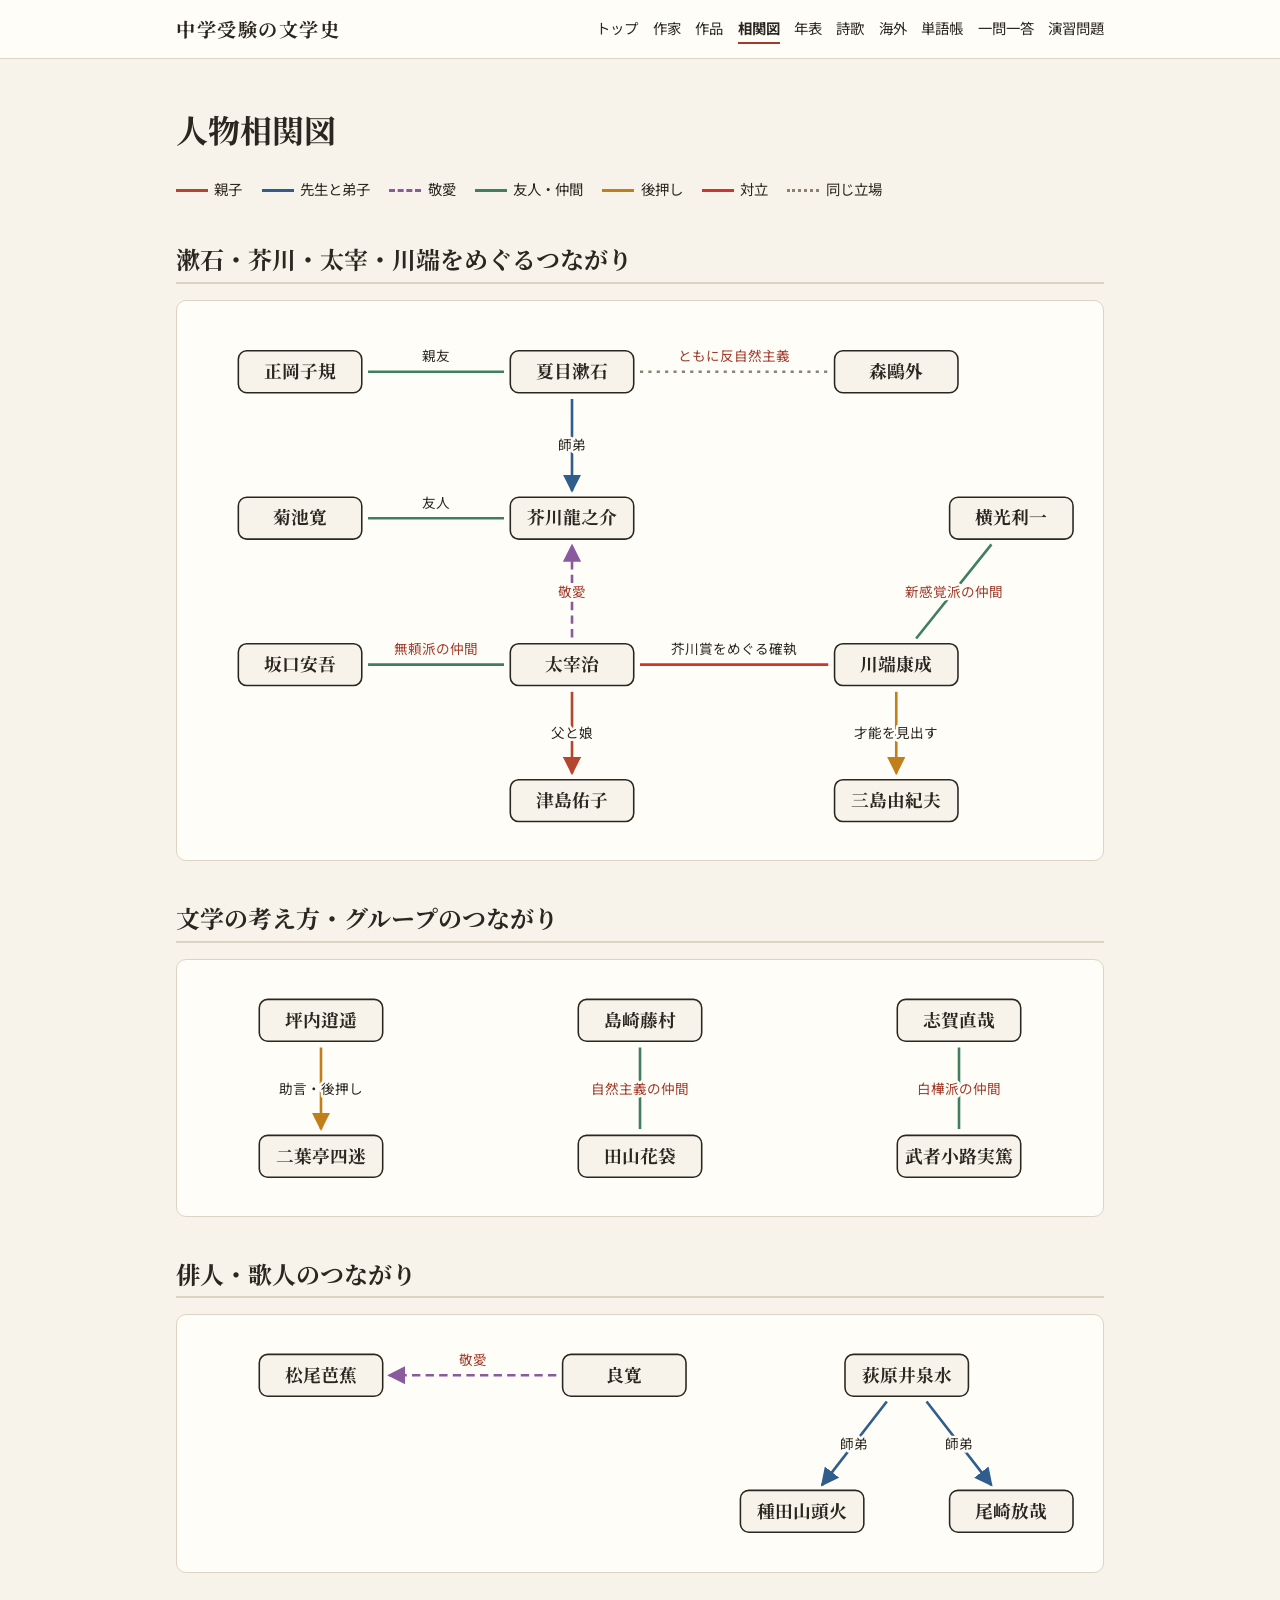
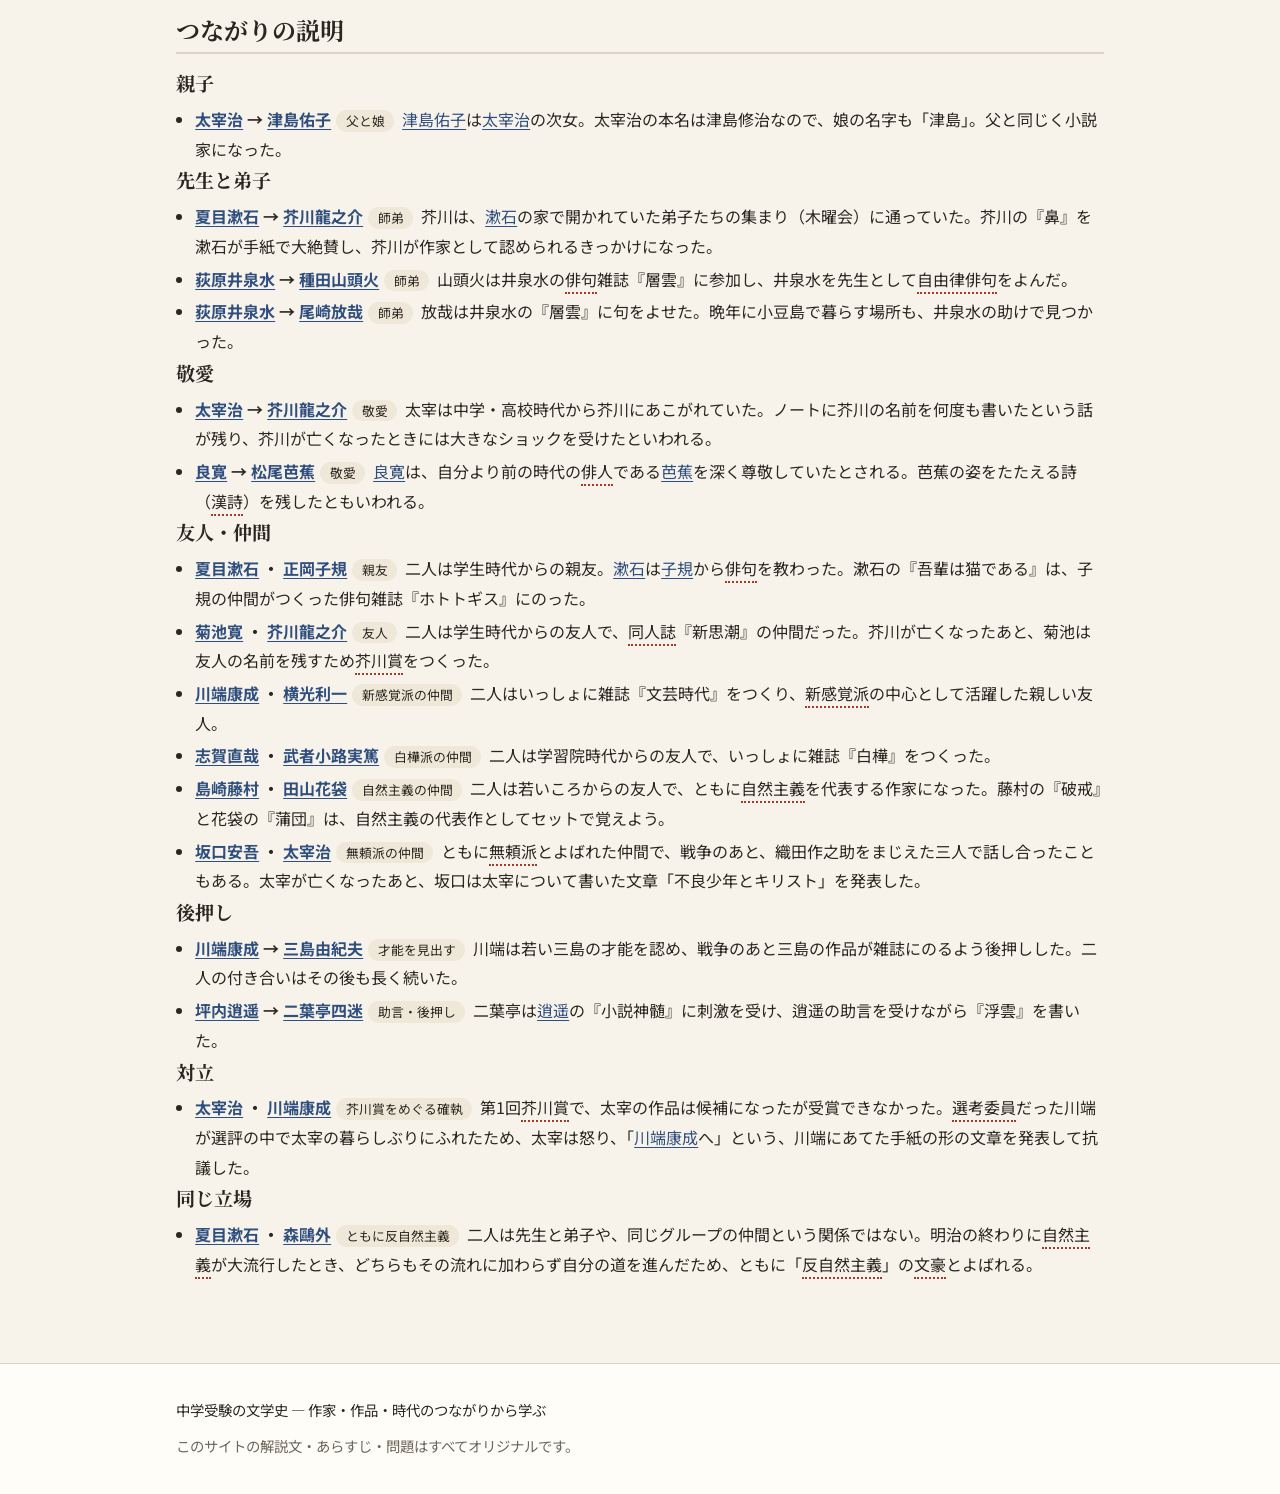
<file: relations.html>
<!doctype html>
<html lang="ja">
<head>
  <meta charset="utf-8">
  <meta name="viewport" content="width=device-width, initial-scale=1">
  <title>人物相関図｜中学受験の文学史</title>
  <meta name="description" content="作家どうしの親子・先生と弟子・敬愛・対立などのつながりを図で示した人物相関図。">
  <link rel="preconnect" href="https://fonts.googleapis.com">
  <link rel="preconnect" href="https://fonts.gstatic.com" crossorigin>
  <link rel="stylesheet" href="https://fonts.googleapis.com/css2?family=Noto+Sans+JP:wght@400;700&family=Noto+Serif+JP:wght@700&display=swap">
  <link rel="stylesheet" href="style.css?v=20261112e">
</head>
<body>
  <a class="skip" href="#main">本文へ移動</a>
  <header class="site-header">
    <div class="wrap header-inner">
      <a class="brand" href="index.html">中学受験の文学史</a>
      <nav aria-label="メインメニュー">
        <ul class="nav">
          <li><a href="index.html">トップ</a></li>
          <li><a href="authors.html">作家</a></li>
          <li><a href="works.html">作品</a></li>
          <li><a href="relations.html" aria-current="page">相関図</a></li>
          <li><a href="timeline.html">年表</a></li>
          <li><a href="poetry.html">詩歌</a></li>
          <li><a href="foreign.html">海外</a></li>
          <li><a href="glossary.html">単語帳</a></li>
          <li><a href="ichimon.html">一問一答</a></li>
          <li><a href="quiz.html">演習問題</a></li>
        </ul>
      </nav>
    </div>
  </header>

  <main id="main" class="wrap">
    <div class="page-head">
      <h1>人物相関図</h1>
    </div>
        <svg width="0" height="0" class="defs" aria-hidden="true" focusable="false">
          <defs>
          <marker id="arrow-parent_child" viewBox="0 0 10 10" refX="9" refY="5" markerWidth="7" markerHeight="7" orient="auto-start-reverse"><path class="m-parent_child" d="M0,0 L10,5 L0,10 z"/></marker>
          <marker id="arrow-mentor_student" viewBox="0 0 10 10" refX="9" refY="5" markerWidth="7" markerHeight="7" orient="auto-start-reverse"><path class="m-mentor_student" d="M0,0 L10,5 L0,10 z"/></marker>
          <marker id="arrow-admiration" viewBox="0 0 10 10" refX="9" refY="5" markerWidth="7" markerHeight="7" orient="auto-start-reverse"><path class="m-admiration" d="M0,0 L10,5 L0,10 z"/></marker>
          <marker id="arrow-friendship" viewBox="0 0 10 10" refX="9" refY="5" markerWidth="7" markerHeight="7" orient="auto-start-reverse"><path class="m-friendship" d="M0,0 L10,5 L0,10 z"/></marker>
          <marker id="arrow-support" viewBox="0 0 10 10" refX="9" refY="5" markerWidth="7" markerHeight="7" orient="auto-start-reverse"><path class="m-support" d="M0,0 L10,5 L0,10 z"/></marker>
          <marker id="arrow-conflict" viewBox="0 0 10 10" refX="9" refY="5" markerWidth="7" markerHeight="7" orient="auto-start-reverse"><path class="m-conflict" d="M0,0 L10,5 L0,10 z"/></marker>
          <marker id="arrow-same_movement" viewBox="0 0 10 10" refX="9" refY="5" markerWidth="7" markerHeight="7" orient="auto-start-reverse"><path class="m-same_movement" d="M0,0 L10,5 L0,10 z"/></marker>
          </defs>
        </svg>
    <ul class="legend-list" aria-label="線の色の意味">
        <li><span class="swatch e-parent_child"></span>親子</li>
        <li><span class="swatch e-mentor_student"></span>先生と弟子</li>
        <li><span class="swatch e-admiration"></span>敬愛</li>
        <li><span class="swatch e-friendship"></span>友人・仲間</li>
        <li><span class="swatch e-support"></span>後押し</li>
        <li><span class="swatch e-conflict"></span>対立</li>
        <li><span class="swatch e-same_movement"></span>同じ立場</li>
    </ul>

    <section>
      <h2>漱石・芥川・太宰・川端をめぐるつながり</h2>
      <div class="chart-wrap">
        <svg class="chart" viewBox="0 0 870 520" role="img" aria-label="夏目漱石・芥川龍之介・太宰治・川端康成を中心とした人物相関図">
          <line class="edge e-friendship" x1="305" y1="60" x2="175" y2="60"/>
          <text class="elabel" x="240" y="50">親友</text>
          <line class="edge e-same_movement" x1="435" y1="60" x2="615" y2="60"/>
          <a class="word" href="glossary.html#term-anti-naturalism"><text class="elabel elink" x="525" y="50">ともに反自然主義</text></a>
          <line class="edge e-mentor_student" x1="370" y1="86" x2="370" y2="174" marker-end="url(#arrow-mentor_student)"/>
          <text class="elabel" x="370" y="135">師弟</text>
          <line class="edge e-friendship" x1="175" y1="200" x2="305" y2="200"/>
          <text class="elabel" x="240" y="190">友人</text>
          <line class="edge e-admiration" x1="370" y1="314" x2="370" y2="226" marker-end="url(#arrow-admiration)"/>
          <a class="word" href="glossary.html#term-keiai"><text class="elabel elink" x="370" y="275">敬愛</text></a>
          <line class="edge e-friendship" x1="175" y1="340" x2="305" y2="340"/>
          <a class="word" href="glossary.html#term-buraiha"><text class="elabel elink" x="240" y="330">無頼派の仲間</text></a>
          <line class="edge e-conflict" x1="435" y1="340" x2="615" y2="340"/>
          <text class="elabel" x="525" y="330">芥川賞をめぐる確執</text>
          <line class="edge e-friendship" x1="699" y1="315" x2="771" y2="225"/>
          <a class="word" href="glossary.html#term-shinkankakuha"><text class="elabel elink" x="735" y="275">新感覚派の仲間</text></a>
          <line class="edge e-support" x1="680" y1="366" x2="680" y2="444" marker-end="url(#arrow-support)"/>
          <text class="elabel" x="680" y="410">才能を見出す</text>
          <line class="edge e-parent_child" x1="370" y1="366" x2="370" y2="444" marker-end="url(#arrow-parent_child)"/>
          <text class="elabel" x="370" y="410">父と娘</text>
          <a href="authors.html#masaoka-shiki"><rect class="node" x="51" y="40" width="118" height="40" rx="8"/><text class="nlabel" x="110" y="66">正岡子規</text></a>
          <a href="authors.html#natsume-soseki"><rect class="node" x="311" y="40" width="118" height="40" rx="8"/><text class="nlabel" x="370" y="66">夏目漱石</text></a>
          <a href="authors.html#mori-ogai"><rect class="node" x="621" y="40" width="118" height="40" rx="8"/><text class="nlabel" x="680" y="66">森鷗外</text></a>
          <a href="authors.html#kikuchi-kan"><rect class="node" x="51" y="180" width="118" height="40" rx="8"/><text class="nlabel" x="110" y="206">菊池寛</text></a>
          <a href="authors.html#akutagawa-ryunosuke"><rect class="node" x="311" y="180" width="118" height="40" rx="8"/><text class="nlabel" x="370" y="206">芥川龍之介</text></a>
          <a href="authors.html#yokomitsu-riichi"><rect class="node" x="731" y="180" width="118" height="40" rx="8"/><text class="nlabel" x="790" y="206">横光利一</text></a>
          <a href="authors.html#sakaguchi-ango"><rect class="node" x="51" y="320" width="118" height="40" rx="8"/><text class="nlabel" x="110" y="346">坂口安吾</text></a>
          <a href="authors.html#dazai-osamu"><rect class="node" x="311" y="320" width="118" height="40" rx="8"/><text class="nlabel" x="370" y="346">太宰治</text></a>
          <a href="authors.html#kawabata-yasunari"><rect class="node" x="621" y="320" width="118" height="40" rx="8"/><text class="nlabel" x="680" y="346">川端康成</text></a>
          <a href="authors.html#tsushima-yuko"><rect class="node" x="311" y="450" width="118" height="40" rx="8"/><text class="nlabel" x="370" y="476">津島佑子</text></a>
          <a href="authors.html#mishima-yukio"><rect class="node" x="621" y="450" width="118" height="40" rx="8"/><text class="nlabel" x="680" y="476">三島由紀夫</text></a>
        </svg>
      </div>
    </section>

    <section>
      <h2>文学の考え方・グループのつながり</h2>
      <div class="chart-wrap">
        <svg class="chart" viewBox="0 0 870 230" role="img" aria-label="坪内逍遥と二葉亭四迷、島崎藤村と田山花袋、志賀直哉と武者小路実篤の人物相関図">
          <line class="edge e-support" x1="130" y1="76" x2="130" y2="154" marker-end="url(#arrow-support)"/>
          <text class="elabel" x="130" y="120">助言・後押し</text>
          <line class="edge e-friendship" x1="435" y1="76" x2="435" y2="154"/>
          <a class="word" href="glossary.html#term-naturalism"><text class="elabel elink" x="435" y="120">自然主義の仲間</text></a>
          <line class="edge e-friendship" x1="740" y1="76" x2="740" y2="154"/>
          <a class="word" href="glossary.html#term-shirakaba"><text class="elabel elink" x="740" y="120">白樺派の仲間</text></a>
          <a href="authors.html#tsubouchi-shoyo"><rect class="node" x="71" y="30" width="118" height="40" rx="8"/><text class="nlabel" x="130" y="56">坪内逍遥</text></a>
          <a href="authors.html#futabatei-shimei"><rect class="node" x="71" y="160" width="118" height="40" rx="8"/><text class="nlabel" x="130" y="186">二葉亭四迷</text></a>
          <a href="authors.html#shimazaki-toson"><rect class="node" x="376" y="30" width="118" height="40" rx="8"/><text class="nlabel" x="435" y="56">島崎藤村</text></a>
          <a href="authors.html#tayama-katai"><rect class="node" x="376" y="160" width="118" height="40" rx="8"/><text class="nlabel" x="435" y="186">田山花袋</text></a>
          <a href="authors.html#shiga-naoya"><rect class="node" x="681" y="30" width="118" height="40" rx="8"/><text class="nlabel" x="740" y="56">志賀直哉</text></a>
          <a href="authors.html#musha-no-koji-saneatsu"><rect class="node" x="681" y="160" width="118" height="40" rx="8"/><text class="nlabel" x="740" y="186">武者小路実篤</text></a>
        </svg>
      </div>
    </section>

    <section>
      <h2>俳人・歌人のつながり</h2>
      <div class="chart-wrap">
        <svg class="chart" viewBox="0 0 870 230" role="img" aria-label="良寛と松尾芭蕉、荻原井泉水と種田山頭火・尾崎放哉の人物相関図">
          <line class="edge e-admiration" x1="355" y1="50" x2="195" y2="50" marker-end="url(#arrow-admiration)"/>
          <a class="word" href="glossary.html#term-keiai"><text class="elabel elink" x="275" y="40">敬愛</text></a>
          <line class="edge e-mentor_student" x1="671" y1="75" x2="609" y2="155" marker-end="url(#arrow-mentor_student)"/>
          <text class="elabel" x="640" y="120">師弟</text>
          <line class="edge e-mentor_student" x1="709" y1="75" x2="771" y2="155" marker-end="url(#arrow-mentor_student)"/>
          <text class="elabel" x="740" y="120">師弟</text>
          <a href="authors.html#matsuo-basho"><rect class="node" x="71" y="30" width="118" height="40" rx="8"/><text class="nlabel" x="130" y="56">松尾芭蕉</text></a>
          <a href="authors.html#ryokan"><rect class="node" x="361" y="30" width="118" height="40" rx="8"/><text class="nlabel" x="420" y="56">良寛</text></a>
          <a href="authors.html#ogiwara-seisensui"><rect class="node" x="631" y="30" width="118" height="40" rx="8"/><text class="nlabel" x="690" y="56">荻原井泉水</text></a>
          <a href="authors.html#taneda-santoka"><rect class="node" x="531" y="160" width="118" height="40" rx="8"/><text class="nlabel" x="590" y="186">種田山頭火</text></a>
          <a href="authors.html#ozaki-hosai"><rect class="node" x="731" y="160" width="118" height="40" rx="8"/><text class="nlabel" x="790" y="186">尾崎放哉</text></a>
        </svg>
      </div>
    </section>

    <section>
      <h2>つながりの説明</h2>
      <h3>親子</h3>
      <ul class="list rel-list">
          <li><strong><a href="authors.html#dazai-osamu">太宰治</a> → <a href="authors.html#tsushima-yuko">津島佑子</a></strong><span class="tag">父と娘</span><a class="person" href="authors.html#tsushima-yuko">津島佑子</a>は<a class="person" href="authors.html#dazai-osamu">太宰治</a>の次女。太宰治の本名は津島修治なので、娘の名字も「津島」。父と同じく小説家になった。</li>
      </ul>
      <h3>先生と弟子</h3>
      <ul class="list rel-list">
          <li><strong><a href="authors.html#natsume-soseki">夏目漱石</a> → <a href="authors.html#akutagawa-ryunosuke">芥川龍之介</a></strong><span class="tag">師弟</span>芥川は、<a class="person" href="authors.html#natsume-soseki">漱石</a>の家で開かれていた弟子たちの集まり（木曜会）に通っていた。芥川の『鼻』を漱石が手紙で大絶賛し、芥川が作家として認められるきっかけになった。</li>
          <li><strong><a href="authors.html#ogiwara-seisensui">荻原井泉水</a> → <a href="authors.html#taneda-santoka">種田山頭火</a></strong><span class="tag">師弟</span>山頭火は井泉水の<a class="word" href="glossary.html#term-haiku">俳句</a>雑誌『層雲』に参加し、井泉水を先生として<a class="word" href="glossary.html#term-jiyuritsu">自由律俳句</a>をよんだ。</li>
          <li><strong><a href="authors.html#ogiwara-seisensui">荻原井泉水</a> → <a href="authors.html#ozaki-hosai">尾崎放哉</a></strong><span class="tag">師弟</span>放哉は井泉水の『層雲』に句をよせた。晩年に小豆島で暮らす場所も、井泉水の助けで見つかった。</li>
      </ul>
      <h3>敬愛</h3>
      <ul class="list rel-list">
          <li><strong><a href="authors.html#dazai-osamu">太宰治</a> → <a href="authors.html#akutagawa-ryunosuke">芥川龍之介</a></strong><span class="tag">敬愛</span>太宰は中学・高校時代から芥川にあこがれていた。ノートに芥川の名前を何度も書いたという話が残り、芥川が亡くなったときには大きなショックを受けたといわれる。</li>
          <li><strong><a href="authors.html#ryokan">良寛</a> → <a href="authors.html#matsuo-basho">松尾芭蕉</a></strong><span class="tag">敬愛</span><a class="person" href="authors.html#ryokan">良寛</a>は、自分より前の時代の<a class="word" href="glossary.html#term-haijin">俳人</a>である<a class="person" href="authors.html#matsuo-basho">芭蕉</a>を深く尊敬していたとされる。芭蕉の姿をたたえる詩（<a class="word" href="glossary.html#term-kanshi">漢詩</a>）を残したともいわれる。</li>
      </ul>
      <h3>友人・仲間</h3>
      <ul class="list rel-list">
          <li><strong><a href="authors.html#natsume-soseki">夏目漱石</a> ・ <a href="authors.html#masaoka-shiki">正岡子規</a></strong><span class="tag">親友</span>二人は学生時代からの親友。<a class="person" href="authors.html#natsume-soseki">漱石</a>は<a class="person" href="authors.html#masaoka-shiki">子規</a>から<a class="word" href="glossary.html#term-haiku">俳句</a>を教わった。漱石の『吾輩は猫である』は、子規の仲間がつくった俳句雑誌『ホトトギス』にのった。</li>
          <li><strong><a href="authors.html#kikuchi-kan">菊池寛</a> ・ <a href="authors.html#akutagawa-ryunosuke">芥川龍之介</a></strong><span class="tag">友人</span>二人は学生時代からの友人で、<a class="word" href="glossary.html#term-dojinshi">同人誌</a>『新思潮』の仲間だった。芥川が亡くなったあと、菊池は友人の名前を残すため<a class="word" href="glossary.html#term-prize">芥川賞</a>をつくった。</li>
          <li><strong><a href="authors.html#kawabata-yasunari">川端康成</a> ・ <a href="authors.html#yokomitsu-riichi">横光利一</a></strong><span class="tag">新感覚派の仲間</span>二人はいっしょに雑誌『文芸時代』をつくり、<a class="word" href="glossary.html#term-shinkankakuha">新感覚派</a>の中心として活躍した親しい友人。</li>
          <li><strong><a href="authors.html#shiga-naoya">志賀直哉</a> ・ <a href="authors.html#musha-no-koji-saneatsu">武者小路実篤</a></strong><span class="tag">白樺派の仲間</span>二人は学習院時代からの友人で、いっしょに雑誌『白樺』をつくった。</li>
          <li><strong><a href="authors.html#shimazaki-toson">島崎藤村</a> ・ <a href="authors.html#tayama-katai">田山花袋</a></strong><span class="tag">自然主義の仲間</span>二人は若いころからの友人で、ともに<a class="word" href="glossary.html#term-naturalism">自然主義</a>を代表する作家になった。藤村の『破戒』と花袋の『蒲団』は、自然主義の代表作としてセットで覚えよう。</li>
          <li><strong><a href="authors.html#sakaguchi-ango">坂口安吾</a> ・ <a href="authors.html#dazai-osamu">太宰治</a></strong><span class="tag">無頼派の仲間</span>ともに<a class="word" href="glossary.html#term-buraiha">無頼派</a>とよばれた仲間で、戦争のあと、織田作之助をまじえた三人で話し合ったこともある。太宰が亡くなったあと、坂口は太宰について書いた文章「不良少年とキリスト」を発表した。</li>
      </ul>
      <h3>後押し</h3>
      <ul class="list rel-list">
          <li><strong><a href="authors.html#kawabata-yasunari">川端康成</a> → <a href="authors.html#mishima-yukio">三島由紀夫</a></strong><span class="tag">才能を見出す</span>川端は若い三島の才能を認め、戦争のあと三島の作品が雑誌にのるよう後押しした。二人の付き合いはその後も長く続いた。</li>
          <li><strong><a href="authors.html#tsubouchi-shoyo">坪内逍遥</a> → <a href="authors.html#futabatei-shimei">二葉亭四迷</a></strong><span class="tag">助言・後押し</span>二葉亭は<a class="person" href="authors.html#tsubouchi-shoyo">逍遥</a>の『小説神髄』に刺激を受け、逍遥の助言を受けながら『浮雲』を書いた。</li>
      </ul>
      <h3>対立</h3>
      <ul class="list rel-list">
          <li><strong><a href="authors.html#dazai-osamu">太宰治</a> ・ <a href="authors.html#kawabata-yasunari">川端康成</a></strong><span class="tag">芥川賞をめぐる確執</span>第1回<a class="word" href="glossary.html#term-prize">芥川賞</a>で、太宰の作品は候補になったが受賞できなかった。<a class="word" href="glossary.html#term-senko">選考委員</a>だった川端が選評の中で太宰の暮らしぶりにふれたため、太宰は怒り、「<a class="person" href="authors.html#kawabata-yasunari">川端康成</a>へ」という、川端にあてた手紙の形の文章を発表して抗議した。</li>
      </ul>
      <h3>同じ立場</h3>
      <ul class="list rel-list">
          <li><strong><a href="authors.html#natsume-soseki">夏目漱石</a> ・ <a href="authors.html#mori-ogai">森鷗外</a></strong><span class="tag">ともに反自然主義</span>二人は先生と弟子や、同じグループの仲間という関係ではない。明治の終わりに<a class="word" href="glossary.html#term-naturalism">自然主義</a>が大流行したとき、どちらもその流れに加わらず自分の道を進んだため、ともに「<a class="word" href="glossary.html#term-anti-naturalism">反自然主義</a>」の<a class="word" href="glossary.html#term-bungo">文豪</a>とよばれる。</li>
      </ul>
    </section>
  </main>

  <footer class="site-footer">
    <div class="wrap">
      <p>中学受験の文学史 ― 作家・作品・時代のつながりから学ぶ</p>
      <p class="muted">このサイトの解説文・あらすじ・問題はすべてオリジナルです。</p>
    </div>
  </footer>
</body>
</html>
</file>
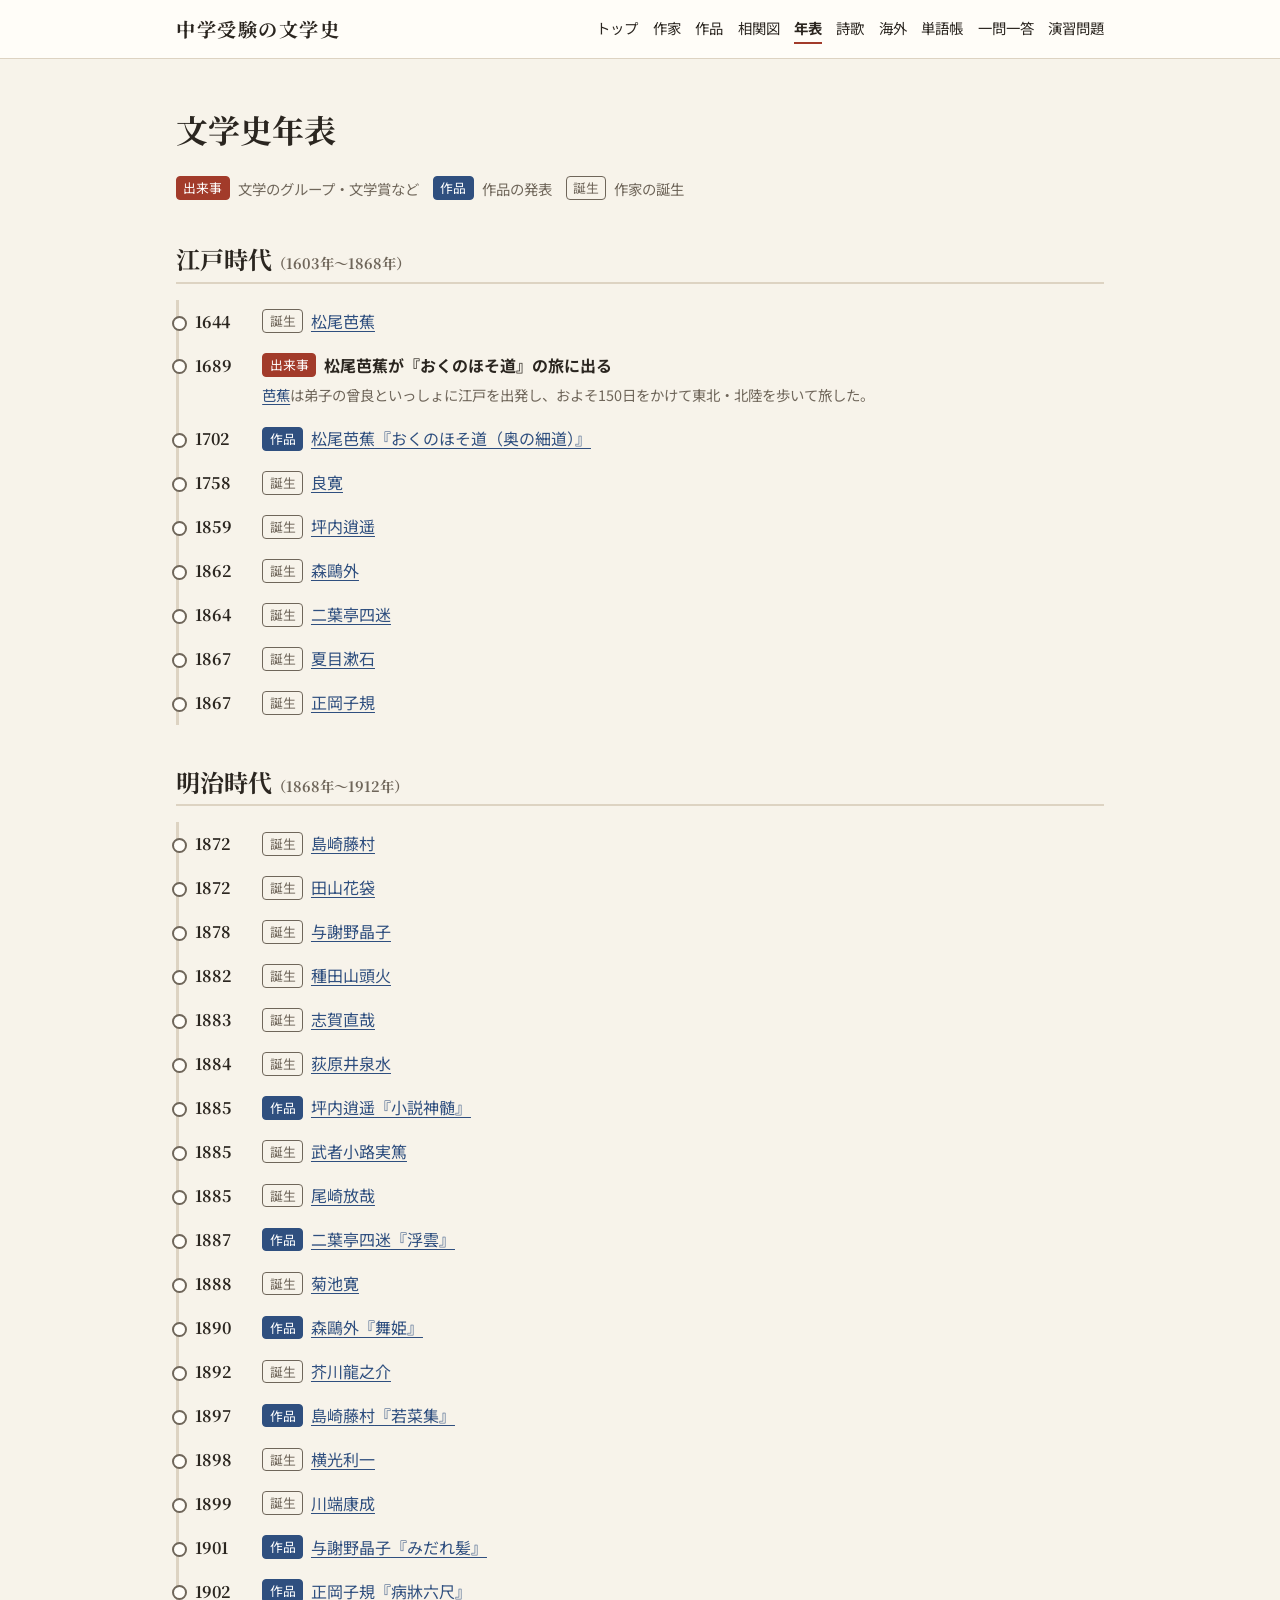
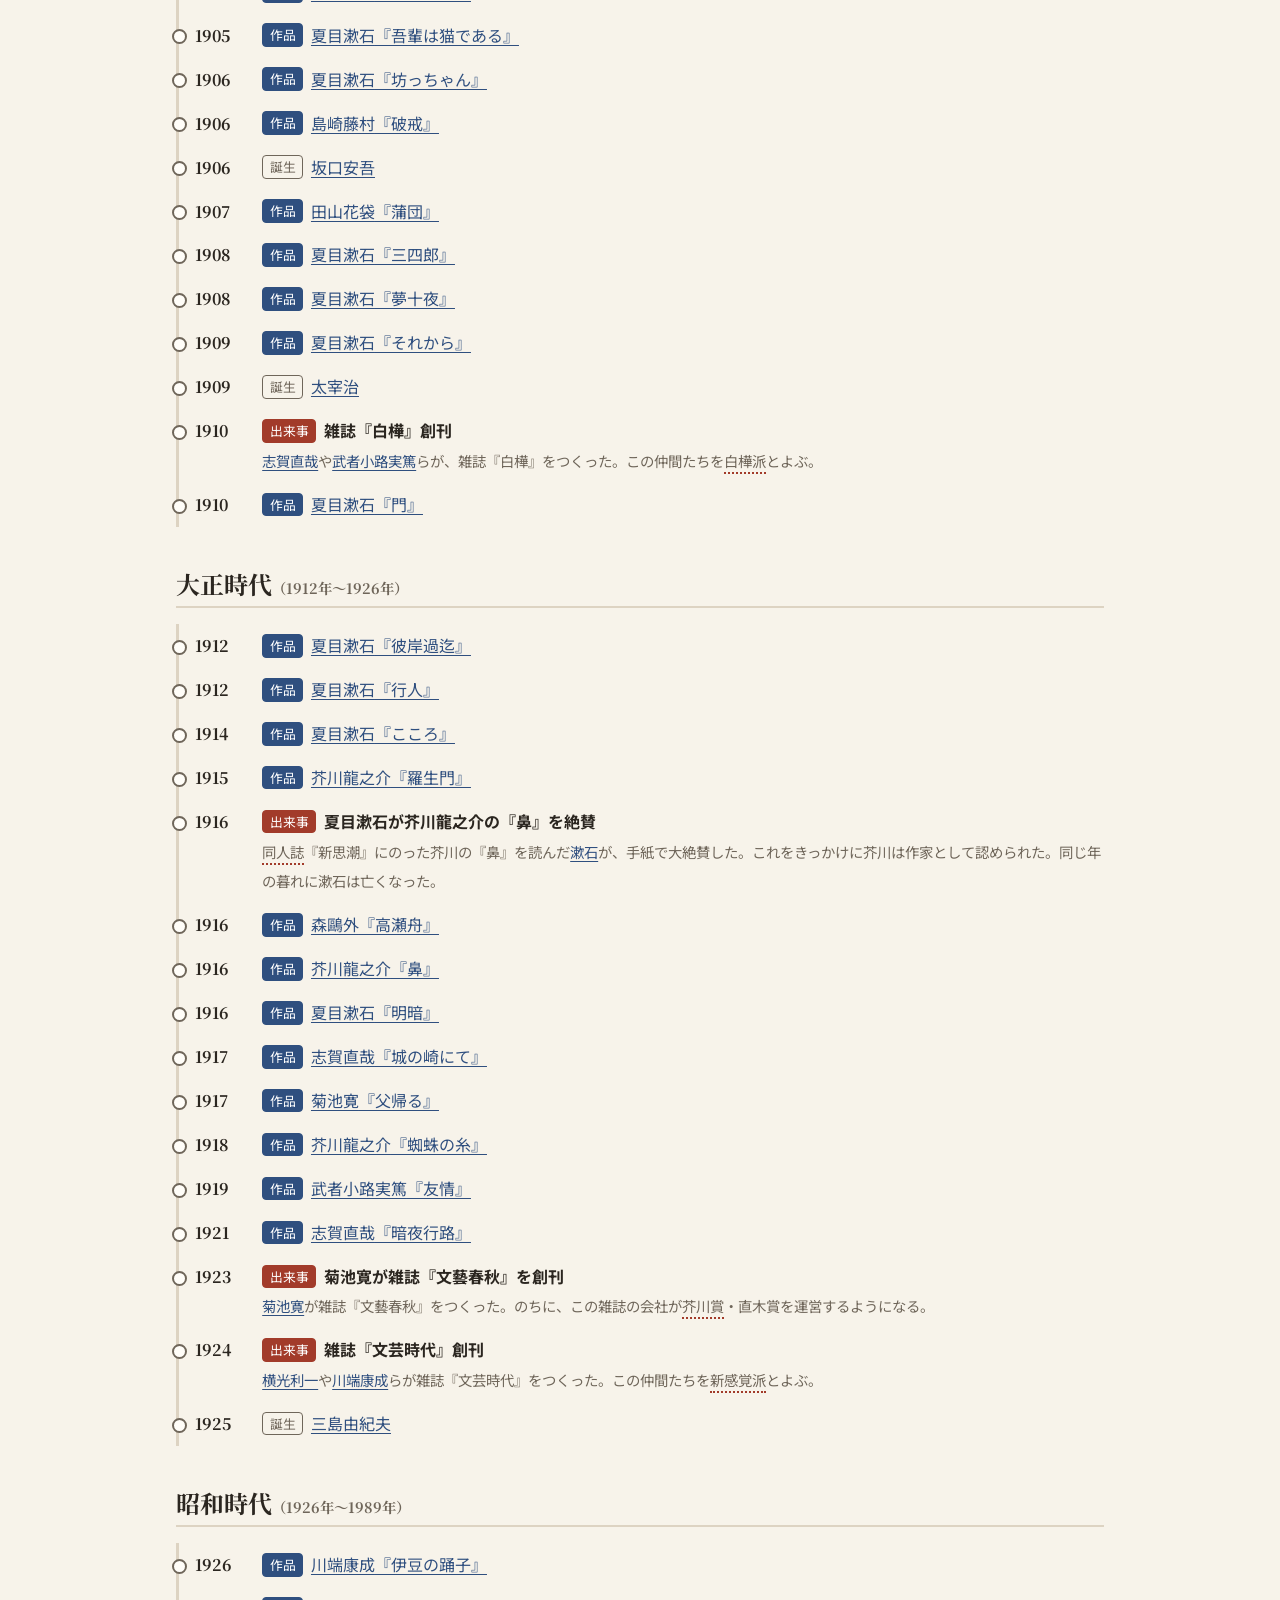
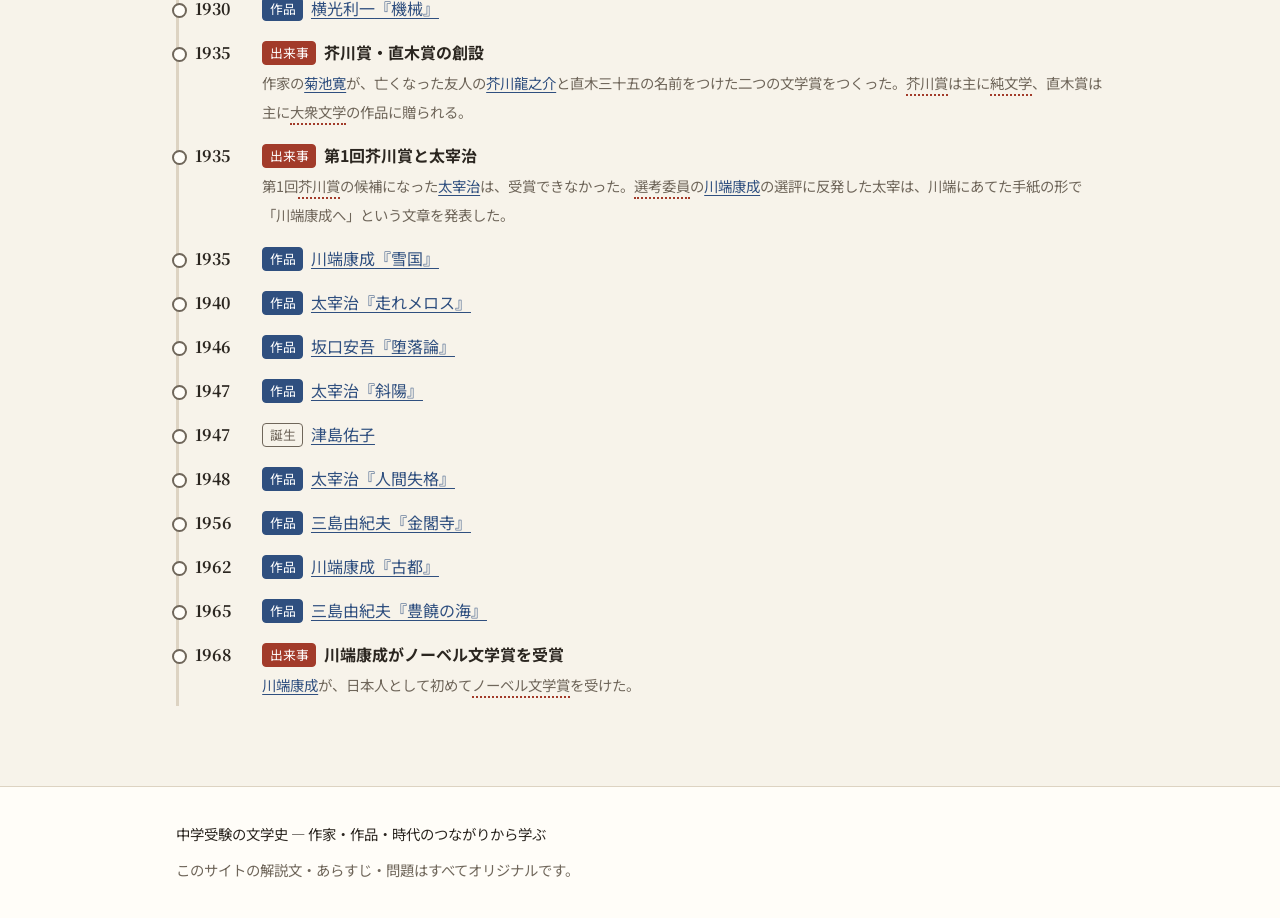
<file: timeline.html>
<!doctype html>
<html lang="ja">
<head>
  <meta charset="utf-8">
  <meta name="viewport" content="width=device-width, initial-scale=1">
  <title>文学史年表｜中学受験の文学史</title>
  <meta name="description" content="江戸時代から現代までの作家・作品・文学史の出来事を年の順に並べた年表。">
  <link rel="preconnect" href="https://fonts.googleapis.com">
  <link rel="preconnect" href="https://fonts.gstatic.com" crossorigin>
  <link rel="stylesheet" href="https://fonts.googleapis.com/css2?family=Noto+Sans+JP:wght@400;700&family=Noto+Serif+JP:wght@700&display=swap">
  <link rel="stylesheet" href="style.css?v=20261112e">
</head>
<body>
  <a class="skip" href="#main">本文へ移動</a>
  <header class="site-header">
    <div class="wrap header-inner">
      <a class="brand" href="index.html">中学受験の文学史</a>
      <nav aria-label="メインメニュー">
        <ul class="nav">
          <li><a href="index.html">トップ</a></li>
          <li><a href="authors.html">作家</a></li>
          <li><a href="works.html">作品</a></li>
          <li><a href="relations.html">相関図</a></li>
          <li><a href="timeline.html" aria-current="page">年表</a></li>
          <li><a href="poetry.html">詩歌</a></li>
          <li><a href="foreign.html">海外</a></li>
          <li><a href="glossary.html">単語帳</a></li>
          <li><a href="ichimon.html">一問一答</a></li>
          <li><a href="quiz.html">演習問題</a></li>
        </ul>
      </nav>
    </div>
  </header>

  <main id="main" class="wrap">
    <div class="page-head">
      <h1>文学史年表</h1>
    </div>
    <p class="legend"><span class="kind kind-event">出来事</span>文学のグループ・文学賞など　<span class="kind kind-work">作品</span>作品の発表　<span class="kind kind-life">誕生</span>作家の誕生</p>

    <section class="era">
      <h2 id="era-edo">江戸時代<span class="muted">（1603年〜1868年）</span></h2>
      <ol class="timeline">
        <li><span class="year">1644</span><div><span class="kind kind-life">誕生</span><a href="authors.html#matsuo-basho">松尾芭蕉</a></div></li>
        <li id="ev-1689-oku-no-hosomichi-journey"><span class="year">1689</span><div><span class="kind kind-event">出来事</span><strong>松尾芭蕉が『おくのほそ道』の旅に出る</strong><br><span class="desc"><a class="person" href="authors.html#matsuo-basho">芭蕉</a>は弟子の曾良といっしょに江戸を出発し、およそ150日をかけて東北・北陸を歩いて旅した。</span></div></li>
        <li><span class="year">1702</span><div><span class="kind kind-work">作品</span><a href="authors.html#matsuo-basho">松尾芭蕉</a><a href="works.html#oku-no-hosomichi">『おくのほそ道（奥の細道）』</a></div></li>
        <li><span class="year">1758</span><div><span class="kind kind-life">誕生</span><a href="authors.html#ryokan">良寛</a></div></li>
        <li><span class="year">1859</span><div><span class="kind kind-life">誕生</span><a href="authors.html#tsubouchi-shoyo">坪内逍遥</a></div></li>
        <li><span class="year">1862</span><div><span class="kind kind-life">誕生</span><a href="authors.html#mori-ogai">森鷗外</a></div></li>
        <li><span class="year">1864</span><div><span class="kind kind-life">誕生</span><a href="authors.html#futabatei-shimei">二葉亭四迷</a></div></li>
        <li><span class="year">1867</span><div><span class="kind kind-life">誕生</span><a href="authors.html#natsume-soseki">夏目漱石</a></div></li>
        <li><span class="year">1867</span><div><span class="kind kind-life">誕生</span><a href="authors.html#masaoka-shiki">正岡子規</a></div></li>
      </ol>
    </section>

    <section class="era">
      <h2 id="era-meiji">明治時代<span class="muted">（1868年〜1912年）</span></h2>
      <ol class="timeline">
        <li><span class="year">1872</span><div><span class="kind kind-life">誕生</span><a href="authors.html#shimazaki-toson">島崎藤村</a></div></li>
        <li><span class="year">1872</span><div><span class="kind kind-life">誕生</span><a href="authors.html#tayama-katai">田山花袋</a></div></li>
        <li><span class="year">1878</span><div><span class="kind kind-life">誕生</span><a href="authors.html#yosano-akiko">与謝野晶子</a></div></li>
        <li><span class="year">1882</span><div><span class="kind kind-life">誕生</span><a href="authors.html#taneda-santoka">種田山頭火</a></div></li>
        <li><span class="year">1883</span><div><span class="kind kind-life">誕生</span><a href="authors.html#shiga-naoya">志賀直哉</a></div></li>
        <li><span class="year">1884</span><div><span class="kind kind-life">誕生</span><a href="authors.html#ogiwara-seisensui">荻原井泉水</a></div></li>
        <li><span class="year">1885</span><div><span class="kind kind-work">作品</span><a href="authors.html#tsubouchi-shoyo">坪内逍遥</a><a href="works.html#shosetsu-shinzui">『小説神髄』</a></div></li>
        <li><span class="year">1885</span><div><span class="kind kind-life">誕生</span><a href="authors.html#musha-no-koji-saneatsu">武者小路実篤</a></div></li>
        <li><span class="year">1885</span><div><span class="kind kind-life">誕生</span><a href="authors.html#ozaki-hosai">尾崎放哉</a></div></li>
        <li><span class="year">1887</span><div><span class="kind kind-work">作品</span><a href="authors.html#futabatei-shimei">二葉亭四迷</a><a href="works.html#ukigumo">『浮雲』</a></div></li>
        <li><span class="year">1888</span><div><span class="kind kind-life">誕生</span><a href="authors.html#kikuchi-kan">菊池寛</a></div></li>
        <li><span class="year">1890</span><div><span class="kind kind-work">作品</span><a href="authors.html#mori-ogai">森鷗外</a><a href="works.html#maihime">『舞姫』</a></div></li>
        <li><span class="year">1892</span><div><span class="kind kind-life">誕生</span><a href="authors.html#akutagawa-ryunosuke">芥川龍之介</a></div></li>
        <li><span class="year">1897</span><div><span class="kind kind-work">作品</span><a href="authors.html#shimazaki-toson">島崎藤村</a><a href="works.html#wakanashu">『若菜集』</a></div></li>
        <li><span class="year">1898</span><div><span class="kind kind-life">誕生</span><a href="authors.html#yokomitsu-riichi">横光利一</a></div></li>
        <li><span class="year">1899</span><div><span class="kind kind-life">誕生</span><a href="authors.html#kawabata-yasunari">川端康成</a></div></li>
        <li><span class="year">1901</span><div><span class="kind kind-work">作品</span><a href="authors.html#yosano-akiko">与謝野晶子</a><a href="works.html#midaregami">『みだれ髪』</a></div></li>
        <li><span class="year">1902</span><div><span class="kind kind-work">作品</span><a href="authors.html#masaoka-shiki">正岡子規</a><a href="works.html#byosho-rokushaku">『病牀六尺』</a></div></li>
        <li><span class="year">1905</span><div><span class="kind kind-work">作品</span><a href="authors.html#natsume-soseki">夏目漱石</a><a href="works.html#wagahai-wa-neko-dearu">『吾輩は猫である』</a></div></li>
        <li><span class="year">1906</span><div><span class="kind kind-work">作品</span><a href="authors.html#natsume-soseki">夏目漱石</a><a href="works.html#botchan">『坊っちゃん』</a></div></li>
        <li><span class="year">1906</span><div><span class="kind kind-work">作品</span><a href="authors.html#shimazaki-toson">島崎藤村</a><a href="works.html#hakai">『破戒』</a></div></li>
        <li><span class="year">1906</span><div><span class="kind kind-life">誕生</span><a href="authors.html#sakaguchi-ango">坂口安吾</a></div></li>
        <li><span class="year">1907</span><div><span class="kind kind-work">作品</span><a href="authors.html#tayama-katai">田山花袋</a><a href="works.html#futon">『蒲団』</a></div></li>
        <li><span class="year">1908</span><div><span class="kind kind-work">作品</span><a href="authors.html#natsume-soseki">夏目漱石</a><a href="works.html#sanshiro">『三四郎』</a></div></li>
        <li><span class="year">1908</span><div><span class="kind kind-work">作品</span><a href="authors.html#natsume-soseki">夏目漱石</a><a href="works.html#yume-juya">『夢十夜』</a></div></li>
        <li><span class="year">1909</span><div><span class="kind kind-work">作品</span><a href="authors.html#natsume-soseki">夏目漱石</a><a href="works.html#sorekara">『それから』</a></div></li>
        <li><span class="year">1909</span><div><span class="kind kind-life">誕生</span><a href="authors.html#dazai-osamu">太宰治</a></div></li>
        <li id="ev-1910-shirakaba"><span class="year">1910</span><div><span class="kind kind-event">出来事</span><strong>雑誌『白樺』創刊</strong><br><span class="desc"><a class="person" href="authors.html#shiga-naoya">志賀直哉</a>や<a class="person" href="authors.html#musha-no-koji-saneatsu">武者小路実篤</a>らが、雑誌『白樺』をつくった。この仲間たちを<a class="word" href="glossary.html#term-shirakaba">白樺派</a>とよぶ。</span></div></li>
        <li><span class="year">1910</span><div><span class="kind kind-work">作品</span><a href="authors.html#natsume-soseki">夏目漱石</a><a href="works.html#mon">『門』</a></div></li>
      </ol>
    </section>

    <section class="era">
      <h2 id="era-taisho">大正時代<span class="muted">（1912年〜1926年）</span></h2>
      <ol class="timeline">
        <li><span class="year">1912</span><div><span class="kind kind-work">作品</span><a href="authors.html#natsume-soseki">夏目漱石</a><a href="works.html#higan-sugi-made">『彼岸過迄』</a></div></li>
        <li><span class="year">1912</span><div><span class="kind kind-work">作品</span><a href="authors.html#natsume-soseki">夏目漱石</a><a href="works.html#kojin">『行人』</a></div></li>
        <li><span class="year">1914</span><div><span class="kind kind-work">作品</span><a href="authors.html#natsume-soseki">夏目漱石</a><a href="works.html#kokoro">『こころ』</a></div></li>
        <li><span class="year">1915</span><div><span class="kind kind-work">作品</span><a href="authors.html#akutagawa-ryunosuke">芥川龍之介</a><a href="works.html#rashomon">『羅生門』</a></div></li>
        <li id="ev-1916-soseki-praises-hana"><span class="year">1916</span><div><span class="kind kind-event">出来事</span><strong>夏目漱石が芥川龍之介の『鼻』を絶賛</strong><br><span class="desc"><a class="word" href="glossary.html#term-dojinshi">同人誌</a>『新思潮』にのった芥川の『鼻』を読んだ<a class="person" href="authors.html#natsume-soseki">漱石</a>が、手紙で大絶賛した。これをきっかけに芥川は作家として認められた。同じ年の暮れに漱石は亡くなった。</span></div></li>
        <li><span class="year">1916</span><div><span class="kind kind-work">作品</span><a href="authors.html#mori-ogai">森鷗外</a><a href="works.html#takasebune">『高瀬舟』</a></div></li>
        <li><span class="year">1916</span><div><span class="kind kind-work">作品</span><a href="authors.html#akutagawa-ryunosuke">芥川龍之介</a><a href="works.html#hana">『鼻』</a></div></li>
        <li><span class="year">1916</span><div><span class="kind kind-work">作品</span><a href="authors.html#natsume-soseki">夏目漱石</a><a href="works.html#meian">『明暗』</a></div></li>
        <li><span class="year">1917</span><div><span class="kind kind-work">作品</span><a href="authors.html#shiga-naoya">志賀直哉</a><a href="works.html#kinosaki-nite">『城の崎にて』</a></div></li>
        <li><span class="year">1917</span><div><span class="kind kind-work">作品</span><a href="authors.html#kikuchi-kan">菊池寛</a><a href="works.html#chichi-kaeru">『父帰る』</a></div></li>
        <li><span class="year">1918</span><div><span class="kind kind-work">作品</span><a href="authors.html#akutagawa-ryunosuke">芥川龍之介</a><a href="works.html#kumo-no-ito">『蜘蛛の糸』</a></div></li>
        <li><span class="year">1919</span><div><span class="kind kind-work">作品</span><a href="authors.html#musha-no-koji-saneatsu">武者小路実篤</a><a href="works.html#yujo">『友情』</a></div></li>
        <li><span class="year">1921</span><div><span class="kind kind-work">作品</span><a href="authors.html#shiga-naoya">志賀直哉</a><a href="works.html#anya-koro">『暗夜行路』</a></div></li>
        <li id="ev-1923-bungeishunju"><span class="year">1923</span><div><span class="kind kind-event">出来事</span><strong>菊池寛が雑誌『文藝春秋』を創刊</strong><br><span class="desc"><a class="person" href="authors.html#kikuchi-kan">菊池寛</a>が雑誌『文藝春秋』をつくった。のちに、この雑誌の会社が<a class="word" href="glossary.html#term-prize">芥川賞</a>・直木賞を運営するようになる。</span></div></li>
        <li id="ev-1924-bungei-jidai"><span class="year">1924</span><div><span class="kind kind-event">出来事</span><strong>雑誌『文芸時代』創刊</strong><br><span class="desc"><a class="person" href="authors.html#yokomitsu-riichi">横光利一</a>や<a class="person" href="authors.html#kawabata-yasunari">川端康成</a>らが雑誌『文芸時代』をつくった。この仲間たちを<a class="word" href="glossary.html#term-shinkankakuha">新感覚派</a>とよぶ。</span></div></li>
        <li><span class="year">1925</span><div><span class="kind kind-life">誕生</span><a href="authors.html#mishima-yukio">三島由紀夫</a></div></li>
      </ol>
    </section>

    <section class="era">
      <h2 id="era-showa">昭和時代<span class="muted">（1926年〜1989年）</span></h2>
      <ol class="timeline">
        <li><span class="year">1926</span><div><span class="kind kind-work">作品</span><a href="authors.html#kawabata-yasunari">川端康成</a><a href="works.html#izu-no-odoriko">『伊豆の踊子』</a></div></li>
        <li><span class="year">1930</span><div><span class="kind kind-work">作品</span><a href="authors.html#yokomitsu-riichi">横光利一</a><a href="works.html#kikai">『機械』</a></div></li>
        <li id="ev-1935-akutagawa-naoki-prize-founded"><span class="year">1935</span><div><span class="kind kind-event">出来事</span><strong>芥川賞・直木賞の創設</strong><br><span class="desc">作家の<a class="person" href="authors.html#kikuchi-kan">菊池寛</a>が、亡くなった友人の<a class="person" href="authors.html#akutagawa-ryunosuke">芥川龍之介</a>と直木三十五の名前をつけた二つの文学賞をつくった。<a class="word" href="glossary.html#term-prize">芥川賞</a>は主に<a class="word" href="glossary.html#term-junbungaku">純文学</a>、直木賞は主に<a class="word" href="glossary.html#term-taishu">大衆文学</a>の作品に贈られる。</span></div></li>
        <li id="ev-1935-first-akutagawa-prize"><span class="year">1935</span><div><span class="kind kind-event">出来事</span><strong>第1回芥川賞と太宰治</strong><br><span class="desc">第1回<a class="word" href="glossary.html#term-prize">芥川賞</a>の候補になった<a class="person" href="authors.html#dazai-osamu">太宰治</a>は、受賞できなかった。<a class="word" href="glossary.html#term-senko">選考委員</a>の<a class="person" href="authors.html#kawabata-yasunari">川端康成</a>の選評に反発した太宰は、川端にあてた手紙の形で「川端康成へ」という文章を発表した。</span></div></li>
        <li><span class="year">1935</span><div><span class="kind kind-work">作品</span><a href="authors.html#kawabata-yasunari">川端康成</a><a href="works.html#yukiguni">『雪国』</a></div></li>
        <li><span class="year">1940</span><div><span class="kind kind-work">作品</span><a href="authors.html#dazai-osamu">太宰治</a><a href="works.html#hashire-merosu">『走れメロス』</a></div></li>
        <li><span class="year">1946</span><div><span class="kind kind-work">作品</span><a href="authors.html#sakaguchi-ango">坂口安吾</a><a href="works.html#darakuron">『堕落論』</a></div></li>
        <li><span class="year">1947</span><div><span class="kind kind-work">作品</span><a href="authors.html#dazai-osamu">太宰治</a><a href="works.html#shayo">『斜陽』</a></div></li>
        <li><span class="year">1947</span><div><span class="kind kind-life">誕生</span><a href="authors.html#tsushima-yuko">津島佑子</a></div></li>
        <li><span class="year">1948</span><div><span class="kind kind-work">作品</span><a href="authors.html#dazai-osamu">太宰治</a><a href="works.html#ningen-shikkaku">『人間失格』</a></div></li>
        <li><span class="year">1956</span><div><span class="kind kind-work">作品</span><a href="authors.html#mishima-yukio">三島由紀夫</a><a href="works.html#kinkakuji">『金閣寺』</a></div></li>
        <li><span class="year">1962</span><div><span class="kind kind-work">作品</span><a href="authors.html#kawabata-yasunari">川端康成</a><a href="works.html#koto">『古都』</a></div></li>
        <li><span class="year">1965</span><div><span class="kind kind-work">作品</span><a href="authors.html#mishima-yukio">三島由紀夫</a><a href="works.html#hojo-no-umi">『豊饒の海』</a></div></li>
        <li id="ev-1968-kawabata-nobel"><span class="year">1968</span><div><span class="kind kind-event">出来事</span><strong>川端康成がノーベル文学賞を受賞</strong><br><span class="desc"><a class="person" href="authors.html#kawabata-yasunari">川端康成</a>が、日本人として初めて<a class="word" href="glossary.html#term-nobel">ノーベル文学賞</a>を受けた。</span></div></li>
      </ol>
    </section>
  </main>

  <footer class="site-footer">
    <div class="wrap">
      <p>中学受験の文学史 ― 作家・作品・時代のつながりから学ぶ</p>
      <p class="muted">このサイトの解説文・あらすじ・問題はすべてオリジナルです。</p>
    </div>
  </footer>
</body>
</html>
</file>
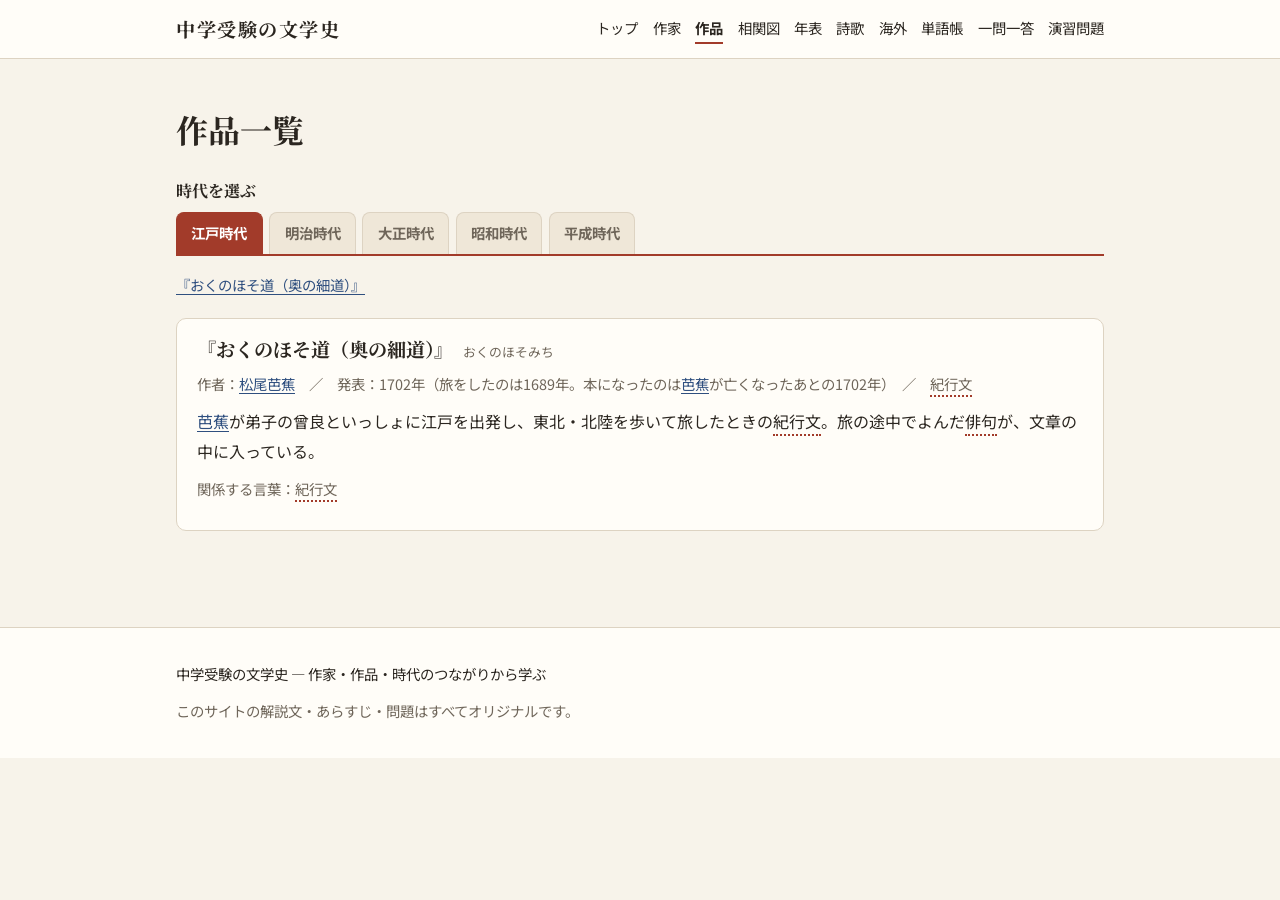
<file: works.html>
<!doctype html>
<html lang="ja">
<head>
  <meta charset="utf-8">
  <meta name="viewport" content="width=device-width, initial-scale=1">
  <title>作品一覧｜中学受験の文学史</title>
  <meta name="description" content="作品名から作者・発表年・作品の種類・あらすじを確認できる作品一覧。">
  <link rel="preconnect" href="https://fonts.googleapis.com">
  <link rel="preconnect" href="https://fonts.gstatic.com" crossorigin>
  <link rel="stylesheet" href="https://fonts.googleapis.com/css2?family=Noto+Sans+JP:wght@400;700&family=Noto+Serif+JP:wght@700&display=swap">
  <link rel="stylesheet" href="style.css?v=20261112e">
</head>
<body>
  <a class="skip" href="#main">本文へ移動</a>
  <header class="site-header">
    <div class="wrap header-inner">
      <a class="brand" href="index.html">中学受験の文学史</a>
      <nav aria-label="メインメニュー">
        <ul class="nav">
          <li><a href="index.html">トップ</a></li>
          <li><a href="authors.html">作家</a></li>
          <li><a href="works.html" aria-current="page">作品</a></li>
          <li><a href="relations.html">相関図</a></li>
          <li><a href="timeline.html">年表</a></li>
          <li><a href="poetry.html">詩歌</a></li>
          <li><a href="foreign.html">海外</a></li>
          <li><a href="glossary.html">単語帳</a></li>
          <li><a href="ichimon.html">一問一答</a></li>
          <li><a href="quiz.html">演習問題</a></li>
        </ul>
      </nav>
    </div>
  </header>

  <main id="main" class="wrap">
    <div class="page-head">
      <h1>作品一覧</h1>
    </div>

    <p class="tabs-label" id="tabs-label">時代を選ぶ</p>
    <nav class="tabs" aria-labelledby="tabs-label">
      <a class="tab tab-w-edo" href="#w-edo">江戸時代</a>
      <a class="tab tab-w-meiji" href="#w-meiji">明治時代</a>
      <a class="tab tab-w-taisho" href="#w-taisho">大正時代</a>
      <a class="tab tab-w-showa" href="#w-showa">昭和時代</a>
      <a class="tab tab-w-heisei" href="#w-heisei">平成時代</a>
    </nav>
    <div class="panels">

    <section class="panel" id="w-edo">
      <h2 class="visually-hidden">江戸時代</h2>
      <ul class="word-index"><li><a href="#oku-no-hosomichi">『おくのほそ道（奥の細道）』</a></li></ul>
      <article class="card work" id="oku-no-hosomichi">
        <h3>『おくのほそ道（奥の細道）』<span class="kana">おくのほそみち</span></h3>
        <p class="meta">作者：<a href="authors.html#matsuo-basho">松尾芭蕉</a>　／　発表：1702年（旅をしたのは1689年。本になったのは<a class="person" href="authors.html#matsuo-basho">芭蕉</a>が亡くなったあとの1702年）　／　<a class="word" href="glossary.html#term-kikobun">紀行文</a></p>
        <p><a class="person" href="authors.html#matsuo-basho">芭蕉</a>が弟子の曾良といっしょに江戸を出発し、東北・北陸を歩いて旅したときの<a class="word" href="glossary.html#term-kikobun">紀行文</a>。旅の途中でよんだ<a class="word" href="glossary.html#term-haiku">俳句</a>が、文章の中に入っている。</p>
        <p class="related">関係する言葉：<a class="word" href="glossary.html#term-kikobun">紀行文</a></p>
      </article>
    </section>

    <section class="panel" id="w-meiji">
      <h2 class="visually-hidden">明治時代</h2>
      <ul class="word-index"><li><a href="#shosetsu-shinzui">『小説神髄』</a></li><li><a href="#ukigumo">『浮雲』</a></li><li><a href="#maihime">『舞姫』</a></li><li><a href="#wakanashu">『若菜集』</a></li><li><a href="#midaregami">『みだれ髪』</a></li><li><a href="#byosho-rokushaku">『病牀六尺』</a></li><li><a href="#wagahai-wa-neko-dearu">『吾輩は猫である』</a></li><li><a href="#botchan">『坊っちゃん』</a></li><li><a href="#hakai">『破戒』</a></li><li><a href="#futon">『蒲団』</a></li><li><a href="#sanshiro">『三四郎』</a></li><li><a href="#yume-juya">『夢十夜』</a></li><li><a href="#sorekara">『それから』</a></li><li><a href="#mon">『門』</a></li></ul>
      <article class="card work" id="shosetsu-shinzui">
        <h3>『小説神髄』<span class="kana">しょうせつしんずい</span></h3>
        <p class="meta">作者：<a href="authors.html#tsubouchi-shoyo">坪内逍遥</a>　／　発表：1885年（1885〜1886年に出版）　／　<a class="word" href="glossary.html#term-hyoron">評論</a></p>
        <p>小説は、よい人がむくわれる話で教えを伝えるためのものではなく、人の心や世の中をありのままに描くべきだと説いた<a class="word" href="glossary.html#term-hyoron">評論</a>。</p>
        <p class="related">関係する言葉：<a class="word" href="glossary.html#term-realism">リアリズム（写実主義）</a></p>
      </article>
      <article class="card work" id="ukigumo">
        <h3>『浮雲』<span class="kana">うきぐも</span></h3>
        <p class="meta">作者：<a href="authors.html#futabatei-shimei">二葉亭四迷</a>　／　発表：1887年（1887〜1889年に発表）　／　<a class="word" href="glossary.html#term-length">長編小説</a></p>
        <p>役所の仕事をやめさせられた青年が、思いを寄せる女性や、まわりの人の態度の変化に悩む。ふだん話す言葉に近い<a class="word" href="glossary.html#term-genbun">言文一致</a>の書き方で書かれた。</p>
        <p class="related">関係する言葉：<a class="word" href="glossary.html#term-realism">リアリズム（写実主義）</a>、<a class="word" href="glossary.html#term-genbun">言文一致</a></p>
      </article>
      <article class="card work" id="maihime">
        <h3>『舞姫』<span class="kana">まいひめ</span></h3>
        <p class="meta">作者：<a href="authors.html#mori-ogai">森鷗外</a>　／　発表：1890年　／　<a class="word" href="glossary.html#term-length">短編小説</a></p>
        <p>ドイツに留学した日本人の青年が、現地の少女と恋に落ちる。しかし、出世の道と恋のどちらを選ぶかで苦しむことになる。</p>
        <p class="related">関係する言葉：<a class="word" href="glossary.html#term-romanticism">浪漫主義</a></p>
      </article>
      <article class="card work" id="wakanashu">
        <h3>『若菜集』<span class="kana">わかなしゅう</span></h3>
        <p class="meta">作者：<a href="authors.html#shimazaki-toson">島崎藤村</a>　／　発表：1897年　／　詩集</p>
        <p>青春の恋や気持ちを、リズムのよい美しい言葉でうたった詩集。</p>
        <p class="related">関係する言葉：<a class="word" href="glossary.html#term-romanticism">浪漫主義</a></p>
      </article>
      <article class="card work" id="midaregami">
        <h3>『みだれ髪』<span class="kana">みだれがみ</span></h3>
        <p class="meta">作者：<a href="authors.html#yosano-akiko">与謝野晶子</a>　／　発表：1901年　／　歌集</p>
        <p>恋する気持ちや若さのかがやきを、大胆で情熱的な言葉でうたった歌集。</p>
        <p class="related">関係する言葉：<a class="word" href="glossary.html#term-romanticism">浪漫主義</a>、<a class="word" href="glossary.html#term-tanka">短歌</a></p>
      </article>
      <article class="card work" id="byosho-rokushaku">
        <h3>『病牀六尺』<span class="kana">びょうしょうろくしゃく</span></h3>
        <p class="meta">作者：<a href="authors.html#masaoka-shiki">正岡子規</a>　／　発表：1902年（新聞<a class="word" href="glossary.html#term-rensai">連載</a>。<a class="person" href="authors.html#masaoka-shiki">子規</a>の死の直前まで続いた）　／　<a class="word" href="glossary.html#term-zuihitsu">随筆</a></p>
        <p>重い病気で寝たきりになった<a class="person" href="authors.html#masaoka-shiki">子規</a>が、六尺（約1.8メートル）の病床から見た世界や考えを書きつづった<a class="word" href="glossary.html#term-zuihitsu">随筆</a>。</p>
      </article>
      <article class="card work" id="wagahai-wa-neko-dearu">
        <h3>『吾輩は猫である』<span class="kana">わがはいはねこである</span></h3>
        <p class="meta">作者：<a href="authors.html#natsume-soseki">夏目漱石</a>　／　発表：1905年（1905〜1906年、雑誌『ホトトギス』に<a class="word" href="glossary.html#term-rensai">連載</a>）　／　<a class="word" href="glossary.html#term-length">長編小説</a></p>
        <p>名前のない一ぴきの猫の目から、飼い主の英語の先生の家に集まる人間たちのおかしな言動をユーモラスに描く。<a class="person" href="authors.html#natsume-soseki">漱石</a>が初めて書いた小説。</p>
      </article>
      <article class="card work" id="botchan">
        <h3>『坊っちゃん』<span class="kana">ぼっちゃん</span></h3>
        <p class="meta">作者：<a href="authors.html#natsume-soseki">夏目漱石</a>　／　発表：1906年　／　<a class="word" href="glossary.html#term-length">中編小説</a></p>
        <p>まっすぐで向こう見ずな性格の青年が、四国の中学校に数学の先生としてやってきて、ずるい大人たちとぶつかる物語。</p>
      </article>
      <article class="card work" id="hakai">
        <h3>『破戒』<span class="kana">はかい</span></h3>
        <p class="meta">作者：<a href="authors.html#shimazaki-toson">島崎藤村</a>　／　発表：1906年　／　<a class="word" href="glossary.html#term-length">長編小説</a></p>
        <p>生まれのことで、いわれのない差別を受けてきた青年教師が、「かくし通せ」という父の言いつけと自分の心のあいだで苦しみ、ついにそれを打ち明けるまでを描く。</p>
        <p class="related">関係する言葉：<a class="word" href="glossary.html#term-naturalism">自然主義</a></p>
      </article>
      <article class="card work" id="futon">
        <h3>『蒲団』<span class="kana">ふとん</span></h3>
        <p class="meta">作者：<a href="authors.html#tayama-katai">田山花袋</a>　／　発表：1907年　／　<a class="word" href="glossary.html#term-length">中編小説</a></p>
        <p>中年の作家が、弟子入りしてきた若い女性によせる思いを、作者自身の体験をもとに、かくさずに描いた。</p>
        <p class="related">関係する言葉：<a class="word" href="glossary.html#term-naturalism">自然主義</a>、<a class="word" href="glossary.html#term-shishosetsu">私小説</a></p>
      </article>
      <article class="card work" id="sanshiro">
        <h3>『三四郎』<span class="kana">さんしろう</span></h3>
        <p class="meta">作者：<a href="authors.html#natsume-soseki">夏目漱石</a>　／　発表：1908年（新聞<a class="word" href="glossary.html#term-rensai">連載</a>）　／　<a class="word" href="glossary.html#term-length">長編小説</a></p>
        <p>九州から東京の大学に入った青年が、都会の新しい世界にとまどいながら、ある女性にひかれていく姿を描く。前期<a class="word" href="glossary.html#term-sanbusaku">三部作</a>の一つ目。</p>
        <p class="related">関係する言葉：<a class="word" href="glossary.html#term-sanbusaku">三部作</a></p>
      </article>
      <article class="card work" id="yume-juya">
        <h3>『夢十夜』<span class="kana">ゆめじゅうや</span></h3>
        <p class="meta">作者：<a href="authors.html#natsume-soseki">夏目漱石</a>　／　発表：1908年（新聞に<a class="word" href="glossary.html#term-rensai">連載</a>）　／　<a class="word" href="glossary.html#term-length">短編小説</a></p>
        <p>「こんな夢を見た」という書き出しで始まる、十の不思議な夢の話を集めた作品。</p>
      </article>
      <article class="card work" id="sorekara">
        <h3>『それから』<span class="kana">それから</span></h3>
        <p class="meta">作者：<a href="authors.html#natsume-soseki">夏目漱石</a>　／　発表：1909年（新聞に<a class="word" href="glossary.html#term-rensai">連載</a>）　／　<a class="word" href="glossary.html#term-length">長編小説</a></p>
        <p>仕事につかずに暮らしていた青年が、友人の妻になった女性への思いに気づき、それまでの生き方を変えようとする。前期<a class="word" href="glossary.html#term-sanbusaku">三部作</a>の二つ目。</p>
        <p class="related">関係する言葉：<a class="word" href="glossary.html#term-sanbusaku">三部作</a></p>
      </article>
      <article class="card work" id="mon">
        <h3>『門』<span class="kana">もん</span></h3>
        <p class="meta">作者：<a href="authors.html#natsume-soseki">夏目漱石</a>　／　発表：1910年（新聞に<a class="word" href="glossary.html#term-rensai">連載</a>）　／　<a class="word" href="glossary.html#term-length">長編小説</a></p>
        <p>昔のあやまちを心にかかえながら、ひっそりと暮らす夫婦の日々を描く。前期<a class="word" href="glossary.html#term-sanbusaku">三部作</a>の三つ目。</p>
        <p class="related">関係する言葉：<a class="word" href="glossary.html#term-sanbusaku">三部作</a></p>
      </article>
    </section>

    <section class="panel" id="w-taisho">
      <h2 class="visually-hidden">大正時代</h2>
      <ul class="word-index"><li><a href="#higan-sugi-made">『彼岸過迄』</a></li><li><a href="#kojin">『行人』</a></li><li><a href="#kokoro">『こころ』</a></li><li><a href="#rashomon">『羅生門』</a></li><li><a href="#takasebune">『高瀬舟』</a></li><li><a href="#hana">『鼻』</a></li><li><a href="#meian">『明暗』</a></li><li><a href="#kinosaki-nite">『城の崎にて』</a></li><li><a href="#chichi-kaeru">『父帰る』</a></li><li><a href="#kumo-no-ito">『蜘蛛の糸』</a></li><li><a href="#yujo">『友情』</a></li><li><a href="#anya-koro">『暗夜行路』</a></li></ul>
      <article class="card work" id="higan-sugi-made">
        <h3>『彼岸過迄』<span class="kana">ひがんすぎまで</span></h3>
        <p class="meta">作者：<a href="authors.html#natsume-soseki">夏目漱石</a>　／　発表：1912年（新聞に<a class="word" href="glossary.html#term-rensai">連載</a>）　／　<a class="word" href="glossary.html#term-length">長編小説</a></p>
        <p>いくつかの短い話をつなげて、一つの長い物語にした作品。後期<a class="word" href="glossary.html#term-sanbusaku">三部作</a>の一つ目。</p>
        <p class="related">関係する言葉：<a class="word" href="glossary.html#term-sanbusaku">三部作</a></p>
      </article>
      <article class="card work" id="kojin">
        <h3>『行人』<span class="kana">こうじん</span></h3>
        <p class="meta">作者：<a href="authors.html#natsume-soseki">夏目漱石</a>　／　発表：1912年（1912〜1913年に新聞に<a class="word" href="glossary.html#term-rensai">連載</a>）　／　<a class="word" href="glossary.html#term-length">長編小説</a></p>
        <p>人を信じきることができずに苦しむ兄の姿を、弟の目から描く。後期<a class="word" href="glossary.html#term-sanbusaku">三部作</a>の二つ目。</p>
        <p class="related">関係する言葉：<a class="word" href="glossary.html#term-sanbusaku">三部作</a></p>
      </article>
      <article class="card work" id="kokoro">
        <h3>『こころ』<span class="kana">こころ</span></h3>
        <p class="meta">作者：<a href="authors.html#natsume-soseki">夏目漱石</a>　／　発表：1914年（新聞<a class="word" href="glossary.html#term-rensai">連載</a>）　／　<a class="word" href="glossary.html#term-length">長編小説</a></p>
        <p>語り手の「私」が「先生」とよんで慕う人には、だれにも言えない過去があった。友情と恋、そして罪の意識を通して、人間の心の奥を描く。後期<a class="word" href="glossary.html#term-sanbusaku">三部作</a>の三つ目。</p>
        <p class="related">関係する言葉：<a class="word" href="glossary.html#term-sanbusaku">三部作</a></p>
      </article>
      <article class="card work" id="rashomon">
        <h3>『羅生門』<span class="kana">らしょうもん</span></h3>
        <p class="meta">作者：<a href="authors.html#akutagawa-ryunosuke">芥川龍之介</a>　／　発表：1915年　／　<a class="word" href="glossary.html#term-length">短編小説</a></p>
        <p>荒れはてた都の門の下で、仕事を失った男（下人）が、生きるために悪いことをするかどうか迷う。古い物語集『今昔物語集』の話をもとにしている。</p>
      </article>
      <article class="card work" id="takasebune">
        <h3>『高瀬舟』<span class="kana">たかせぶね</span></h3>
        <p class="meta">作者：<a href="authors.html#mori-ogai">森鷗外</a>　／　発表：1916年　／　<a class="word" href="glossary.html#term-length">短編小説</a></p>
        <p>罪をおかした人を島へ送る舟の上で、見張り役の役人が、罪人の男がなぜか落ち着いて満ち足りた様子なのを不思議に思い、そのわけをたずねる物語。</p>
        <p class="related">関係する言葉：<a class="word" href="glossary.html#term-rekishi">歴史小説</a></p>
      </article>
      <article class="card work" id="hana">
        <h3>『鼻』<span class="kana">はな</span></h3>
        <p class="meta">作者：<a href="authors.html#akutagawa-ryunosuke">芥川龍之介</a>　／　発表：1916年（<a class="word" href="glossary.html#term-dojinshi">同人誌</a>『新思潮』に発表）　／　<a class="word" href="glossary.html#term-length">短編小説</a></p>
        <p>長い鼻を気にしているお坊さんが、苦労して鼻を短くするが、かえってまわりの人に笑われてしまう。<a class="person" href="authors.html#natsume-soseki">夏目漱石</a>が大絶賛した作品。</p>
      </article>
      <article class="card work" id="meian">
        <h3>『明暗』<span class="kana">めいあん</span></h3>
        <p class="meta">作者：<a href="authors.html#natsume-soseki">夏目漱石</a>　／　発表：1916年（新聞に<a class="word" href="glossary.html#term-rensai">連載</a>。<a class="person" href="authors.html#natsume-soseki">漱石</a>が亡くなったため未完）　／　<a class="word" href="glossary.html#term-length">長編小説</a></p>
        <p>結婚したばかりの夫婦の、心のすれちがいを描く。<a class="person" href="authors.html#natsume-soseki">漱石</a>が<a class="word" href="glossary.html#term-rensai">連載</a>中に亡くなったため、最後まで書かれずに終わった。</p>
      </article>
      <article class="card work" id="kinosaki-nite">
        <h3>『城の崎にて』<span class="kana">きのさきにて</span></h3>
        <p class="meta">作者：<a href="authors.html#shiga-naoya">志賀直哉</a>　／　発表：1917年（雑誌『白樺』に発表）　／　<a class="word" href="glossary.html#term-length">短編小説</a></p>
        <p>電車にはねられたけがを治すため温泉地をおとずれた「自分」が、小さな生き物の死を見つめながら、生きることと死ぬことについて考える。</p>
      </article>
      <article class="card work" id="chichi-kaeru">
        <h3>『父帰る』<span class="kana">ちちかえる</span></h3>
        <p class="meta">作者：<a href="authors.html#kikuchi-kan">菊池寛</a>　／　発表：1917年　／　<a class="word" href="glossary.html#term-gikyoku">戯曲</a></p>
        <p>家族を捨てて出ていった父が、二十年ぶりに年老いて帰ってくる。父を許せない長男と、家族の気持ちを描いた劇。</p>
      </article>
      <article class="card work" id="kumo-no-ito">
        <h3>『蜘蛛の糸』<span class="kana">くものいと</span></h3>
        <p class="meta">作者：<a href="authors.html#akutagawa-ryunosuke">芥川龍之介</a>　／　発表：1918年（子ども向けの雑誌『赤い鳥』に発表）　／　<a class="word" href="glossary.html#term-length">短編小説</a></p>
        <p>地獄に落ちた男の前に、お釈迦様が一本の蜘蛛の糸をたらす。男は糸をのぼって地獄からぬけ出そうとするが……。子ども向けの雑誌『赤い鳥』にのった<a class="word" href="glossary.html#term-jido">児童文学</a>。</p>
        <p class="related">関係する言葉：<a class="word" href="glossary.html#term-jido">児童文学</a></p>
      </article>
      <article class="card work" id="yujo">
        <h3>『友情』<span class="kana">ゆうじょう</span></h3>
        <p class="meta">作者：<a href="authors.html#musha-no-koji-saneatsu">武者小路実篤</a>　／　発表：1919年（新聞に<a class="word" href="glossary.html#term-rensai">連載</a>）　／　<a class="word" href="glossary.html#term-length">長編小説</a></p>
        <p>脚本家の青年が一人の女性に恋をするが、女性が心をよせたのは親友だった。恋と友情のあいだでゆれる若者たちを描く。</p>
        <p class="related">関係する言葉：<a class="word" href="glossary.html#term-shirakaba">白樺派</a></p>
      </article>
      <article class="card work" id="anya-koro">
        <h3>『暗夜行路』<span class="kana">あんやこうろ</span></h3>
        <p class="meta">作者：<a href="authors.html#shiga-naoya">志賀直哉</a>　／　発表：1921年（1921〜1937年に断続的に発表）　／　<a class="word" href="glossary.html#term-length">長編小説</a></p>
        <p>自分の生まれにまつわる秘密に苦しむ青年が、さまざまな出来事を通して、心の安らぎにたどり着くまでを描く。<a class="person" href="authors.html#shiga-naoya">志賀直哉</a>のただ一つの<a class="word" href="glossary.html#term-length">長編小説</a>。</p>
      </article>
    </section>

    <section class="panel" id="w-showa">
      <h2 class="visually-hidden">昭和時代</h2>
      <ul class="word-index"><li><a href="#izu-no-odoriko">『伊豆の踊子』</a></li><li><a href="#kikai">『機械』</a></li><li><a href="#yukiguni">『雪国』</a></li><li><a href="#hashire-merosu">『走れメロス』</a></li><li><a href="#darakuron">『堕落論』</a></li><li><a href="#shayo">『斜陽』</a></li><li><a href="#ningen-shikkaku">『人間失格』</a></li><li><a href="#kinkakuji">『金閣寺』</a></li><li><a href="#koto">『古都』</a></li><li><a href="#hojo-no-umi">『豊饒の海』</a></li></ul>
      <article class="card work" id="izu-no-odoriko">
        <h3>『伊豆の踊子』<span class="kana">いずのおどりこ</span></h3>
        <p class="meta">作者：<a href="authors.html#kawabata-yasunari">川端康成</a>　／　発表：1926年（雑誌『文芸時代』に発表）　／　<a class="word" href="glossary.html#term-length">短編小説</a></p>
        <p>一人で伊豆を旅する学生が、旅をしながら芸を見せる一座といっしょになり、踊り子の少女とのふれあいを通して心が晴れていく。</p>
      </article>
      <article class="card work" id="kikai">
        <h3>『機械』<span class="kana">きかい</span></h3>
        <p class="meta">作者：<a href="authors.html#yokomitsu-riichi">横光利一</a>　／　発表：1930年　／　<a class="word" href="glossary.html#term-length">短編小説</a></p>
        <p>小さな工場で働く「私」が、仲間との疑い合いの中で、自分の心さえわからなくなっていく様子を、独特の文章で描く。</p>
      </article>
      <article class="card work" id="yukiguni">
        <h3>『雪国』<span class="kana">ゆきぐに</span></h3>
        <p class="meta">作者：<a href="authors.html#kawabata-yasunari">川端康成</a>　／　発表：1935年（1935年から各誌に分けて発表。1937年に単行本、1948年に完結版）　／　<a class="word" href="glossary.html#term-length">長編小説</a></p>
        <p>雪深い温泉町をおとずれる男と、その町で暮らす女性との関係を、美しく張りつめた文章で描く。</p>
      </article>
      <article class="card work" id="hashire-merosu">
        <h3>『走れメロス』<span class="kana">はしれめろす</span></h3>
        <p class="meta">作者：<a href="authors.html#dazai-osamu">太宰治</a>　／　発表：1940年　／　<a class="word" href="glossary.html#term-length">短編小説</a></p>
        <p>人を信じられない王に死刑を言いわたされた青年メロスが、身代わりになった親友との約束を守るため、期限までにもどろうと走り続ける。</p>
      </article>
      <article class="card work" id="darakuron">
        <h3>『堕落論』<span class="kana">だらくろん</span></h3>
        <p class="meta">作者：<a href="authors.html#sakaguchi-ango">坂口安吾</a>　／　発表：1946年　／　<a class="word" href="glossary.html#term-hyoron">評論</a></p>
        <p>戦争に負けた日本で、見せかけの道徳を捨て、人間がありのままの姿にもどるところから始めようとうったえた<a class="word" href="glossary.html#term-hyoron">評論</a>。</p>
        <p class="related">関係する言葉：<a class="word" href="glossary.html#term-buraiha">無頼派</a></p>
      </article>
      <article class="card work" id="shayo">
        <h3>『斜陽』<span class="kana">しゃよう</span></h3>
        <p class="meta">作者：<a href="authors.html#dazai-osamu">太宰治</a>　／　発表：1947年　／　<a class="word" href="glossary.html#term-length">長編小説</a></p>
        <p>戦争のあと、財産をなくして暮らしが苦しくなっていく、もとは身分の高い一家の姿を、娘の「かず子」の目から描く。「斜陽族」という言葉が生まれるほど話題になった。</p>
        <p class="related">関係する言葉：<a class="word" href="glossary.html#term-buraiha">無頼派</a></p>
      </article>
      <article class="card work" id="ningen-shikkaku">
        <h3>『人間失格』<span class="kana">にんげんしっかく</span></h3>
        <p class="meta">作者：<a href="authors.html#dazai-osamu">太宰治</a>　／　発表：1948年　／　<a class="word" href="glossary.html#term-length">長編小説</a></p>
        <p>人とうまく心を通わせられず、わざとおどけて人を笑わせることでごまかしてきた男が、だんだん自分を見失っていく。男が書いた手記（自分の体験をつづった文章）の形で描かれる。太宰が最後に完成させた作品。</p>
        <p class="related">関係する言葉：<a class="word" href="glossary.html#term-buraiha">無頼派</a></p>
      </article>
      <article class="card work" id="kinkakuji">
        <h3>『金閣寺』<span class="kana">きんかくじ</span></h3>
        <p class="meta">作者：<a href="authors.html#mishima-yukio">三島由紀夫</a>　／　発表：1956年　／　<a class="word" href="glossary.html#term-length">長編小説</a></p>
        <p>金閣寺の美しさに心をうばわれた若いお坊さんが、やがて金閣に火をつけてしまうまでの心の動きを描く。実際に起きた事件をもとにしている。</p>
      </article>
      <article class="card work" id="koto">
        <h3>『古都』<span class="kana">こと</span></h3>
        <p class="meta">作者：<a href="authors.html#kawabata-yasunari">川端康成</a>　／　発表：1962年（1961〜1962年に新聞に<a class="word" href="glossary.html#term-rensai">連載</a>）　／　<a class="word" href="glossary.html#term-length">長編小説</a></p>
        <p>京都を舞台に、生まれてすぐ別々に育ったふたごの姉妹がめぐり会う物語。京都の祭りや四季の美しさも描かれる。</p>
      </article>
      <article class="card work" id="hojo-no-umi">
        <h3>『豊饒の海』<span class="kana">ほうじょうのうみ</span></h3>
        <p class="meta">作者：<a href="authors.html#mishima-yukio">三島由紀夫</a>　／　発表：1965年（1965〜1970年に<a class="word" href="glossary.html#term-rensai">連載</a>。『春の雪』『奔馬』『暁の寺』『天人五衰』の四部作）　／　<a class="word" href="glossary.html#term-length">長編小説</a></p>
        <p>生まれ変わりをくり返す若者たちと、それを見届ける一人の男の一生を、四つの物語で描く。<a class="person" href="authors.html#mishima-yukio">三島由紀夫</a>の最後の大作。</p>
      </article>
    </section>

    <section class="panel" id="w-heisei">
      <h2 class="visually-hidden">平成時代</h2>
      <ul class="word-index"><li><a href="#tori-no-namida">『鳥の涙』</a></li></ul>
      <article class="card work" id="tori-no-namida">
        <!-- 要確認: 初出年・収録書・あらすじを確認してから執筆する。 -->
        <h3>『鳥の涙』<span class="kana">とりのなみだ</span></h3>
        <p class="meta">作者：<a href="authors.html#tsushima-yuko">津島佑子</a>　／　発表：調査中　／　<a class="word" href="glossary.html#term-length">短編小説</a></p>
        <p><span class="muted">あらすじは準備中です。</span></p>
      </article>
    </section>
    </div>
  </main>

  <footer class="site-footer">
    <div class="wrap">
      <p>中学受験の文学史 ― 作家・作品・時代のつながりから学ぶ</p>
      <p class="muted">このサイトの解説文・あらすじ・問題はすべてオリジナルです。</p>
    </div>
  </footer>
</body>
</html>
</file>
<file: style.css>
/* =========================================================
   文学の系譜（仮称） 共通スタイル
   文字の大きさ・色・フォントは、下の「決まり」の変数だけを使う。
   決まりの説明は docs/06_design-rules.md
   ========================================================= */

:root {
  /* ---- フォント（2種類） ---- */
  --sans: "Noto Sans JP", sans-serif;    /* 本文・ふつうの文字 */
  --serif: "Noto Serif JP", serif;       /* 見出し・作家名・答えなど「目立たせる言葉」 */

  /* ---- 文字の大きさ（7段階） ---- */
  --fs-1: 0.8rem;   /* 注記：タグ・バッジ・読みがな・写真の出典 */
  --fs-2: 0.9rem;   /* 補足：説明の補足・表・凡例・目次・関連リンク */
  --fs-3: 1rem;     /* 本文 */
  --fs-4: 1.2rem;   /* 小見出し：カードの見出し（作家名・作品名・問題番号）、答え */
  --fs-5: 1.5rem;   /* 中見出し：ページ内の区切り（h2）、単語帳の見出し語 */
  --fs-6: 2rem;     /* 大見出し：ページのタイトル（h1） */
  --fs-7: 2.6rem;   /* 特大：トップページのキャッチコピーだけ */

  /* ---- 文字の太さ（2段階） ---- */
  --fw-normal: 400;
  --fw-bold: 700;

  /* ---- 色 ---- */
  --bg: #f7f3ea;         /* ページの背景 */
  --surface: #fffdf8;    /* カードの背景 */
  --tag-bg: #efe7d8;     /* タグ・ポイント欄の背景 */
  --line: #ddd3c2;       /* 区切り線・枠線 */
  --ink: #2b2620;        /* 本文の文字 */
  --muted: #6f665a;      /* 補足の文字 */
  --accent: #a23b2a;     /* 朱：大切なもの・押す操作 */
  --accent-ink: #ffffff; /* 朱の上にのせる文字 */
  --link: #2f4f7f;       /* 藍：ほかのページへ移動するリンク */

  /* 図だけで使う色（相関図の線・作家アイコンの時代） */
  --c-parent_child: #b5452f;
  --c-mentor_student: #2f5d8c;
  --c-admiration: #8a5a9e;
  --c-friendship: #3f7f5f;
  --c-support: #c07f1a;
  --c-conflict: #d0342c;
  --c-same_movement: #8a8173;
  --era-edo: #8a5a2b;
  --era-meiji: #2f5d8c;
  --era-taisho: #3f7f5f;
  --era-showa: #a23b2a;
  --era-heisei: #6b4f9e;
  color-scheme: light;
}

@media (prefers-color-scheme: dark) {
  :root:not([data-theme="light"]) {
    --bg: #1b1916; --surface: #24211d; --tag-bg: #332e27; --line: #3d3830;
    --ink: #ece6da; --muted: #a99f90; --accent: #e0745f; --accent-ink: #1b1916; --link: #8fb4e6;
    --c-parent_child: #e0745f; --c-mentor_student: #79a7dc; --c-admiration: #c39ad6; --c-friendship: #7cc39c;
    --c-support: #e3b057; --c-conflict: #f2665d; --c-same_movement: #a99f90;
    --era-edo: #d9a56b; --era-meiji: #79a7dc; --era-taisho: #7cc39c; --era-showa: #e0745f; --era-heisei: #b79be0;
    color-scheme: dark;
  }
}
:root[data-theme="dark"] {
  --bg: #1b1916; --surface: #24211d; --tag-bg: #332e27; --line: #3d3830;
  --ink: #ece6da; --muted: #a99f90; --accent: #e0745f; --accent-ink: #1b1916; --link: #8fb4e6;
  --c-parent_child: #e0745f; --c-mentor_student: #79a7dc; --c-admiration: #c39ad6; --c-friendship: #7cc39c;
  --c-support: #e3b057; --c-conflict: #f2665d; --c-same_movement: #a99f90;
  --era-edo: #d9a56b; --era-meiji: #79a7dc; --era-taisho: #7cc39c; --era-showa: #e0745f; --era-heisei: #b79be0;
  color-scheme: dark;
}

/* ---------- 基本 ---------- */
* { box-sizing: border-box; }
html { scroll-behavior: smooth; scroll-padding-top: 1rem; }
body {
  margin: 0;
  background: var(--bg);
  color: var(--ink);
  font-family: var(--sans);
  font-size: var(--fs-3);
  font-weight: var(--fw-normal);
  line-height: 1.85;
  -webkit-text-size-adjust: 100%;
}
a { color: var(--link); text-underline-offset: 0.2em; }
h1, h2, h3, h4 { font-family: var(--serif); font-weight: var(--fw-bold); line-height: 1.4; }
h1 { font-size: var(--fs-6); margin: 0 0 0.5rem; }
h2 { font-size: var(--fs-5); margin: 2.5rem 0 1rem; padding-bottom: 0.35rem; border-bottom: 2px solid var(--line); }
h3 { font-size: var(--fs-4); margin: 0 0 0.5rem; }
h4 { font-size: var(--fs-3); margin: 1.2rem 0 0.3rem; color: var(--muted); }
p { margin: 0.6rem 0; }
strong { font-weight: var(--fw-bold); }

.wrap { width: 100%; max-width: 960px; margin: 0 auto; padding: 0 16px; }
.muted { color: var(--muted); font-size: var(--fs-2); }
.accent { color: var(--accent); }
.skip { position: absolute; left: -9999px; }
.skip:focus { left: 16px; top: 8px; background: var(--surface); padding: 0.4rem 0.8rem; z-index: 10; }

/* ---------- ヘッダー・フッター ---------- */
.site-header { background: var(--surface); border-bottom: 1px solid var(--line); }
.header-inner { display: flex; flex-wrap: wrap; align-items: center; justify-content: space-between; gap: 0.4rem 1.5rem; padding-top: 0.7rem; padding-bottom: 0.7rem; }
.brand { font-family: var(--serif); font-size: var(--fs-4); font-weight: var(--fw-bold); color: var(--ink); text-decoration: none; letter-spacing: 0.08em; }
.brand-note { font-family: var(--sans); font-size: var(--fs-1); font-weight: var(--fw-normal); color: var(--muted); margin-left: 0.4rem; letter-spacing: 0; }
.nav { list-style: none; margin: 0; padding: 0; display: flex; flex-wrap: wrap; gap: 0.1rem 0.9rem; font-size: var(--fs-2); }
.nav a { color: var(--ink); text-decoration: none; padding: 0.2rem 0; border-bottom: 2px solid transparent; }
.nav a[aria-current="page"] { border-bottom-color: var(--accent); font-weight: var(--fw-bold); }
main.wrap { padding-top: 2.5rem; padding-bottom: 3rem; }
.page-head { margin: 0.5rem 0 1.5rem; }
.lead { color: var(--muted); max-width: 46em; }
.site-footer { border-top: 1px solid var(--line); background: var(--surface); padding: 1.5rem 0; margin-top: 2rem; font-size: var(--fs-2); }

/* ---------- トップ ---------- */
.hero { padding: 2.5rem 0 1rem; }
.eyebrow { color: var(--accent); font-size: var(--fs-2); font-weight: var(--fw-bold); letter-spacing: 0.15em; margin: 0; }
.hero h1 { font-size: var(--fs-7); margin: 0.4rem 0 1rem; letter-spacing: 0.04em; }
@media (max-width: 560px) { .hero h1 { font-size: var(--fs-6); } }
.hero-links { display: flex; flex-wrap: wrap; gap: 0.8rem; margin-top: 1.4rem; }
.button { display: inline-block; background: var(--accent); color: var(--accent-ink); padding: 0.6rem 1.2rem; border-radius: 6px; text-decoration: none; font-weight: var(--fw-bold); border: 2px solid var(--accent); }
.button.ghost { background: transparent; color: var(--accent); }

/* ---------- カード・共通部品 ---------- */
.card { background: var(--surface); border: 1px solid var(--line); border-radius: 10px; padding: 1.1rem 1.25rem; margin: 0 0 1rem; scroll-margin-top: 1rem; }
.card:target { border-color: var(--accent); }
.kana { font-family: var(--sans); font-size: var(--fs-1); font-weight: var(--fw-normal); color: var(--muted); margin-left: 0.6rem; }
.meta { color: var(--muted); font-size: var(--fs-2); margin: 0.2rem 0 0.4rem; }
.related { color: var(--muted); font-size: var(--fs-2); }
.tag { display: inline-block; background: var(--tag-bg); color: var(--ink); font-size: var(--fs-1); border-radius: 999px; padding: 0 0.6rem; margin: 0 0.5rem 0 0.3rem; line-height: 1.7; white-space: nowrap; }
.badge { display: inline-block; font-family: var(--sans); font-size: var(--fs-1); font-weight: var(--fw-bold); color: var(--accent); border: 1.5px solid var(--accent); border-radius: 999px; padding: 0 0.55rem; margin-left: 0.6rem; line-height: 1.6; vertical-align: 0.15em; }
.list { margin: 0.2rem 0; padding-left: 1.2rem; }
.list li { margin: 0.2rem 0; }
.hint { font-size: var(--fs-2); color: var(--muted); background: var(--surface); border-left: 4px solid var(--accent); padding: 0.4rem 0.8rem; border-radius: 0 6px 6px 0; }

/* 単語帳へのリンク（朱の点線）と作家名リンク（藍） */
a.word { color: inherit; text-decoration: none; border-bottom: 2px dotted var(--accent); padding-bottom: 1px; }
a.person { color: var(--link); }

/* 項目の一覧（dl） */
.facts { display: grid; grid-template-columns: repeat(auto-fit, minmax(240px, 1fr)); gap: 0.1rem 1.5rem; margin: 0.5rem 0 0.8rem; font-size: var(--fs-2); }
.facts div { display: flex; gap: 0.8rem; border-bottom: 1px dotted var(--line); padding: 0.2rem 0; }
.facts dt { flex: 0 0 6.5em; color: var(--muted); }
.facts dd { margin: 0; }
@media (max-width: 560px) {
  .facts div { flex-direction: column; gap: 0; }
  .facts dt { flex-basis: auto; }
}

/* 目次 */
.toc { background: var(--surface); border: 1px solid var(--line); border-radius: 10px; padding: 0.8rem 1.1rem; font-size: var(--fs-2); }
.toc-row { display: flex; flex-wrap: wrap; gap: 0.2rem 0.8rem; padding: 0.25rem 0; }
.toc-row + .toc-row { border-top: 1px dotted var(--line); }
.toc-head { font-weight: var(--fw-bold); color: var(--ink); }
@media (min-width: 600px) { .toc-head { min-width: 13em; } }
.chips { display: flex; flex-wrap: wrap; gap: 0.1rem 0.8rem; }

/* ---------- 作家 ---------- */
.person-head { display: flex; align-items: center; gap: 1rem; margin-bottom: 0.3rem; }
.person-head h3 { margin: 0; }
.portrait { flex: 0 0 auto; margin: 0; width: 84px; text-align: center; }
.portrait img { display: block; width: 84px; height: 104px; object-fit: cover; object-position: center top; border-radius: 8px; border: 1px solid var(--line); background: var(--tag-bg); }
.portrait figcaption { font-size: var(--fs-1); line-height: 1.3; margin-top: 0.2rem; }
.portrait figcaption a { color: var(--muted); text-decoration: none; }
.mono { height: 84px; border-radius: 50%; display: flex; align-items: center; justify-content: center; border: 3px double var(--mono-c); background: var(--surface); }
.mono span { font-family: var(--serif); font-size: var(--fs-6); font-weight: var(--fw-bold); color: var(--mono-c); line-height: 1; }
.mono-edo { --mono-c: var(--era-edo); }
.mono-meiji { --mono-c: var(--era-meiji); }
.mono-taisho { --mono-c: var(--era-taisho); }
.mono-showa { --mono-c: var(--era-showa); }
.mono-heisei { --mono-c: var(--era-heisei); }
@media (max-width: 420px) { .portrait, .portrait img { width: 68px; } .portrait img { height: 84px; } .mono { height: 68px; } }
.points { background: var(--tag-bg); border-radius: 8px; padding: 0.6rem 1rem; margin: 0.6rem 0 0.8rem; }
.points ul { margin: 0.2rem 0; padding-left: 1.2rem; }
.points-title { margin: 0 0 0.2rem; font-family: var(--serif); font-weight: var(--fw-bold); color: var(--accent); }
.credits { font-size: var(--fs-2); }

/* ---------- 年表 ---------- */
.legend { font-size: var(--fs-2); color: var(--muted); }
.timeline { list-style: none; margin: 0; padding: 0; border-left: 3px solid var(--line); }
.timeline li { display: flex; gap: 1rem; padding: 0.45rem 0 0.45rem 1rem; position: relative; scroll-margin-top: 1rem; }
.timeline li::before { content: ""; position: absolute; left: -7px; top: 1rem; width: 11px; height: 11px; border-radius: 50%; background: var(--surface); border: 2px solid var(--muted); }
.timeline li:target { background: var(--surface); }
.timeline .year { flex: 0 0 auto; min-width: 3.2em; font-family: var(--serif); font-weight: var(--fw-bold); }
.timeline .desc { color: var(--muted); font-size: var(--fs-2); }
.kind { display: inline-block; font-size: var(--fs-1); border-radius: 4px; padding: 0 0.4rem; margin-right: 0.5rem; line-height: 1.7; vertical-align: 0.1em; border: 1px solid; }
.kind-event { color: var(--accent-ink); background: var(--accent); border-color: var(--accent); }
.kind-work { color: var(--accent-ink); background: var(--link); border-color: var(--link); }
.kind-life { color: var(--muted); border-color: var(--muted); }

/* ---------- 相関図 ---------- */
.defs { position: absolute; }
.chart-wrap { overflow-x: auto; background: var(--surface); border: 1px solid var(--line); border-radius: 10px; padding: 0.5rem; }
.chart { display: block; width: 100%; min-width: 640px; height: auto; font-family: var(--sans); }
.node { fill: var(--bg); stroke: var(--ink); stroke-width: 1.5; }
.nlabel { fill: var(--ink); font-size: 17px; font-weight: var(--fw-bold); text-anchor: middle; font-family: var(--serif); }
.edge { stroke-width: 2.5; fill: none; }
.elabel { font-size: 13px; text-anchor: middle; fill: var(--ink); paint-order: stroke; stroke: var(--surface); stroke-width: 5px; stroke-linejoin: round; }
.elink { fill: var(--accent); }
.chart a.word { border-bottom: none; }
.legend-list { list-style: none; padding: 0; margin: 0 0 1rem; display: flex; flex-wrap: wrap; gap: 0.3rem 1.2rem; font-size: var(--fs-2); }
.swatch { display: inline-block; width: 2rem; height: 0; border-top: 3px solid; vertical-align: middle; margin-right: 0.4rem; }
.e-same_movement { stroke-dasharray: 3 5; }
.e-admiration { stroke-dasharray: 8 5; }
.swatch.e-same_movement { border-top-style: dotted; }
.swatch.e-admiration { border-top-style: dashed; }
.e-parent_child { stroke: var(--c-parent_child); border-color: var(--c-parent_child); }
.e-mentor_student { stroke: var(--c-mentor_student); border-color: var(--c-mentor_student); }
.e-admiration { stroke: var(--c-admiration); border-color: var(--c-admiration); }
.e-friendship { stroke: var(--c-friendship); border-color: var(--c-friendship); }
.e-support { stroke: var(--c-support); border-color: var(--c-support); }
.e-conflict { stroke: var(--c-conflict); border-color: var(--c-conflict); }
.e-same_movement { stroke: var(--c-same_movement); border-color: var(--c-same_movement); }
.m-parent_child { fill: var(--c-parent_child); }
.m-mentor_student { fill: var(--c-mentor_student); }
.m-admiration { fill: var(--c-admiration); }
.m-friendship { fill: var(--c-friendship); }
.m-support { fill: var(--c-support); }
.m-conflict { fill: var(--c-conflict); }
.m-same_movement { fill: var(--c-same_movement); }

/* ---------- 詩歌・海外（表とカード） ---------- */
.table-wrap { overflow-x: auto; background: var(--surface); border: 1px solid var(--line); border-radius: 10px; }
.compare { border-collapse: collapse; width: 100%; min-width: 620px; font-size: var(--fs-2); }
.compare th, .compare td { text-align: left; padding: 0.55rem 0.8rem; border-bottom: 1px solid var(--line); vertical-align: top; }
.compare thead th { background: var(--tag-bg); }
.compare tbody th { white-space: nowrap; }
.compare tbody tr:last-child th, .compare tbody tr:last-child td { border-bottom: none; }
.compare tr { scroll-margin-top: 1rem; }
.compare tr:target { background: var(--tag-bg); }
.poem-text { font-family: var(--serif); font-size: var(--fs-4); font-weight: var(--fw-bold); margin: 0; letter-spacing: 0.05em; }
.poem-yomi { color: var(--muted); font-size: var(--fs-2); margin: 0 0 0.3rem; }
.country-grid { display: grid; grid-template-columns: repeat(auto-fill, minmax(200px, 1fr)); gap: 0.7rem; }
.country { background: var(--surface); border: 1px solid var(--line); border-radius: 10px; padding: 0.6rem 0.9rem; }
.country-name { margin: 0 0 0.2rem; font-family: var(--serif); font-weight: var(--fw-bold); color: var(--accent); }
.country ul { list-style: none; margin: 0; padding: 0; }
.country li { padding: 0.15rem 0; border-bottom: 1px dotted var(--line); }
.country li:last-child { border-bottom: none; }

/* ---------- 単語帳 ---------- */
.term h3 { font-size: var(--fs-5); color: var(--ink); margin-bottom: 0.6rem; }
.term .label { display: inline-block; font-size: var(--fs-1); font-weight: var(--fw-bold); color: var(--accent-ink); background: var(--accent); border-radius: 4px; padding: 0 0.45rem; margin-right: 0.5rem; line-height: 1.7; vertical-align: 0.1em; }
.term .diff .label { background: var(--muted); }

/* ---------- 一問一答 ---------- */
.qa-list { display: flex; flex-direction: column; gap: 0.5rem; }
details.qa { background: var(--surface); border: 1px solid var(--line); border-radius: 10px; margin: 0; scroll-margin-top: 1rem; }
details.qa:target { border-color: var(--accent); }
details.qa > summary { list-style: none; cursor: pointer; display: flex; gap: 0.7rem; align-items: baseline; padding: 0.7rem 1rem; color: var(--ink); }
details.qa > summary::-webkit-details-marker { display: none; }
details.qa > summary::after { content: "答え"; margin-left: auto; flex: 0 0 auto; font-size: var(--fs-1); font-weight: var(--fw-bold); color: var(--accent); border: 1.5px solid var(--accent); border-radius: 999px; padding: 0 0.6rem; }
details.qa[open] > summary::after { content: "とじる"; color: var(--muted); border-color: var(--line); }
.qno { flex: 0 0 auto; font-weight: var(--fw-bold); color: var(--accent); }
.qa-body { border-top: 1px dotted var(--line); padding: 0.5rem 1rem 0.8rem; }
.qa-body .answer { margin: 0.2rem 0 0.4rem; }

/* ---------- 演習問題 ---------- */
.stars { color: var(--accent); letter-spacing: 0.1em; font-size: var(--fs-2); }
.choices { list-style-type: katakana; padding-left: 2rem; margin: 0.5rem 0; }
.choices li { margin: 0.15rem 0; padding-left: 0.3rem; }
.quiz details { margin-top: 0.8rem; border-top: 1px dotted var(--line); padding-top: 0.6rem; }
.quiz summary { cursor: pointer; color: var(--accent); font-weight: var(--fw-bold); }
.answer { font-family: var(--serif); font-size: var(--fs-4); font-weight: var(--fw-bold); }
.steps { list-style: none; counter-reset: step; padding: 0; margin: 0.6rem 0; }
.steps > li { counter-increment: step; position: relative; padding: 0.1rem 0 0.6rem 2.4rem; border-left: 2px solid var(--line); margin-left: 0.9rem; }
.steps > li:last-child { border-left-color: transparent; }
.steps > li::before { content: counter(step); position: absolute; left: -0.95rem; top: 0; width: 1.8rem; height: 1.8rem; border-radius: 50%; background: var(--accent); color: var(--accent-ink); font-size: var(--fs-2); font-weight: var(--fw-bold); display: flex; align-items: center; justify-content: center; }
.step-title { font-weight: var(--fw-bold); margin: 0.1rem 0 0.2rem; }
.steps ul { margin: 0; padding-left: 1.1rem; }
.steps p { margin: 0.2rem 0; }
.compare .nowrap { white-space: nowrap; }

/* スマートフォンでは表を1行ずつのカードにする */
@media (max-width: 640px) {
  .compare.stack { min-width: 0; }
  .compare.stack thead { display: none; }
  .compare.stack, .compare.stack tbody, .compare.stack tr, .compare.stack th, .compare.stack td { display: block; width: auto; }
  .compare.stack tr { padding: 0.6rem 0.9rem; border-bottom: 1px solid var(--line); }
  .compare.stack tr:last-child { border-bottom: none; }
  .compare.stack th, .compare.stack td { border: none; padding: 0.1rem 0; white-space: normal; }
  .compare.stack tbody th { font-family: var(--serif); font-size: var(--fs-3); }
  .compare.stack td[data-label]::before { content: attr(data-label) "："; color: var(--muted); }
}

/* 演習問題：覚えておくこと・パターンの説明 */
.point { background: var(--tag-bg); border-radius: 8px; padding: 0.5rem 0.8rem; margin: 0.6rem 0; }
.point .label { font-weight: var(--fw-bold); }
.point .label { display: inline-block; font-size: var(--fs-1); color: var(--accent-ink); background: var(--accent); border-radius: 4px; padding: 0 0.45rem; margin-right: 0.5rem; line-height: 1.7; vertical-align: 0.1em; }

/* ---------- 見出しを画面には出さず、読み上げだけに使う ---------- */
.visually-hidden { position: absolute; width: 1px; height: 1px; overflow: hidden; clip: rect(0 0 0 0); white-space: nowrap; }

/* ---------- トップ：学習コンテンツ ---------- */
.grid { display: grid; grid-template-columns: repeat(auto-fill, minmax(240px, 1fr)); gap: 0.9rem; }
.tile { display: block; background: var(--surface); border: 1px solid var(--line); border-radius: 10px; padding: 1rem 1.1rem; text-decoration: none; color: var(--ink); }
.tile h3 { margin: 0 0 0.2rem; color: var(--accent); }
.tile p { margin: 0; color: var(--muted); font-size: var(--fs-2); }

.pattern-need { margin: 0 0 1.2rem; font-size: var(--fs-2); }
.pattern-need div { display: flex; gap: 0.8rem; padding: 0.15rem 0; }
.pattern-need dt { flex: 0 0 8em; white-space: nowrap; color: var(--muted); font-weight: var(--fw-bold); }
.pattern-need dd { margin: 0; }

/* 一問一答などの小見出し（カードの外の h3） */
.group > h3 { margin: 2.2rem 0 0.8rem; }
.group > h2 + h3 { margin-top: 0.6rem; }
.visually-hidden + section > h2:first-child { margin-top: 0; }

/* ---------- 単語帳：分類のタブ（JavaScriptなし） ---------- */
.tabs-label { margin: 0 0 0.4rem; font-family: var(--serif); font-weight: var(--fw-bold); }
.tabs { display: flex; flex-wrap: wrap; gap: 0.4rem; border-bottom: 2px solid var(--accent); margin: 0 0 1rem; }
.tab { padding: 0.45rem 0.9rem; border: 1px solid var(--line); border-bottom: none; border-radius: 8px 8px 0 0; background: var(--tag-bg); color: var(--ink); text-decoration: none; font-size: var(--fs-2); font-weight: var(--fw-bold); }
.panel { scroll-margin-top: 1rem; }
.word-index { list-style: none; margin: 0 0 1.2rem; padding: 0; display: flex; flex-wrap: wrap; gap: 0.3rem 1.1rem; font-size: var(--fs-2); }

/* TABS-AUTO START（build が自動で書きかえる） */
@supports selector(:has(*)) {
  .panel { display: none; }
  .panel:target, .panel:has(:target) { display: block; }
  .panels:not(:has(:target)) .panel:first-child { display: block; }
  .tab { color: var(--muted); }
  body:not(:has(.panel:target, .panel :target)) .tab-g-edo,
  body:not(:has(.panel:target, .panel :target)) .tab-w-edo,
  body:not(:has(.panel:target, .panel :target)) .tab-pf-compare,
  body:not(:has(.panel:target, .panel :target)) .tab-cat-group,
  body:not(:has(.panel:target, .panel :target)) .tab-c-work,
  body:not(:has(.panel:target, .panel :target)) .tab-p1,
  body:has(#g-edo:target, #g-edo :target) .tab-g-edo,
  body:has(#g-meiji:target, #g-meiji :target) .tab-g-meiji,
  body:has(#g-taisho:target, #g-taisho :target) .tab-g-taisho,
  body:has(#g-showa:target, #g-showa :target) .tab-g-showa,
  body:has(#g-modern:target, #g-modern :target) .tab-g-modern,
  body:has(#w-edo:target, #w-edo :target) .tab-w-edo,
  body:has(#w-meiji:target, #w-meiji :target) .tab-w-meiji,
  body:has(#w-taisho:target, #w-taisho :target) .tab-w-taisho,
  body:has(#w-showa:target, #w-showa :target) .tab-w-showa,
  body:has(#w-heisei:target, #w-heisei :target) .tab-w-heisei,
  body:has(#pf-compare:target, #pf-compare :target) .tab-pf-compare,
  body:has(#pf-flow:target, #pf-flow :target) .tab-pf-flow,
  body:has(#pf-poems:target, #pf-poems :target) .tab-pf-poems,
  body:has(#pf-poets:target, #pf-poets :target) .tab-pf-poets,
  body:has(#cat-group:target, #cat-group :target) .tab-cat-group,
  body:has(#cat-kind:target, #cat-kind :target) .tab-cat-kind,
  body:has(#cat-poem:target, #cat-poem :target) .tab-cat-poem,
  body:has(#cat-word:target, #cat-word :target) .tab-cat-word,
  body:has(#c-work:target, #c-work :target) .tab-c-work,
  body:has(#c-profile:target, #c-profile :target) .tab-c-profile,
  body:has(#c-relation:target, #c-relation :target) .tab-c-relation,
  body:has(#c-group:target, #c-group :target) .tab-c-group,
  body:has(#c-event:target, #c-event :target) .tab-c-event,
  body:has(#c-term:target, #c-term :target) .tab-c-term,
  body:has(#c-poem:target, #c-poem :target) .tab-c-poem,
  body:has(#c-foreign:target, #c-foreign :target) .tab-c-foreign,
  body:has(#p1:target, #p1 :target) .tab-p1,
  body:has(#p2:target, #p2 :target) .tab-p2,
  body:has(#p3:target, #p3 :target) .tab-p3,
  body:has(#p4:target, #p4 :target) .tab-p4,
  body:has(#p5:target, #p5 :target) .tab-p5,
  body:has(#p6:target, #p6 :target) .tab-p6,
  body:has(#p7:target, #p7 :target) .tab-p7,
  body:has(#p8:target, #p8 :target) .tab-p8 { background: var(--accent); border-color: var(--accent); color: var(--accent-ink); }
}
/* TABS-AUTO END */
</file>
